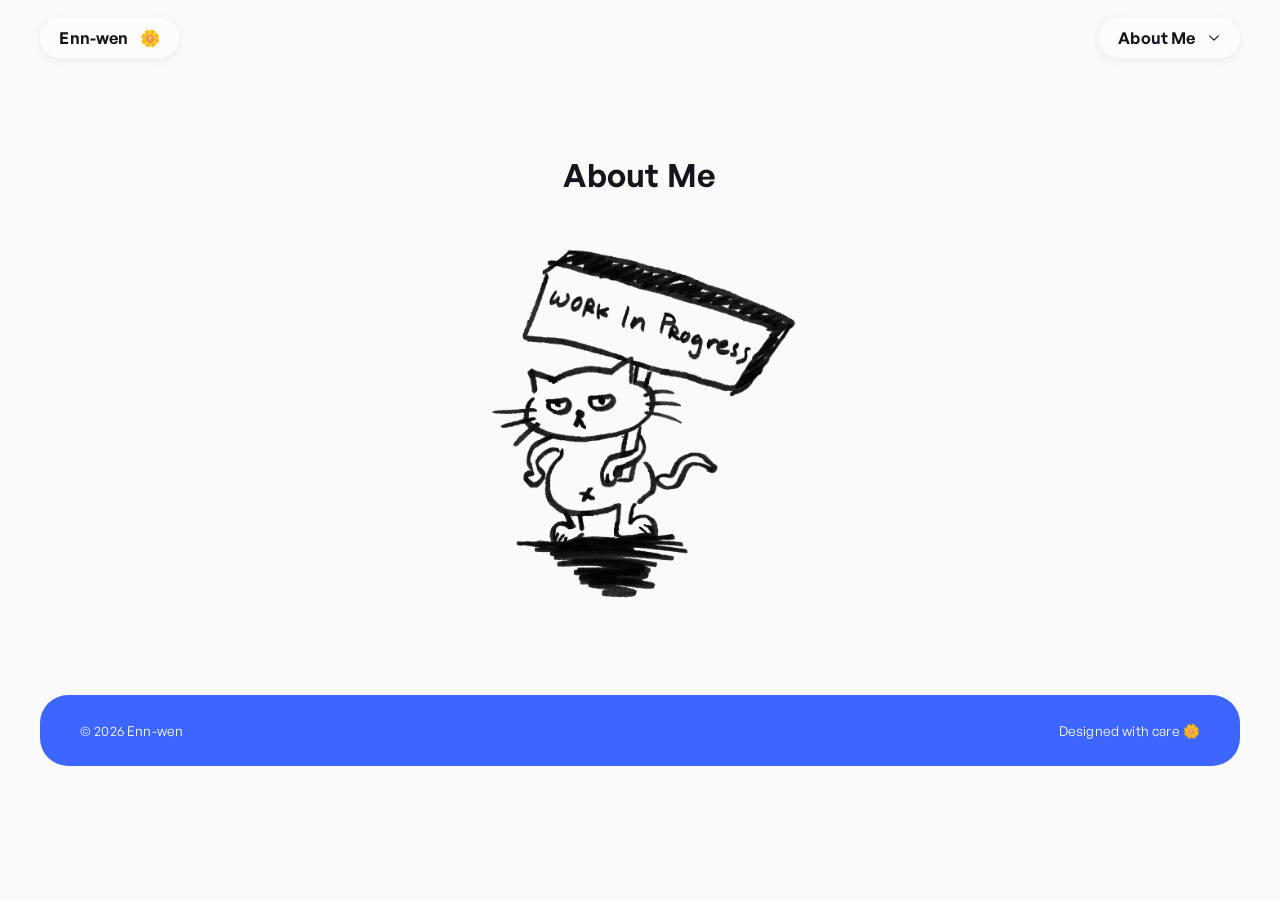
<file: about.html>
<!DOCTYPE html>
<html lang="en">
<head>
  <meta charset="UTF-8">
  <meta name="viewport" content="width=device-width, initial-scale=1.0">
  <title>About Me — Enn-wen</title>
  <meta name="description" content="About Enn-wen, a product designer — page coming soon.">
  <link rel="stylesheet" href="css/style.css">
  <script src="js/main.js" defer></script>
</head>
<body>

  <header class="site-header">
    <a class="wordmark pill" href="index.html">Enn-wen&nbsp;<span class="bloom">🌼</span></a>
    <nav class="site-nav" aria-label="Main">
      <details class="nav-dropdown">
        <summary class="pill nav-dropdown-toggle">About Me<svg class="dropdown-arrow" aria-hidden="true" viewBox="0 0 24 24" fill="none" stroke="currentColor" stroke-width="2" stroke-linecap="round" stroke-linejoin="round"><path d="m19.5 8.25-7.5 7.5-7.5-7.5"/></svg></summary>
        <div class="nav-dropdown-menu">
          <a href="index.html#work">Work</a>
          <a href="about.html" class="is-current" aria-current="page">About Me</a>
          <a href="photography.html">Photography</a>
          <a href="side-projects.html">Side Projects</a>
        </div>
      </details>
    </nav>
  </header>

  <main>
    <section class="section-stub">
      <h2>About Me</h2>
      <img src="img/wip-img.png" alt="Cartoon cat holding a Work In Progress sign" width="852" height="972" loading="lazy">
    </section>
  </main>

  <footer class="site-footer">
    <div class="inner">
      <span>© 2026 Enn-wen</span>
      <span>Designed with care 🌼</span>
    </div>
  </footer>

</body>
</html>
</file>
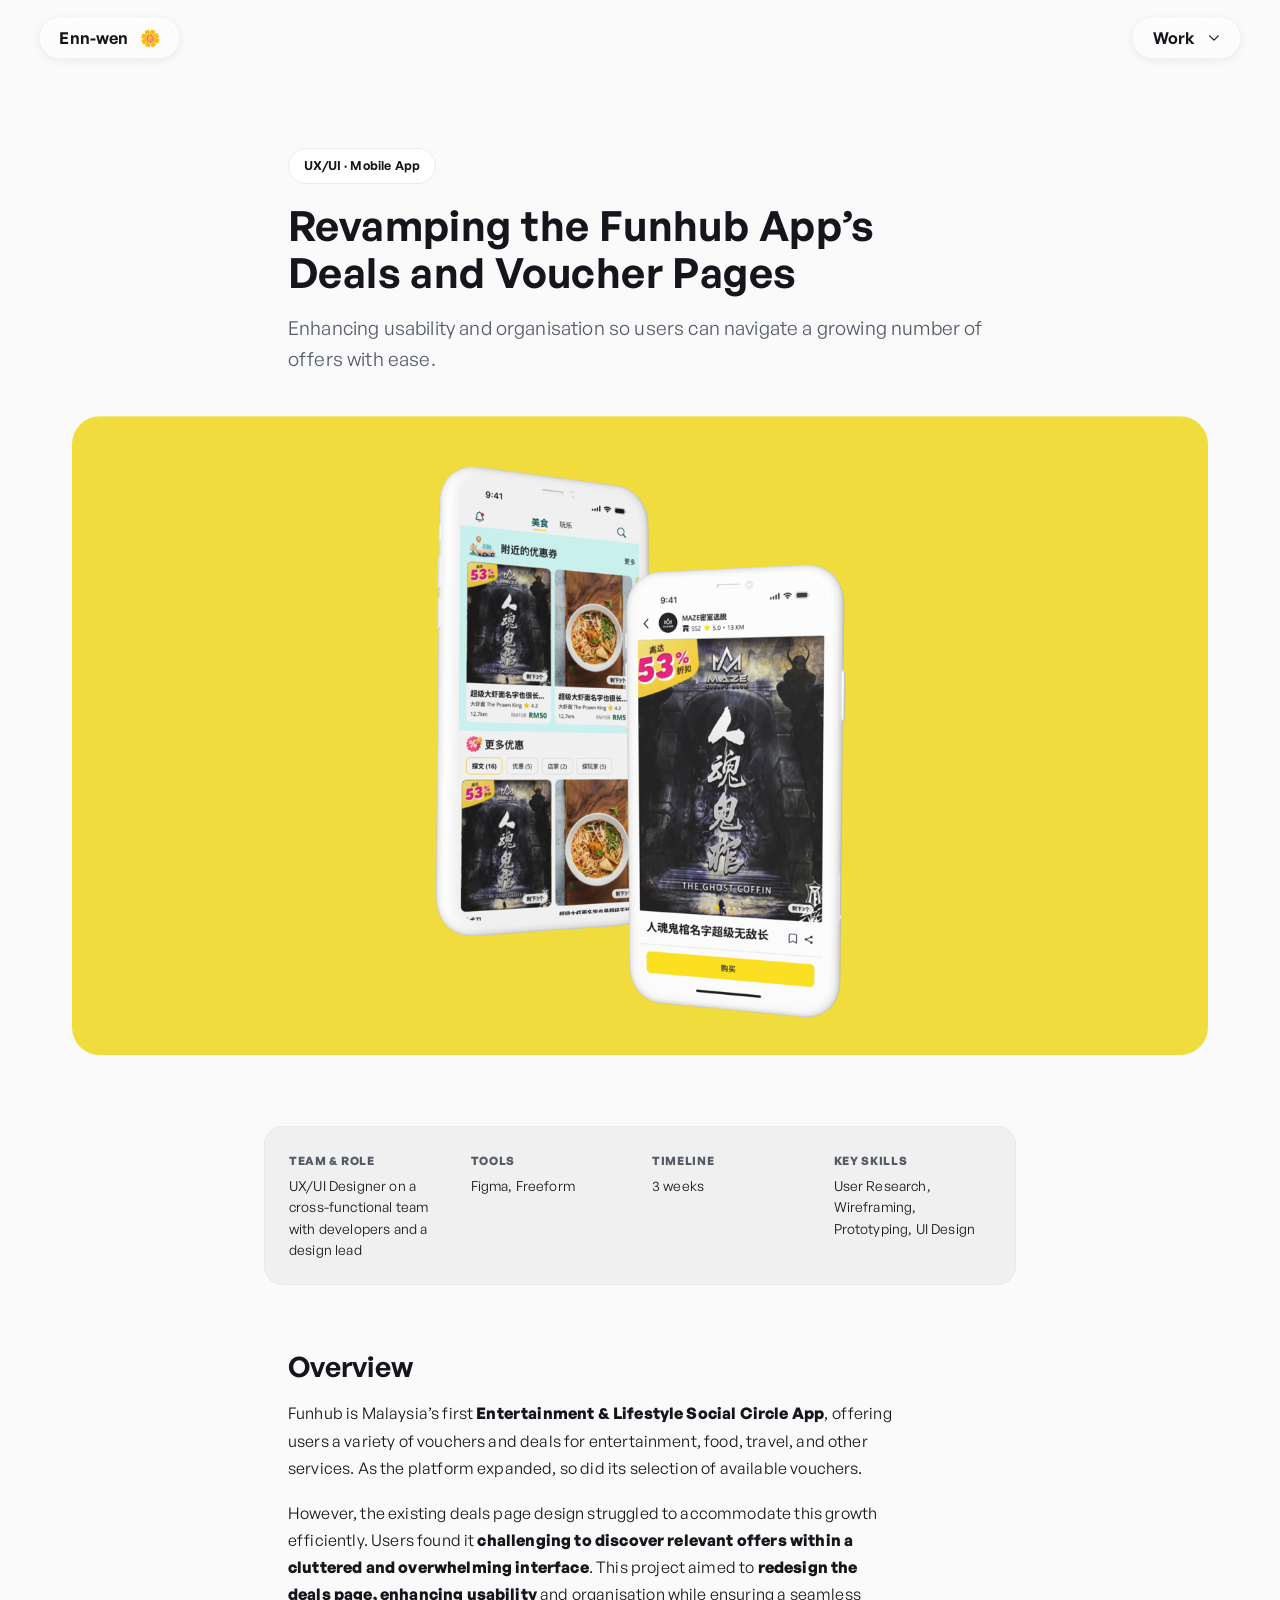
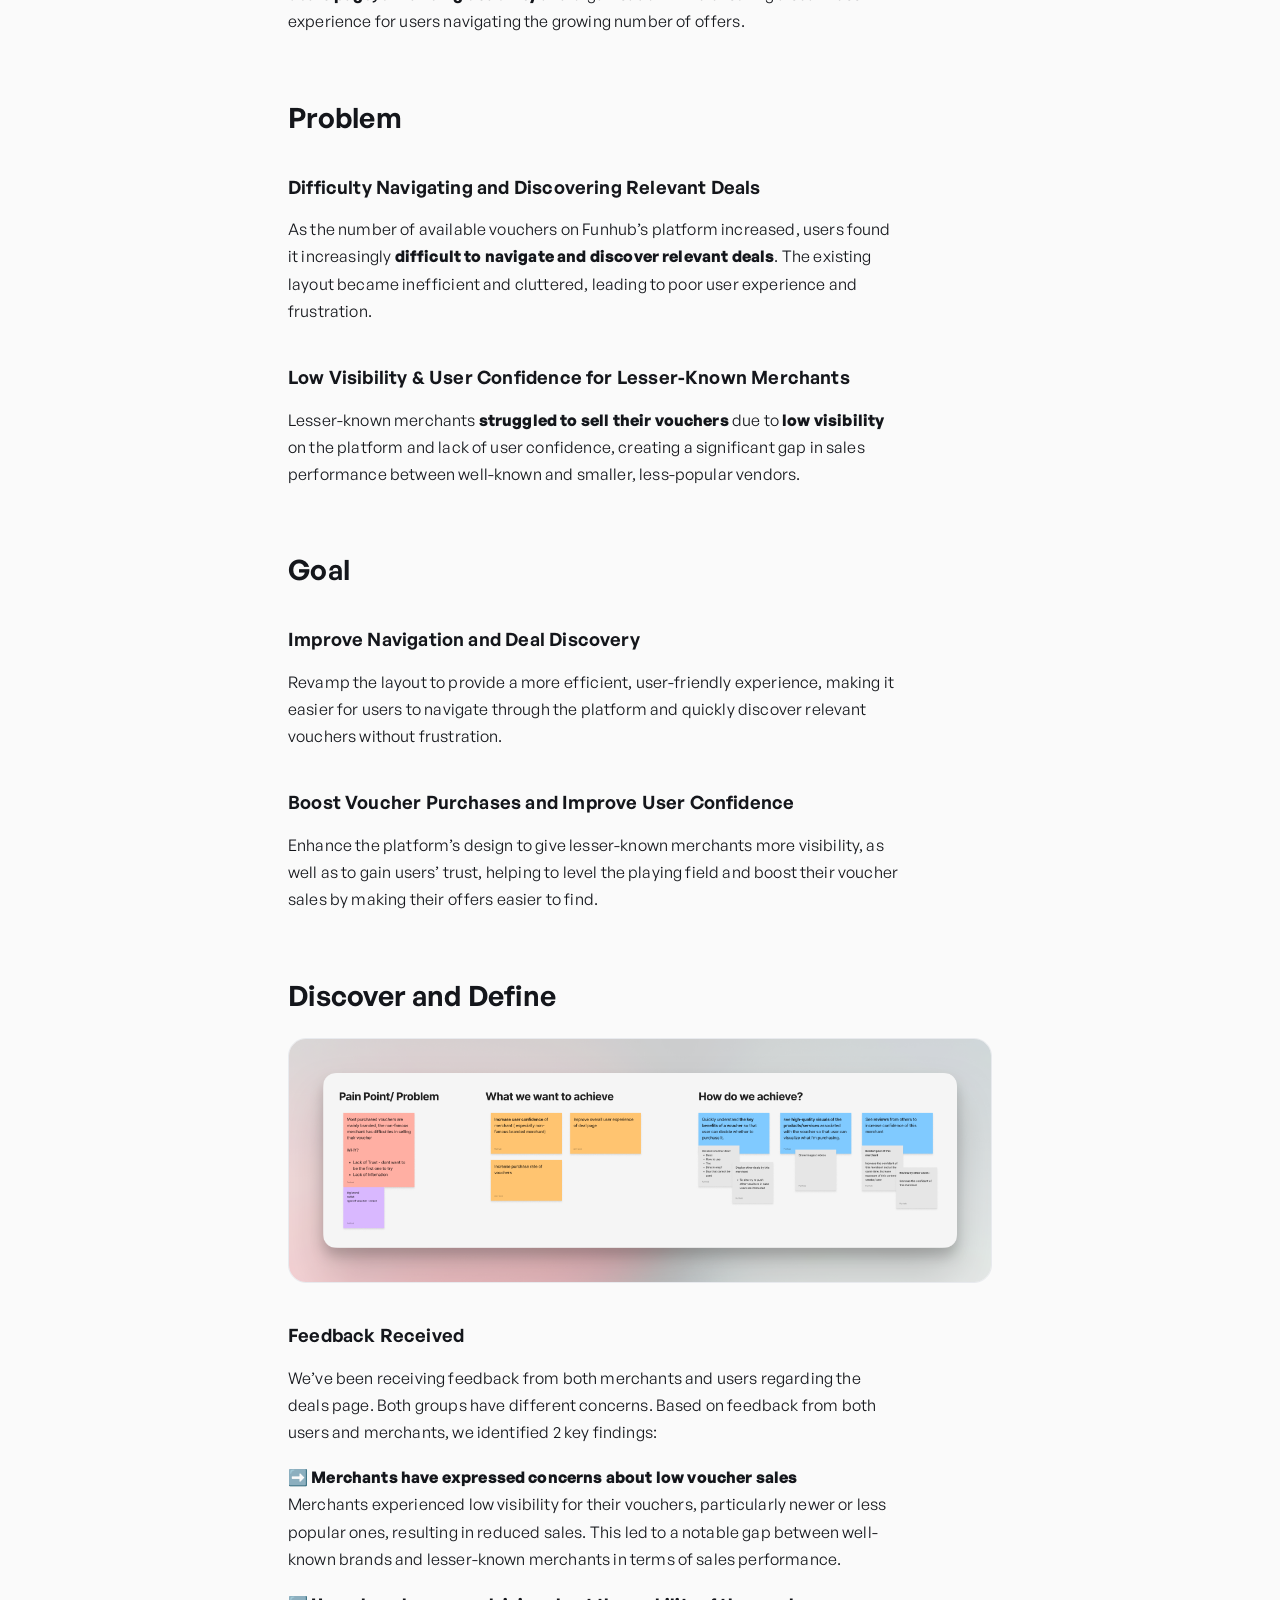
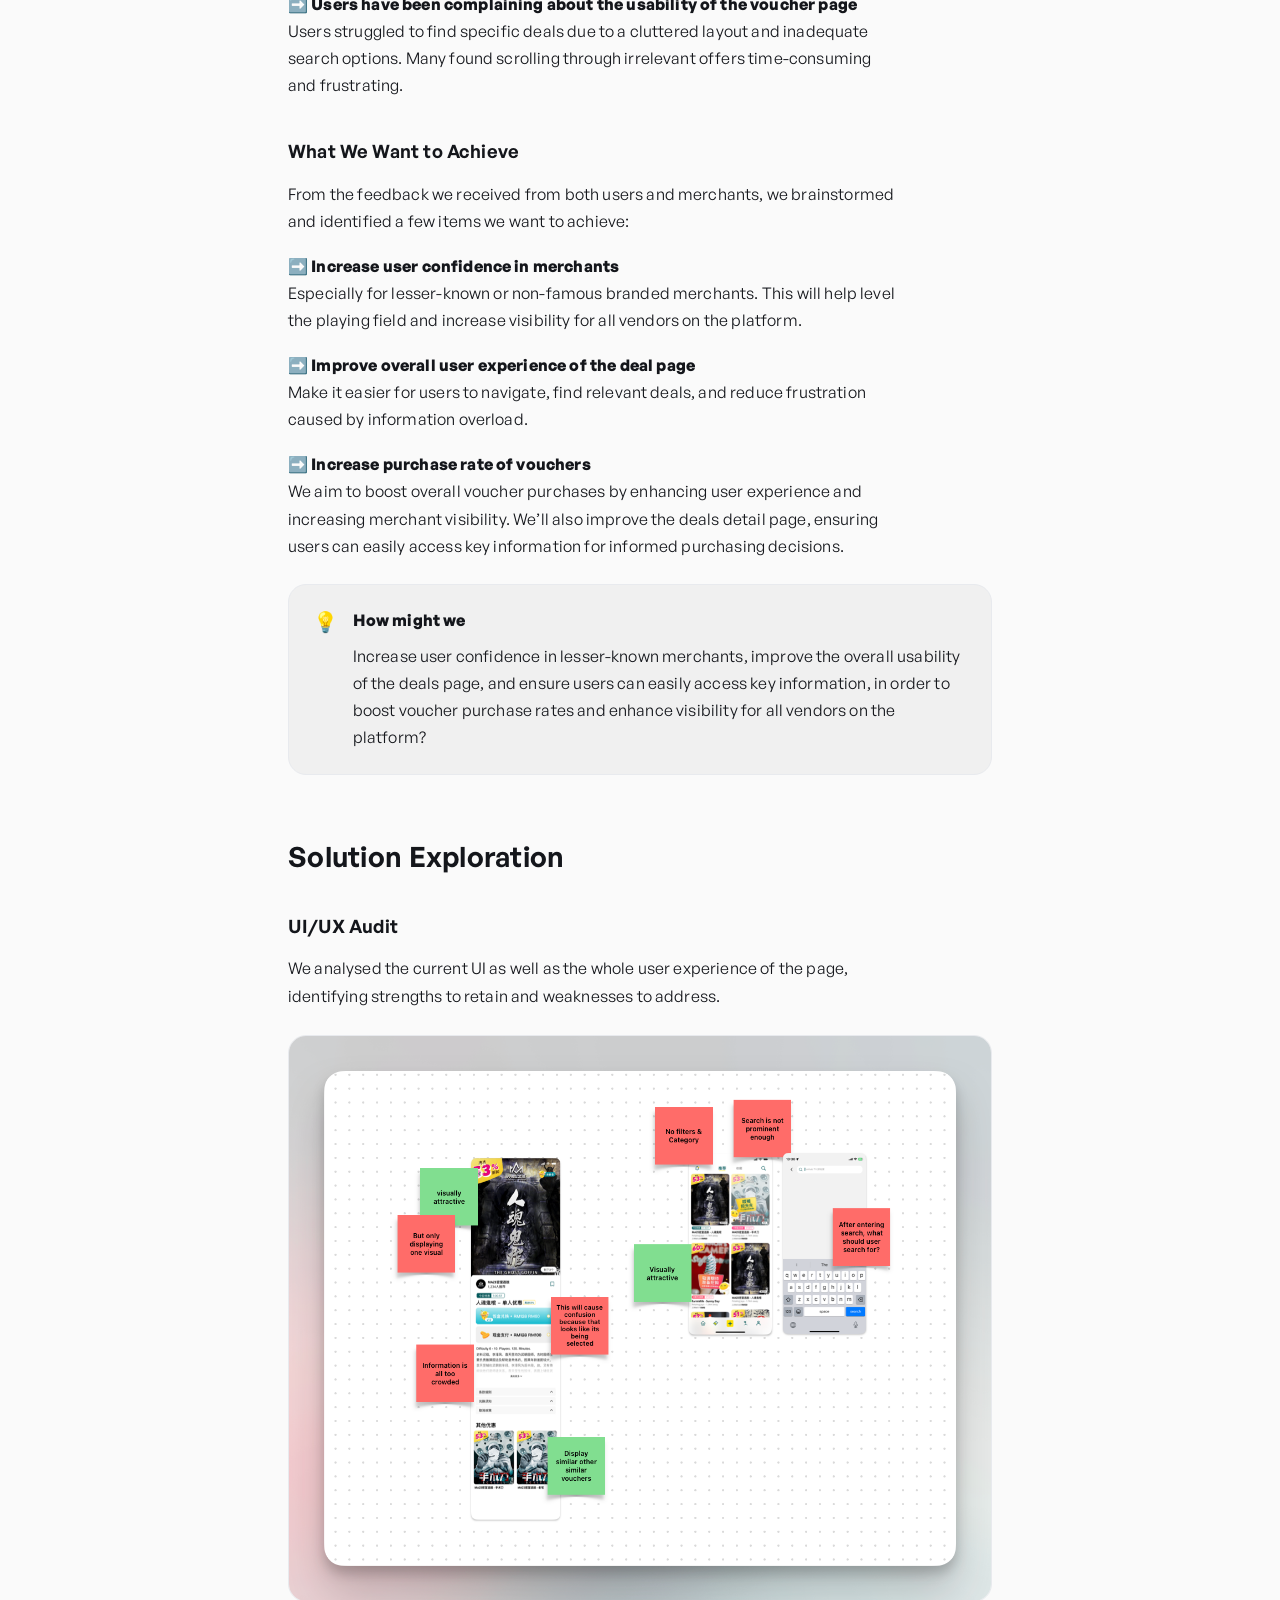
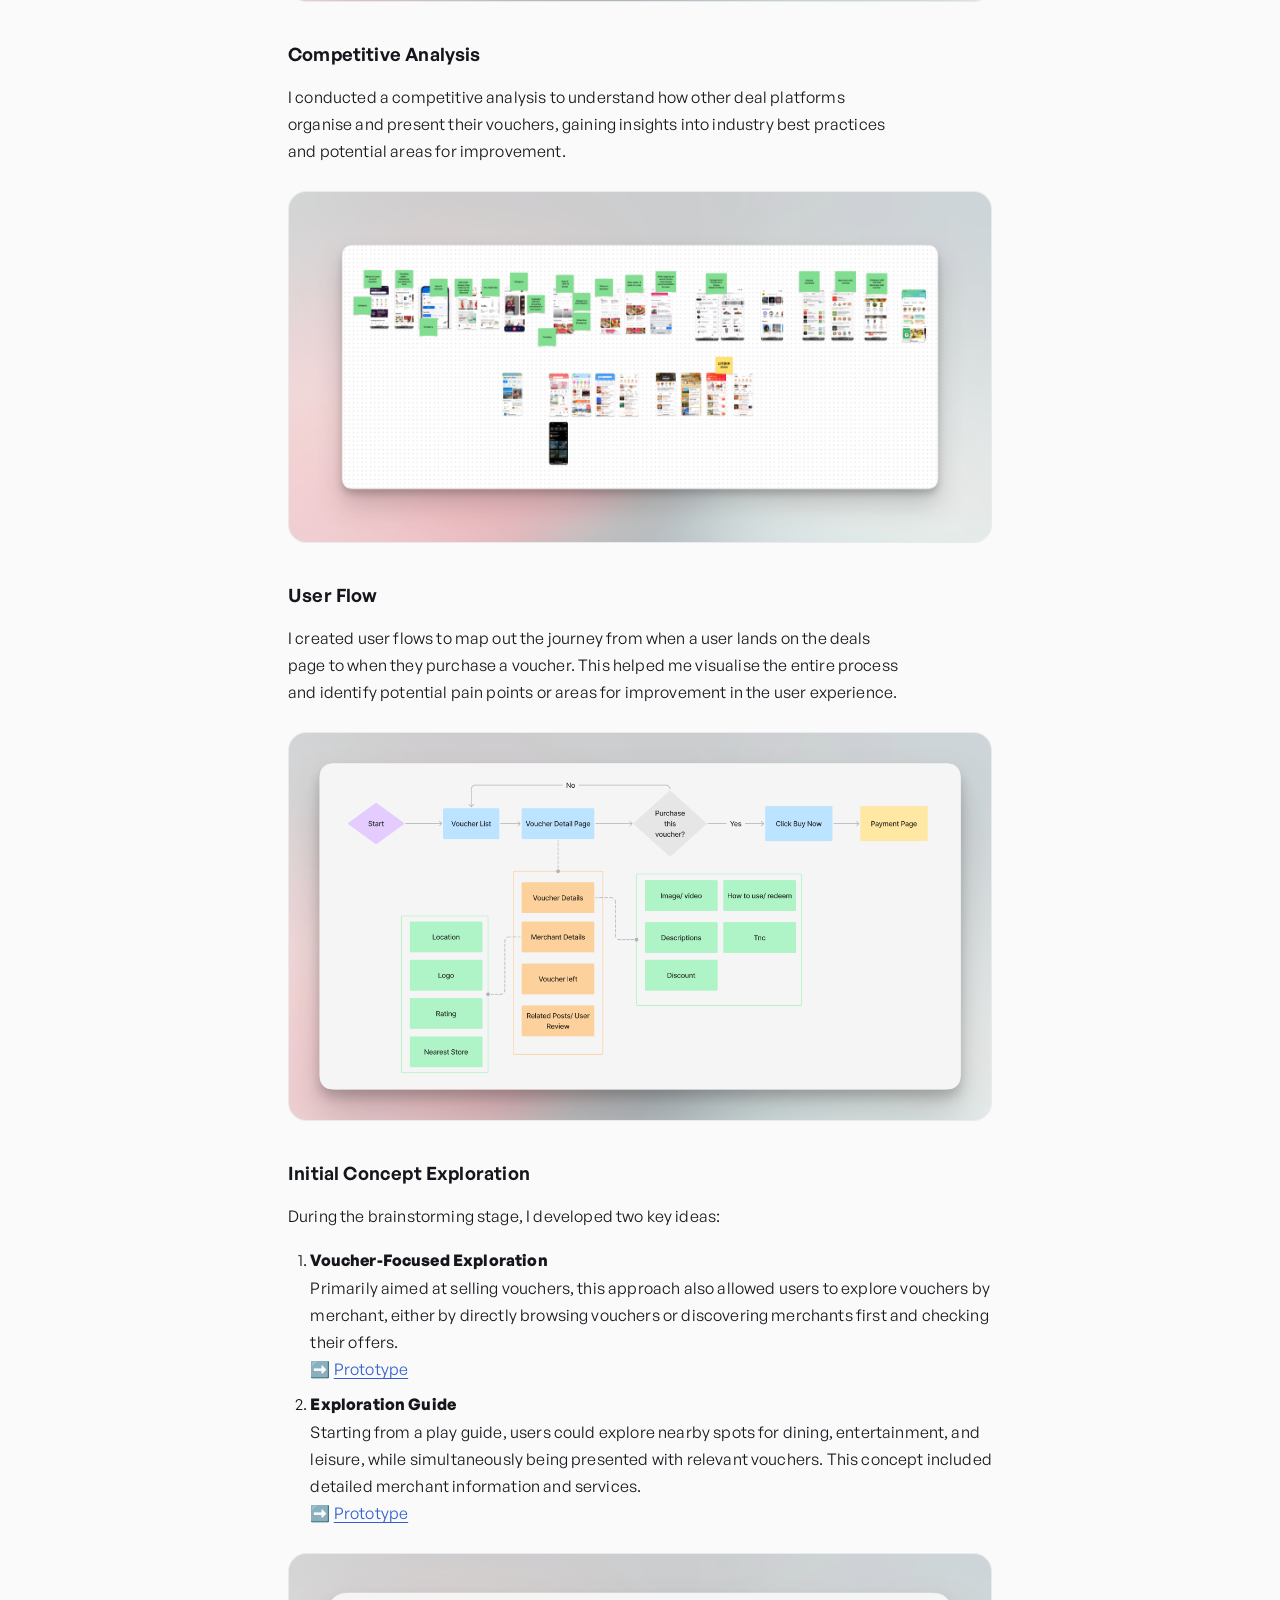
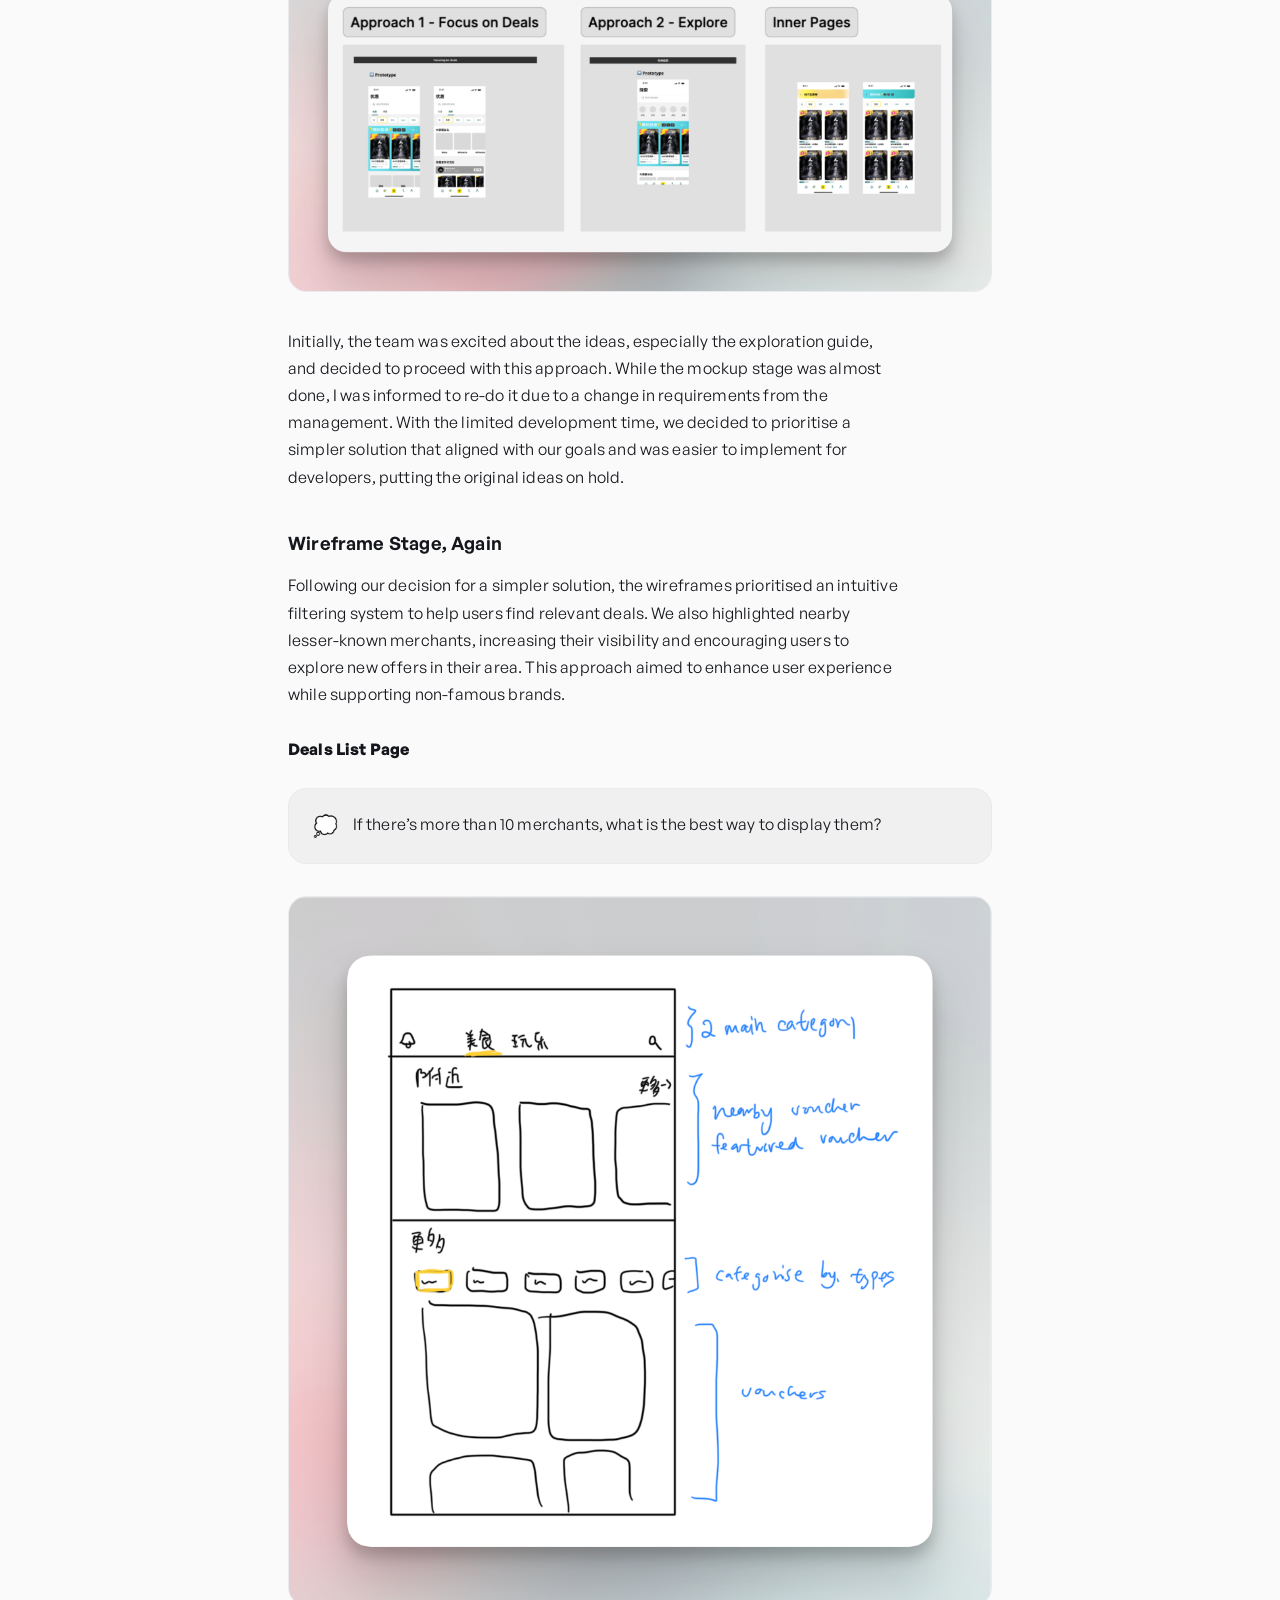
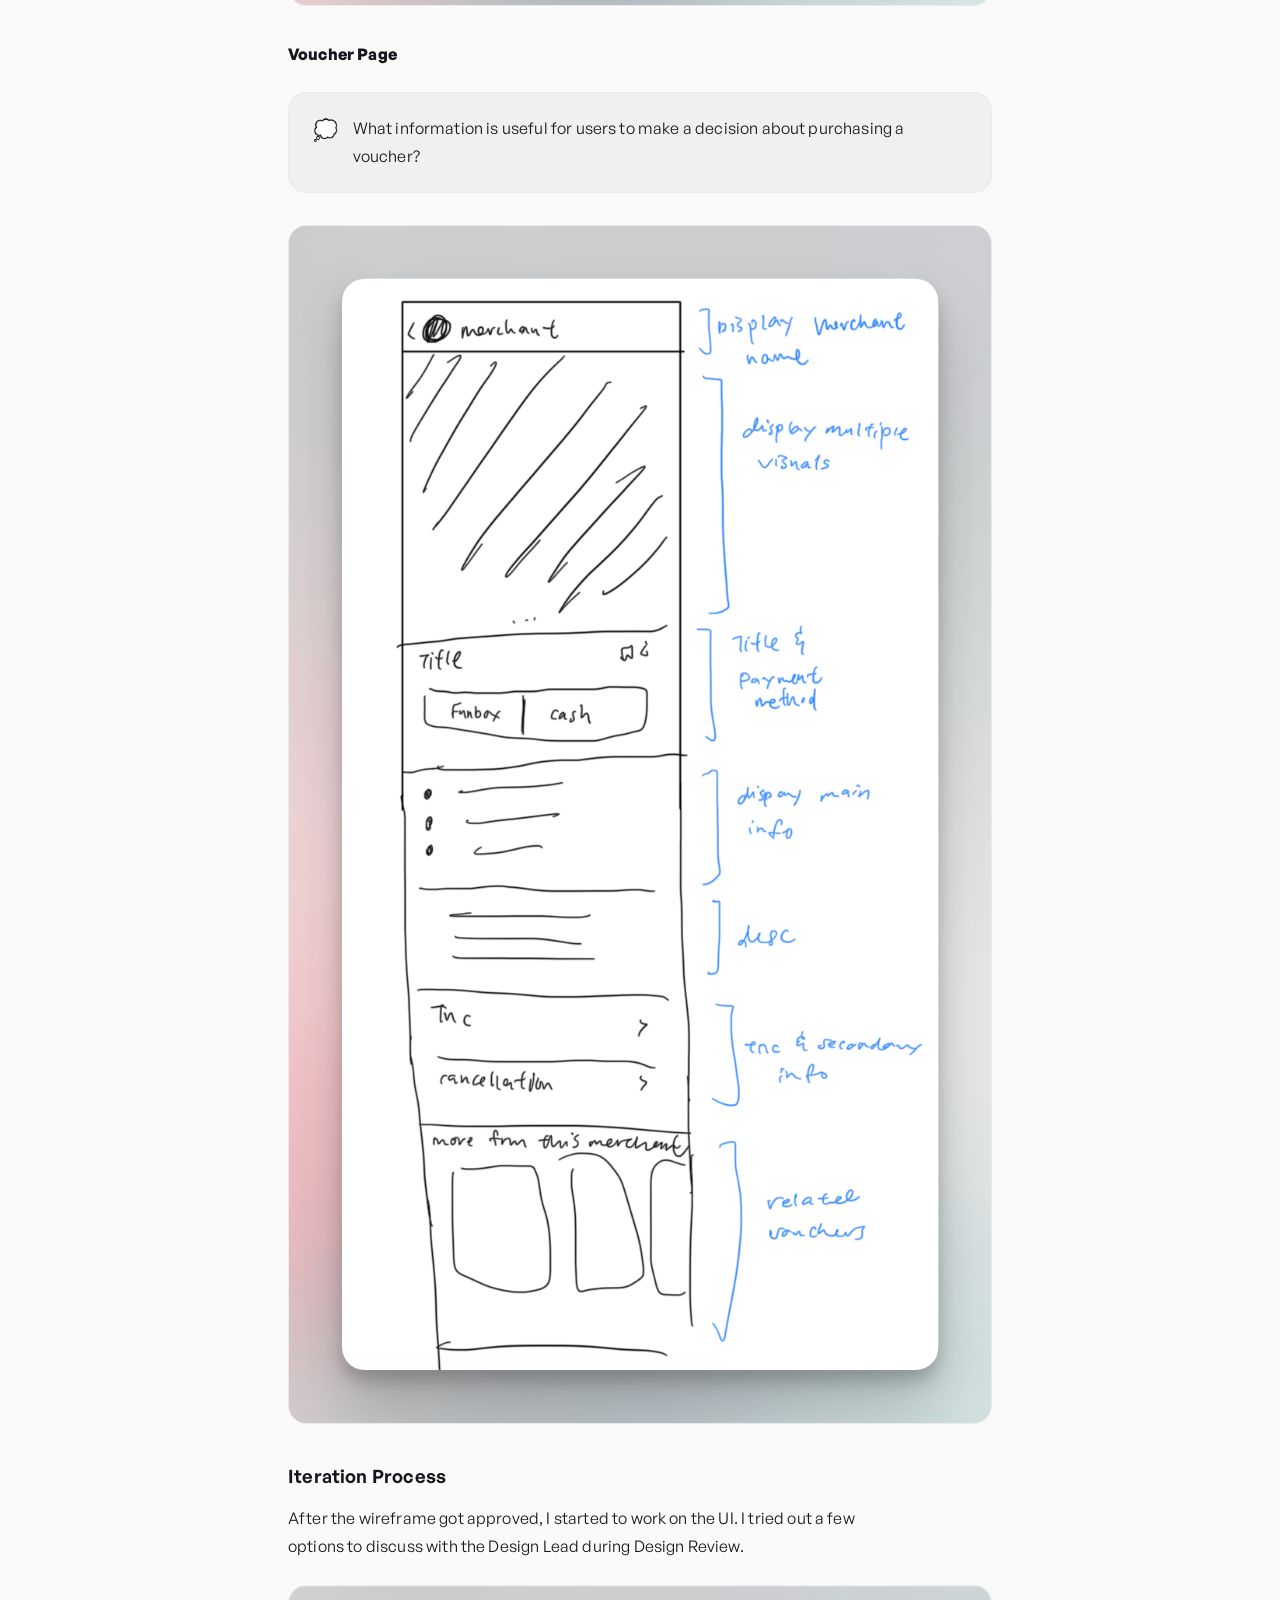
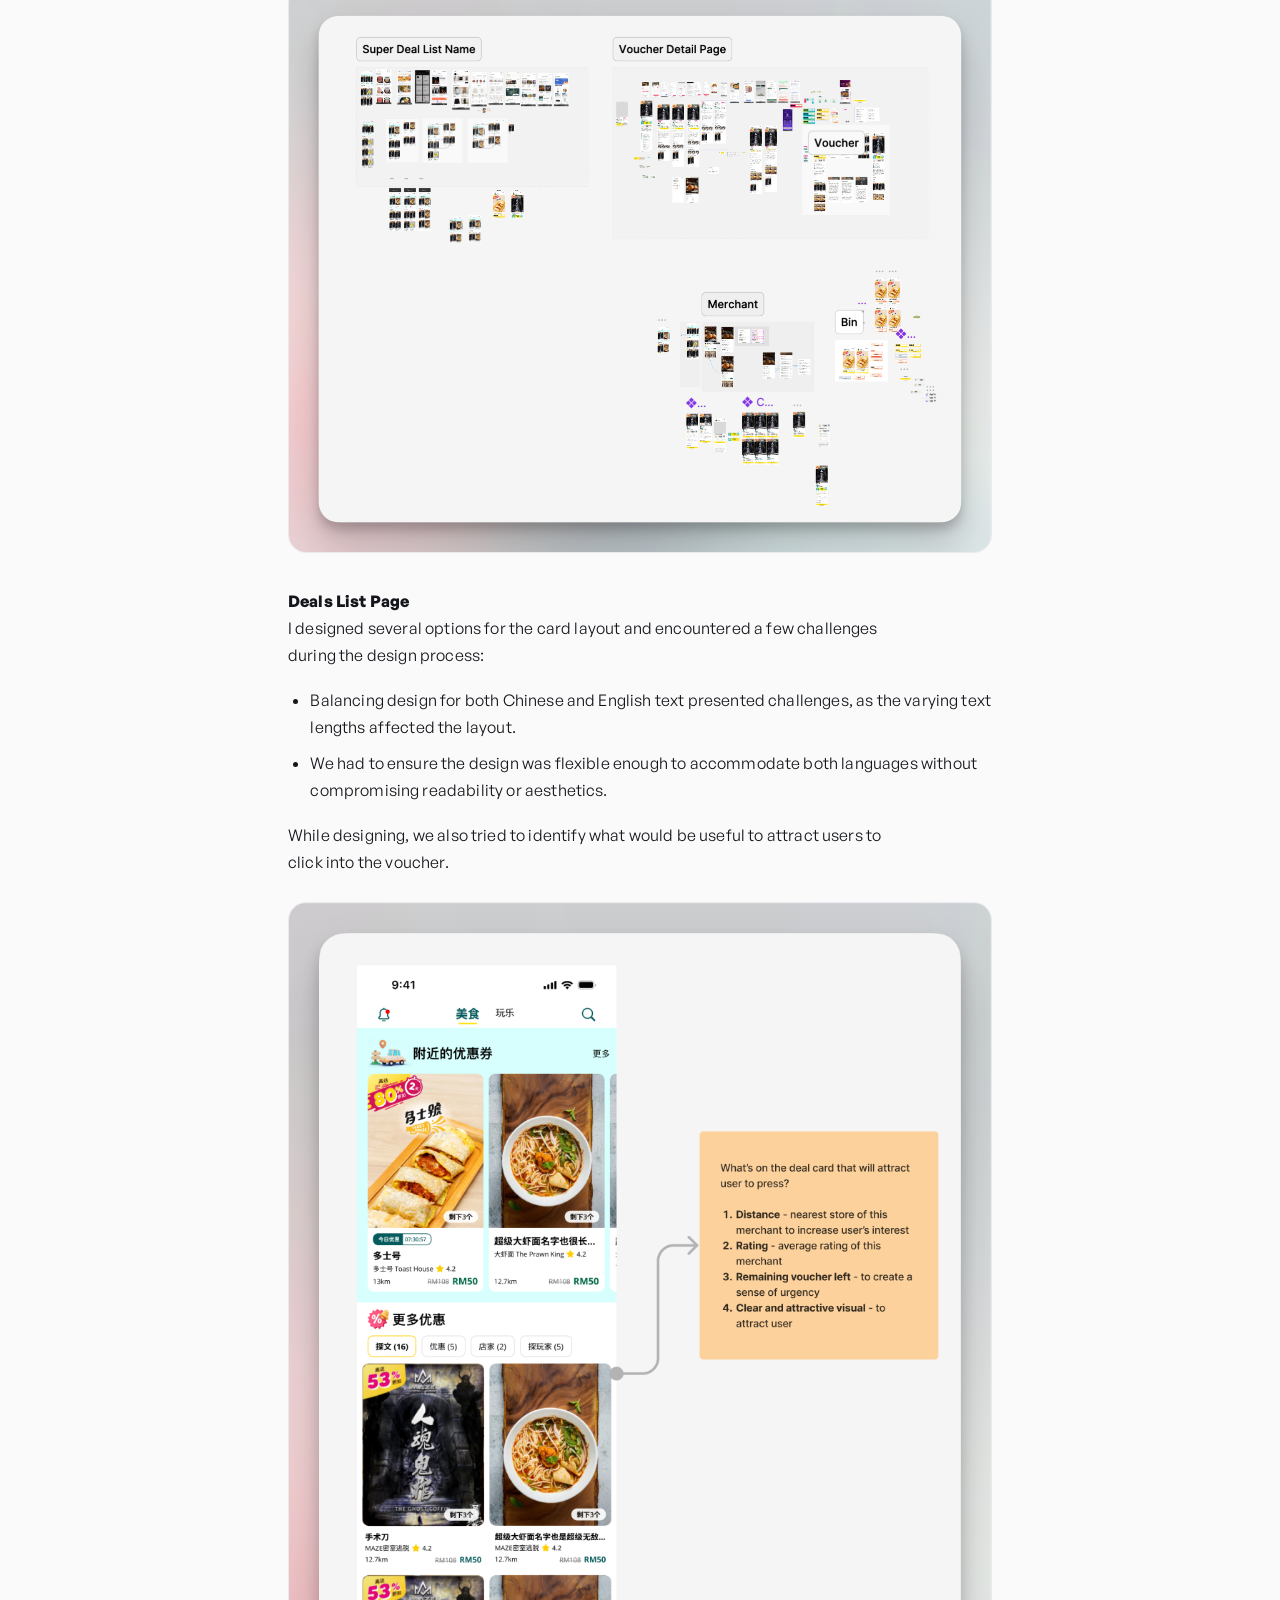
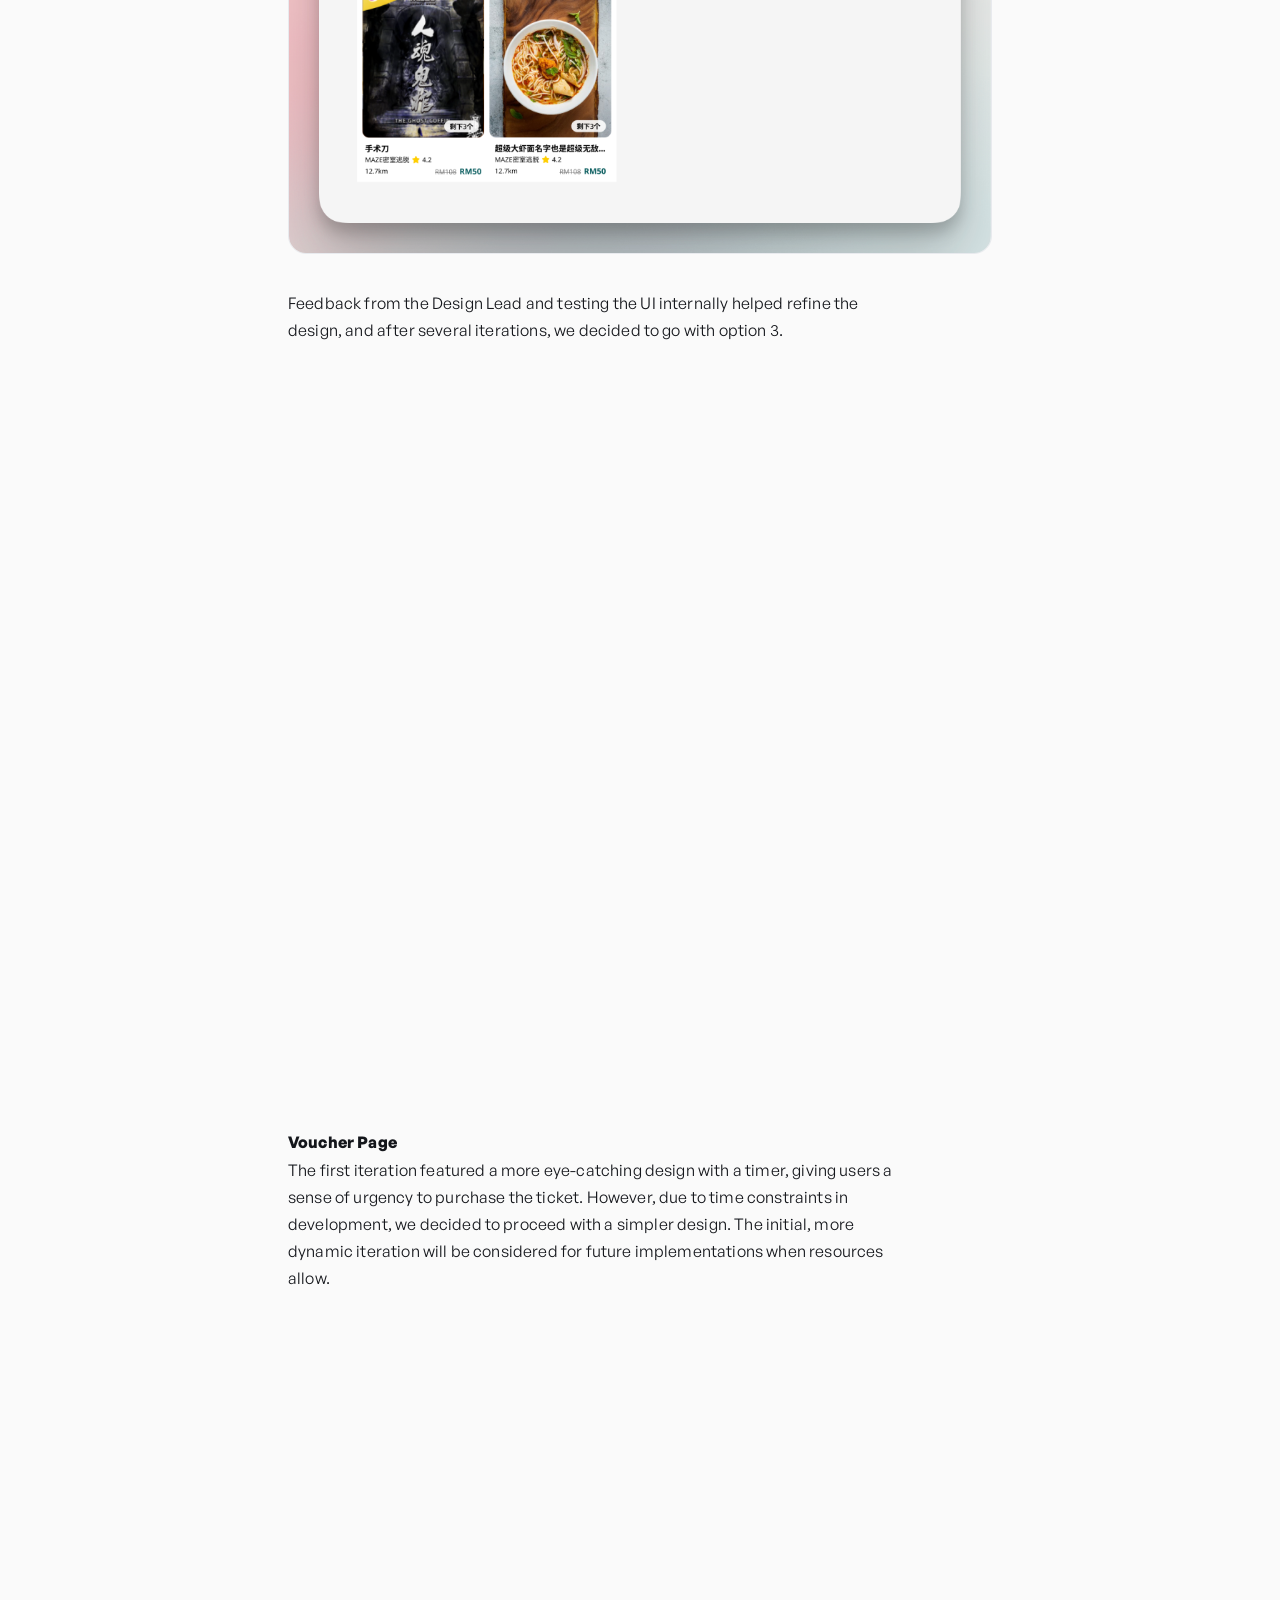
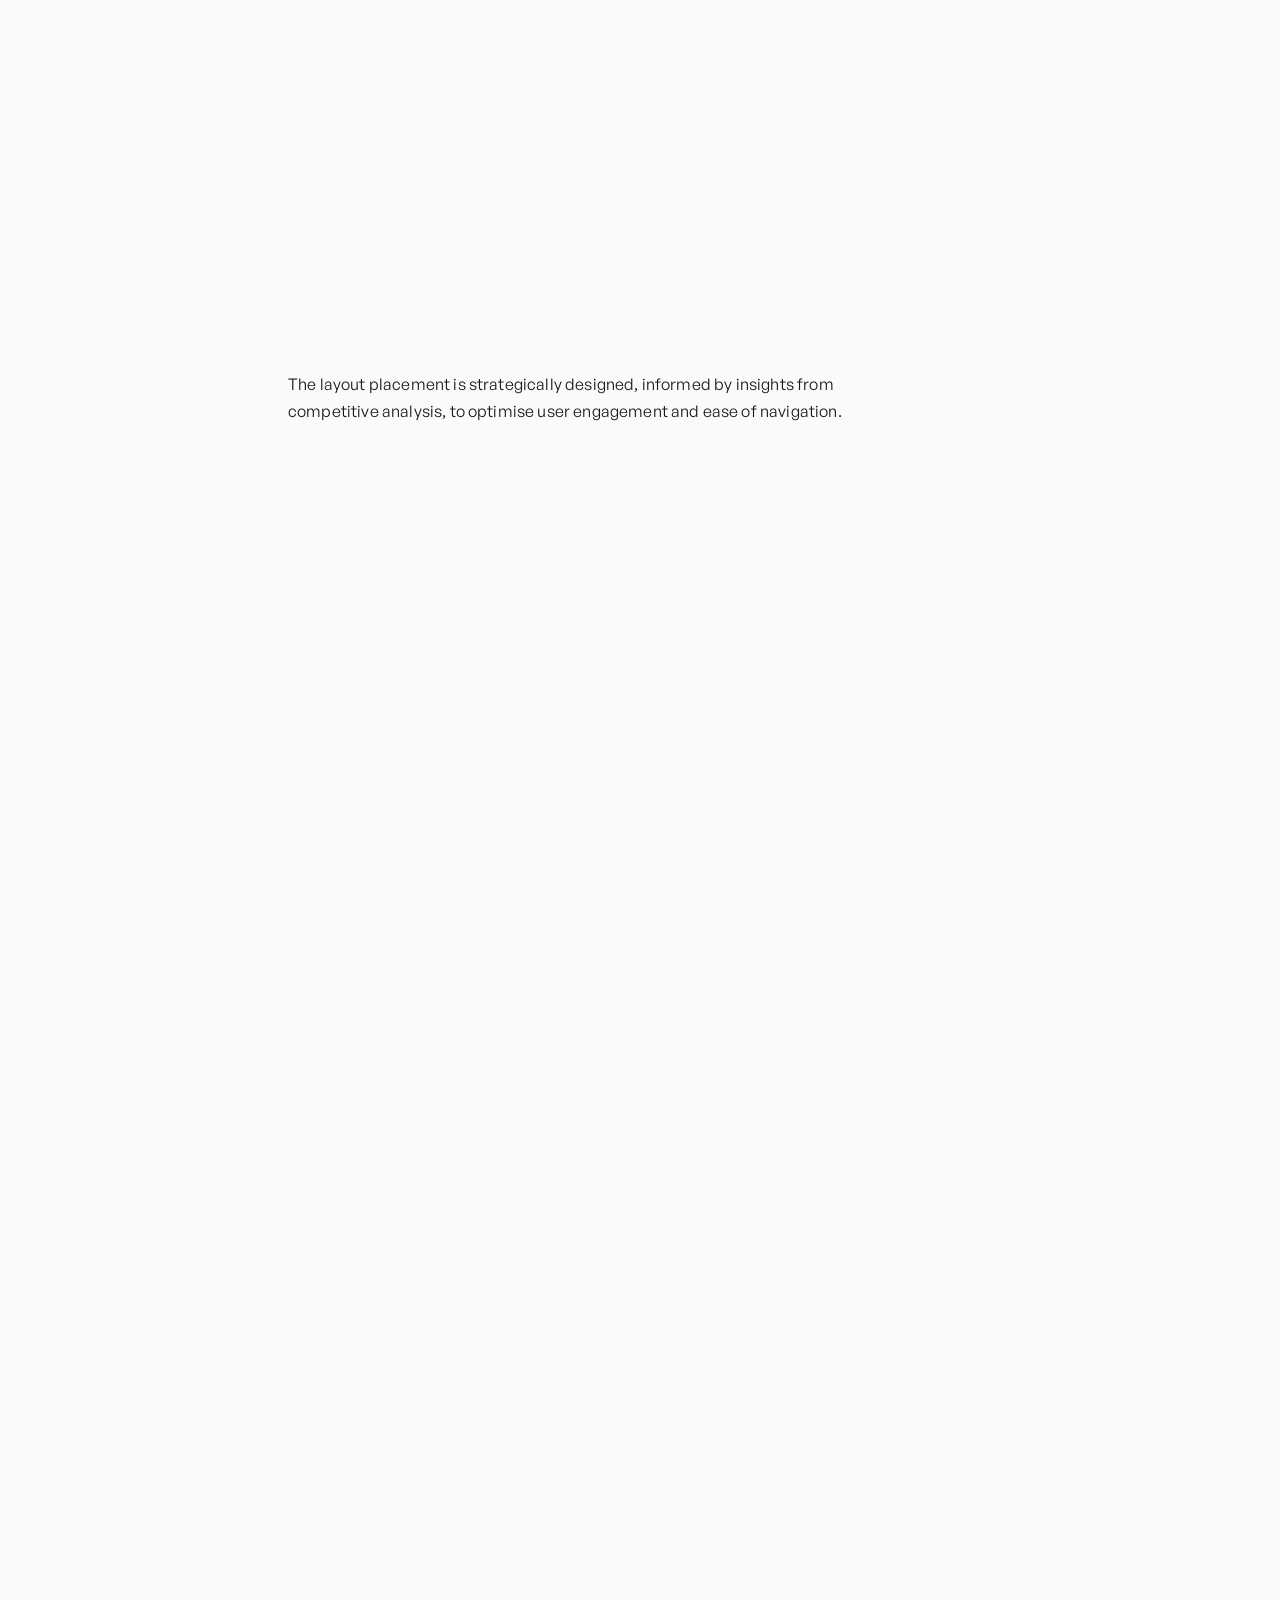
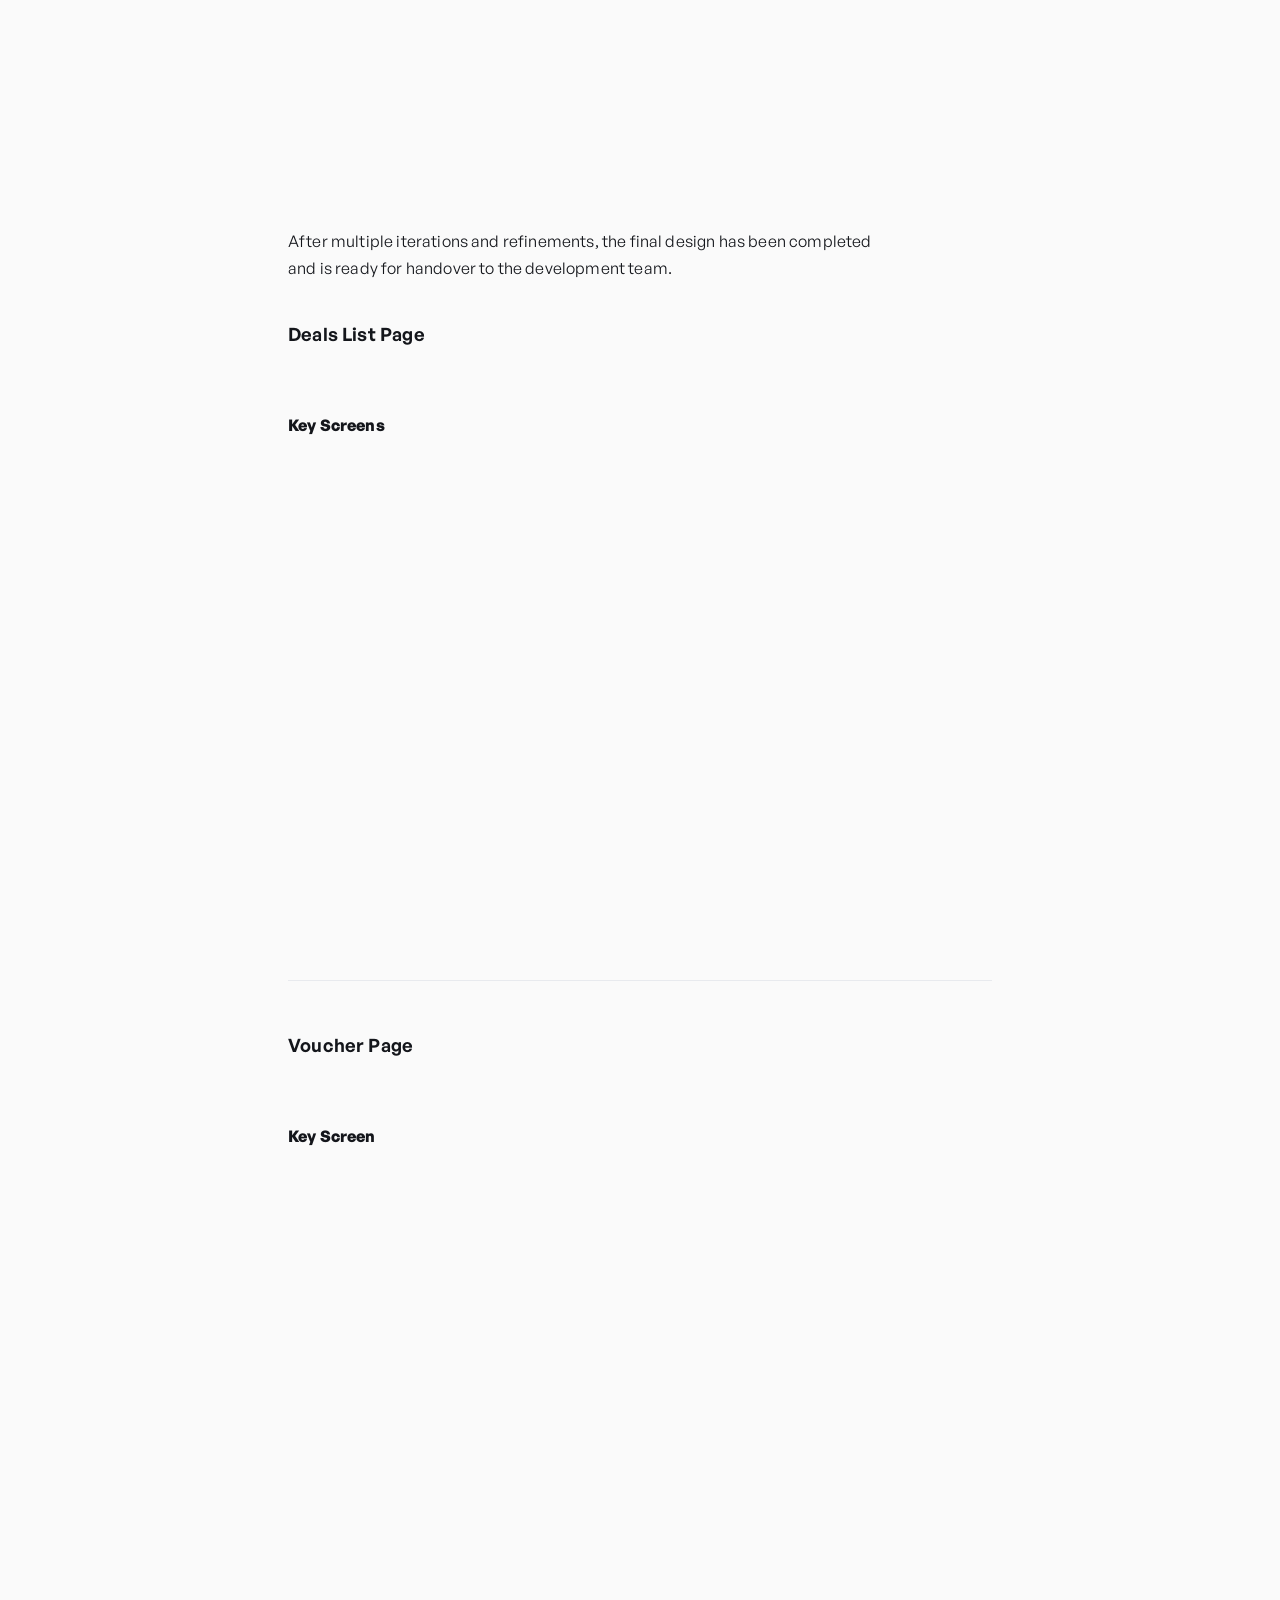
<file: funhub-deals.html>
<!DOCTYPE html>
<html lang="en">
<head>
  <meta charset="UTF-8">
  <meta name="viewport" content="width=device-width, initial-scale=1.0">
  <title>Revamping the Funhub App’s Deals and Voucher Pages — Enn-wen</title>
  <meta name="description" content="UX/UI case study: redesigning the Funhub app’s deals and voucher pages to improve deal discovery and boost visibility for lesser-known merchants.">
  <link rel="stylesheet" href="css/style.css">
  <script src="js/main.js" defer></script>
</head>
<body>

  <header class="site-header">
    <a class="wordmark pill" href="index.html">Enn-wen&nbsp;<span class="bloom">🌼</span></a>
    <nav class="site-nav" aria-label="Main">
      <details class="nav-dropdown">
        <summary class="pill nav-dropdown-toggle">Work<svg class="dropdown-arrow" aria-hidden="true" viewBox="0 0 24 24" fill="none" stroke="currentColor" stroke-width="2" stroke-linecap="round" stroke-linejoin="round"><path d="m19.5 8.25-7.5 7.5-7.5-7.5"/></svg></summary>
        <div class="nav-dropdown-menu">
          <a href="index.html#work" class="is-current" aria-current="page">Work</a>
          <a href="about.html">About Me</a>
          <a href="photography.html">Photography</a>
          <a href="side-projects.html">Side Projects</a>
        </div>
      </details>
    </nav>
  </header>

  <main>
    <section class="case-hero">
      <span class="category">UX/UI · Mobile App</span>
      <h1>Revamping the Funhub App’s Deals and Voucher Pages</h1>
      <p class="lede">Enhancing usability and organisation so users can navigate a growing number of offers with ease.</p>
    </section>

    <div class="case-cover">
      <img src="img/funhub-deals-c891b54adf.png" alt="Final designs of the Funhub deals and voucher pages shown across multiple mobile screens">
    </div>

    <dl class="meta">
      <div>
        <dt>Team &amp; Role</dt>
        <dd>UX/UI Designer on a cross-functional team with developers and a design lead</dd>
      </div>
      <div>
        <dt>Tools</dt>
        <dd>Figma, Freeform</dd>
      </div>
      <div>
        <dt>Timeline</dt>
        <dd>3 weeks</dd>
      </div>
      <div>
        <dt>Key Skills</dt>
        <dd>User Research, Wireframing, Prototyping, UI Design</dd>
      </div>
    </dl>

    <article class="case-body">
      <h2>Overview</h2>
      <p>Funhub is Malaysia’s first <strong>Entertainment &amp; Lifestyle Social Circle App</strong>, offering users a variety of vouchers and deals for entertainment, food, travel, and other services. As the platform expanded, so did its selection of available vouchers.</p>
      <p>However, the existing deals page design struggled to accommodate this growth efficiently. Users found it <strong>challenging to discover relevant offers within a cluttered and overwhelming interface</strong>. This project aimed to <strong>redesign the deals page, enhancing usability</strong> and organisation while ensuring a seamless experience for users navigating the growing number of offers.</p>

      <h2>Problem</h2>
      <h3>Difficulty Navigating and Discovering Relevant Deals</h3>
      <p>As the number of available vouchers on Funhub’s platform increased, users found it increasingly <strong>difficult to navigate and discover relevant deals</strong>. The existing layout became inefficient and cluttered, leading to poor user experience and frustration.</p>
      <h3>Low Visibility &amp; User Confidence for Lesser-Known Merchants</h3>
      <p>Lesser-known merchants <strong>struggled to sell their vouchers</strong> due to <strong>low visibility</strong> on the platform and lack of user confidence, creating a significant gap in sales performance between well-known and smaller, less-popular vendors.</p>

      <h2>Goal</h2>
      <h3>Improve Navigation and Deal Discovery</h3>
      <p>Revamp the layout to provide a more efficient, user-friendly experience, making it easier for users to navigate through the platform and quickly discover relevant vouchers without frustration.</p>
      <h3>Boost Voucher Purchases and Improve User Confidence</h3>
      <p>Enhance the platform’s design to give lesser-known merchants more visibility, as well as to gain users’ trust, helping to level the playing field and boost their voucher sales by making their offers easier to find.</p>

      <h2>Discover and Define</h2>
      <figure>
        <img src="img/funhub-deals-e6095678fc.png" alt="Summary of feedback received from merchants and users about the deals page" loading="lazy">
      </figure>

      <h3>Feedback Received</h3>
      <p>We’ve been receiving feedback from both merchants and users regarding the deals page. Both groups have different concerns. Based on feedback from both users and merchants, we identified 2 key findings:</p>
      <p><strong>➡️ Merchants have expressed concerns about low voucher sales</strong><br>
      Merchants experienced low visibility for their vouchers, particularly newer or less popular ones, resulting in reduced sales. This led to a notable gap between well-known brands and lesser-known merchants in terms of sales performance.</p>
      <p><strong>➡️ Users have been complaining about the usability of the voucher page</strong><br>
      Users struggled to find specific deals due to a cluttered layout and inadequate search options. Many found scrolling through irrelevant offers time-consuming and frustrating.</p>

      <h3>What We Want to Achieve</h3>
      <p>From the feedback we received from both users and merchants, we brainstormed and identified a few items we want to achieve:</p>
      <p><strong>➡️ Increase user confidence in merchants</strong><br>
      Especially for lesser-known or non-famous branded merchants. This will help level the playing field and increase visibility for all vendors on the platform.</p>
      <p><strong>➡️ Improve overall user experience of the deal page</strong><br>
      Make it easier for users to navigate, find relevant deals, and reduce frustration caused by information overload.</p>
      <p><strong>➡️ Increase purchase rate of vouchers</strong><br>
      We aim to boost overall voucher purchases by enhancing user experience and increasing merchant visibility. We’ll also improve the deals detail page, ensuring users can easily access key information for informed purchasing decisions.</p>

      <div class="callout">
        <span class="icon" aria-hidden="true">💡</span>
        <div>
          <p><strong>How might we</strong></p>
          <p>Increase user confidence in lesser-known merchants, improve the overall usability of the deals page, and ensure users can easily access key information, in order to boost voucher purchase rates and enhance visibility for all vendors on the platform?</p>
        </div>
      </div>

      <h2>Solution Exploration</h2>
      <h3>UI/UX Audit</h3>
      <p>We analysed the current UI as well as the whole user experience of the page, identifying strengths to retain and weaknesses to address.</p>
      <figure>
        <img src="img/funhub-deals-6936299602.png" alt="UI/UX audit of the existing Funhub deals page with annotated strengths and weaknesses" loading="lazy">
      </figure>

      <h3>Competitive Analysis</h3>
      <p>I conducted a competitive analysis to understand how other deal platforms organise and present their vouchers, gaining insights into industry best practices and potential areas for improvement.</p>
      <figure>
        <img src="img/funhub-deals-dac801f239.png" alt="Competitive analysis comparing deal platforms and how they organise vouchers" loading="lazy">
      </figure>

      <h3>User Flow</h3>
      <p>I created user flows to map out the journey from when a user lands on the deals page to when they purchase a voucher. This helped me visualise the entire process and identify potential pain points or areas for improvement in the user experience.</p>
      <figure>
        <img src="img/funhub-deals-bf456342a4.png" alt="User flow diagram from landing on the deals page to purchasing a voucher" loading="lazy">
      </figure>

      <h3>Initial Concept Exploration</h3>
      <p>During the brainstorming stage, I developed two key ideas:</p>
      <ol>
        <li>
          <strong>Voucher-Focused Exploration</strong><br>
          Primarily aimed at selling vouchers, this approach also allowed users to explore vouchers by merchant, either by directly browsing vouchers or discovering merchants first and checking their offers.<br>
          ➡️ <a href="https://www.figma.com/proto/Mv3bdHXmoCySuQpPZ3wwqm/Funhub-App-%7C-Deal-Page-Revamp?page-id=0%3A1&type=design&node-id=295-3369&viewport=-308%2C-300%2C0.57&t=3bArHv4hoMSbFwFX-1&scaling=scale-down&starting-point-node-id=295%3A3369&show-proto-sidebar=1" target="_blank" rel="noopener">Prototype</a>
        </li>
        <li>
          <strong>Exploration Guide</strong><br>
          Starting from a play guide, users could explore nearby spots for dining, entertainment, and leisure, while simultaneously being presented with relevant vouchers. This concept included detailed merchant information and services.<br>
          ➡️ <a href="https://www.figma.com/proto/Mv3bdHXmoCySuQpPZ3wwqm/Funhub-App-%7C-Deal-Page-Revamp?page-id=0%3A1&type=design&node-id=295-4395&viewport=-308%2C-300%2C0.57&t=3bArHv4hoMSbFwFX-1&scaling=scale-down&starting-point-node-id=295%3A4395&show-proto-sidebar=1" target="_blank" rel="noopener">Prototype</a>
        </li>
      </ol>
      <figure>
        <img src="img/funhub-deals-3c7e330de5.png" alt="Early concept mockups of the voucher-focused exploration and exploration guide ideas" loading="lazy">
      </figure>
      <p>Initially, the team was excited about the ideas, especially the exploration guide, and decided to proceed with this approach. While the mockup stage was almost done, I was informed to re-do it due to a change in requirements from the management. With the limited development time, we decided to prioritise a simpler solution that aligned with our goals and was easier to implement for developers, putting the original ideas on hold.</p>

      <h3>Wireframe Stage, Again</h3>
      <p>Following our decision for a simpler solution, the wireframes prioritised an intuitive filtering system to help users find relevant deals. We also highlighted nearby lesser-known merchants, increasing their visibility and encouraging users to explore new offers in their area. This approach aimed to enhance user experience while supporting non-famous brands.</p>

      <h4><strong>Deals List Page</strong></h4>
      <div class="callout">
        <span class="icon" aria-hidden="true">💭</span>
        <p>If there’s more than 10 merchants, what is the best way to display them?</p>
      </div>
      <figure>
        <img src="img/funhub-deals-82ae278493.png" alt="Wireframes of the deals list page exploring filtering and merchant display" loading="lazy">
      </figure>

      <h4><strong>Voucher Page</strong></h4>
      <div class="callout">
        <span class="icon" aria-hidden="true">💭</span>
        <p>What information is useful for users to make a decision about purchasing a voucher?</p>
      </div>
      <figure>
        <img src="img/funhub-deals-cc035308b5.png" alt="Wireframes of the voucher page exploring information hierarchy for purchase decisions" loading="lazy">
      </figure>

      <h3>Iteration Process</h3>
      <p>After the wireframe got approved, I started to work on the UI. I tried out a few options to discuss with the Design Lead during Design Review.</p>
      <figure>
        <img src="img/funhub-deals-cabb0b534b.png" alt="UI iterations of the deals page explored during design review" loading="lazy">
      </figure>

      <p><strong>Deals List Page</strong><br>
      I designed several options for the card layout and encountered a few challenges during the design process:</p>
      <ul>
        <li>Balancing design for both Chinese and English text presented challenges, as the varying text lengths affected the layout.</li>
        <li>We had to ensure the design was flexible enough to accommodate both languages without compromising readability or aesthetics.</li>
      </ul>
      <p>While designing, we also tried to identify what would be useful to attract users to click into the voucher.</p>
      <figure>
        <img src="img/funhub-deals-afcdd1e033.png" alt="Card layout options for the deals list page in English and Chinese" loading="lazy">
      </figure>
      <p>Feedback from the Design Lead and testing the UI internally helped refine the design, and after several iterations, we decided to go with option 3.</p>
      <figure>
        <img src="img/funhub-deals-0a8eb58700.png" alt="Comparison of card design options with option 3 selected" loading="lazy">
      </figure>

      <p><strong>Voucher Page</strong><br>
      The first iteration featured a more eye-catching design with a timer, giving users a sense of urgency to purchase the ticket. However, due to time constraints in development, we decided to proceed with a simpler design. The initial, more dynamic iteration will be considered for future implementations when resources allow.</p>
      <figure>
        <img src="img/funhub-deals-5382bc77f6.png" alt="Voucher page iterations, from a timer-driven design to a simpler layout" loading="lazy">
      </figure>
      <p>The layout placement is strategically designed, informed by insights from competitive analysis, to optimise user engagement and ease of navigation.</p>
      <figure>
        <img src="img/funhub-deals-9c212ebd44.png" alt="Annotated voucher page layout showing strategic placement of key information" loading="lazy">
      </figure>

      <h2>Final Design</h2>
      <p>After multiple iterations and refinements, the final design has been completed and is ready for handover to the development team.</p>

      <h3>Deals List Page</h3>
      <figure>
        <img src="img/funhub-deals-0ef3a6722f.png" alt="Final deals list page design" loading="lazy">
      </figure>

      <p><strong>Key Screens</strong></p>
      <div class="feature-row">
        <figure>
          <img src="img/funhub-deals-0c2bfdc8d3.png" alt="Final card design showing imagery, title, rating, distance, price, and remaining vouchers" loading="lazy">
        </figure>
        <div>
          <h4>New Card Design</h4>
          <ul>
            <li>Redesigned with a card-based layout that allowed users to see more deals at once.</li>
            <li>Each card featured clear imagery, titles, rating, distance, price, and remaining vouchers.</li>
          </ul>
        </div>
      </div>

      <div class="feature-row">
        <div>
          <h4>Nearby Deals Section</h4>
          <p>A new “Nearby Deals” section was introduced to improve visibility for local and lesser-known merchants.</p>
        </div>
        <figure>
          <img src="img/funhub-deals-1cb60cdf7c.png" alt="Nearby deals section highlighting local and lesser-known merchants" loading="lazy">
        </figure>
      </div>

      <div class="feature-row">
        <figure>
          <img src="img/funhub-deals-6315fede68.png" alt="Category tabs at the top of the deals page for filtering vouchers" loading="lazy">
        </figure>
        <div>
          <h4>Category System</h4>
          <p>Users can filter vouchers using category tabs at the top of the page, making it easier to find specific types of deals.</p>
        </div>
      </div>

      <hr>

      <h3>Voucher Page</h3>
      <figure>
        <img src="img/funhub-deals-54a9ce2605.png" alt="Final voucher page design" loading="lazy">
      </figure>

      <p><strong>Key Screen</strong></p>
      <div class="feature-row">
        <figure>
          <img src="img/funhub-deals-c24087c9e0.gif" alt="Animated prototype of the final voucher page interaction" loading="lazy">
        </figure>
        <div>
          <h4>Key Features</h4>
          <ul>
            <li>Position merchant information at the top to enhance visibility</li>
            <li>Add information summary section to provide key decision-making details</li>
            <li>Include clear pricing information, terms and conditions, and usage instructions</li>
            <li>Display user ratings and reviews prominently to build trust</li>
            <li>Highlight any time-sensitive information (e.g., expiration dates, limited availability)</li>
          </ul>
        </div>
      </div>

      <h2>Developer Handover</h2>
      <p>What I will usually provide during dev handover:</p>
      <ul>
        <li><strong>Annotations</strong>: Detailed explanations of design decisions and functionality.</li>
        <li><strong>Components</strong>: Provided all reusable components to ensure design consistency.</li>
        <li><strong>Visual flow</strong>: A comprehensive flowchart to guide developers through user interactions and navigation.</li>
      </ul>
      <p>In this case, I’ve also included English and Chinese versions since it’s a dual-language app.</p>
      <figure>
        <img src="img/funhub-deals-8d54244a1f.png" alt="Developer handover file with annotations, components, and visual flow in English and Chinese" loading="lazy">
      </figure>

      <h2>Next Step</h2>
      <p>We will continue to monitor user interactions with the new design and assess whether voucher sales have improved. This ongoing observation will help us further refine the user experience and measure the redesign’s impact on success metrics.</p>
      <p>To measure the effectiveness of the Funhub app’s deals and voucher page revamp, we identified several key <strong>success metrics</strong> to be measured:</p>
      <p><strong>💡 User Engagement</strong><br>
      By analysing the time spent on the deals page, interactions with filters, and the number of users browsing vouchers and merchants, we can evaluate whether the redesign encourages deeper engagement.</p>
      <p><strong>💡 Conversion Rate</strong><br>
      Measuring the percentage of users who purchase vouchers after viewing the deals page helps assess the effectiveness of the new layout and features in driving sales.</p>
      <p><strong>💡 Voucher Redemption Rate</strong><br>
      Tracking the percentage of vouchers purchased and redeemed post-revamp helps gauge user engagement. A higher redemption rate signifies increased interaction with the new deals page.</p>

      <h2>What I Learned</h2>
      <p><strong>➡️ Early User Involvement for Better Insights</strong><br>
      Effective user research and testing are key to identifying pain points early. In future projects, I’d involve users even earlier in the design phase.</p>
      <p><strong>➡️ Balancing Simplicity and Functionality in Design</strong><br>
      Simplifying design without compromising functionality was a challenge, but it taught me the importance of balancing user needs with business goals.</p>
    </article>

    <nav class="case-nav" aria-label="Project navigation">
      <a href="hiredly-resume.html" class="prev">
        <span class="label">← Previous</span>
        <span class="title">Hiredly’s Resume Builder</span>
      </a>
      <a href="funhub-signup.html" class="next">
        <span class="label">Next →</span>
        <span class="title">Improving the Sign Up Flow for Funhub App</span>
      </a>
    </nav>
  </main>

  <footer class="site-footer">
    <div class="inner">
      <span>© 2026 Enn-wen</span>
      <span>Designed with care 🌼</span>
    </div>
  </footer>

</body>
</html>
</file>
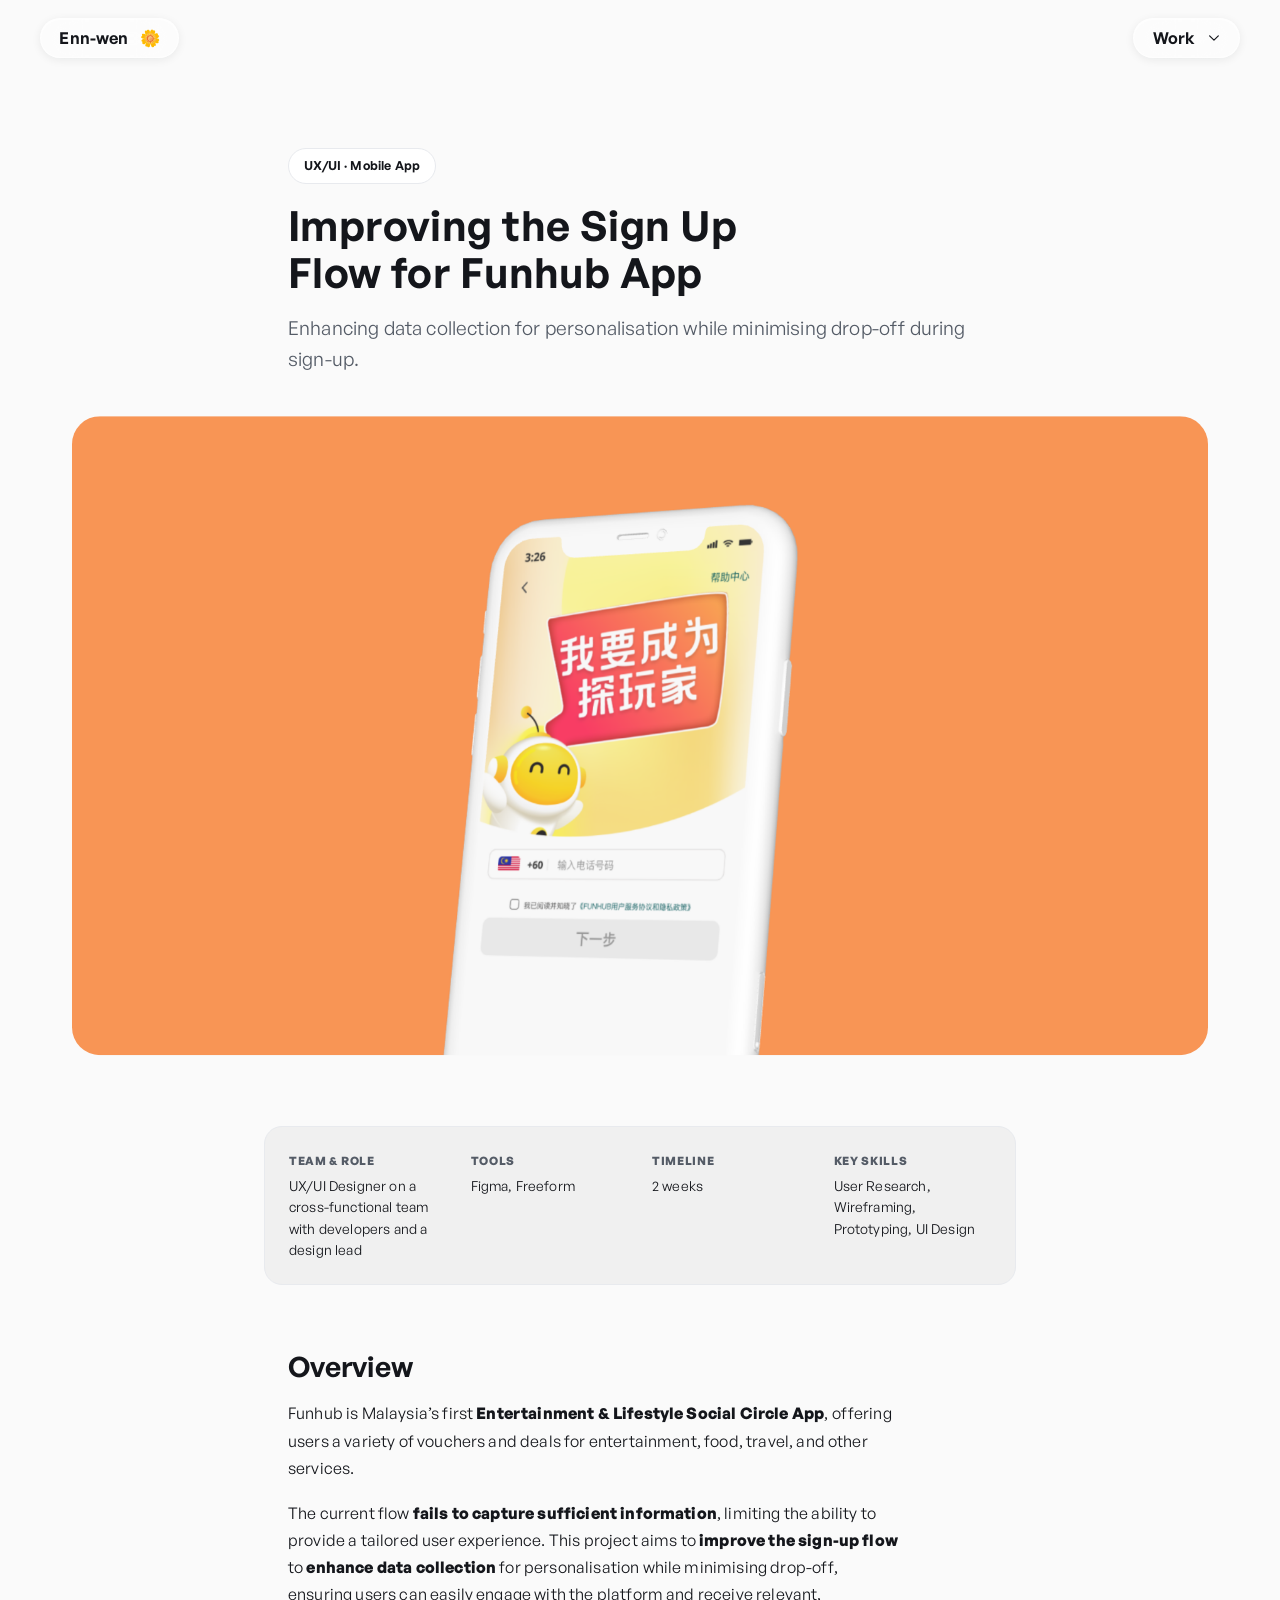
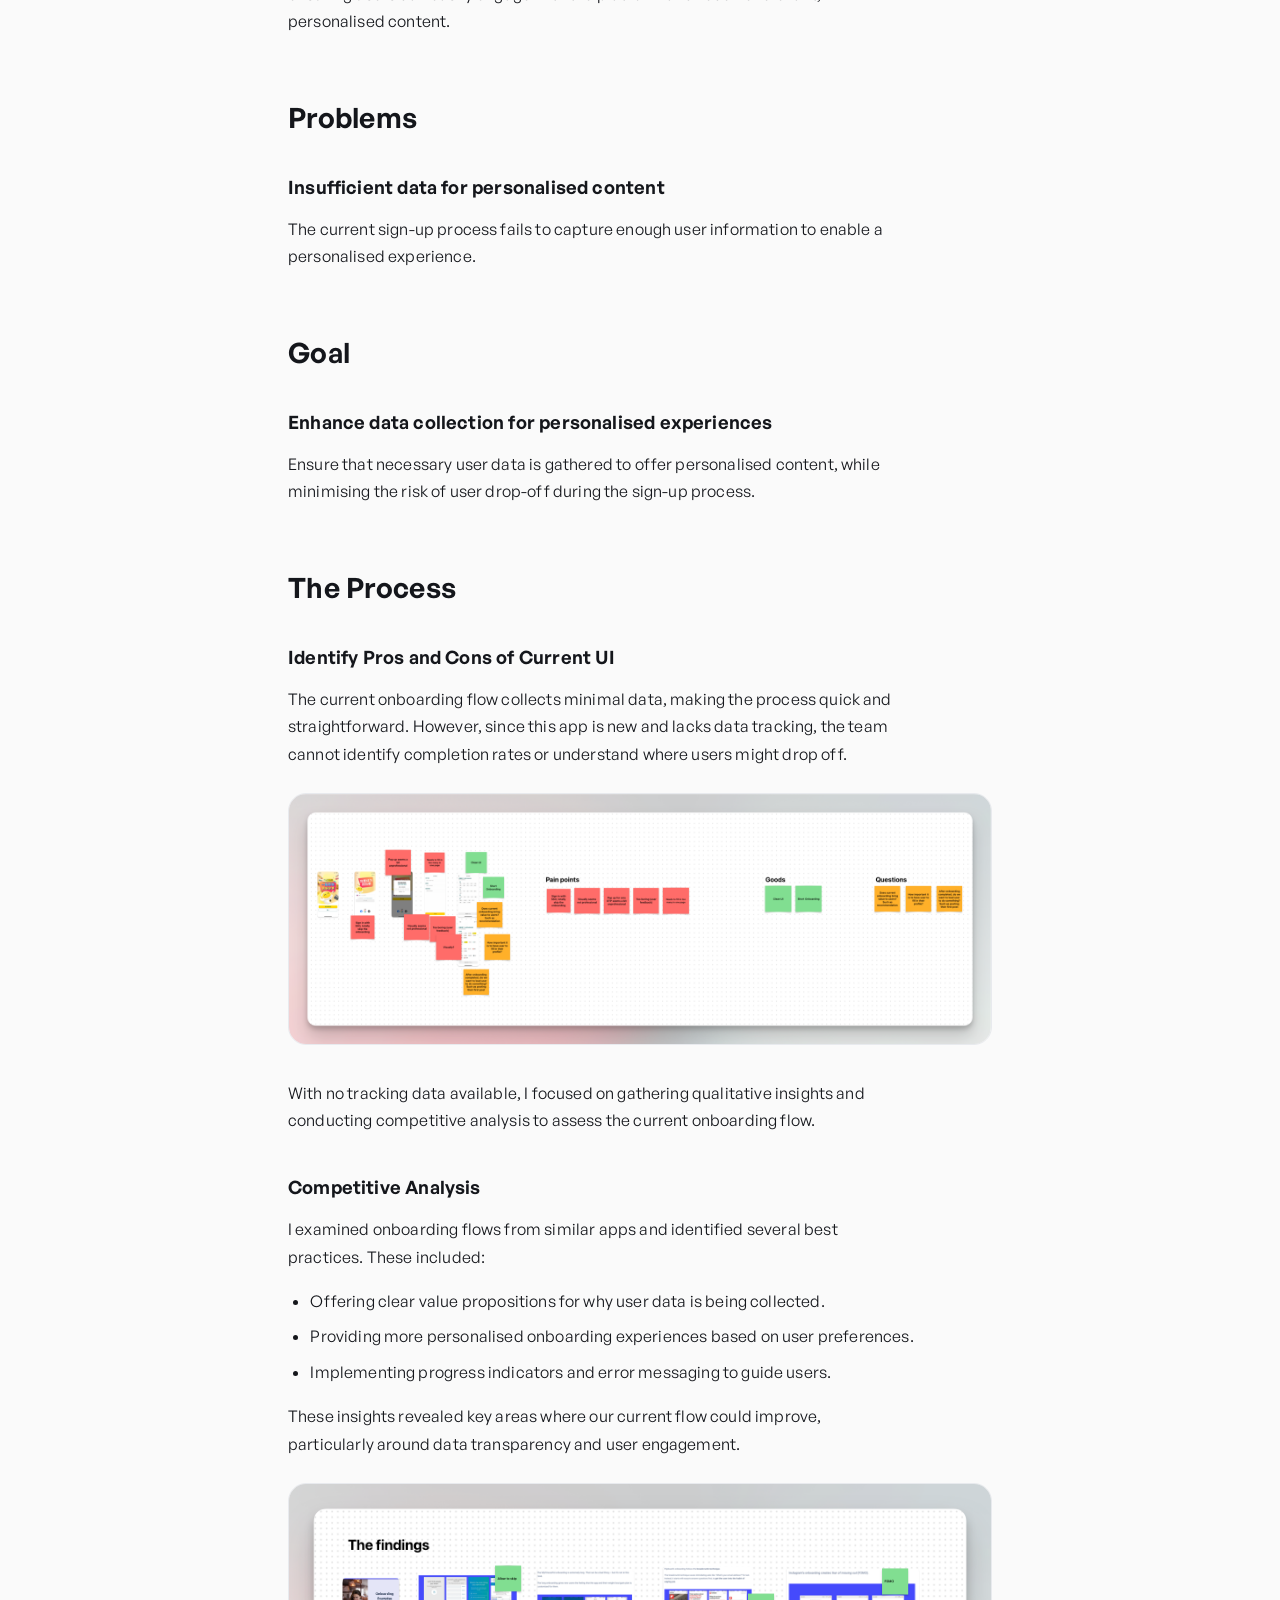
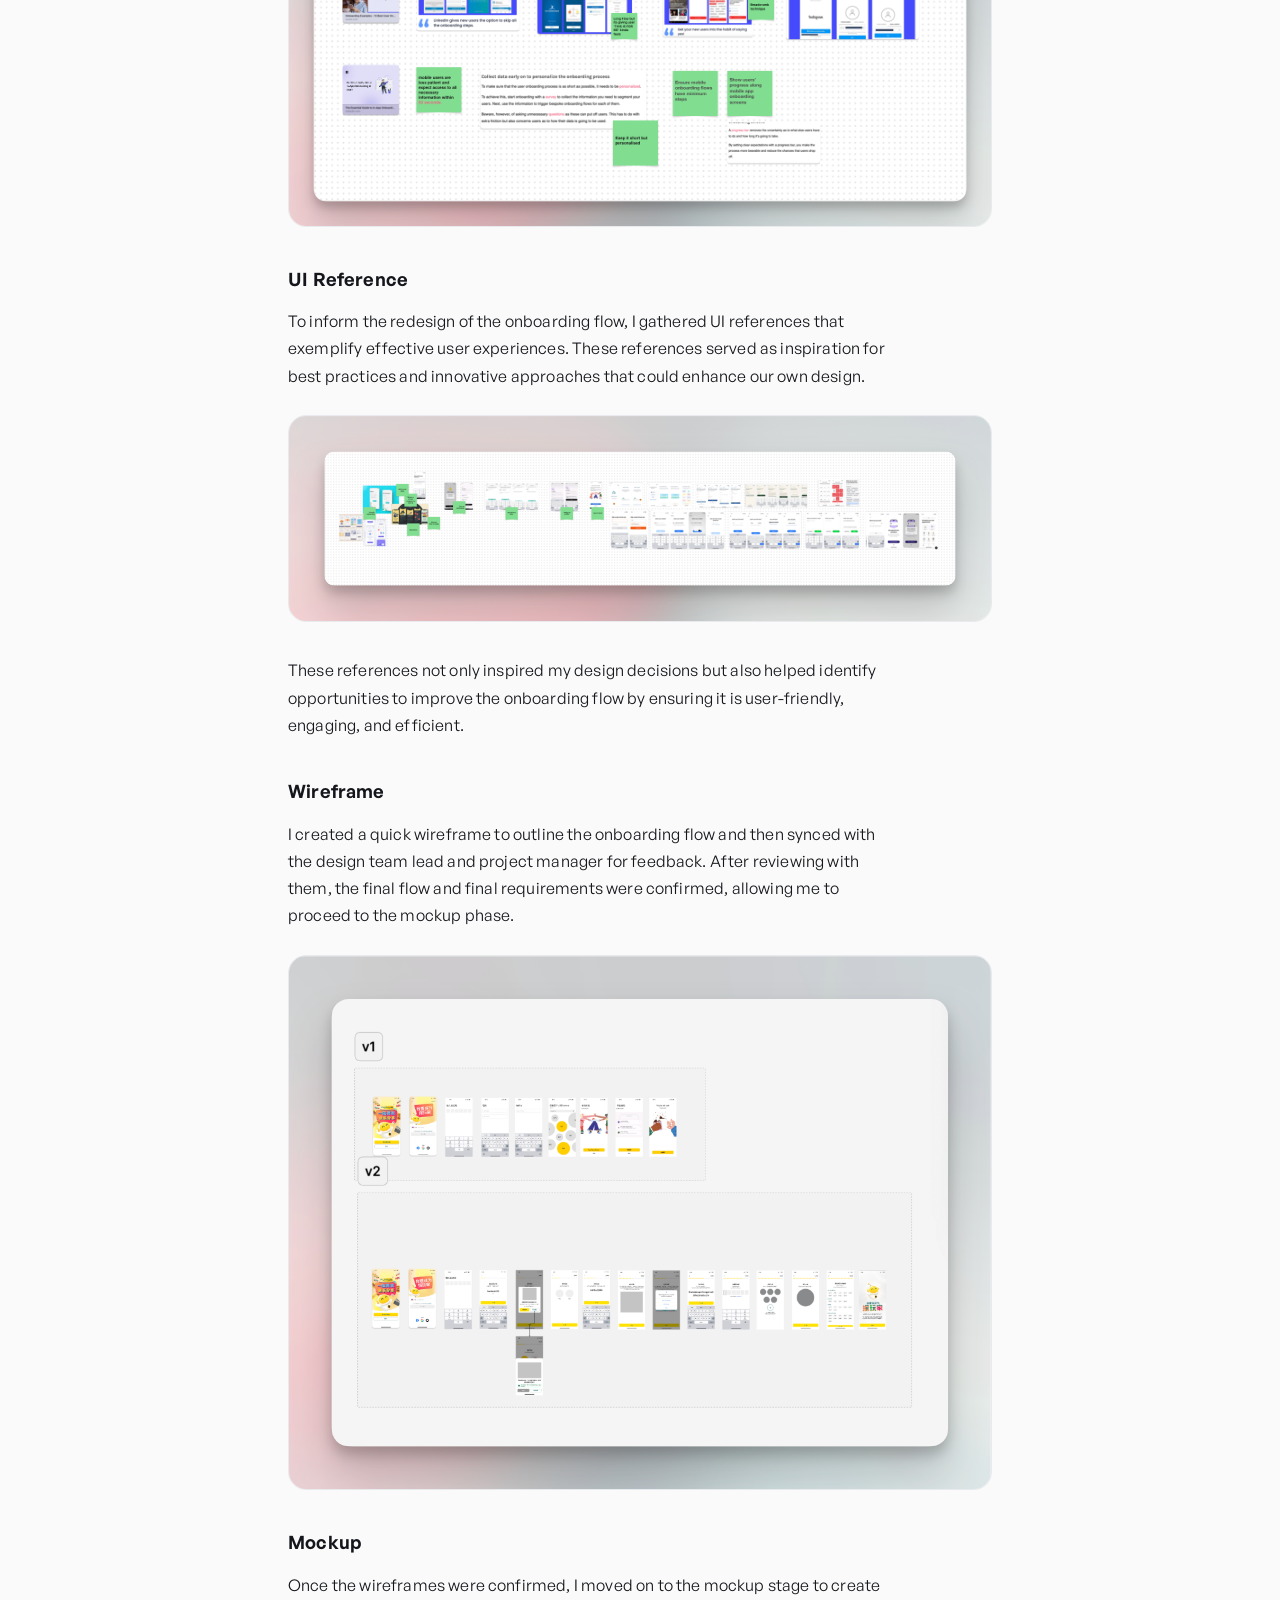
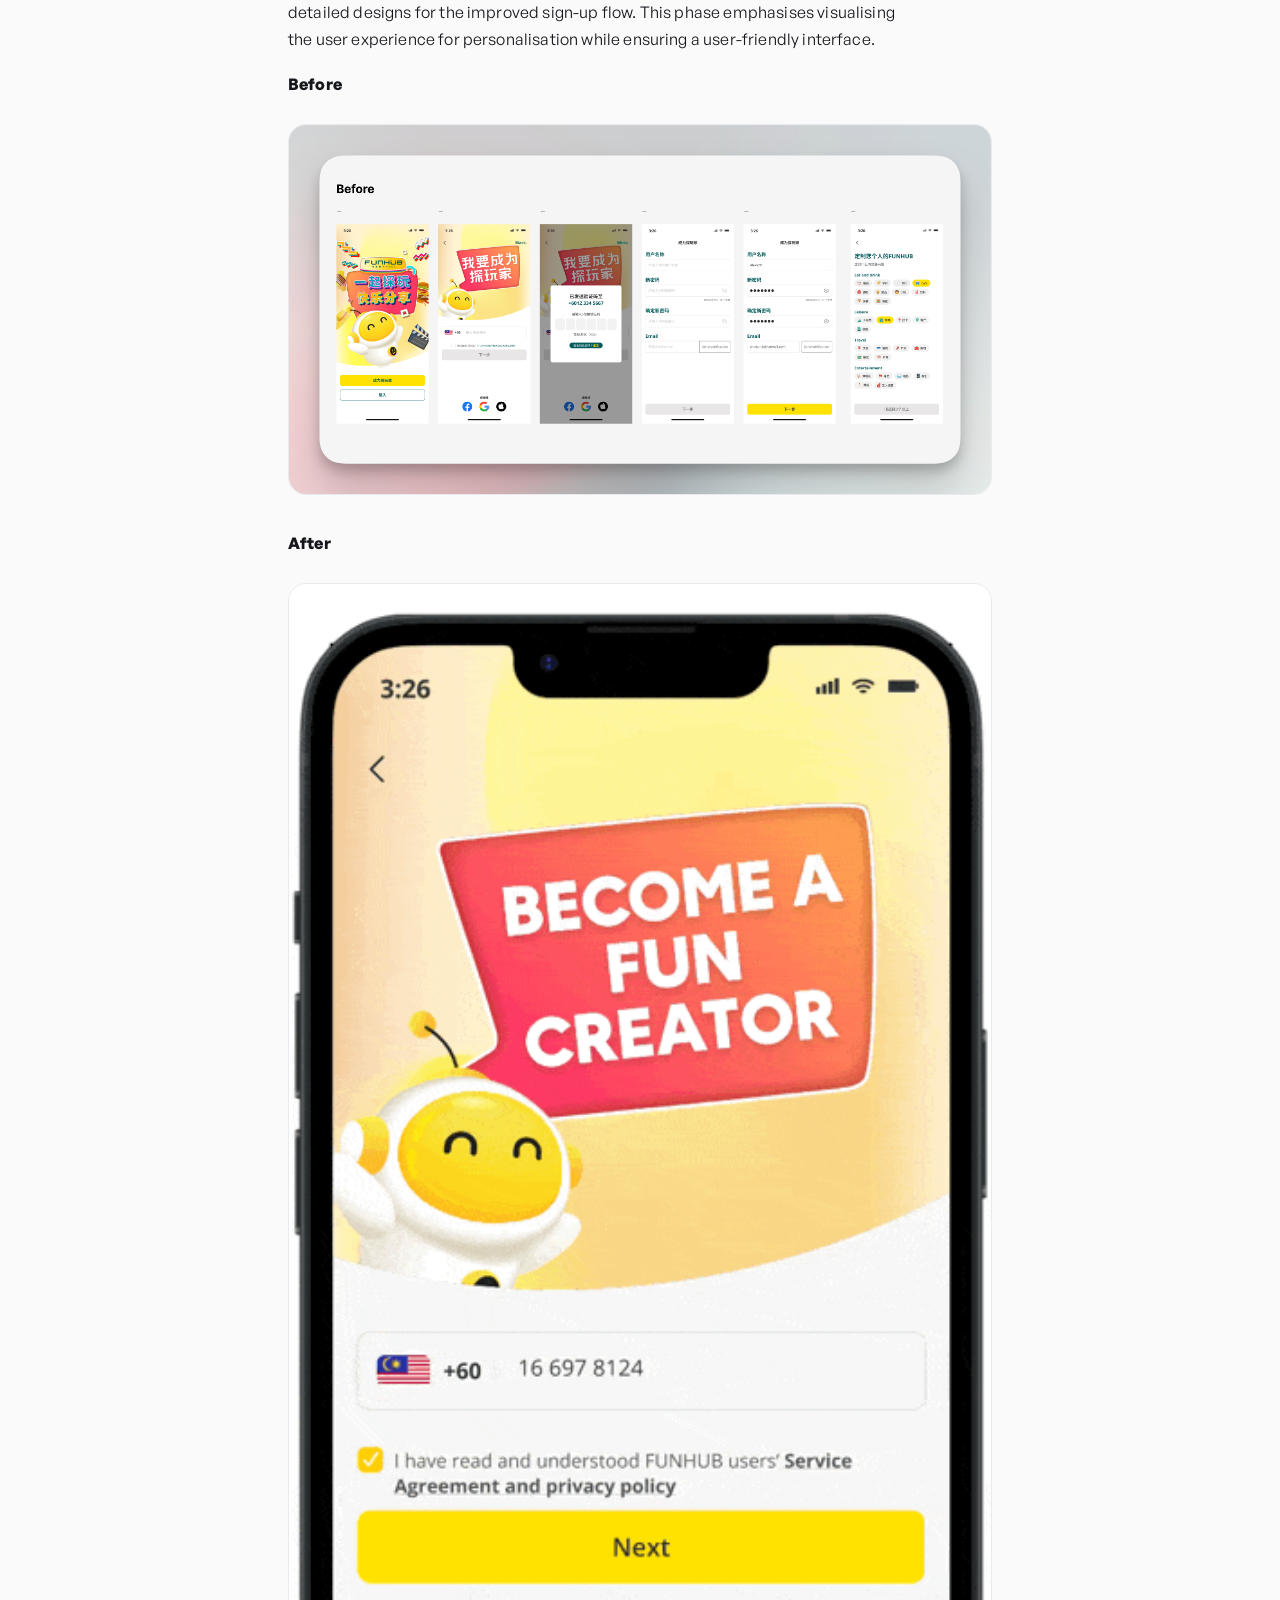
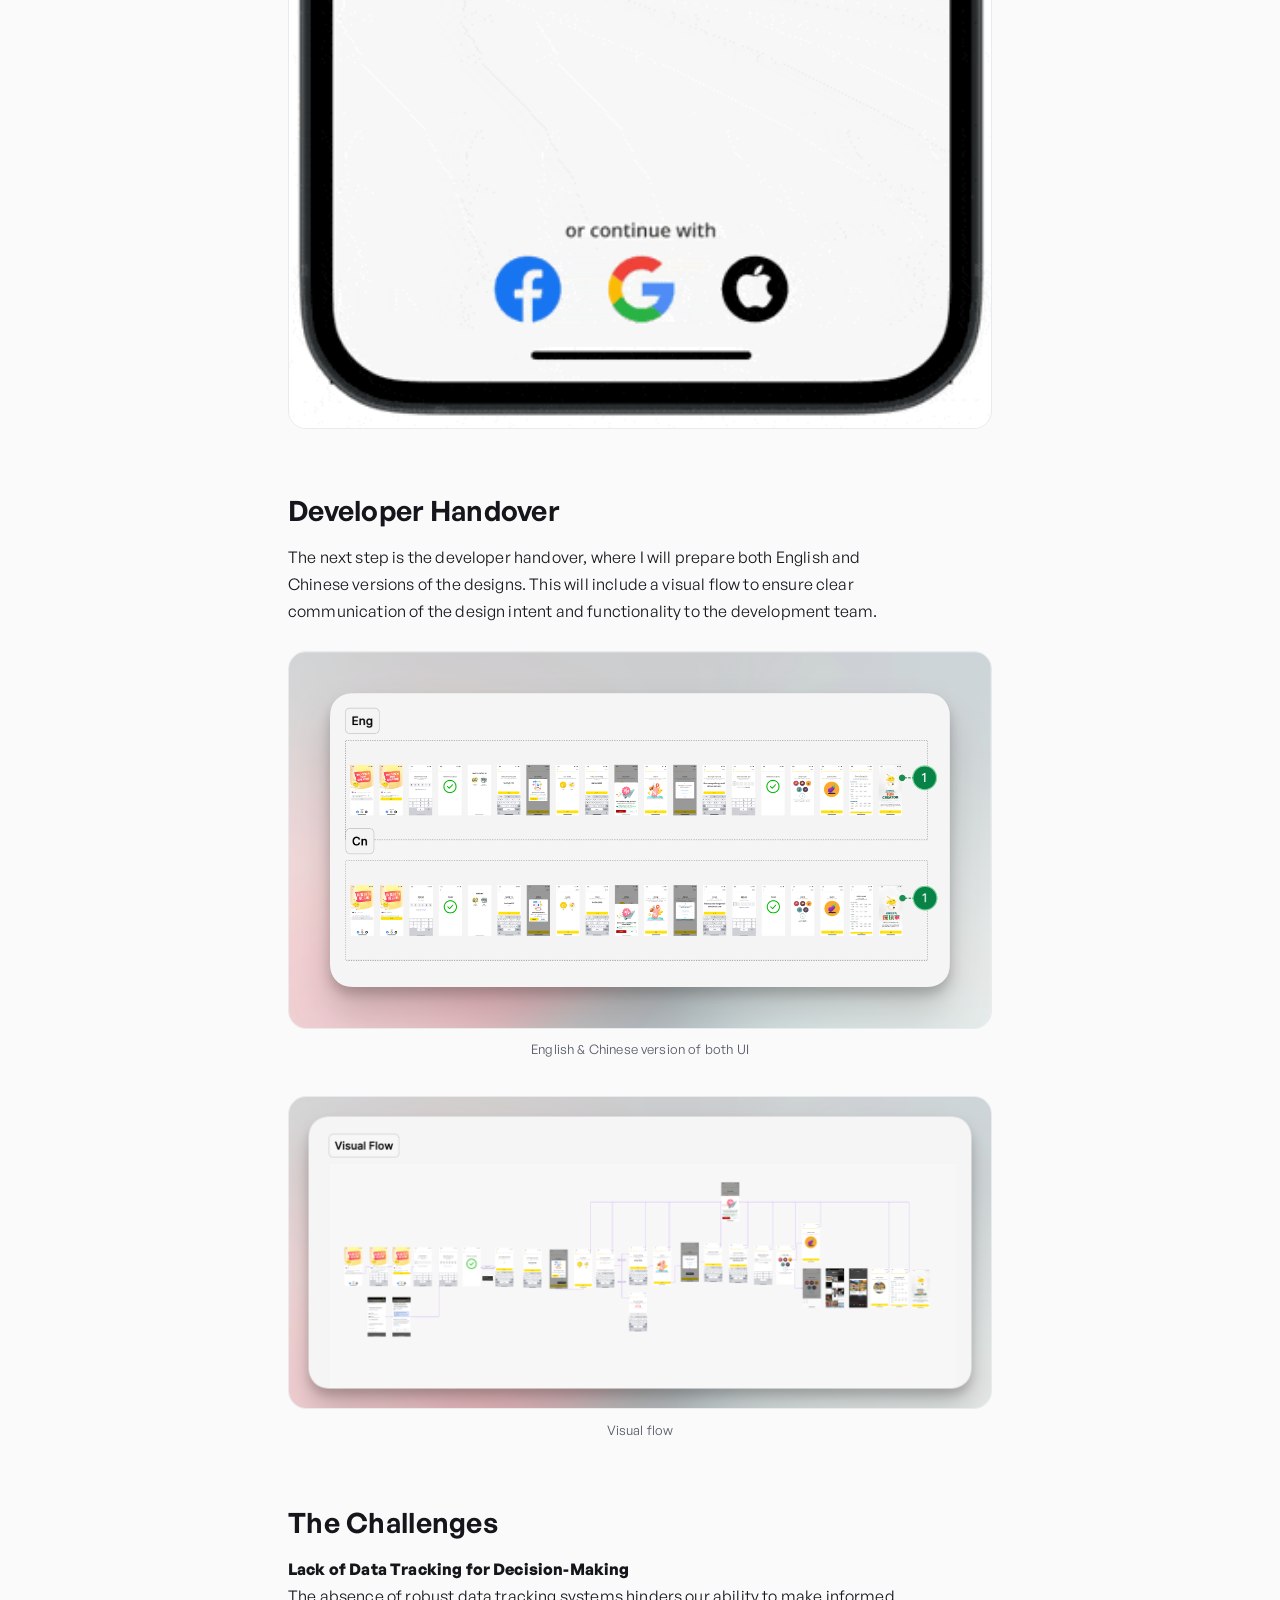
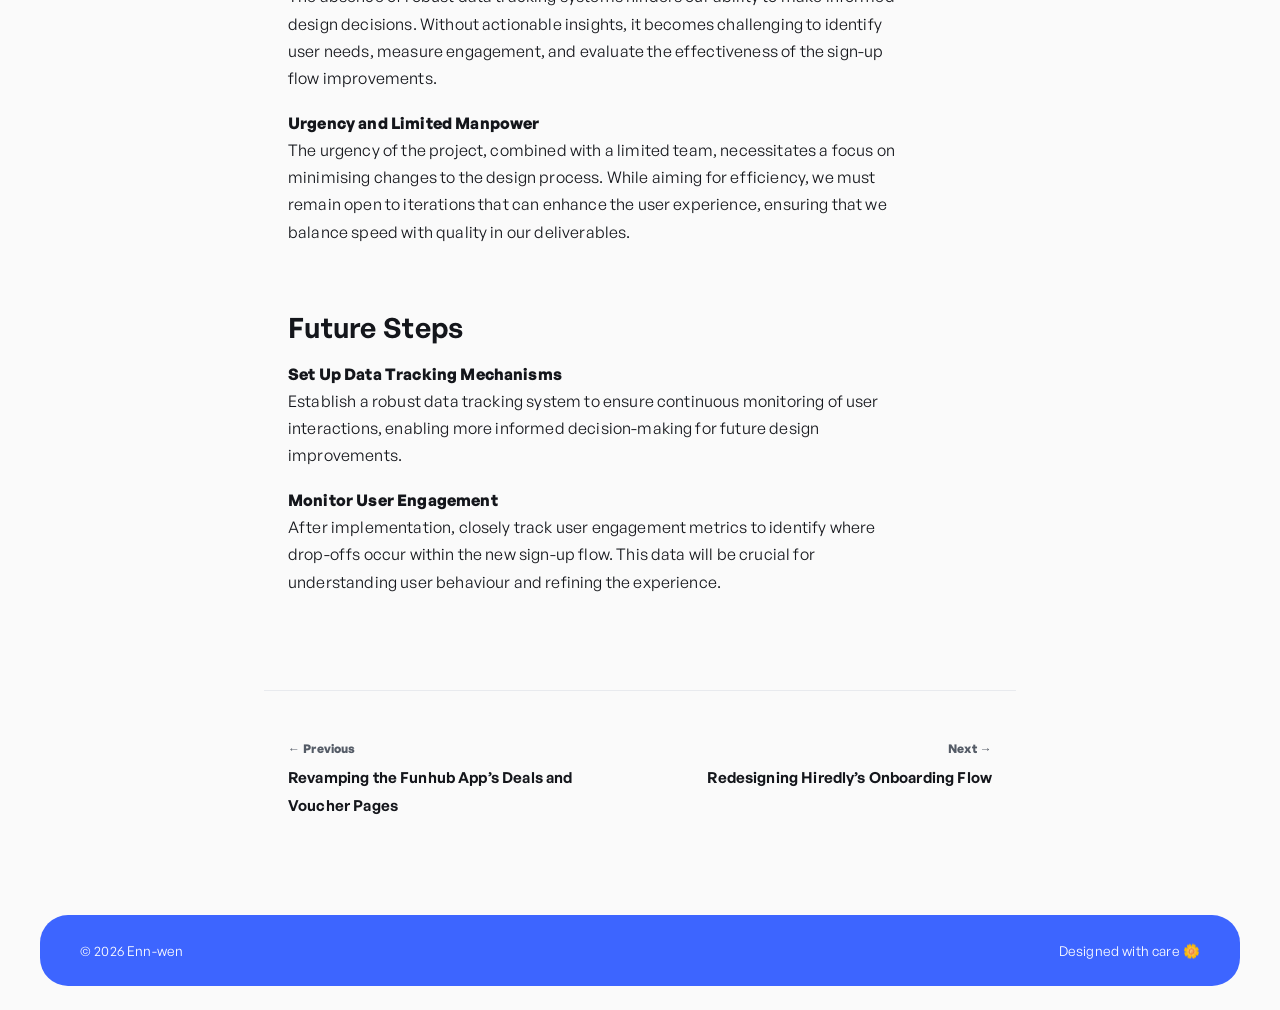
<file: funhub-signup.html>
<!DOCTYPE html>
<html lang="en">
<head>
  <meta charset="UTF-8">
  <meta name="viewport" content="width=device-width, initial-scale=1.0">
  <title>Improving the Sign Up Flow for Funhub App — Enn-wen</title>
  <meta name="description" content="UX/UI case study: improving the Funhub app’s sign-up flow to collect the data needed for personalisation while minimising user drop-off.">
  <link rel="stylesheet" href="css/style.css">
  <script src="js/main.js" defer></script>
</head>
<body>

  <header class="site-header">
    <a class="wordmark pill" href="index.html">Enn-wen&nbsp;<span class="bloom">🌼</span></a>
    <nav class="site-nav" aria-label="Main">
      <details class="nav-dropdown">
        <summary class="pill nav-dropdown-toggle">Work<svg class="dropdown-arrow" aria-hidden="true" viewBox="0 0 24 24" fill="none" stroke="currentColor" stroke-width="2" stroke-linecap="round" stroke-linejoin="round"><path d="m19.5 8.25-7.5 7.5-7.5-7.5"/></svg></summary>
        <div class="nav-dropdown-menu">
          <a href="index.html#work" class="is-current" aria-current="page">Work</a>
          <a href="about.html">About Me</a>
          <a href="photography.html">Photography</a>
          <a href="side-projects.html">Side Projects</a>
        </div>
      </details>
    </nav>
  </header>

  <main>
    <section class="case-hero">
      <span class="category">UX/UI · Mobile App</span>
      <h1>Improving the Sign Up Flow for Funhub App</h1>
      <p class="lede">Enhancing data collection for personalisation while minimising drop-off during sign-up.</p>
    </section>

    <div class="case-cover">
      <img src="img/funhub-signup-999812566b.png" alt="Final designs of the improved Funhub sign-up flow across multiple mobile screens">
    </div>

    <dl class="meta">
      <div>
        <dt>Team &amp; Role</dt>
        <dd>UX/UI Designer on a cross-functional team with developers and a design lead</dd>
      </div>
      <div>
        <dt>Tools</dt>
        <dd>Figma, Freeform</dd>
      </div>
      <div>
        <dt>Timeline</dt>
        <dd>2 weeks</dd>
      </div>
      <div>
        <dt>Key Skills</dt>
        <dd>User Research, Wireframing, Prototyping, UI Design</dd>
      </div>
    </dl>

    <article class="case-body">
      <h2>Overview</h2>
      <p>Funhub is Malaysia’s first <strong>Entertainment &amp; Lifestyle Social Circle App</strong>, offering users a variety of vouchers and deals for entertainment, food, travel, and other services.</p>
      <p>The current flow <strong>fails to capture sufficient information</strong>, limiting the ability to provide a tailored user experience. This project aims to <strong>improve the sign-up flow</strong> to <strong>enhance data collection</strong> for personalisation while minimising drop-off, ensuring users can easily engage with the platform and receive relevant, personalised content.</p>

      <h2>Problems</h2>
      <h3>Insufficient data for personalised content</h3>
      <p>The current sign-up process fails to capture enough user information to enable a personalised experience.</p>

      <h2>Goal</h2>
      <h3>Enhance data collection for personalised experiences</h3>
      <p>Ensure that necessary user data is gathered to offer personalised content, while minimising the risk of user drop-off during the sign-up process.</p>

      <h2>The Process</h2>
      <h3>Identify Pros and Cons of Current UI</h3>
      <p>The current onboarding flow collects minimal data, making the process quick and straightforward. However, since this app is new and lacks data tracking, the team cannot identify completion rates or understand where users might drop off.</p>
      <figure>
        <img src="img/funhub-signup-b7b73145fe.png" alt="Audit of the current Funhub sign-up flow with pros and cons annotated" loading="lazy">
      </figure>
      <p>With no tracking data available, I focused on gathering qualitative insights and conducting competitive analysis to assess the current onboarding flow.</p>

      <h3>Competitive Analysis</h3>
      <p>I examined onboarding flows from similar apps and identified several best practices. These included:</p>
      <ul>
        <li>Offering clear value propositions for why user data is being collected.</li>
        <li>Providing more personalised onboarding experiences based on user preferences.</li>
        <li>Implementing progress indicators and error messaging to guide users.</li>
      </ul>
      <p>These insights revealed key areas where our current flow could improve, particularly around data transparency and user engagement.</p>
      <figure>
        <img src="img/funhub-signup-de0ddf407b.png" alt="Competitive analysis of onboarding flows from similar apps" loading="lazy">
      </figure>

      <h3>UI Reference</h3>
      <p>To inform the redesign of the onboarding flow, I gathered UI references that exemplify effective user experiences. These references served as inspiration for best practices and innovative approaches that could enhance our own design.</p>
      <figure>
        <img src="img/funhub-signup-6097d3bd0d.png" alt="Collection of UI references for onboarding flows" loading="lazy">
      </figure>
      <p>These references not only inspired my design decisions but also helped identify opportunities to improve the onboarding flow by ensuring it is user-friendly, engaging, and efficient.</p>

      <h3>Wireframe</h3>
      <p>I created a quick wireframe to outline the onboarding flow and then synced with the design team lead and project manager for feedback. After reviewing with them, the final flow and final requirements were confirmed, allowing me to proceed to the mockup phase.</p>
      <figure>
        <img src="img/funhub-signup-58a9f8ff25.png" alt="Wireframe outlining the new sign-up and onboarding flow" loading="lazy">
      </figure>

      <h3>Mockup</h3>
      <p>Once the wireframes were confirmed, I moved on to the mockup stage to create detailed designs for the improved sign-up flow. This phase emphasises visualising the user experience for personalisation while ensuring a user-friendly interface.</p>
      <p><strong>Before</strong></p>
      <figure>
        <img src="img/funhub-signup-aeaeeace5d.png" alt="The original Funhub sign-up flow before the redesign" loading="lazy">
      </figure>
      <p><strong>After</strong></p>
      <figure>
        <img src="img/funhub-signup-2a34f2d57f.gif" alt="Animated prototype of the improved sign-up flow after the redesign" loading="lazy">
      </figure>

      <h2>Developer Handover</h2>
      <p>The next step is the developer handover, where I will prepare both English and Chinese versions of the designs. This will include a visual flow to ensure clear communication of the design intent and functionality to the development team.</p>
      <figure>
        <img src="img/funhub-signup-2bb9249ff3.png" alt="English and Chinese versions of the sign-up flow UI" loading="lazy">
        <figcaption>English &amp; Chinese version of both UI</figcaption>
      </figure>
      <figure>
        <img src="img/funhub-signup-a2886a6f32.png" alt="Visual flow diagram of the sign-up experience for developer handover" loading="lazy">
        <figcaption>Visual flow</figcaption>
      </figure>

      <h2>The Challenges</h2>
      <p><strong>Lack of Data Tracking for Decision-Making</strong><br>
      The absence of robust data tracking systems hinders our ability to make informed design decisions. Without actionable insights, it becomes challenging to identify user needs, measure engagement, and evaluate the effectiveness of the sign-up flow improvements.</p>
      <p><strong>Urgency and Limited Manpower</strong><br>
      The urgency of the project, combined with a limited team, necessitates a focus on minimising changes to the design process. While aiming for efficiency, we must remain open to iterations that can enhance the user experience, ensuring that we balance speed with quality in our deliverables.</p>

      <h2>Future Steps</h2>
      <p><strong>Set Up Data Tracking Mechanisms</strong><br>
      Establish a robust data tracking system to ensure continuous monitoring of user interactions, enabling more informed decision-making for future design improvements.</p>
      <p><strong>Monitor User Engagement</strong><br>
      After implementation, closely track user engagement metrics to identify where drop-offs occur within the new sign-up flow. This data will be crucial for understanding user behaviour and refining the experience.</p>
    </article>

    <nav class="case-nav" aria-label="Project navigation">
      <a href="funhub-deals.html" class="prev">
        <span class="label">← Previous</span>
        <span class="title">Revamping the Funhub App’s Deals and Voucher Pages</span>
      </a>
      <a href="hiredly-onboarding.html" class="next">
        <span class="label">Next →</span>
        <span class="title">Redesigning Hiredly’s Onboarding Flow</span>
      </a>
    </nav>
  </main>

  <footer class="site-footer">
    <div class="inner">
      <span>© 2026 Enn-wen</span>
      <span>Designed with care 🌼</span>
    </div>
  </footer>

</body>
</html>
</file>
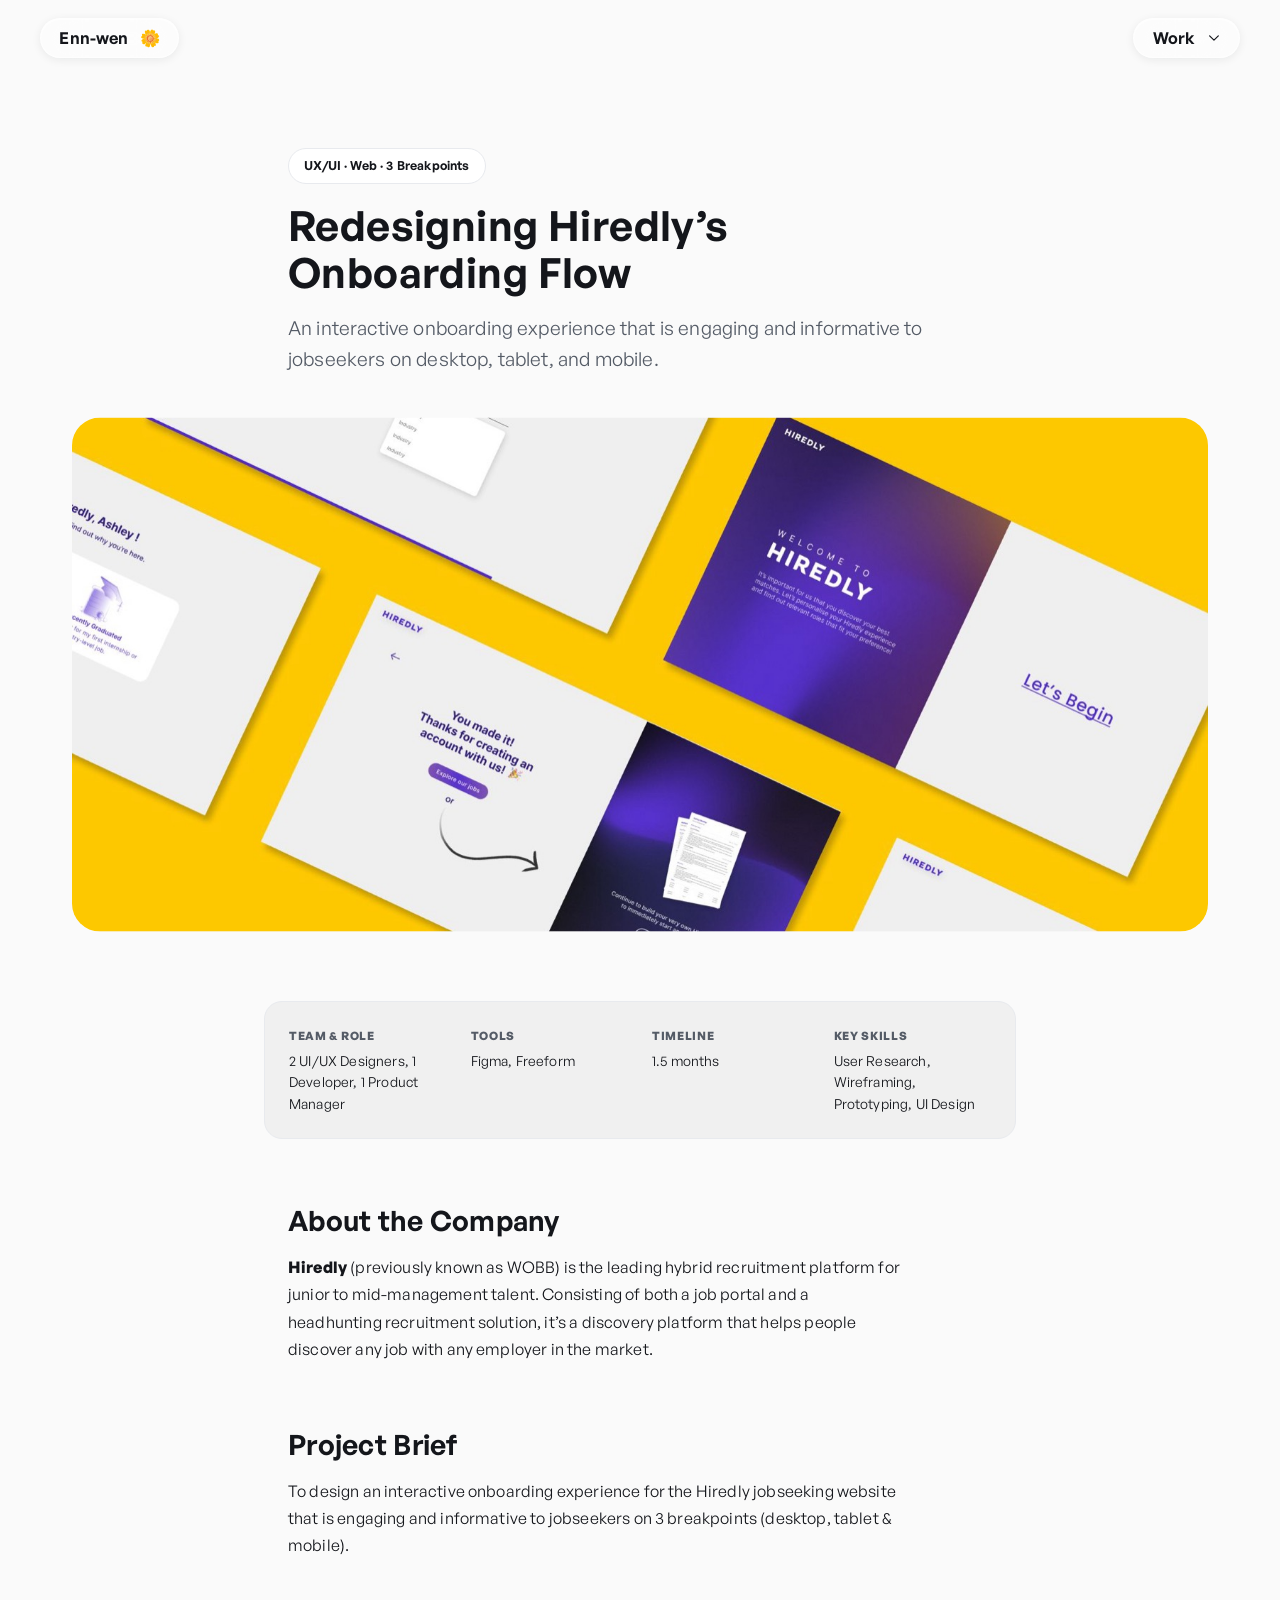
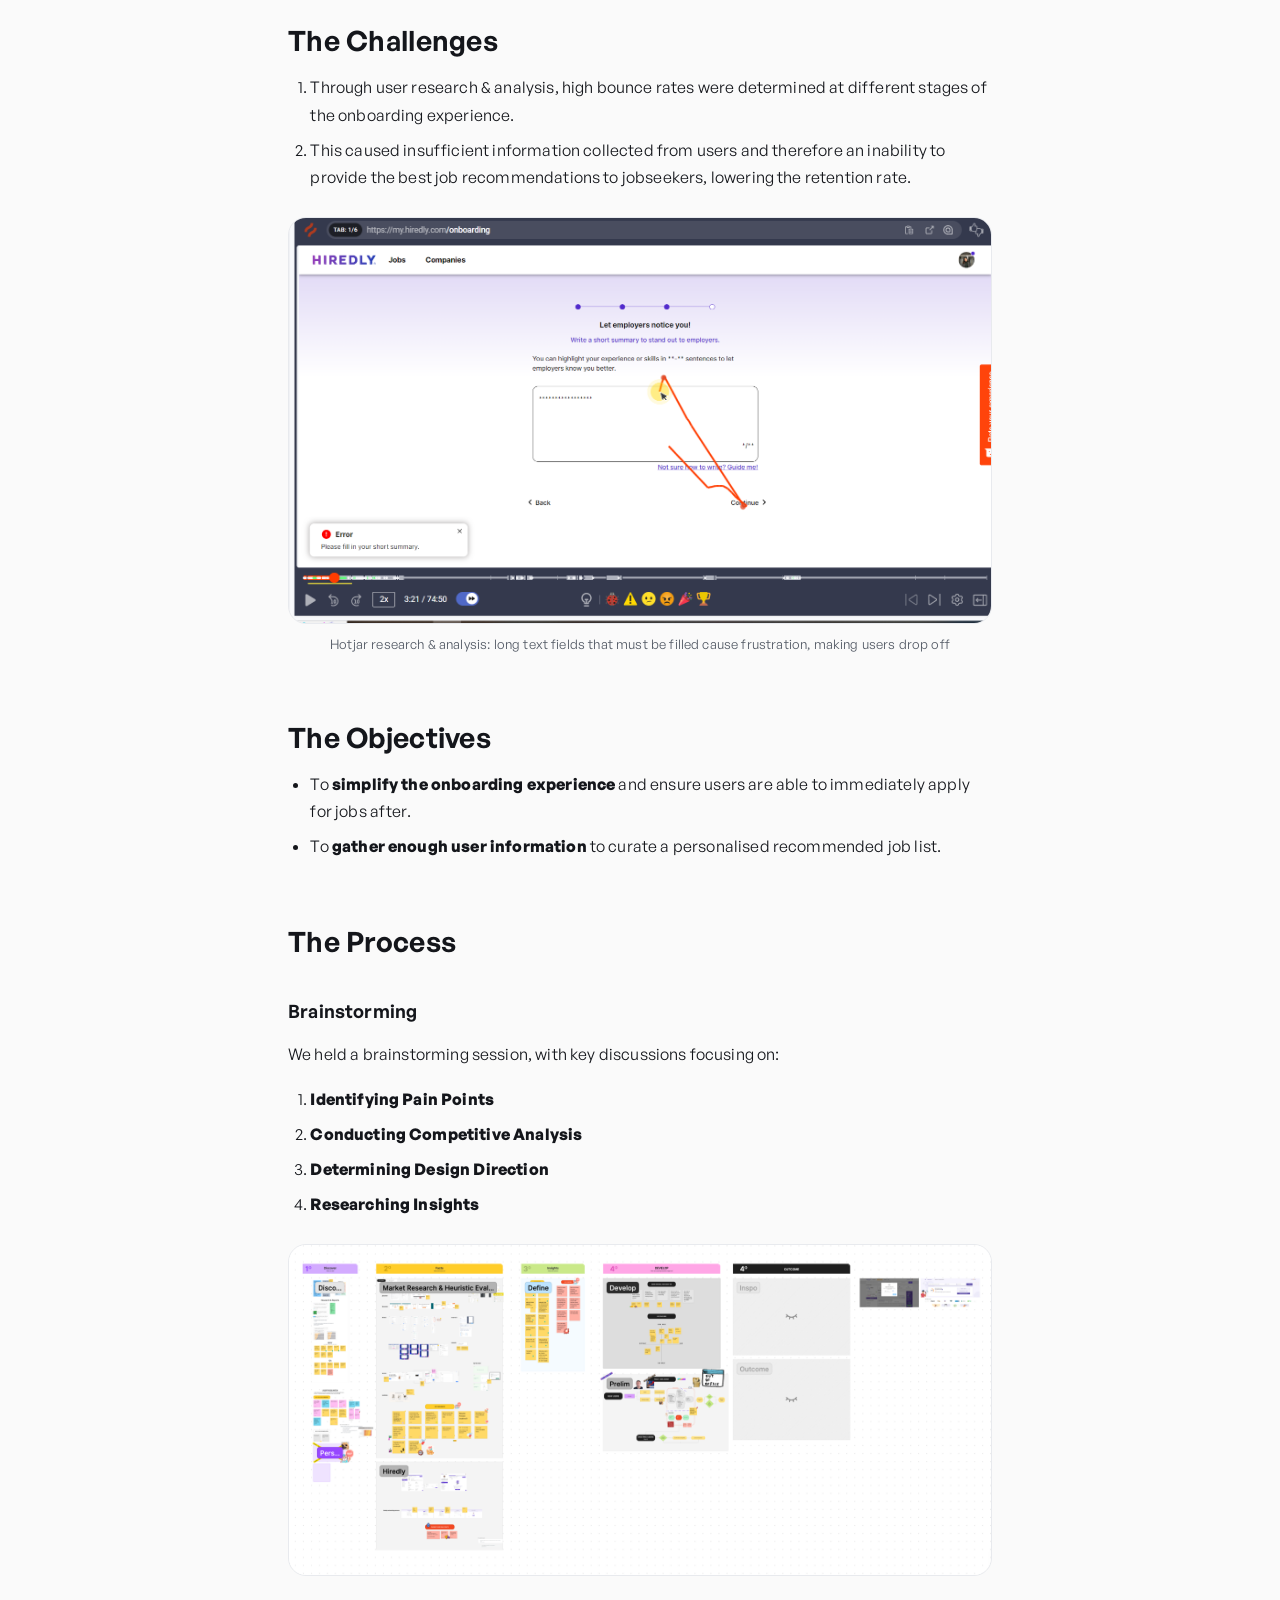
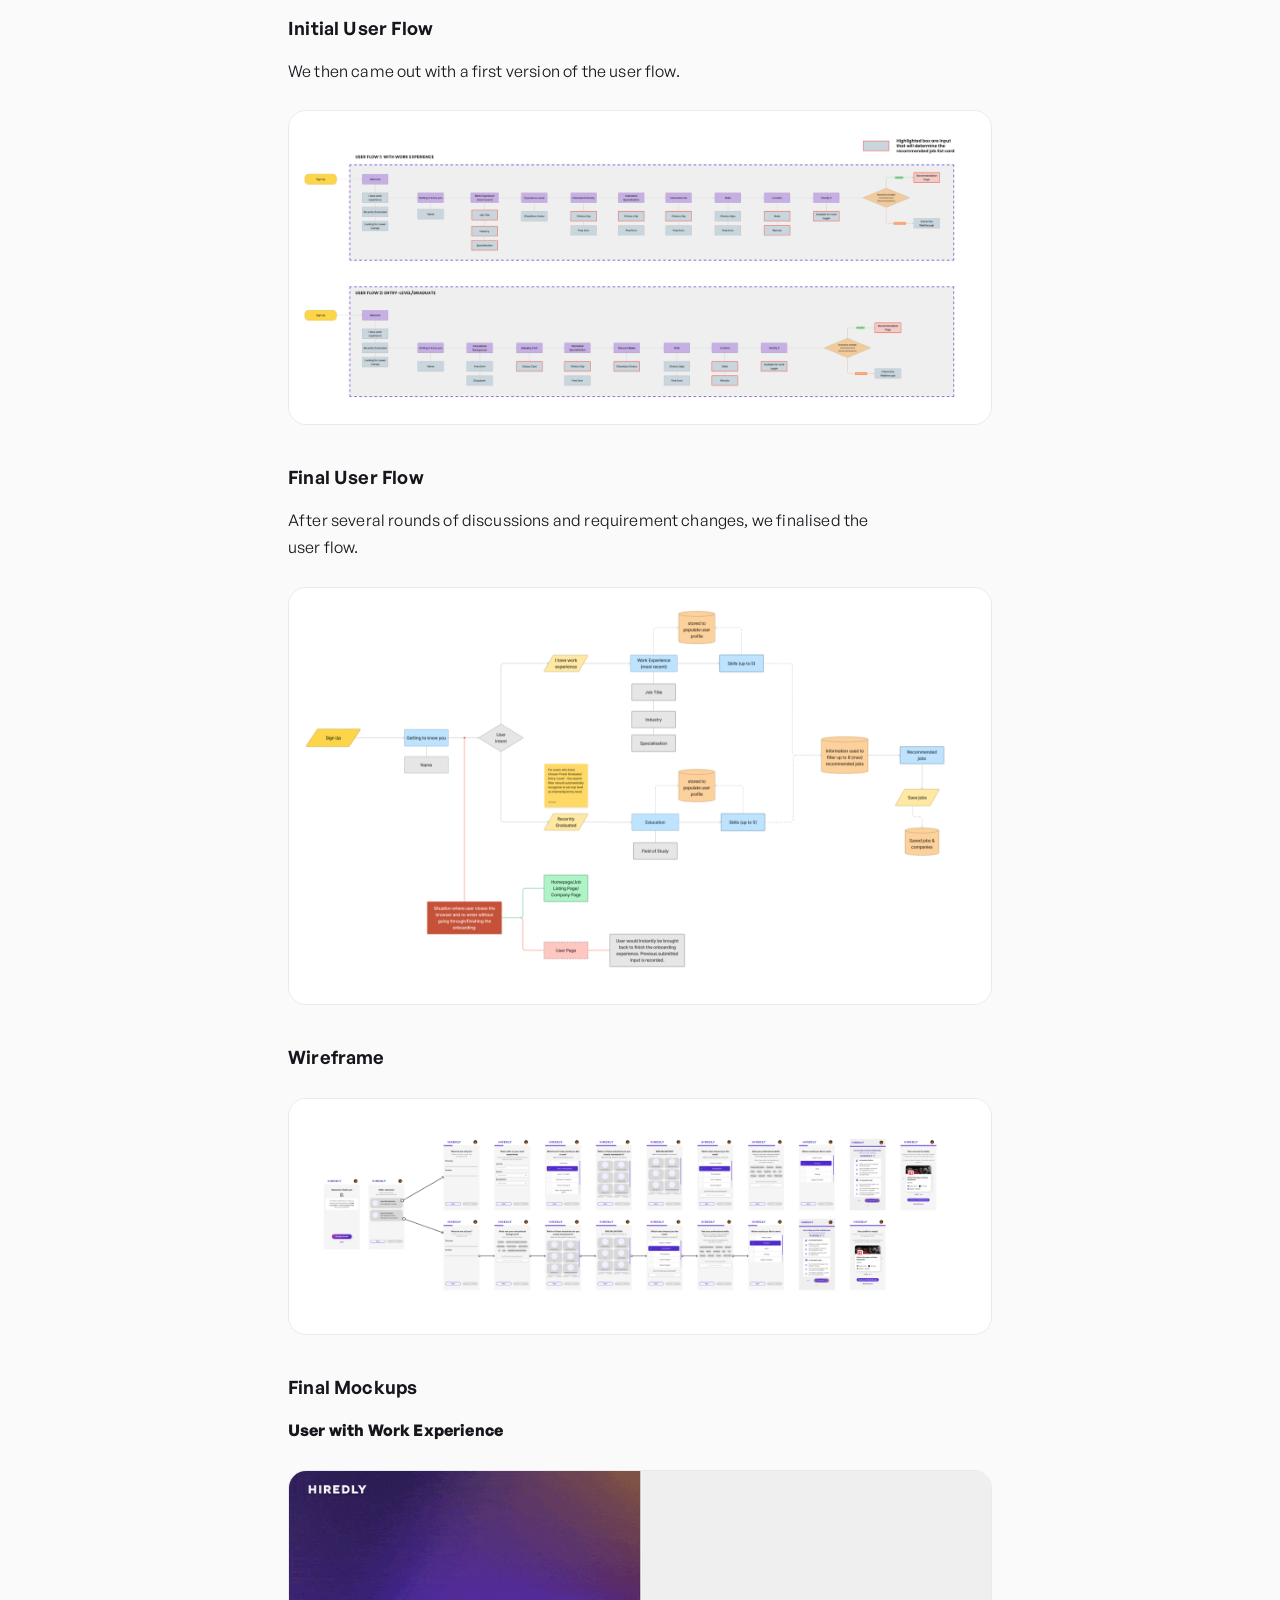
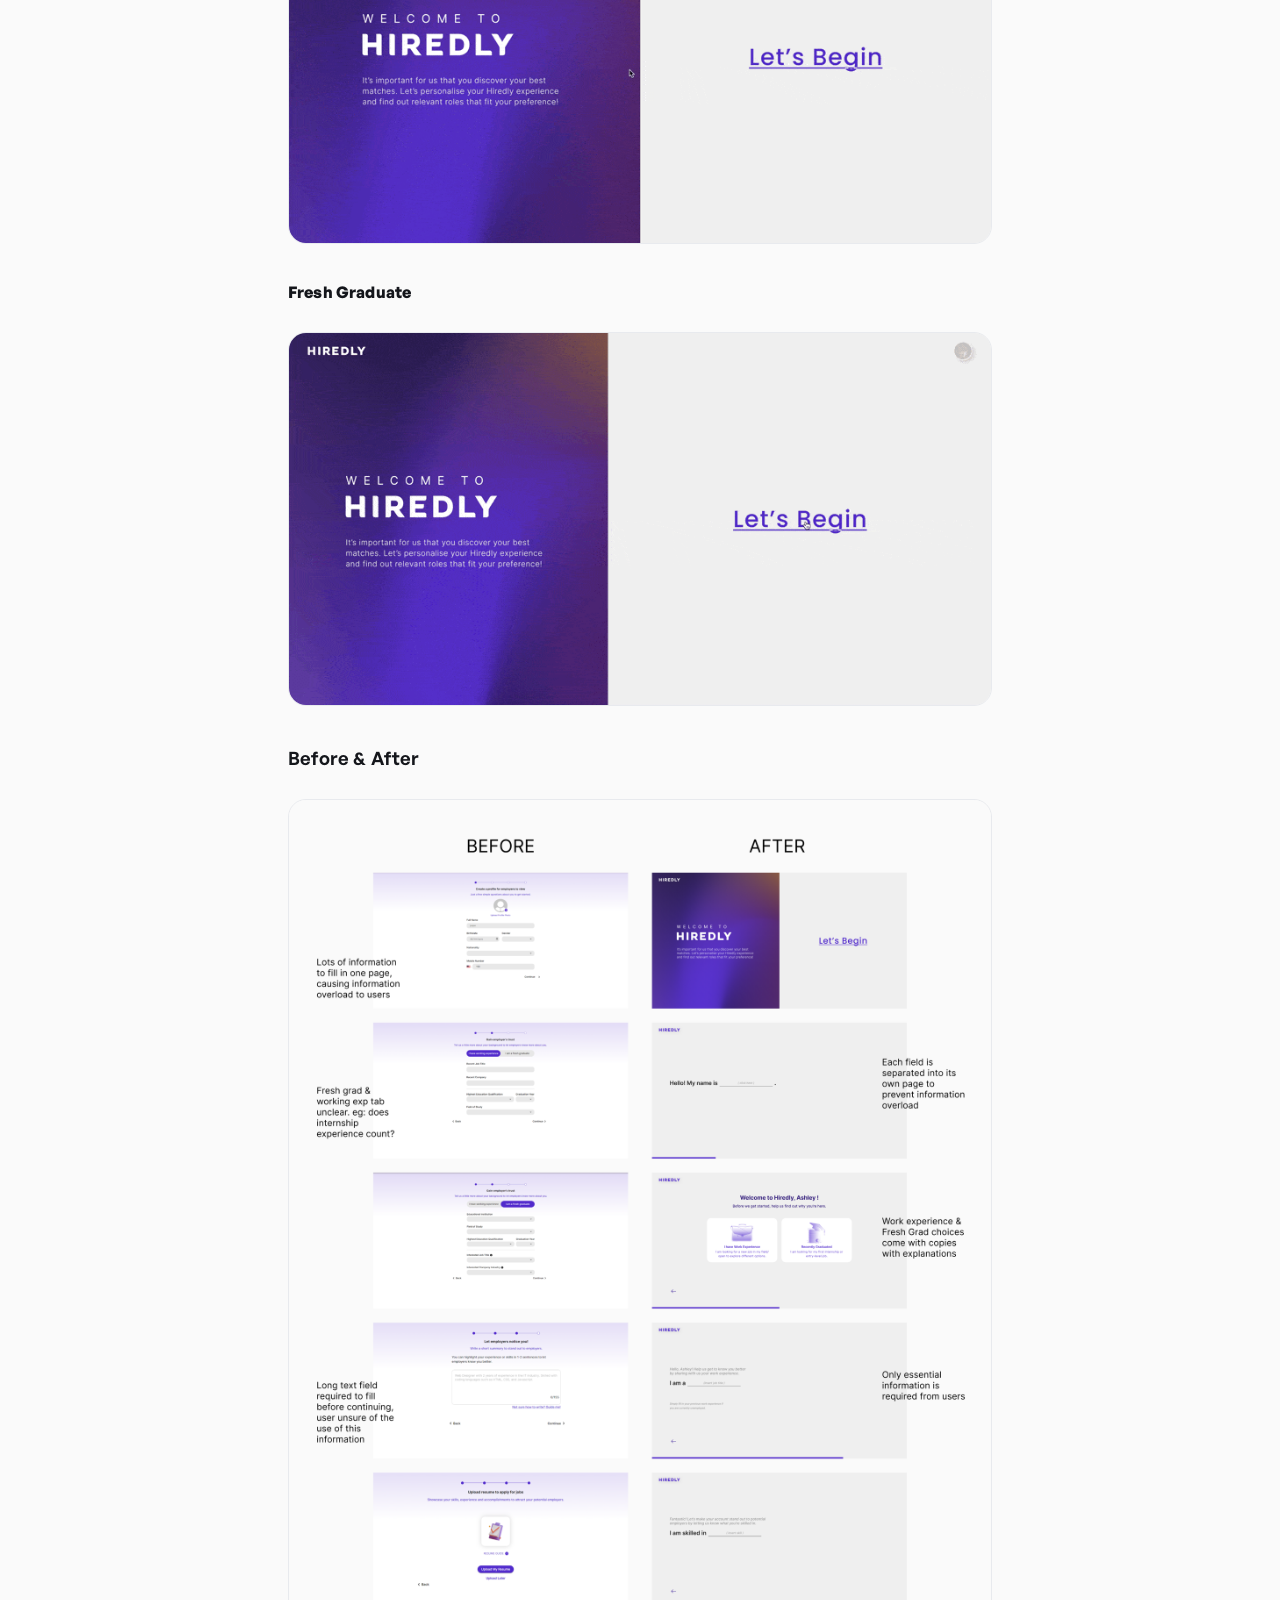
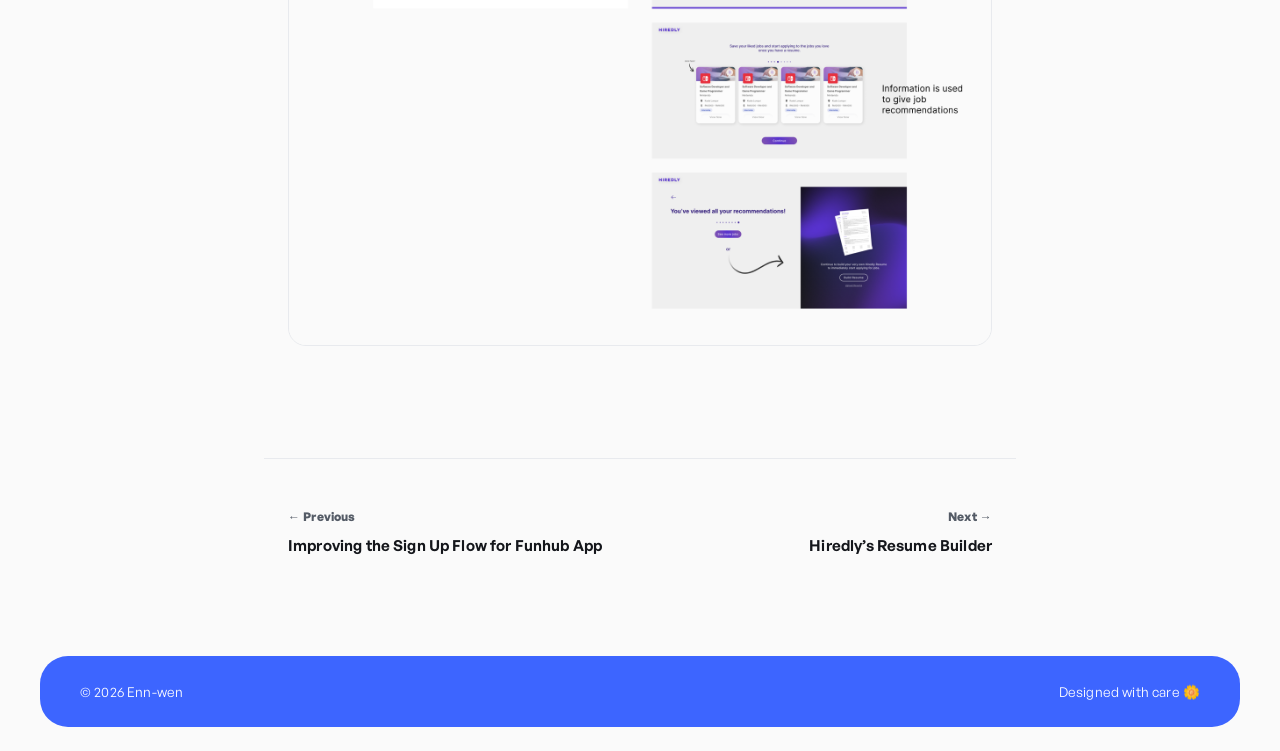
<file: hiredly-onboarding.html>
<!DOCTYPE html>
<html lang="en">
<head>
  <meta charset="UTF-8">
  <meta name="viewport" content="width=device-width, initial-scale=1.0">
  <title>Redesigning Hiredly’s Onboarding Flow — Enn-wen</title>
  <meta name="description" content="UX/UI case study: designing an interactive onboarding experience for the Hiredly jobseeking website across desktop, tablet, and mobile.">
  <link rel="stylesheet" href="css/style.css">
  <script src="js/main.js" defer></script>
</head>
<body>

  <header class="site-header">
    <a class="wordmark pill" href="index.html">Enn-wen&nbsp;<span class="bloom">🌼</span></a>
    <nav class="site-nav" aria-label="Main">
      <details class="nav-dropdown">
        <summary class="pill nav-dropdown-toggle">Work<svg class="dropdown-arrow" aria-hidden="true" viewBox="0 0 24 24" fill="none" stroke="currentColor" stroke-width="2" stroke-linecap="round" stroke-linejoin="round"><path d="m19.5 8.25-7.5 7.5-7.5-7.5"/></svg></summary>
        <div class="nav-dropdown-menu">
          <a href="index.html#work" class="is-current" aria-current="page">Work</a>
          <a href="about.html">About Me</a>
          <a href="photography.html">Photography</a>
          <a href="side-projects.html">Side Projects</a>
        </div>
      </details>
    </nav>
  </header>

  <main>
    <section class="case-hero">
      <span class="category">UX/UI · Web · 3 Breakpoints</span>
      <h1>Redesigning Hiredly’s Onboarding Flow</h1>
      <p class="lede">An interactive onboarding experience that is engaging and informative to jobseekers on desktop, tablet, and mobile.</p>
    </section>

    <div class="case-cover">
      <img src="img/hiredly-onboarding-338bb98c79.jpg" alt="Hero visual of the redesigned Hiredly onboarding flow">
    </div>

    <dl class="meta">
      <div>
        <dt>Team &amp; Role</dt>
        <dd>2 UI/UX Designers, 1 Developer, 1 Product Manager</dd>
      </div>
      <div>
        <dt>Tools</dt>
        <dd>Figma, Freeform</dd>
      </div>
      <div>
        <dt>Timeline</dt>
        <dd>1.5 months</dd>
      </div>
      <div>
        <dt>Key Skills</dt>
        <dd>User Research, Wireframing, Prototyping, UI Design</dd>
      </div>
    </dl>

    <article class="case-body">
      <h2>About the Company</h2>
      <p><strong>Hiredly</strong> (previously known as WOBB) is the leading hybrid recruitment platform for junior to mid-management talent. Consisting of both a job portal and a headhunting recruitment solution, it’s a discovery platform that helps people discover any job with any employer in the market.</p>

      <h2>Project Brief</h2>
      <p>To design an interactive onboarding experience for the Hiredly jobseeking website that is engaging and informative to jobseekers on 3 breakpoints (desktop, tablet &amp; mobile).</p>

      <h2>The Challenges</h2>
      <ol>
        <li>Through user research &amp; analysis, high bounce rates were determined at different stages of the onboarding experience.</li>
        <li>This caused insufficient information collected from users and therefore an inability to provide the best job recommendations to jobseekers, lowering the retention rate.</li>
      </ol>
      <figure>
        <img src="img/hiredly-onboarding-9c1ed545b8.png" alt="Hotjar research and analysis showing user drop-off on long text fields" loading="lazy">
        <figcaption>Hotjar research &amp; analysis: long text fields that must be filled cause frustration, making users drop off</figcaption>
      </figure>

      <h2>The Objectives</h2>
      <ul>
        <li>To <strong>simplify the onboarding experience</strong> and ensure users are able to immediately apply for jobs after.</li>
        <li>To <strong>gather enough user information</strong> to curate a personalised recommended job list.</li>
      </ul>

      <h2>The Process</h2>
      <h3>Brainstorming</h3>
      <p>We held a brainstorming session, with key discussions focusing on:</p>
      <ol>
        <li><strong>Identifying Pain Points</strong></li>
        <li><strong>Conducting Competitive Analysis</strong></li>
        <li><strong>Determining Design Direction</strong></li>
        <li><strong>Researching Insights</strong></li>
      </ol>
      <figure>
        <img src="img/hiredly-onboarding-72e9af99eb.png" alt="Brainstorming board covering pain points, competitive analysis, and design direction" loading="lazy">
      </figure>

      <h3>Initial User Flow</h3>
      <p>We then came out with a first version of the user flow.</p>
      <figure>
        <img src="img/hiredly-onboarding-3919cc2d2c.png" alt="First version of the onboarding user flow" loading="lazy">
      </figure>

      <h3>Final User Flow</h3>
      <p>After several rounds of discussions and requirement changes, we finalised the user flow.</p>
      <figure>
        <img src="img/hiredly-onboarding-96679c9001.png" alt="Finalised onboarding user flow after several rounds of discussion" loading="lazy">
      </figure>

      <h3>Wireframe</h3>
      <figure>
        <img src="img/hiredly-onboarding-b6c3026f8d.png" alt="Wireframes of the redesigned onboarding flow" loading="lazy">
      </figure>

      <h3>Final Mockups</h3>
      <p><strong>User with Work Experience</strong></p>
      <figure>
        <img src="img/hiredly-onboarding-f31d47dc8f.gif" alt="Animated walkthrough of the onboarding flow for a user with work experience" loading="lazy">
      </figure>
      <p><strong>Fresh Graduate</strong></p>
      <figure>
        <img src="img/hiredly-onboarding-d09ec02b01.gif" alt="Animated walkthrough of the onboarding flow for a fresh graduate" loading="lazy">
      </figure>

      <h3>Before &amp; After</h3>
      <figure>
        <img src="img/hiredly-onboarding-b5d644ba79.png" alt="Side-by-side comparison of the onboarding flow before and after the redesign" loading="lazy">
      </figure>
    </article>

    <nav class="case-nav" aria-label="Project navigation">
      <a href="funhub-signup.html" class="prev">
        <span class="label">← Previous</span>
        <span class="title">Improving the Sign Up Flow for Funhub App</span>
      </a>
      <a href="hiredly-resume.html" class="next">
        <span class="label">Next →</span>
        <span class="title">Hiredly’s Resume Builder</span>
      </a>
    </nav>
  </main>

  <footer class="site-footer">
    <div class="inner">
      <span>© 2026 Enn-wen</span>
      <span>Designed with care 🌼</span>
    </div>
  </footer>

</body>
</html>
</file>
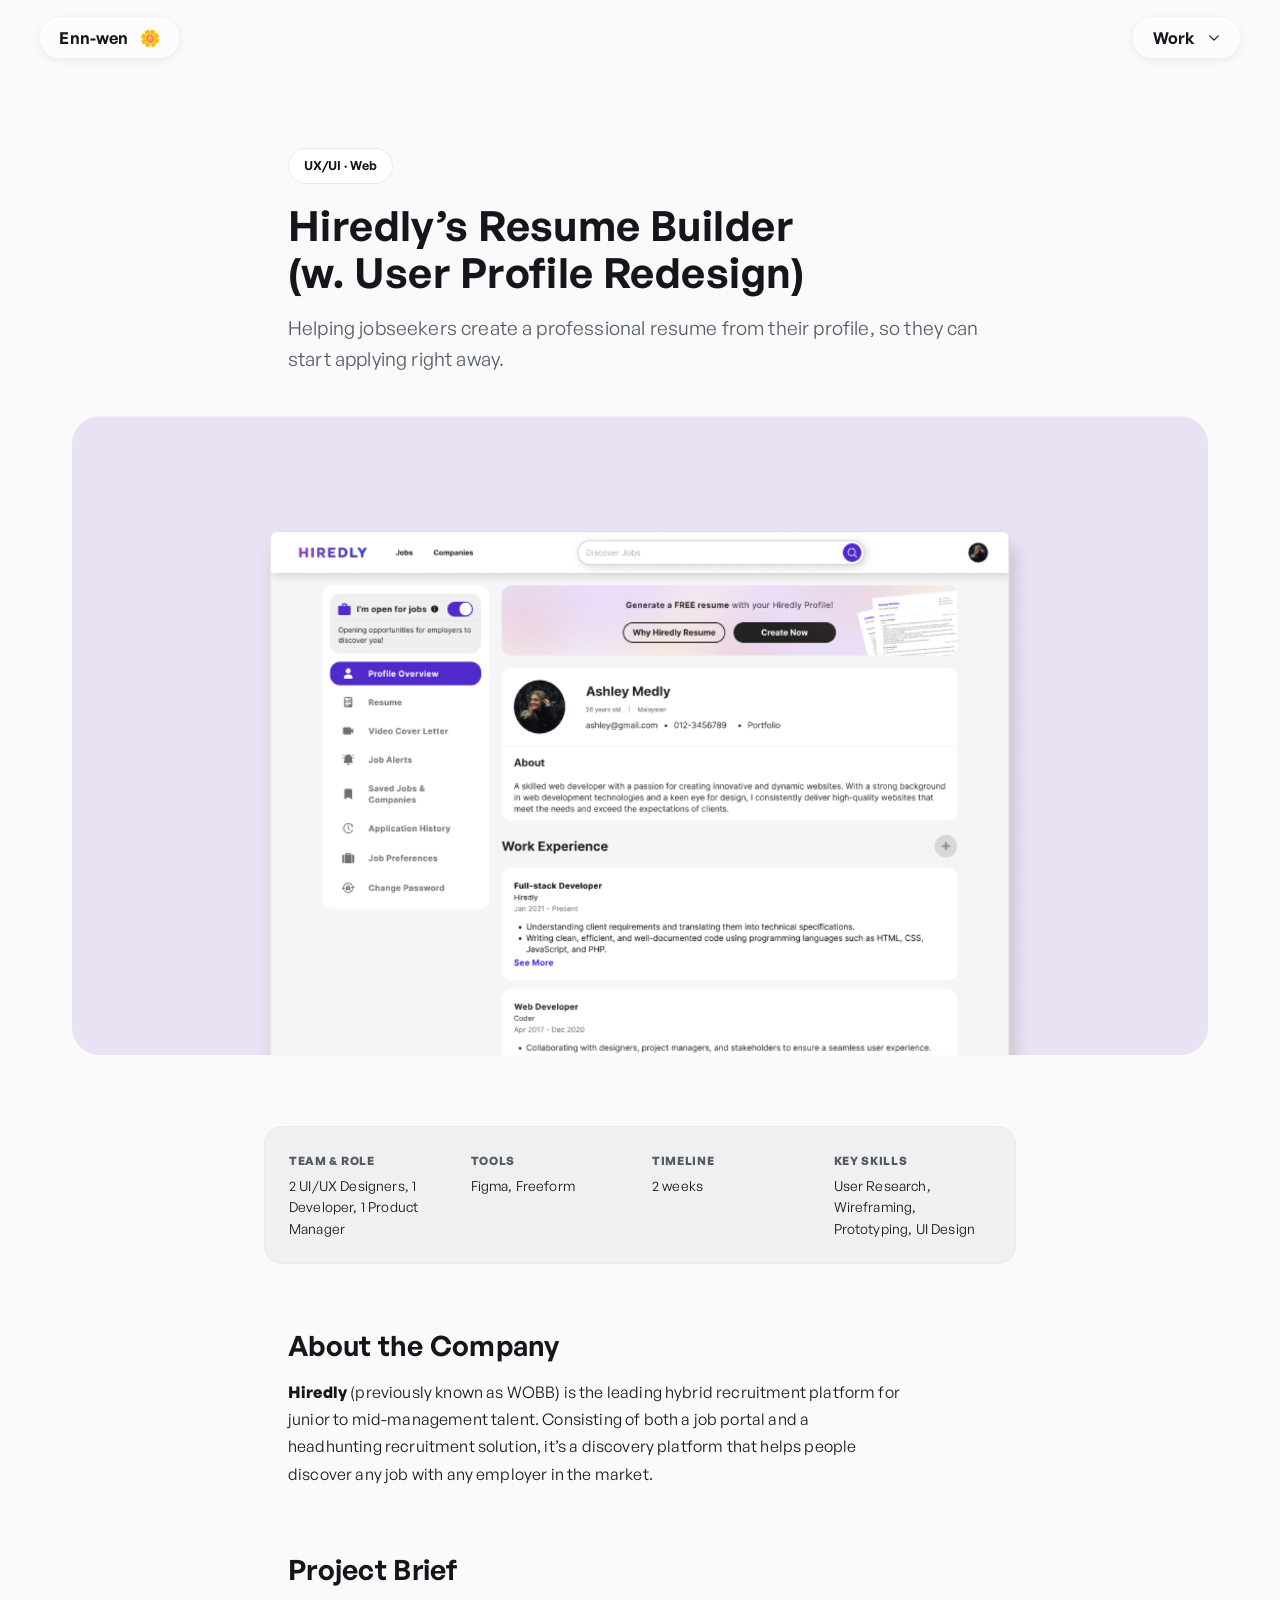
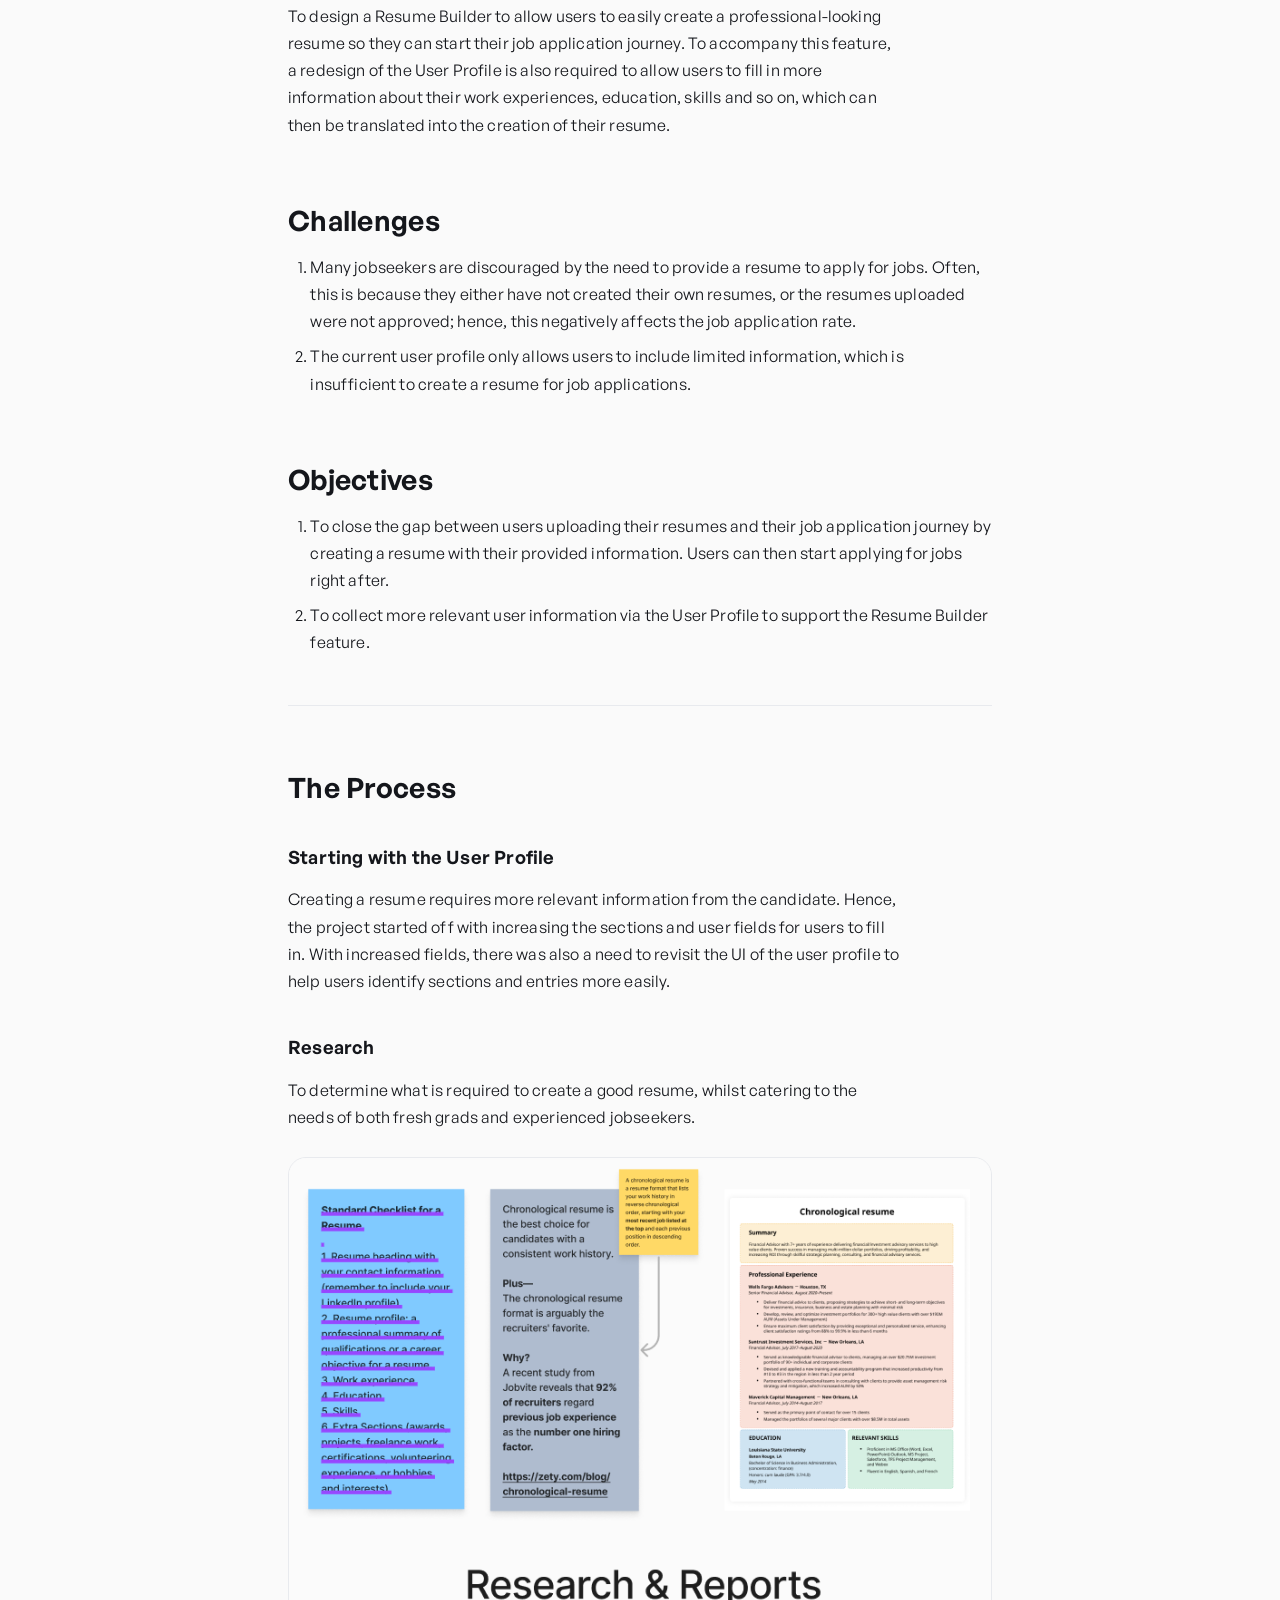
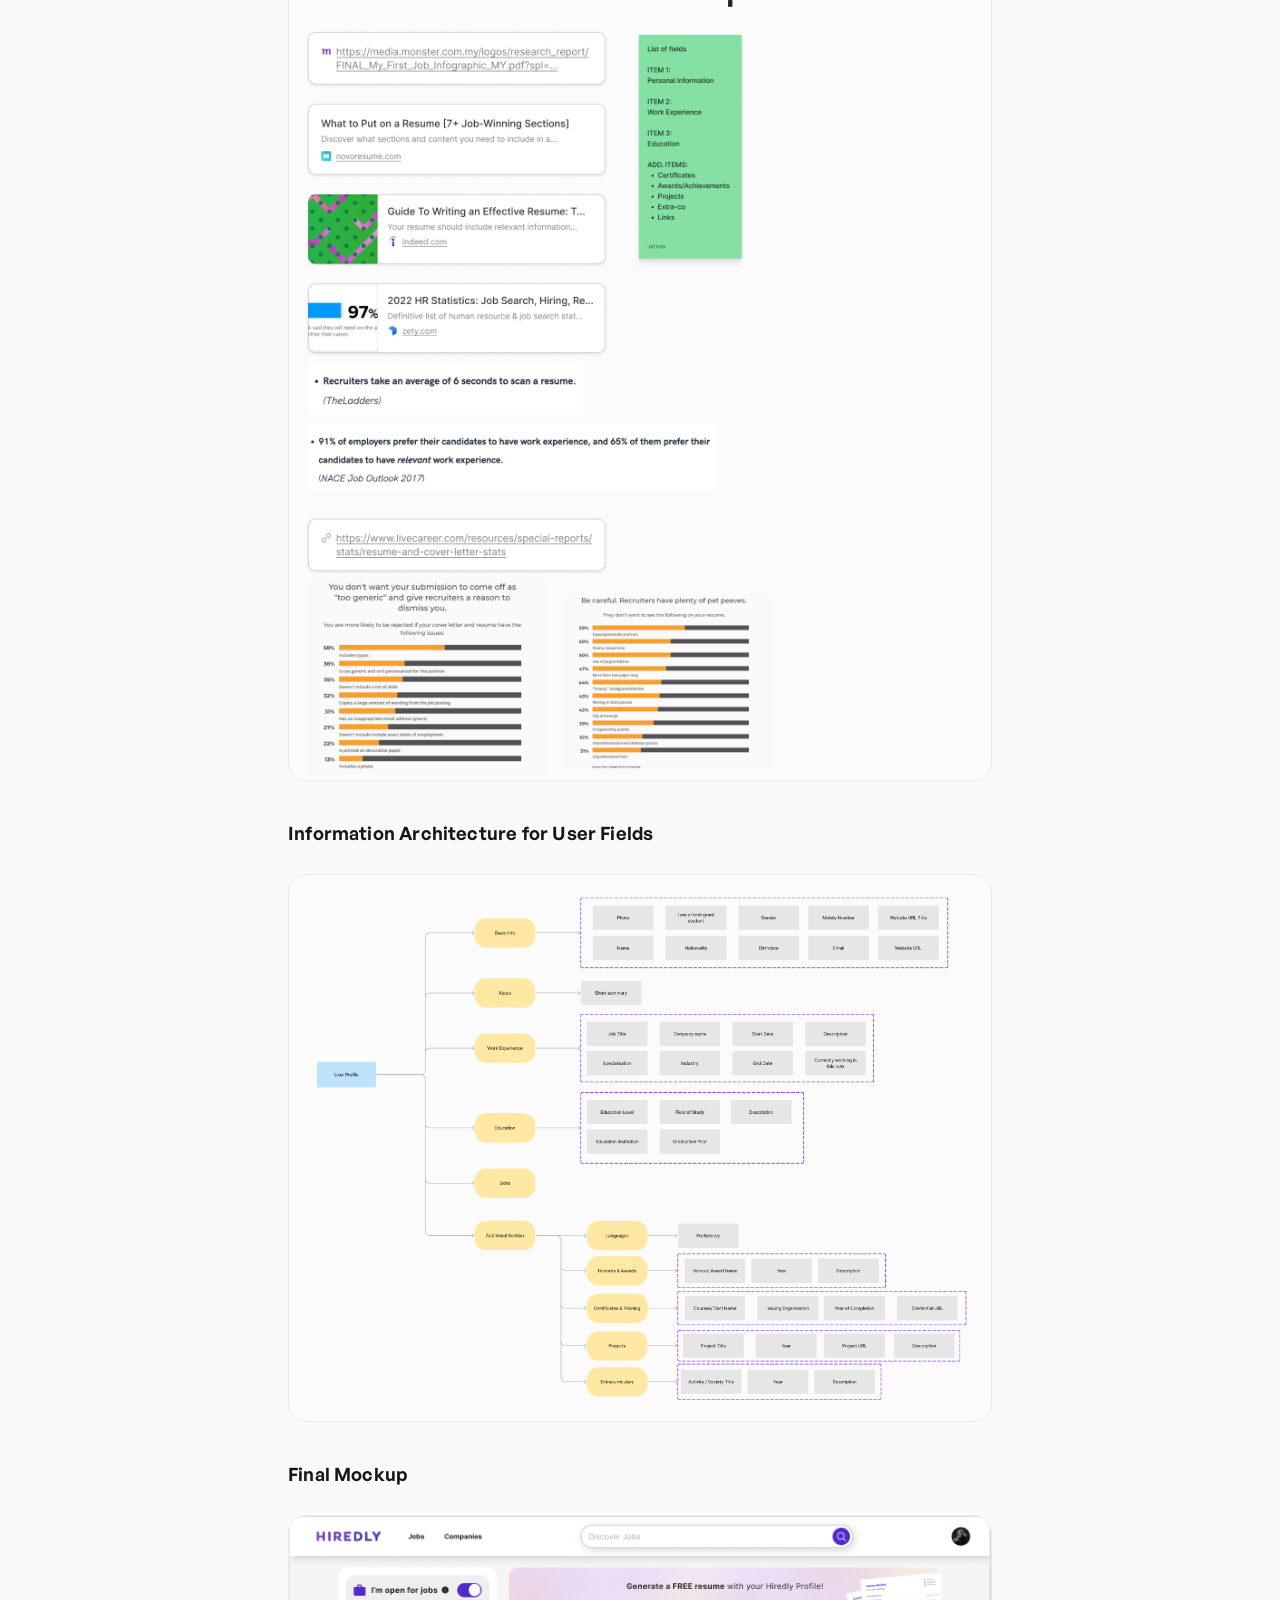
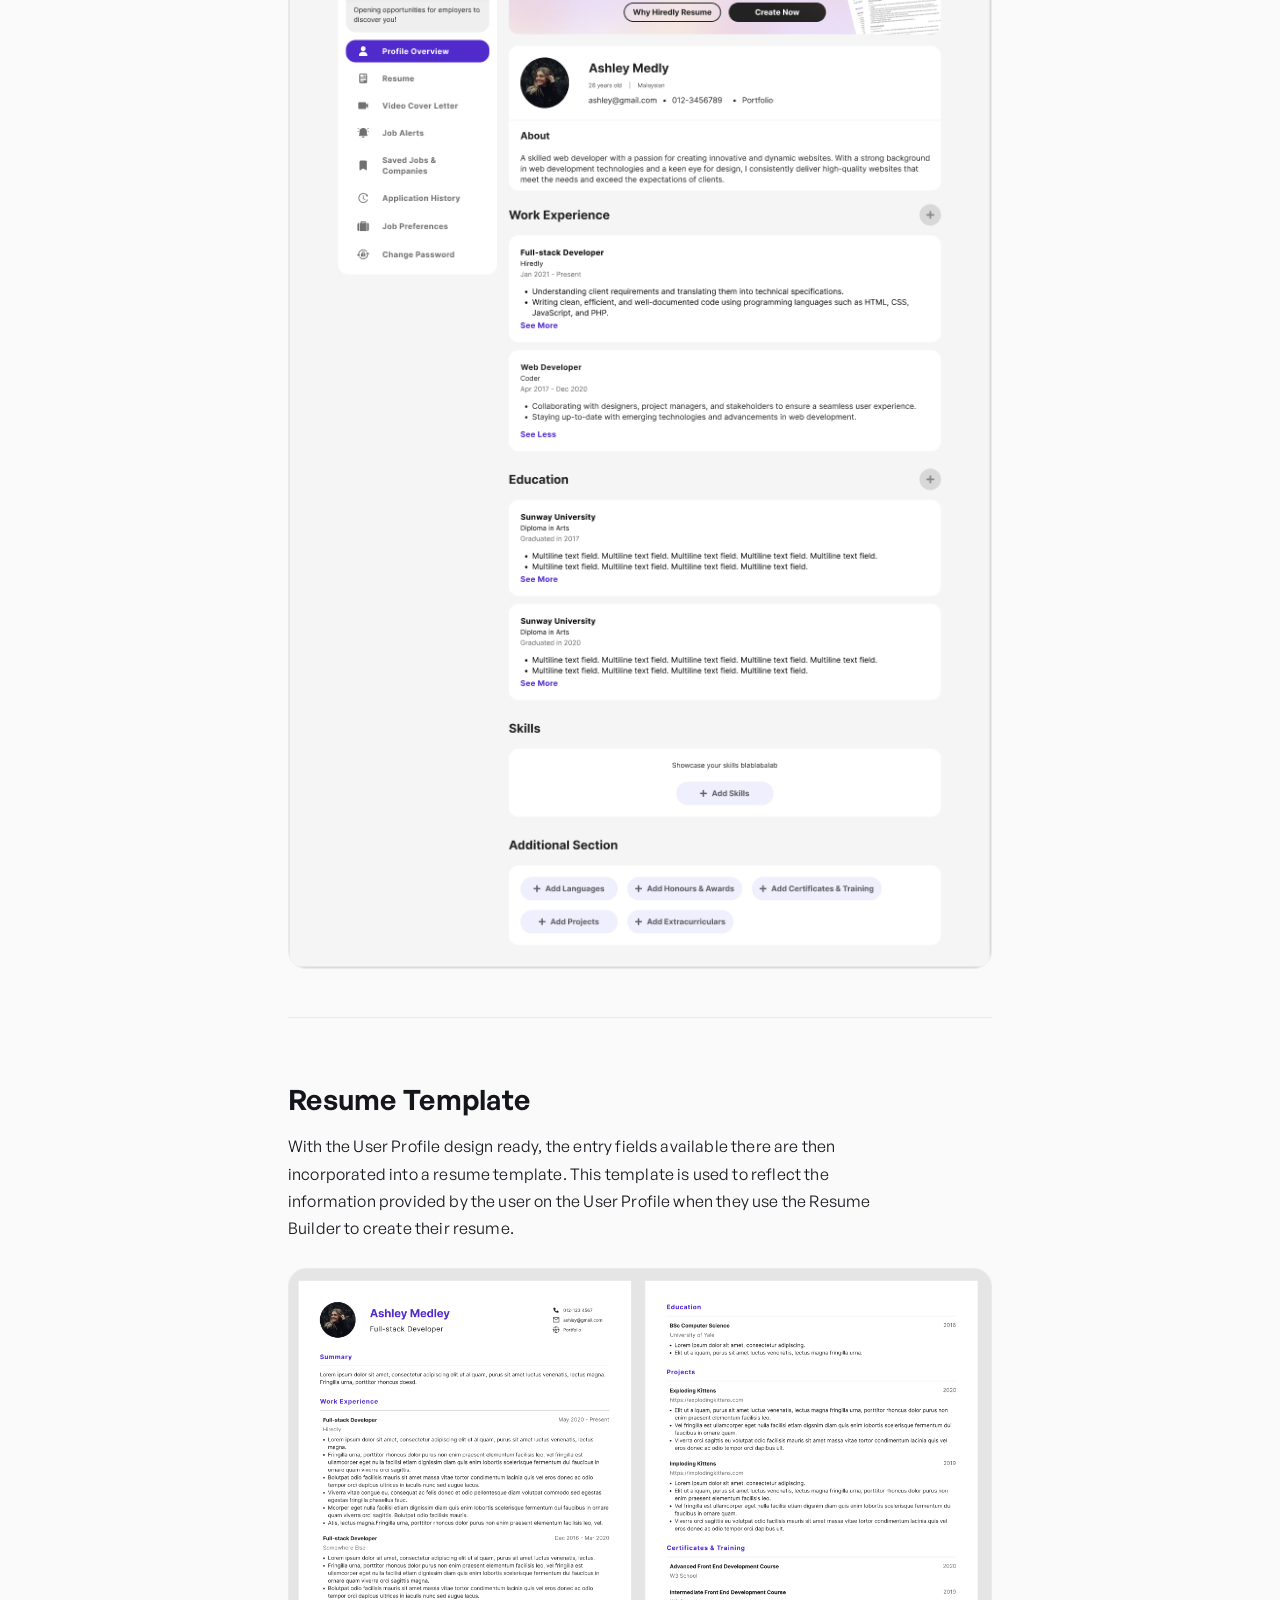
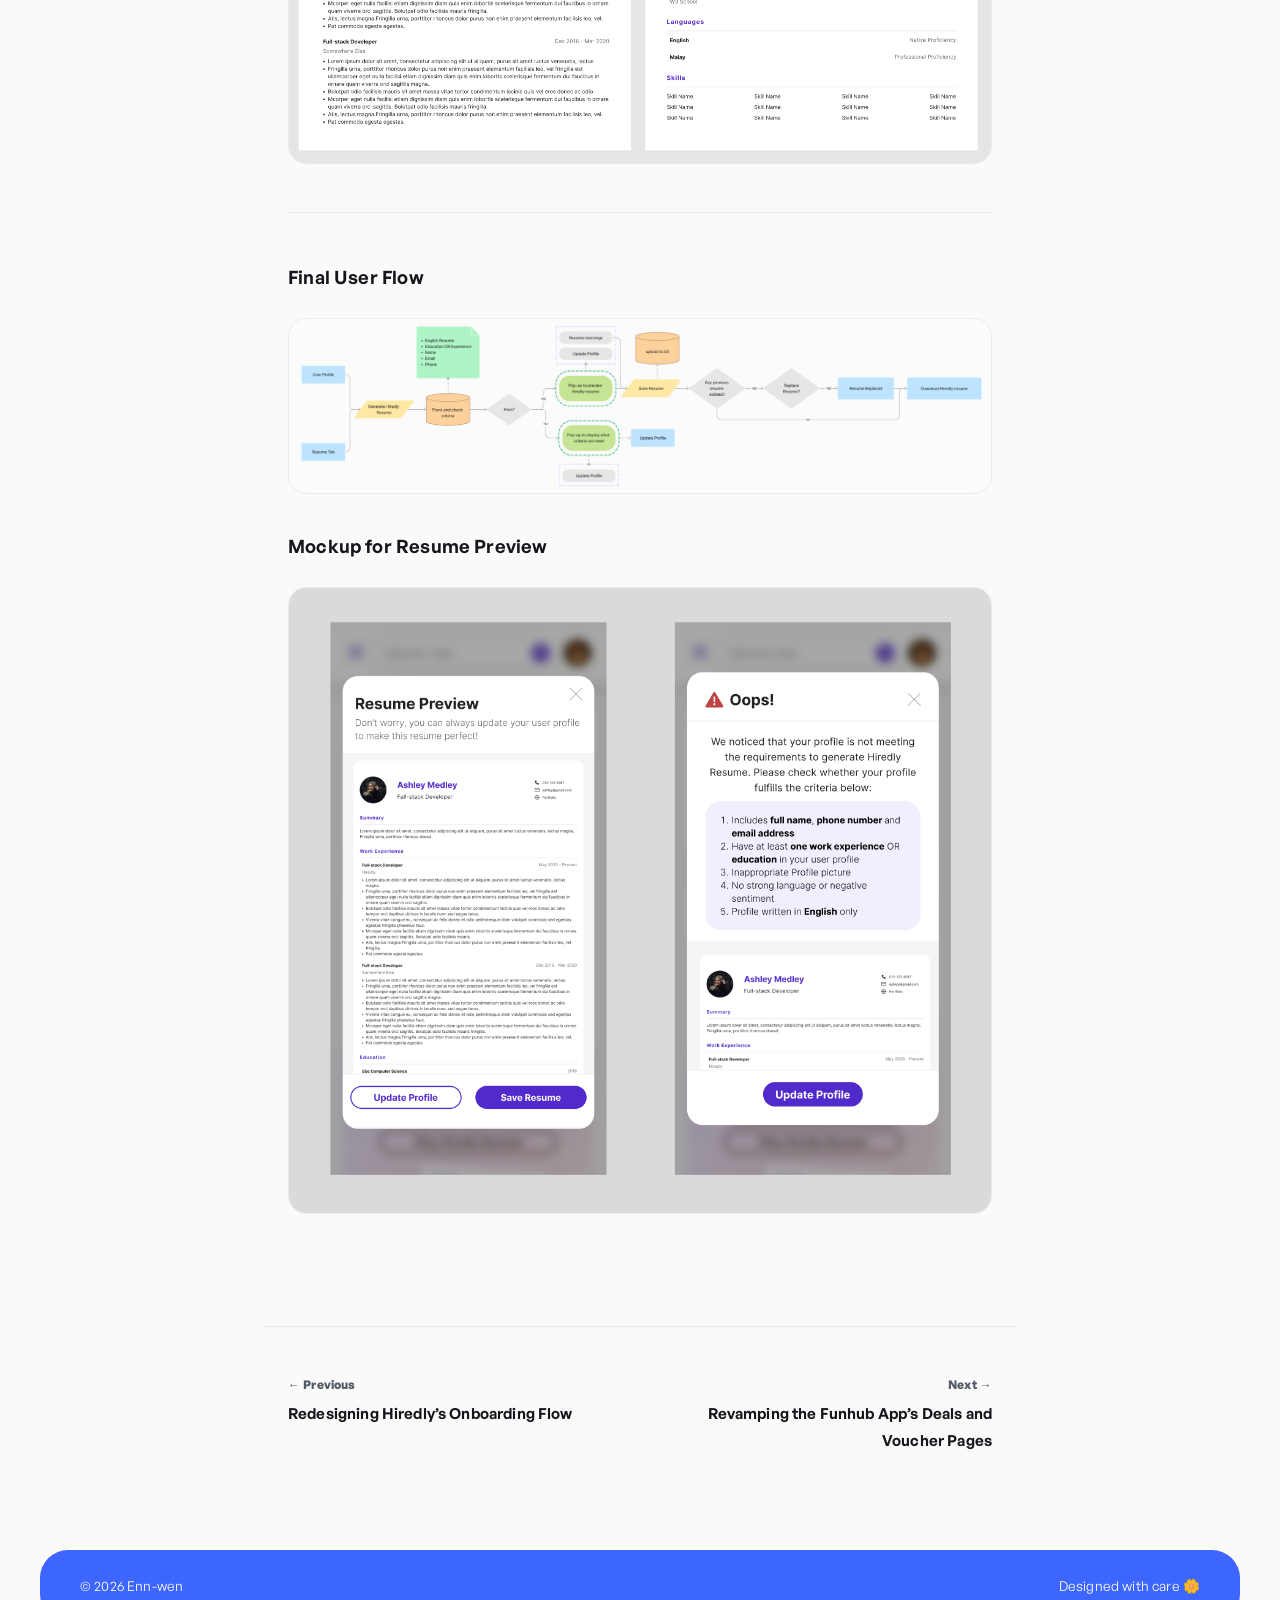
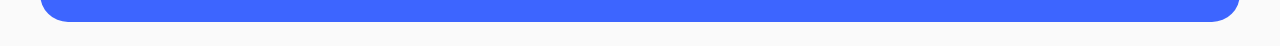
<file: hiredly-resume.html>
<!DOCTYPE html>
<html lang="en">
<head>
  <meta charset="UTF-8">
  <meta name="viewport" content="width=device-width, initial-scale=1.0">
  <title>Hiredly’s Resume Builder (w. User Profile Redesign) — Enn-wen</title>
  <meta name="description" content="UX/UI case study: designing a resume builder for Hiredly, supported by a redesigned user profile, so jobseekers can apply for jobs right away.">
  <link rel="stylesheet" href="css/style.css">
  <script src="js/main.js" defer></script>
</head>
<body>

  <header class="site-header">
    <a class="wordmark pill" href="index.html">Enn-wen&nbsp;<span class="bloom">🌼</span></a>
    <nav class="site-nav" aria-label="Main">
      <details class="nav-dropdown">
        <summary class="pill nav-dropdown-toggle">Work<svg class="dropdown-arrow" aria-hidden="true" viewBox="0 0 24 24" fill="none" stroke="currentColor" stroke-width="2" stroke-linecap="round" stroke-linejoin="round"><path d="m19.5 8.25-7.5 7.5-7.5-7.5"/></svg></summary>
        <div class="nav-dropdown-menu">
          <a href="index.html#work" class="is-current" aria-current="page">Work</a>
          <a href="about.html">About Me</a>
          <a href="photography.html">Photography</a>
          <a href="side-projects.html">Side Projects</a>
        </div>
      </details>
    </nav>
  </header>

  <main>
    <section class="case-hero">
      <span class="category">UX/UI · Web</span>
      <h1>Hiredly’s Resume Builder (w. User Profile Redesign)</h1>
      <p class="lede">Helping jobseekers create a professional resume from their profile, so they can start applying right away.</p>
    </section>

    <div class="case-cover">
      <img src="img/hiredly-resume-e9389132b0.png" alt="Screens of Hiredly’s resume builder and redesigned user profile">
    </div>

    <dl class="meta">
      <div>
        <dt>Team &amp; Role</dt>
        <dd>2 UI/UX Designers, 1 Developer, 1 Product Manager</dd>
      </div>
      <div>
        <dt>Tools</dt>
        <dd>Figma, Freeform</dd>
      </div>
      <div>
        <dt>Timeline</dt>
        <dd>2 weeks</dd>
      </div>
      <div>
        <dt>Key Skills</dt>
        <dd>User Research, Wireframing, Prototyping, UI Design</dd>
      </div>
    </dl>

    <article class="case-body">
      <h2>About the Company</h2>
      <p><strong>Hiredly</strong> (previously known as WOBB) is the leading hybrid recruitment platform for junior to mid-management talent. Consisting of both a job portal and a headhunting recruitment solution, it’s a discovery platform that helps people discover any job with any employer in the market.</p>

      <h2>Project Brief</h2>
      <p>To design a Resume Builder to allow users to easily create a professional-looking resume so they can start their job application journey. To accompany this feature, a redesign of the User Profile is also required to allow users to fill in more information about their work experiences, education, skills and so on, which can then be translated into the creation of their resume.</p>

      <h2>Challenges</h2>
      <ol>
        <li>Many jobseekers are discouraged by the need to provide a resume to apply for jobs. Often, this is because they either have not created their own resumes, or the resumes uploaded were not approved; hence, this negatively affects the job application rate.</li>
        <li>The current user profile only allows users to include limited information, which is insufficient to create a resume for job applications.</li>
      </ol>

      <h2>Objectives</h2>
      <ol>
        <li>To close the gap between users uploading their resumes and their job application journey by creating a resume with their provided information. Users can then start applying for jobs right after.</li>
        <li>To collect more relevant user information via the User Profile to support the Resume Builder feature.</li>
      </ol>

      <hr>

      <h2>The Process</h2>
      <h3>Starting with the User Profile</h3>
      <p>Creating a resume requires more relevant information from the candidate. Hence, the project started off with increasing the sections and user fields for users to fill in. With increased fields, there was also a need to revisit the UI of the user profile to help users identify sections and entries more easily.</p>

      <h3>Research</h3>
      <p>To determine what is required to create a good resume, whilst catering to the needs of both fresh grads and experienced jobseekers.</p>
      <figure>
        <img src="img/hiredly-resume-12135c0663.png" alt="Research into what makes a good resume for fresh graduates and experienced jobseekers" loading="lazy">
      </figure>

      <h3>Information Architecture for User Fields</h3>
      <figure>
        <img src="img/hiredly-resume-dcef05879f.png" alt="Information architecture diagram of the user profile fields" loading="lazy">
      </figure>

      <h3>Final Mockup</h3>
      <figure>
        <img src="img/hiredly-resume-67a94982ce.png" alt="Final mockup of the redesigned user profile" loading="lazy">
      </figure>

      <hr>

      <h2>Resume Template</h2>
      <p>With the User Profile design ready, the entry fields available there are then incorporated into a resume template. This template is used to reflect the information provided by the user on the User Profile when they use the Resume Builder to create their resume.</p>
      <figure>
        <img src="img/hiredly-resume-822ab7a998.png" alt="Resume template generated from user profile information" loading="lazy">
      </figure>

      <hr>

      <h3>Final User Flow</h3>
      <figure>
        <img src="img/hiredly-resume-5e2d224dc4.png" alt="Final user flow for the resume builder" loading="lazy">
      </figure>

      <h3>Mockup for Resume Preview</h3>
      <figure>
        <img src="img/hiredly-resume-5b02c9fcbb.png" alt="Mockup of the resume preview screen" loading="lazy">
      </figure>
    </article>

    <nav class="case-nav" aria-label="Project navigation">
      <a href="hiredly-onboarding.html" class="prev">
        <span class="label">← Previous</span>
        <span class="title">Redesigning Hiredly’s Onboarding Flow</span>
      </a>
      <a href="funhub-deals.html" class="next">
        <span class="label">Next →</span>
        <span class="title">Revamping the Funhub App’s Deals and Voucher Pages</span>
      </a>
    </nav>
  </main>

  <footer class="site-footer">
    <div class="inner">
      <span>© 2026 Enn-wen</span>
      <span>Designed with care 🌼</span>
    </div>
  </footer>

</body>
</html>
</file>
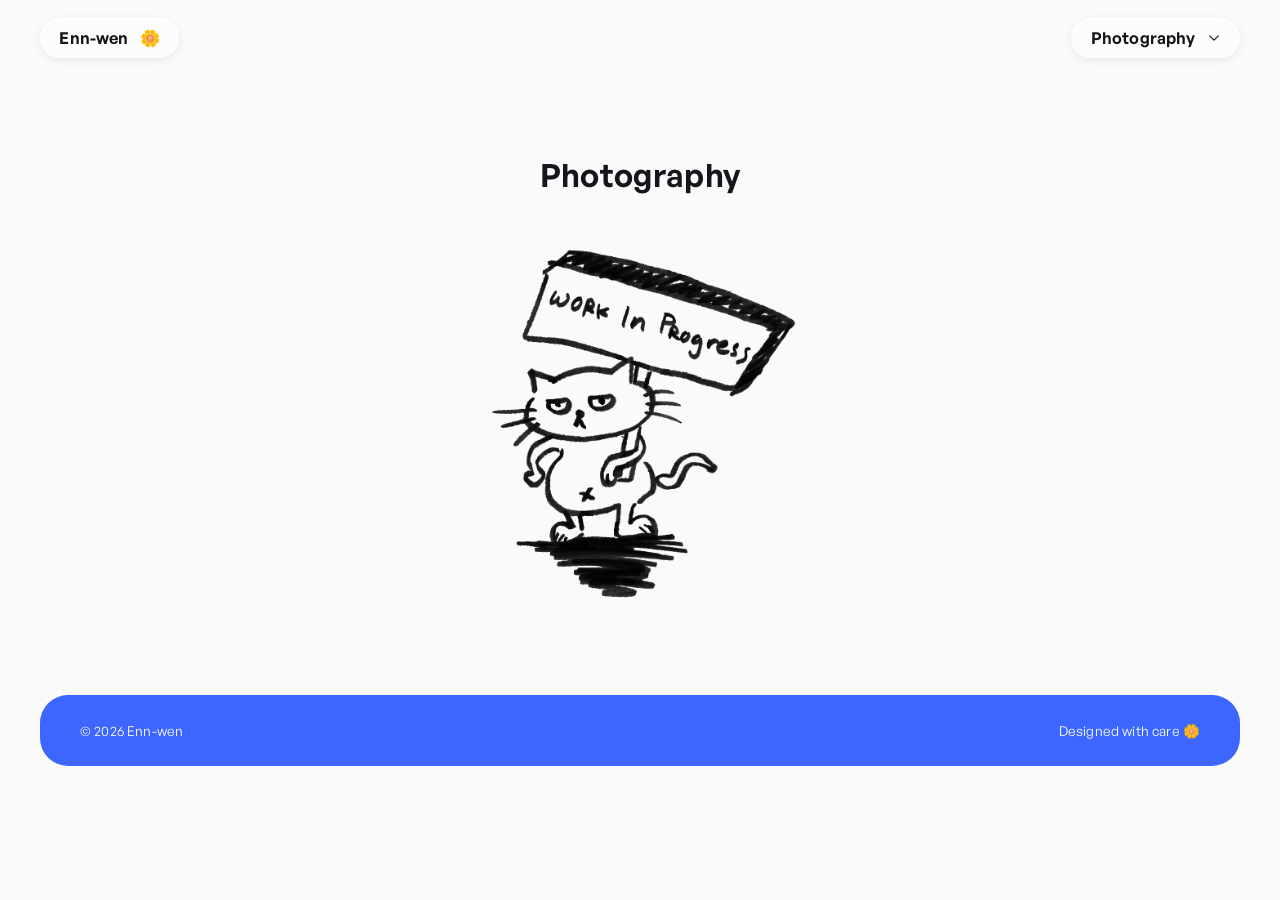
<file: photography.html>
<!DOCTYPE html>
<html lang="en">
<head>
  <meta charset="UTF-8">
  <meta name="viewport" content="width=device-width, initial-scale=1.0">
  <title>Photography — Enn-wen</title>
  <meta name="description" content="A personal photography series by Enn-wen — page coming soon.">
  <link rel="stylesheet" href="css/style.css">
  <script src="js/main.js" defer></script>
</head>
<body>

  <header class="site-header">
    <a class="wordmark pill" href="index.html">Enn-wen&nbsp;<span class="bloom">🌼</span></a>
    <nav class="site-nav" aria-label="Main">
      <details class="nav-dropdown">
        <summary class="pill nav-dropdown-toggle">Photography<svg class="dropdown-arrow" aria-hidden="true" viewBox="0 0 24 24" fill="none" stroke="currentColor" stroke-width="2" stroke-linecap="round" stroke-linejoin="round"><path d="m19.5 8.25-7.5 7.5-7.5-7.5"/></svg></summary>
        <div class="nav-dropdown-menu">
          <a href="index.html#work">Work</a>
          <a href="about.html">About Me</a>
          <a href="photography.html" class="is-current" aria-current="page">Photography</a>
          <a href="side-projects.html">Side Projects</a>
        </div>
      </details>
    </nav>
  </header>

  <main>
    <section class="section-stub">
      <h2>Photography</h2>
      <img src="img/wip-img.png" alt="Cartoon cat holding a Work In Progress sign" width="852" height="972" loading="lazy">
    </section>
  </main>

  <footer class="site-footer">
    <div class="inner">
      <span>© 2026 Enn-wen</span>
      <span>Designed with care 🌼</span>
    </div>
  </footer>

</body>
</html>
</file>
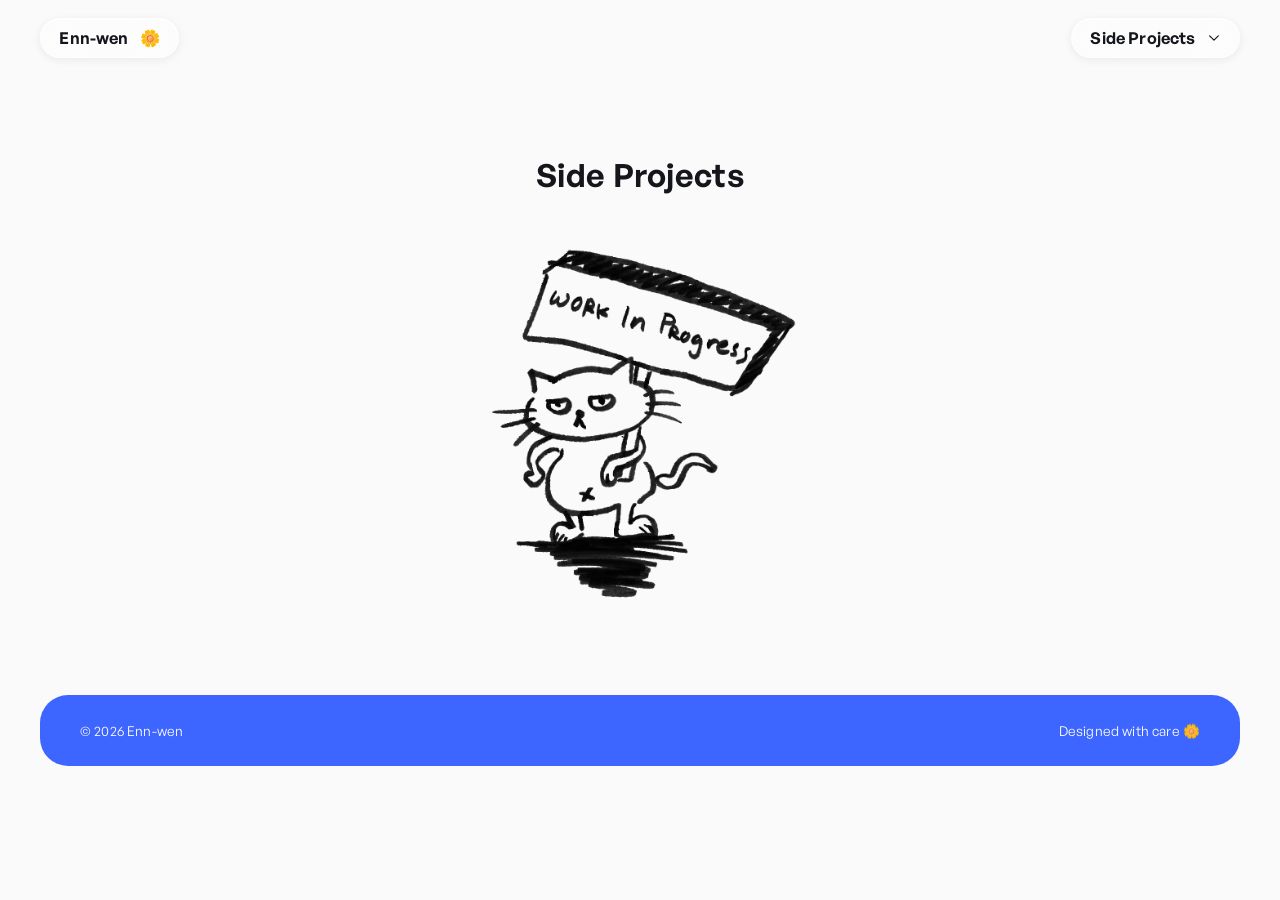
<file: side-projects.html>
<!DOCTYPE html>
<html lang="en">
<head>
  <meta charset="UTF-8">
  <meta name="viewport" content="width=device-width, initial-scale=1.0">
  <title>Side Projects — Enn-wen</title>
  <meta name="description" content="Side projects and experiments by Enn-wen — page coming soon.">
  <link rel="stylesheet" href="css/style.css">
  <script src="js/main.js" defer></script>
</head>
<body>

  <header class="site-header">
    <a class="wordmark pill" href="index.html">Enn-wen&nbsp;<span class="bloom">🌼</span></a>
    <nav class="site-nav" aria-label="Main">
      <details class="nav-dropdown">
        <summary class="pill nav-dropdown-toggle">Side Projects<svg class="dropdown-arrow" aria-hidden="true" viewBox="0 0 24 24" fill="none" stroke="currentColor" stroke-width="2" stroke-linecap="round" stroke-linejoin="round"><path d="m19.5 8.25-7.5 7.5-7.5-7.5"/></svg></summary>
        <div class="nav-dropdown-menu">
          <a href="index.html#work">Work</a>
          <a href="about.html">About Me</a>
          <a href="photography.html">Photography</a>
          <a href="side-projects.html" class="is-current" aria-current="page">Side Projects</a>
        </div>
      </details>
    </nav>
  </header>

  <main>
    <section class="section-stub">
      <h2>Side Projects</h2>
      <img src="img/wip-img.png" alt="Cartoon cat holding a Work In Progress sign" width="852" height="972" loading="lazy">
    </section>
  </main>

  <footer class="site-footer">
    <div class="inner">
      <span>© 2026 Enn-wen</span>
      <span>Designed with care 🌼</span>
    </div>
  </footer>

</body>
</html>
</file>
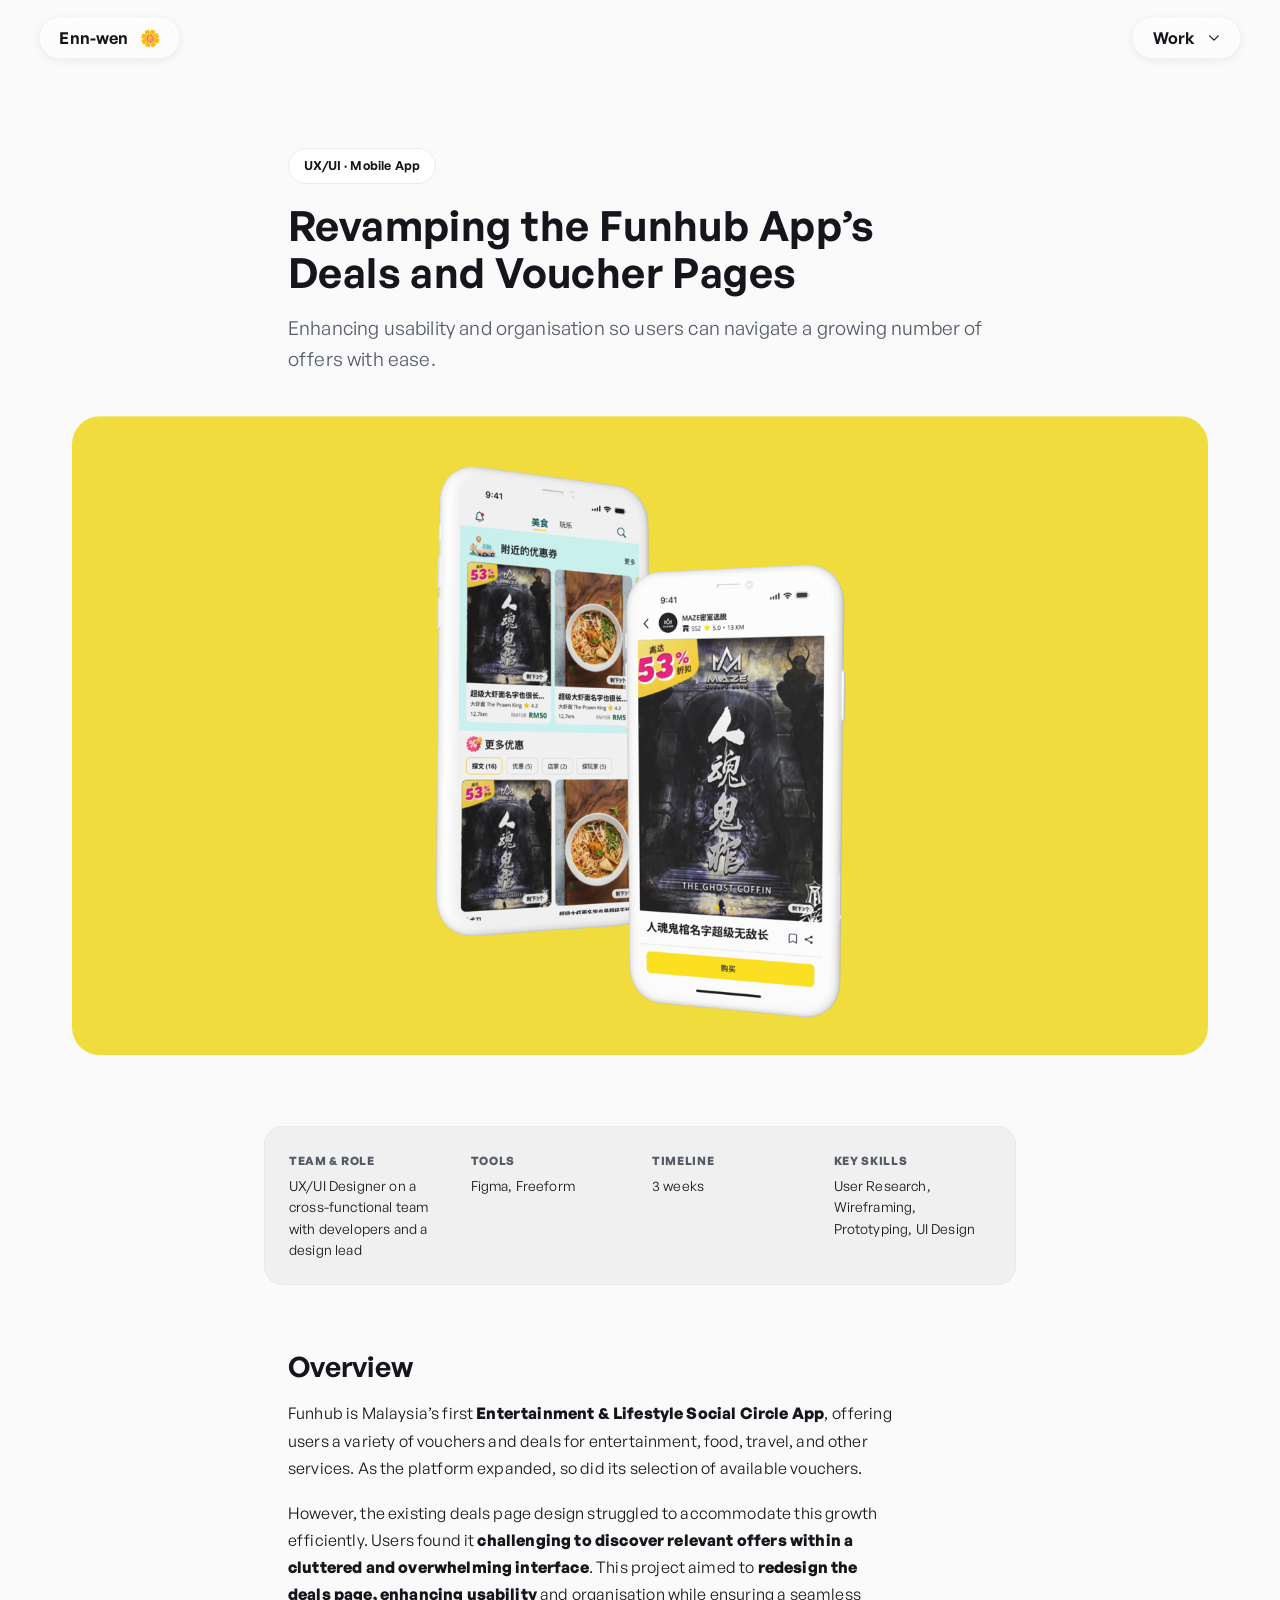
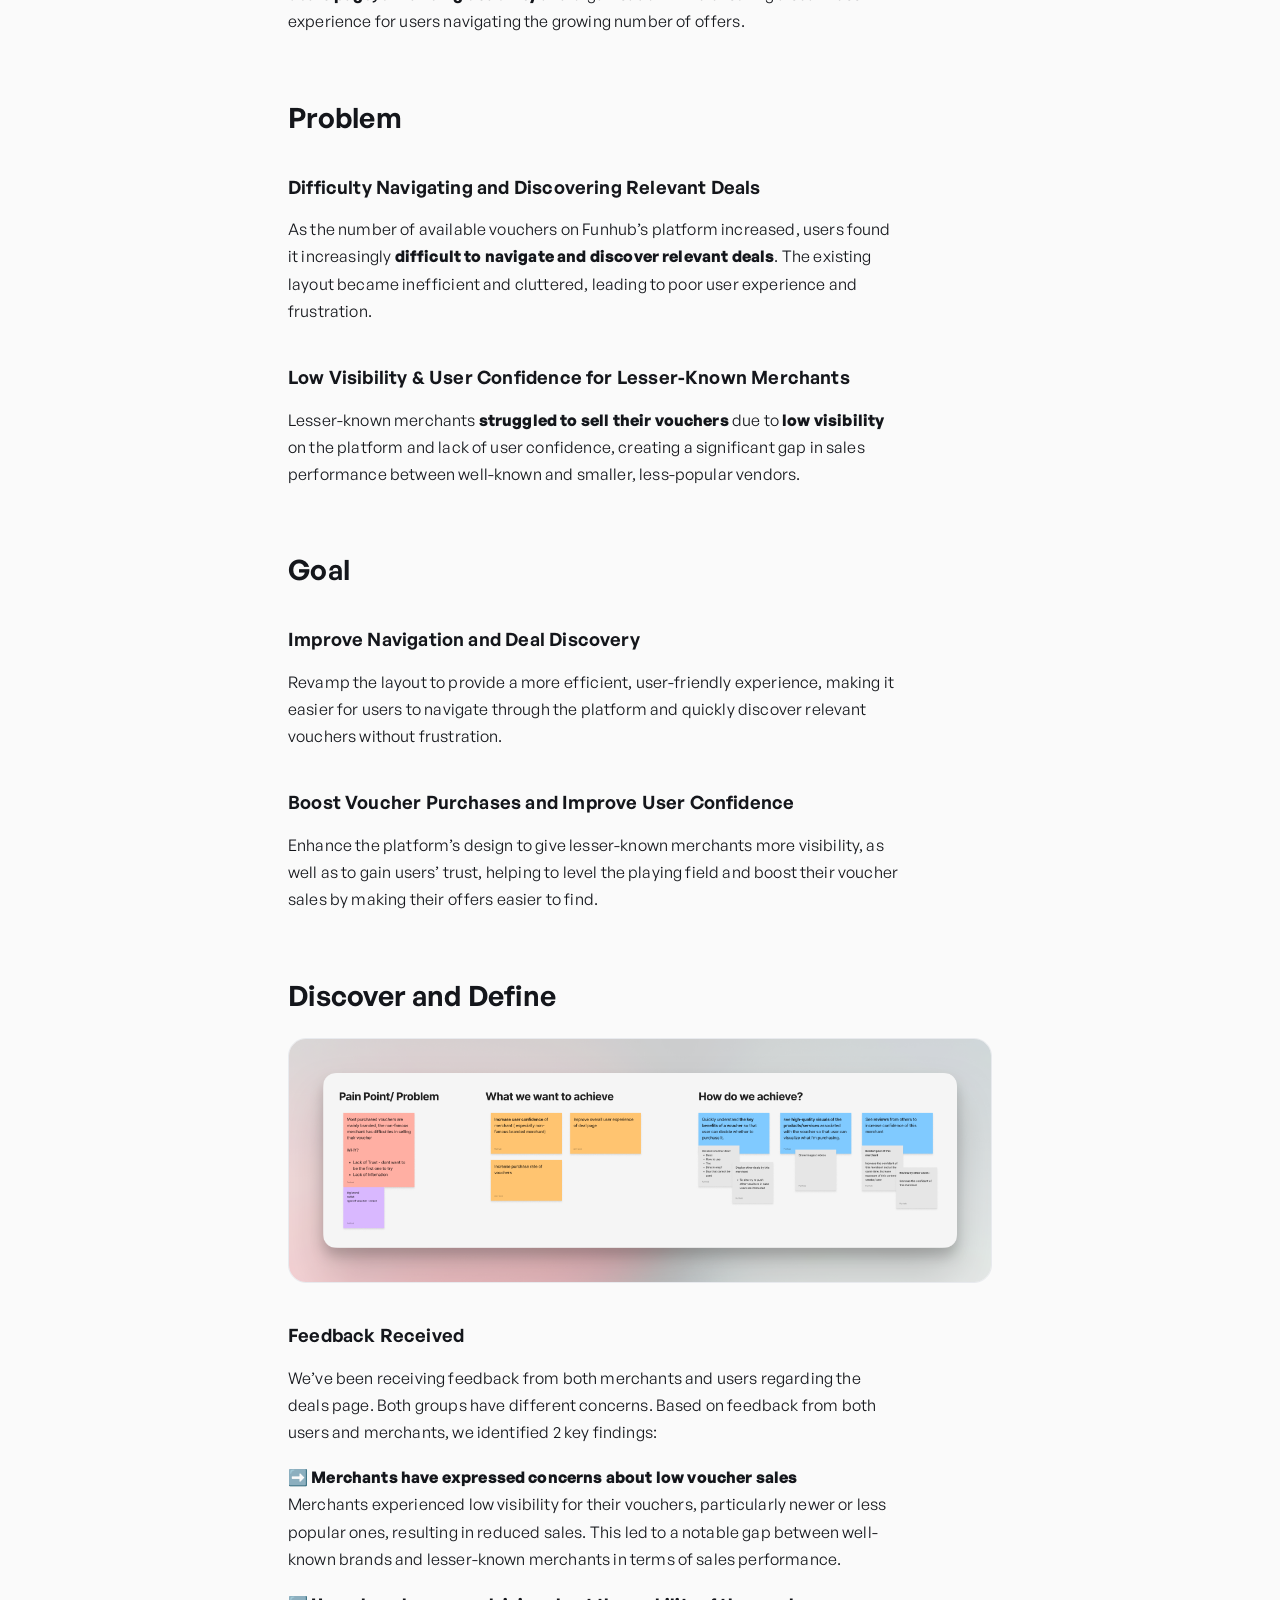
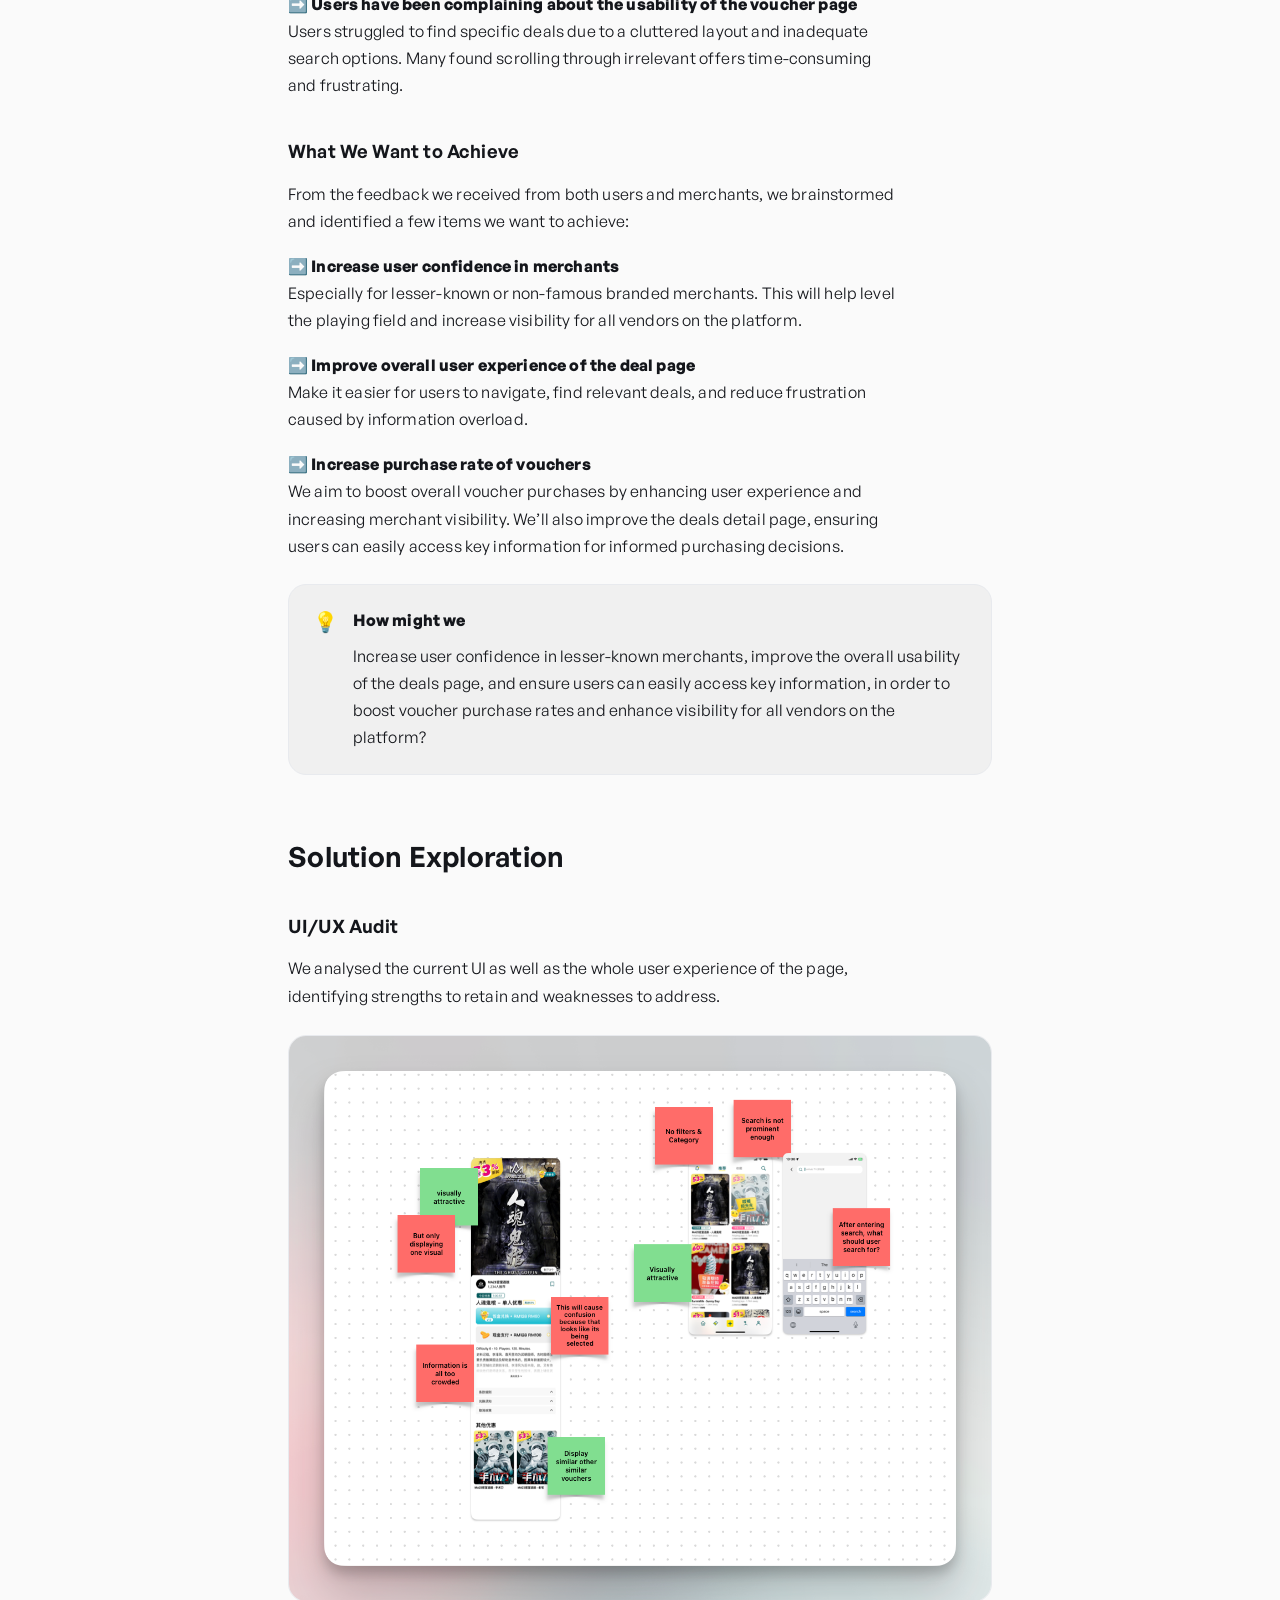
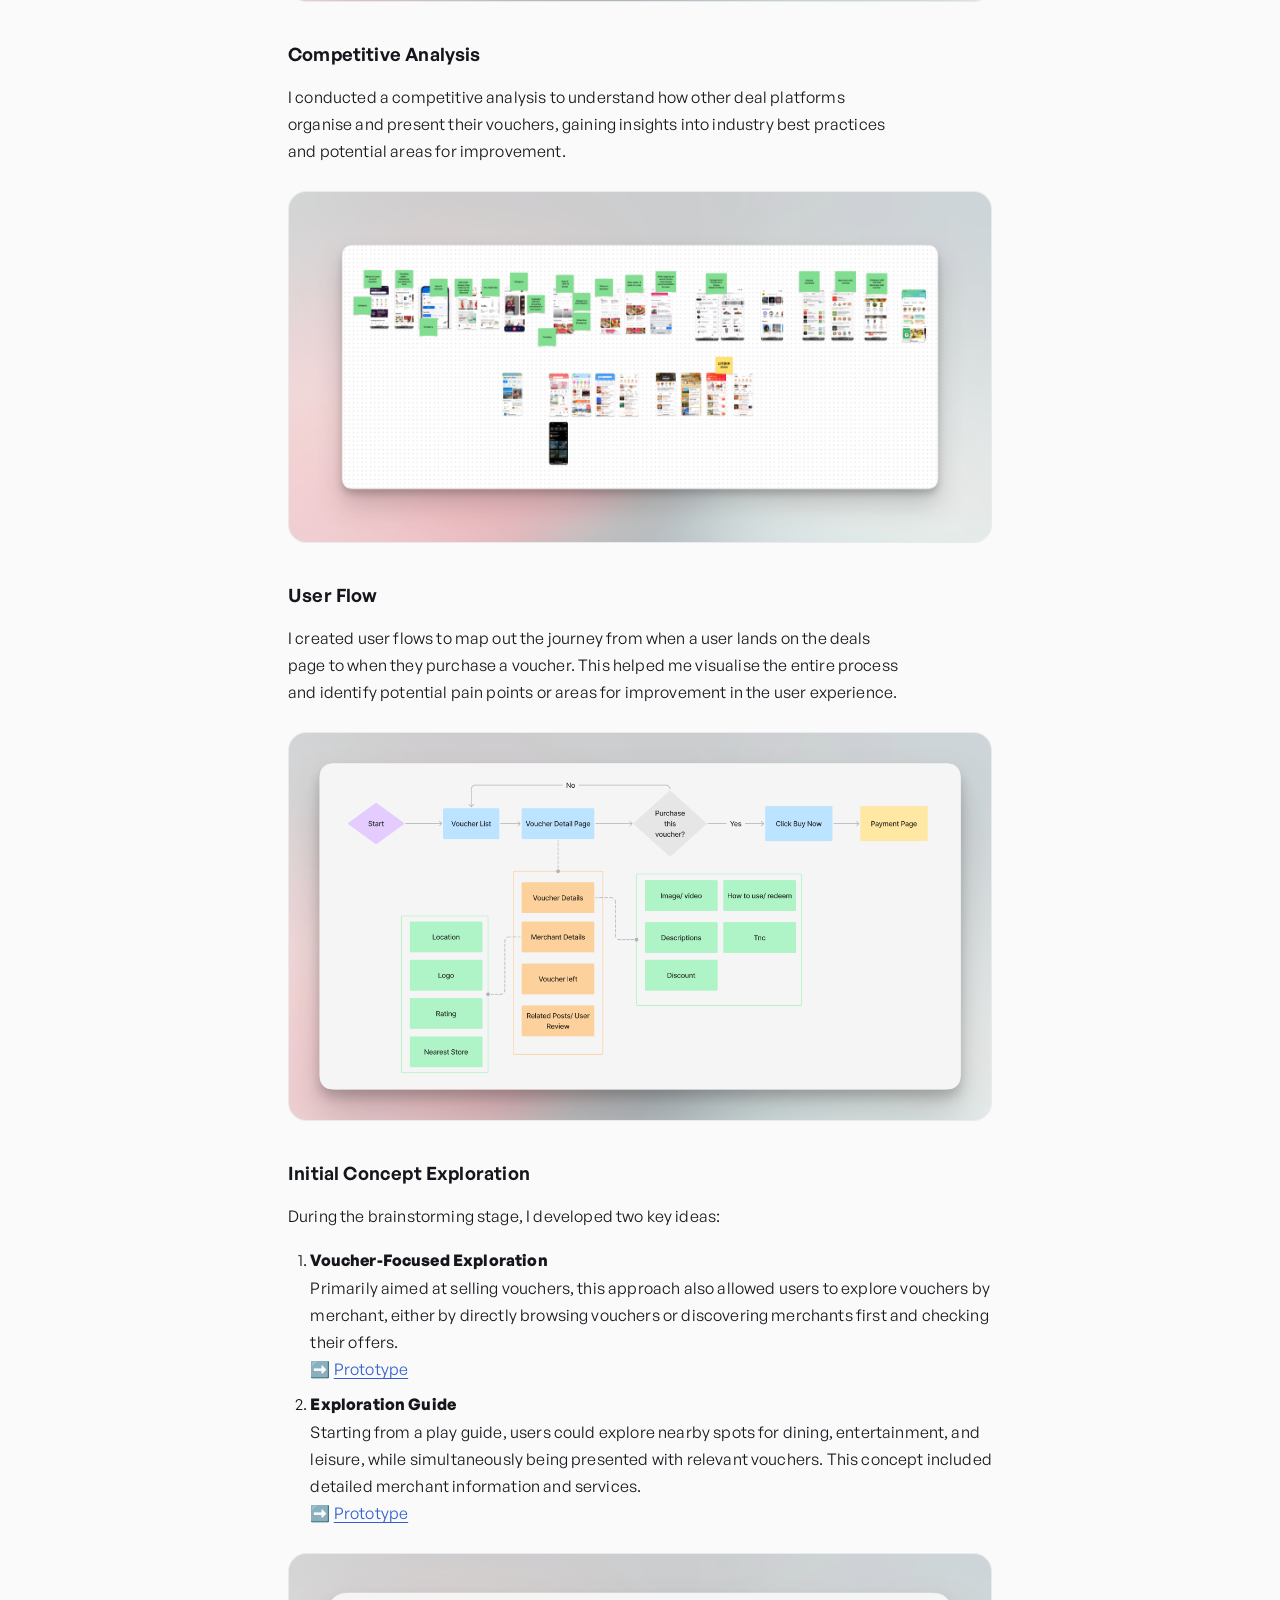
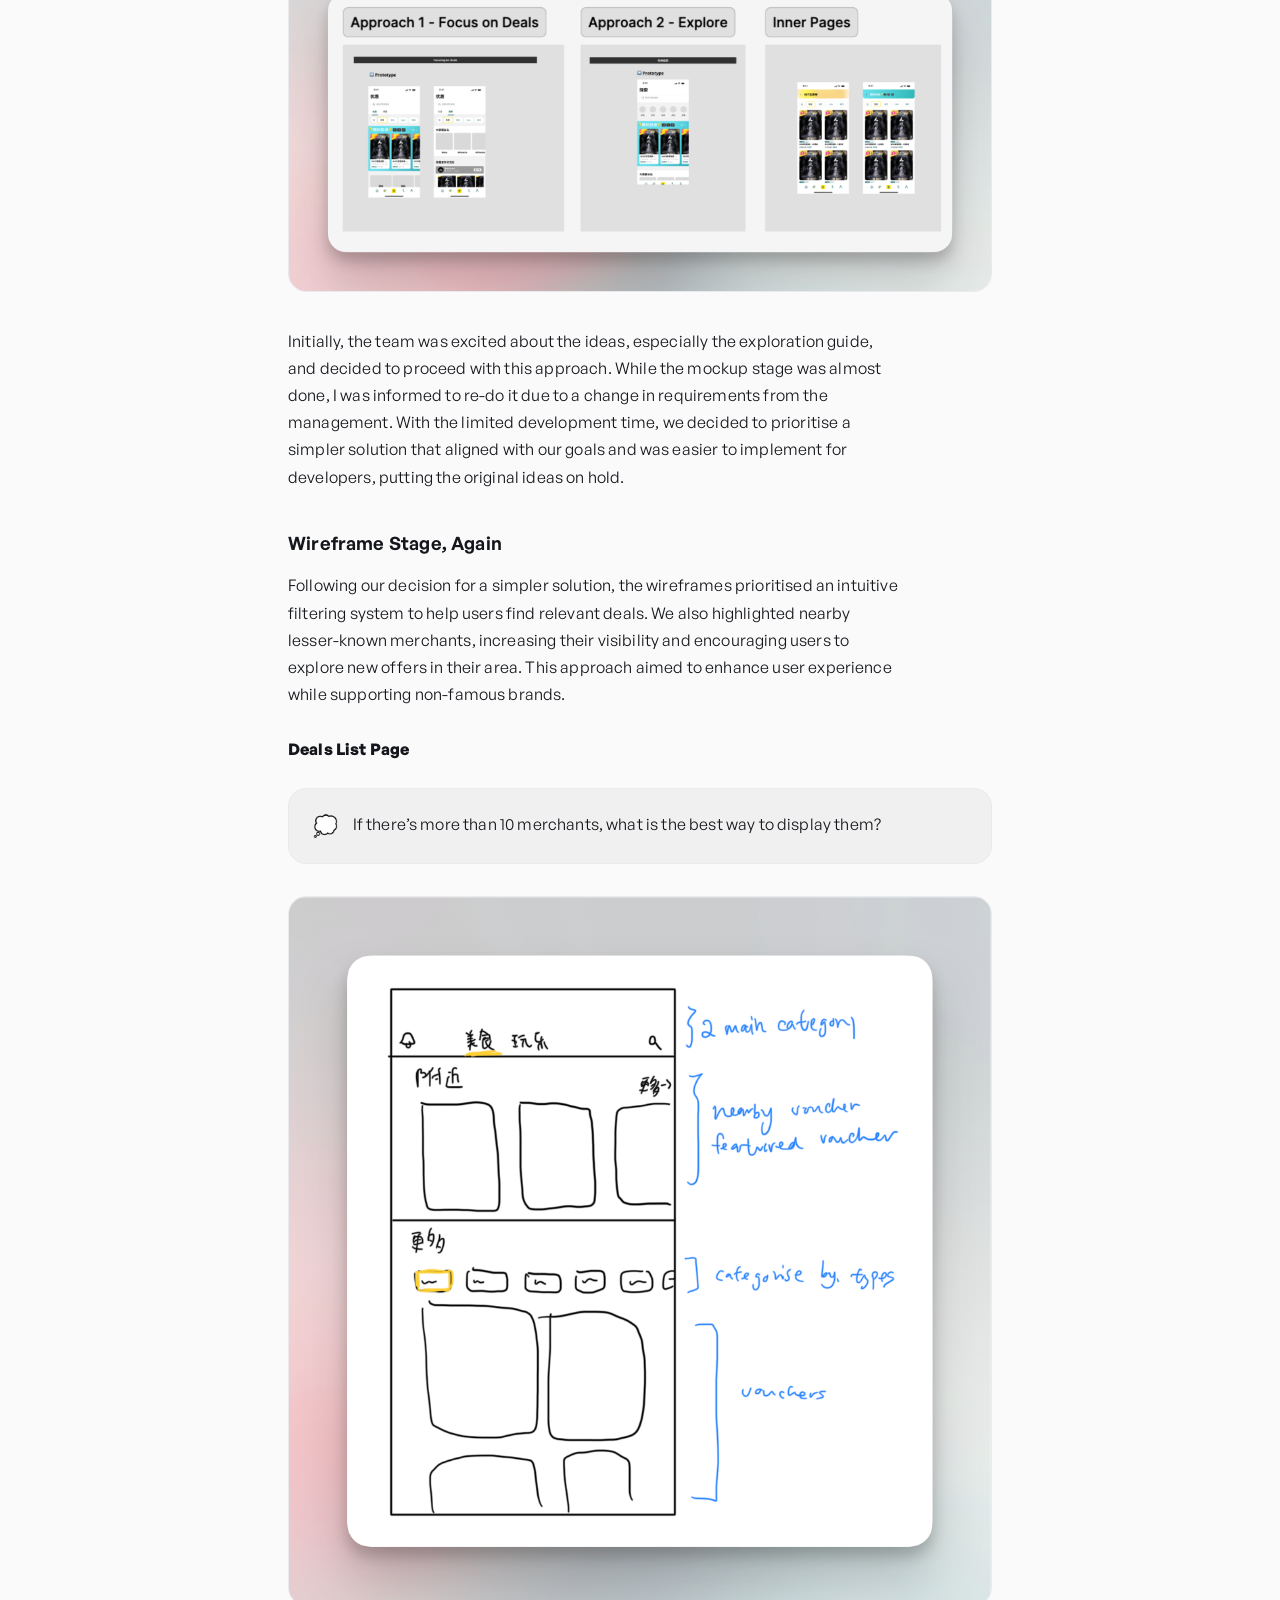
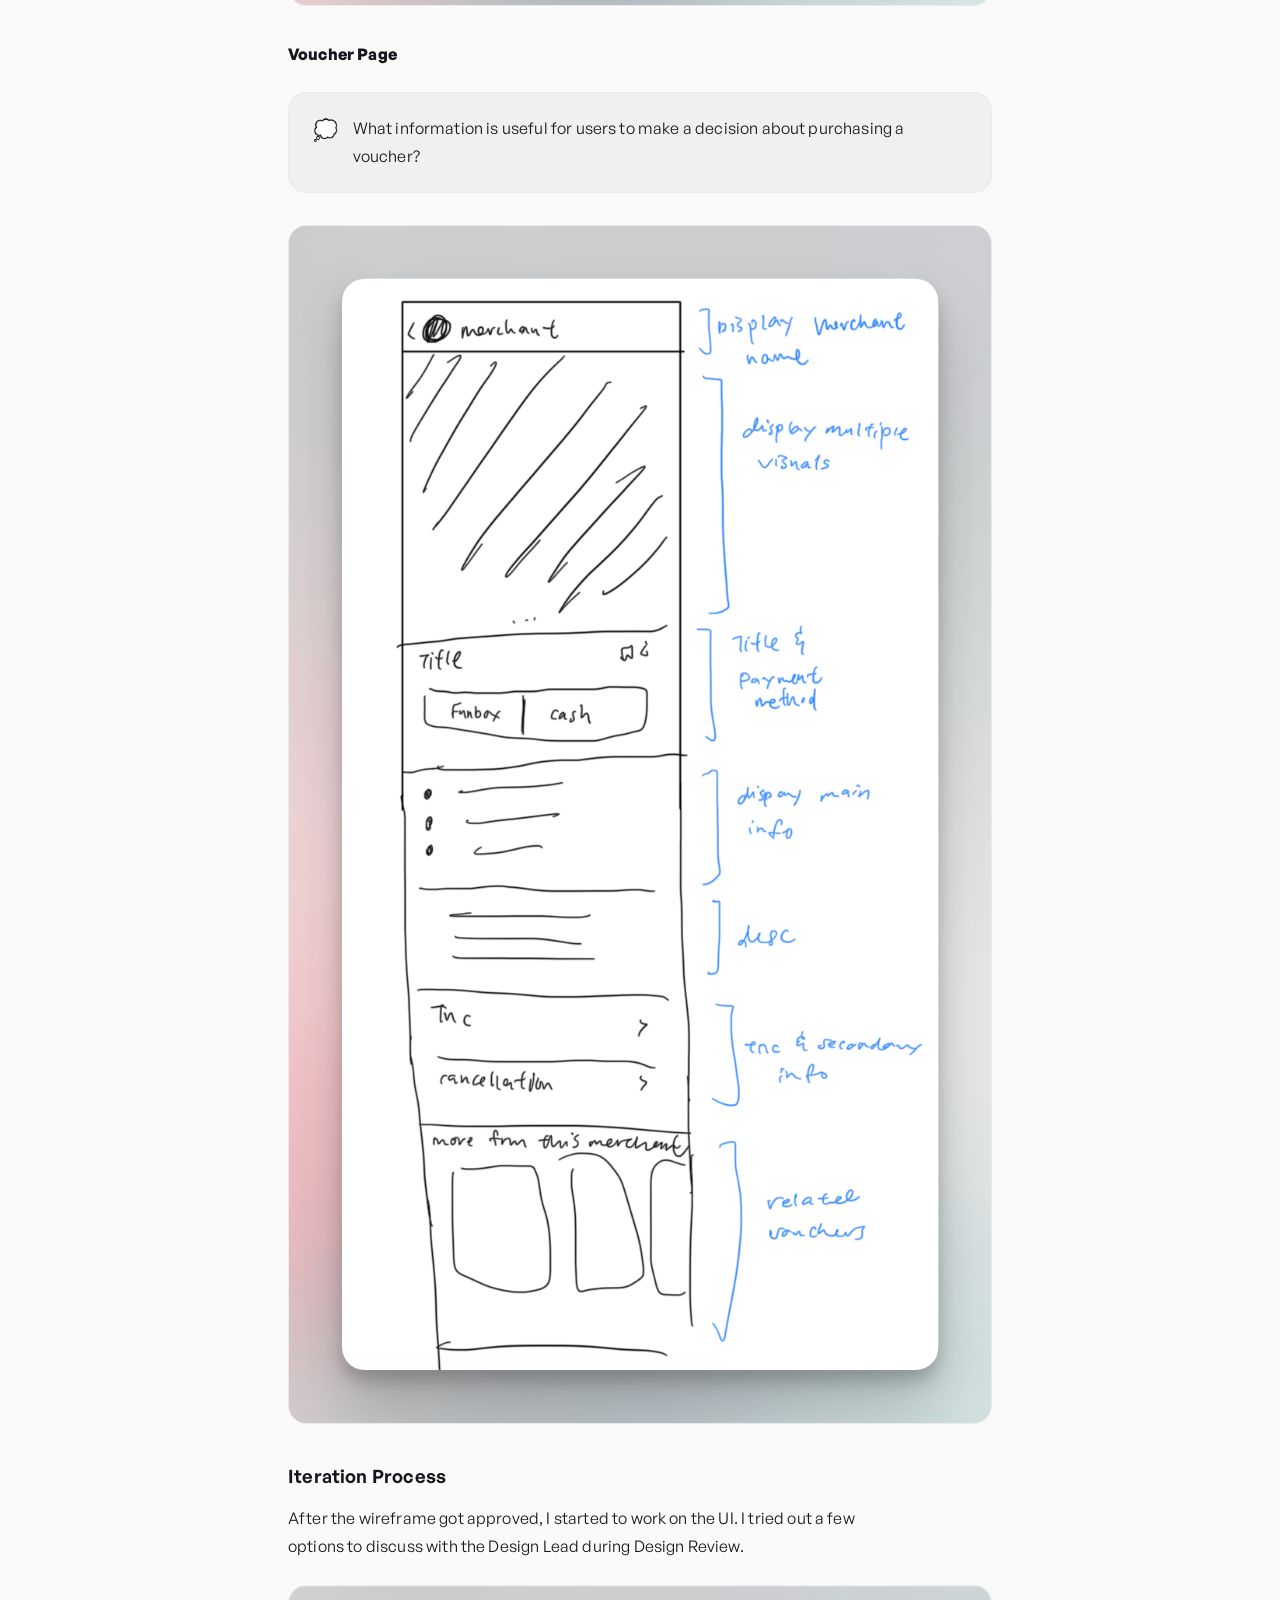
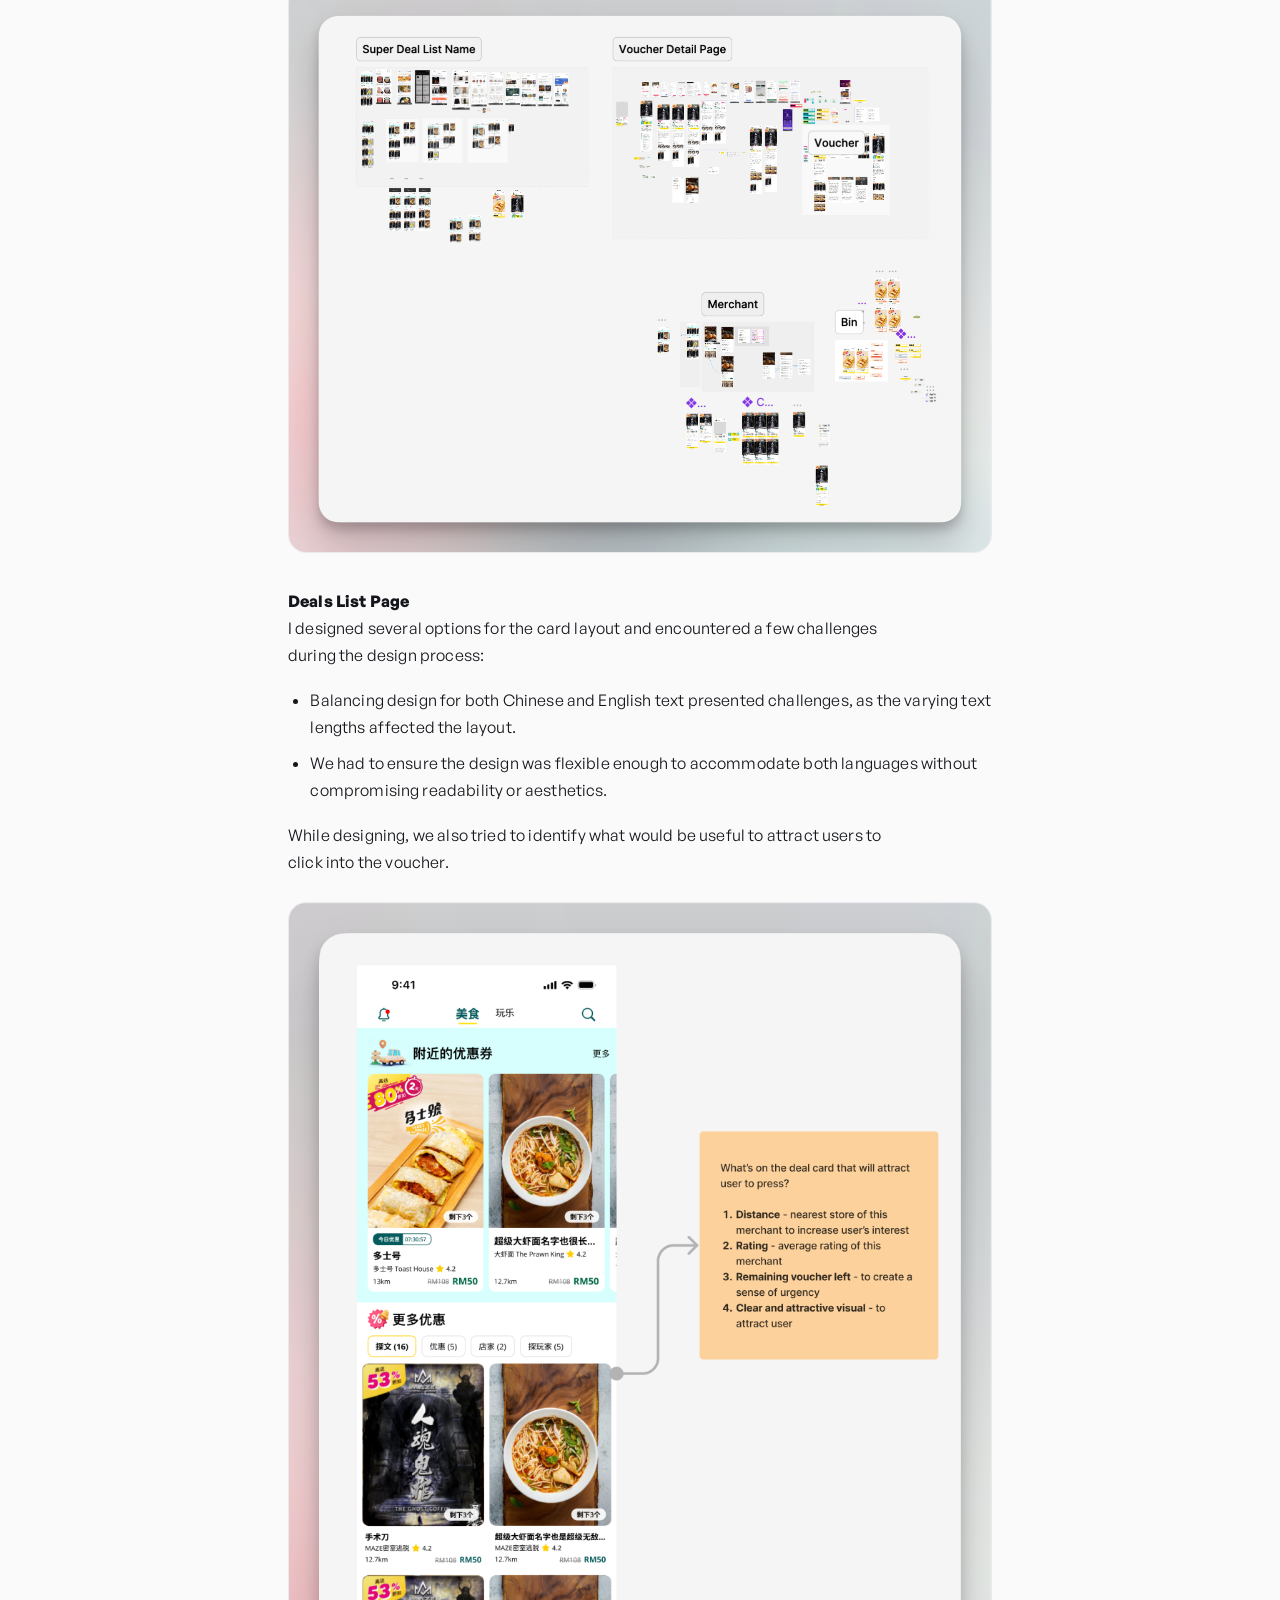
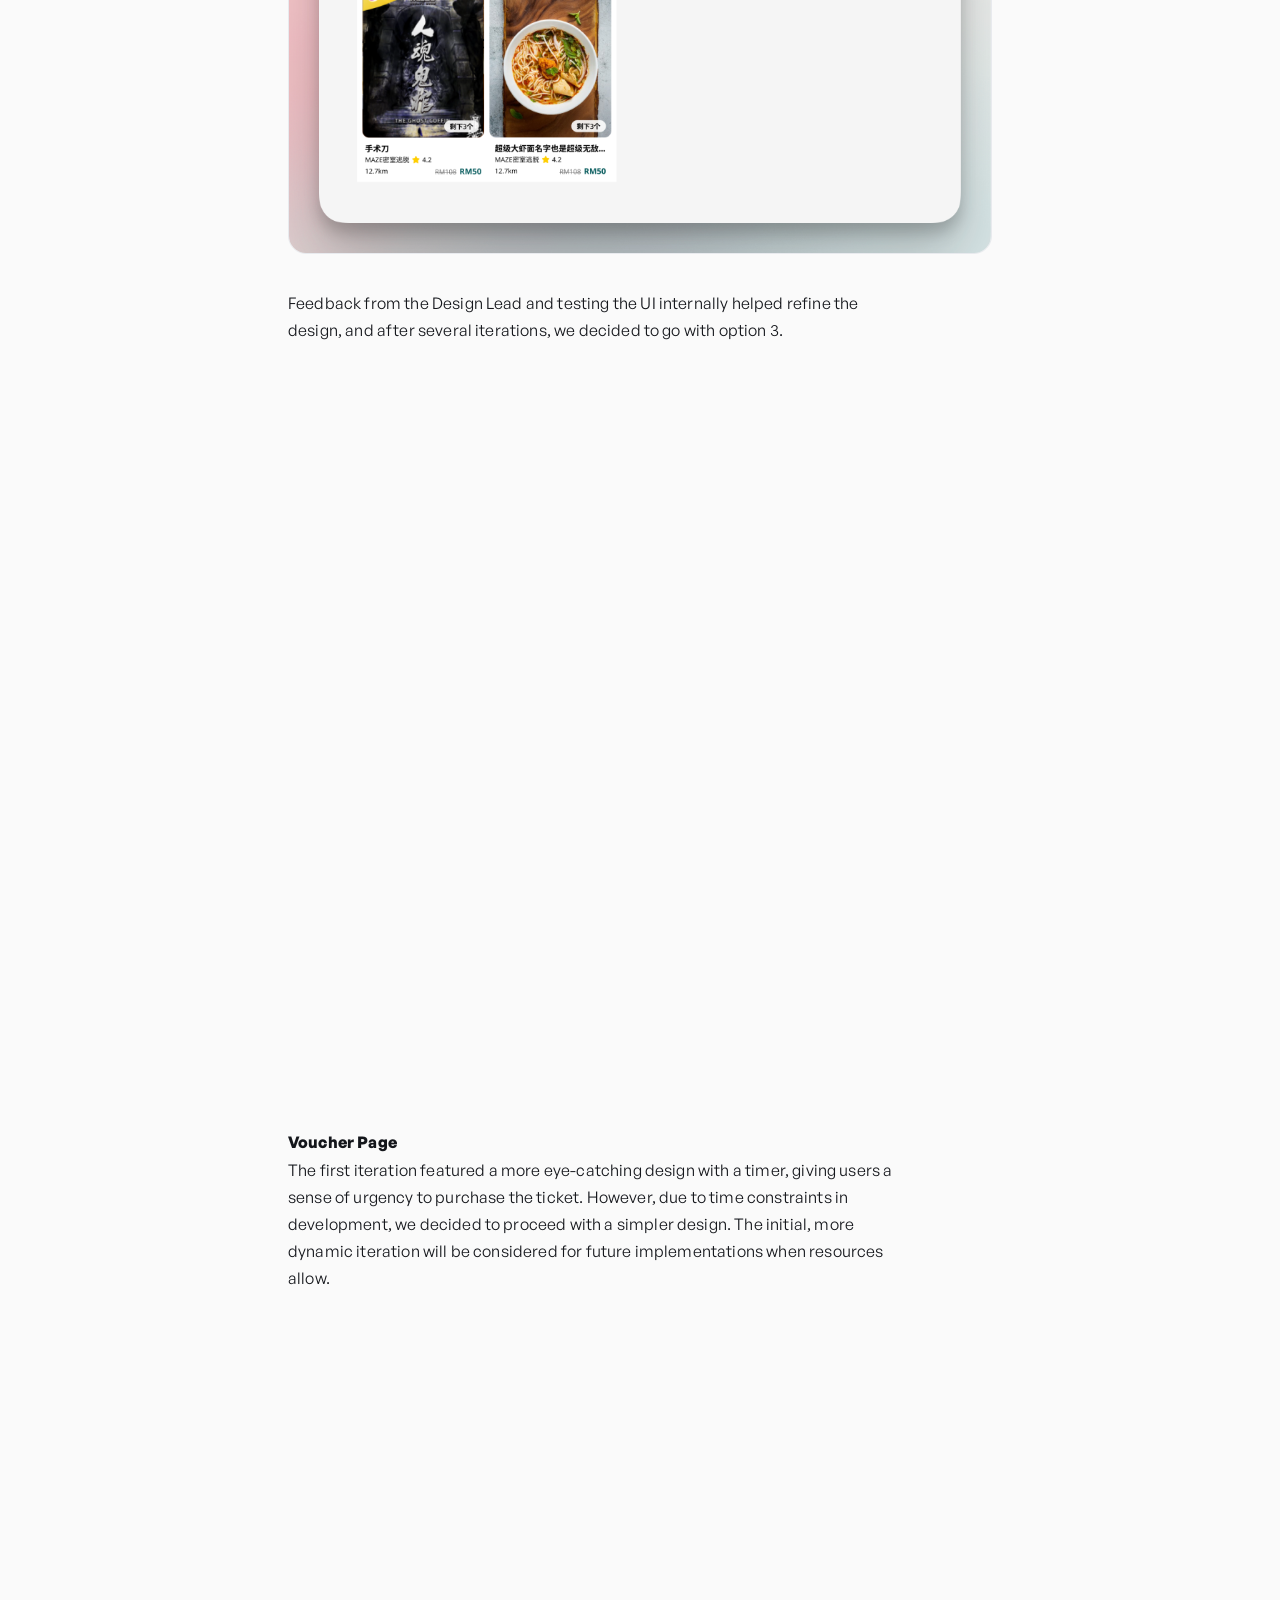
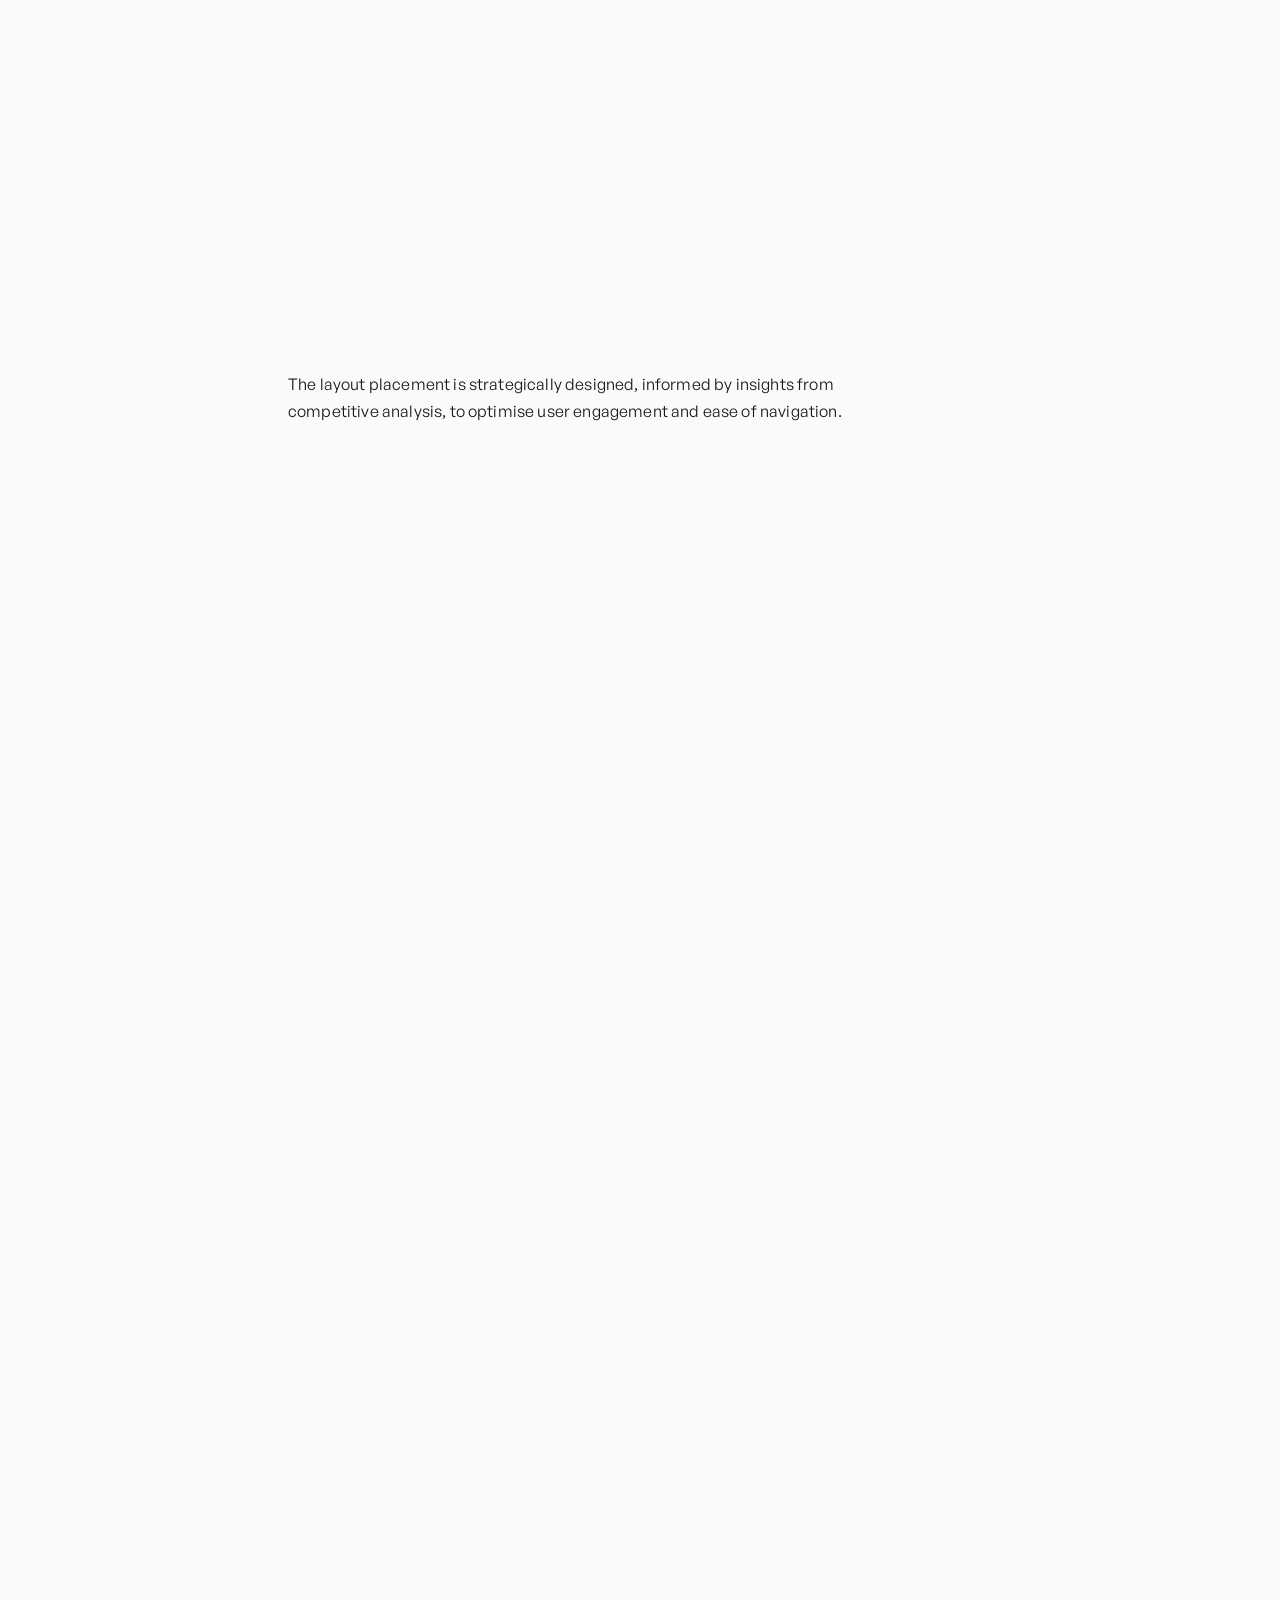
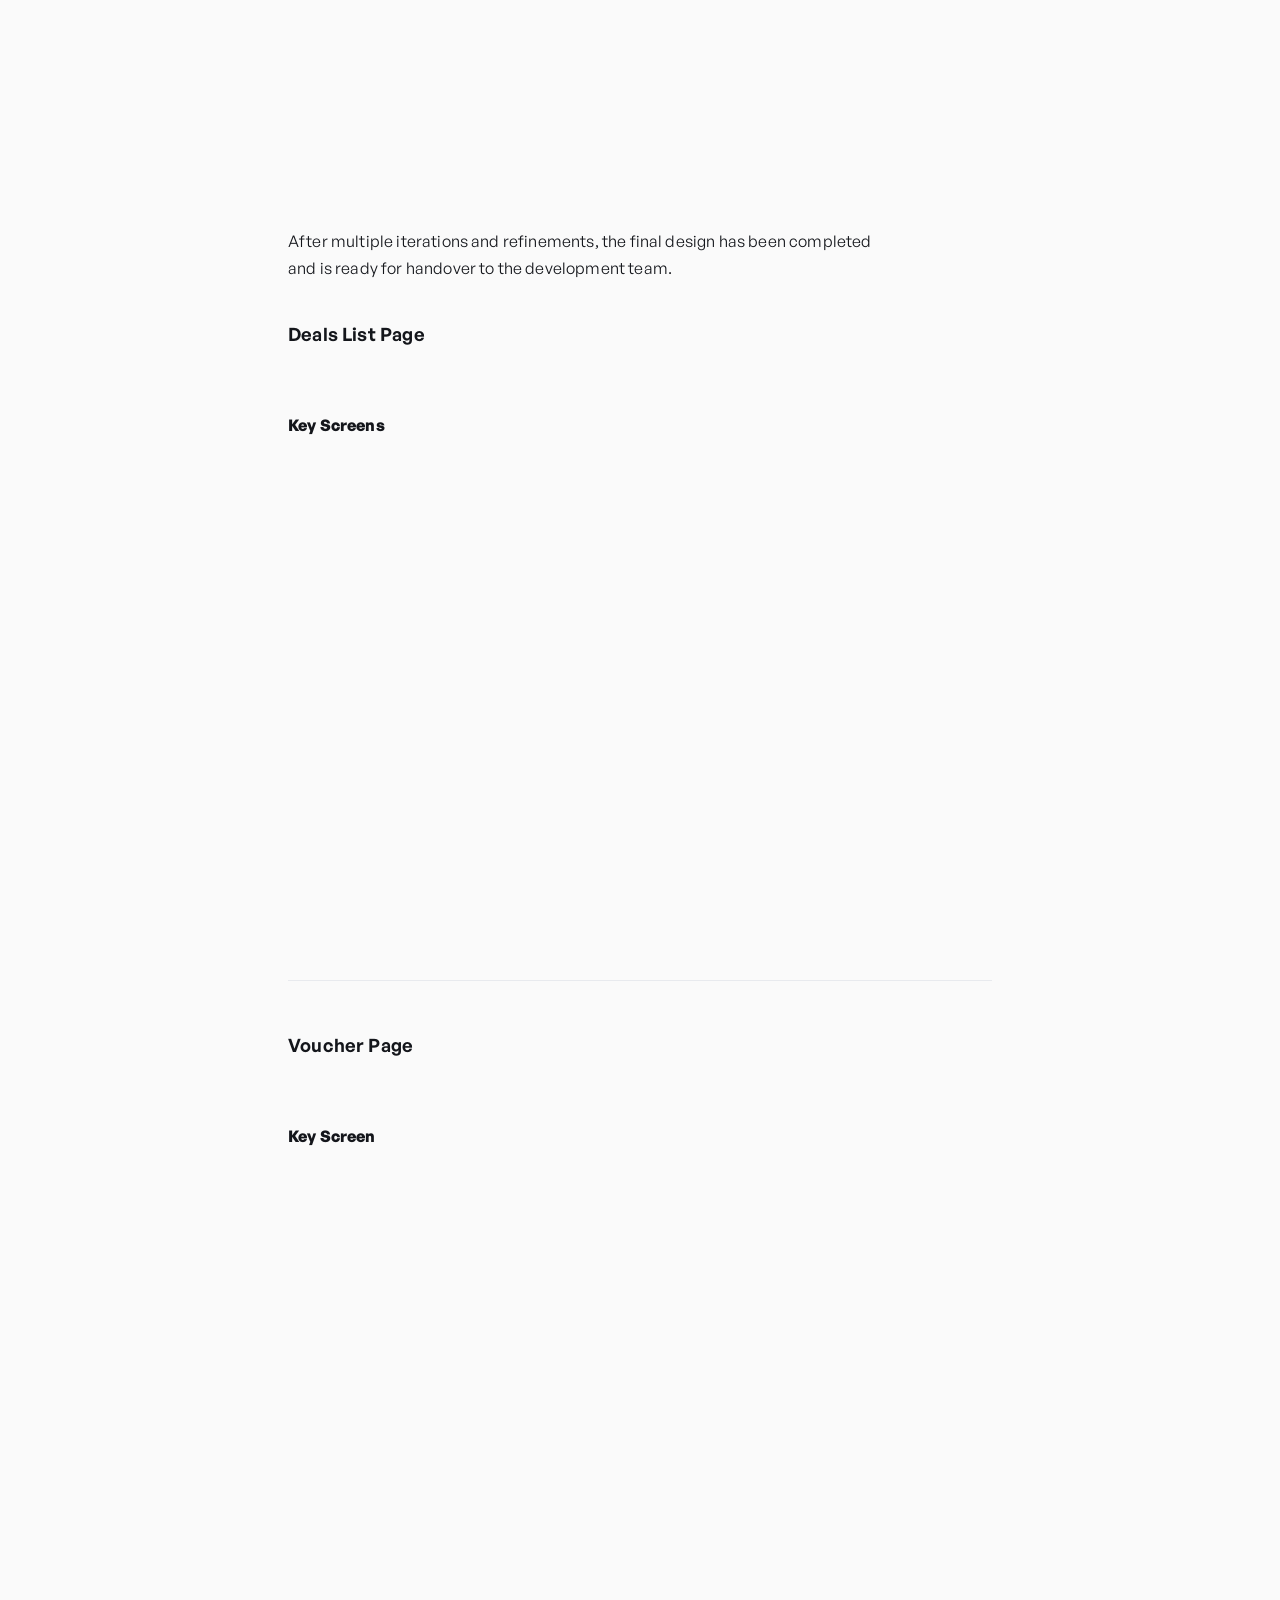
<file: work/funhub-deals.html>
<!DOCTYPE html>
<html lang="en">
<head>
  <meta charset="UTF-8">
  <meta name="viewport" content="width=device-width, initial-scale=1.0">
  <title>Revamping the Funhub App’s Deals and Voucher Pages — Enn-wen</title>
  <meta name="description" content="UX/UI case study: redesigning the Funhub app’s deals and voucher pages to improve deal discovery and boost visibility for lesser-known merchants.">
  <link rel="stylesheet" href="../css/style.css">
  <script src="../js/main.js" defer></script>
</head>
<body>

  <header class="site-header">
    <a class="wordmark pill" href="../index.html">Enn-wen&nbsp;<span class="bloom">🌼</span></a>
    <nav class="site-nav" aria-label="Main">
      <details class="nav-dropdown">
        <summary class="pill nav-dropdown-toggle">Work<svg class="dropdown-arrow" aria-hidden="true" viewBox="0 0 24 24" fill="none" stroke="currentColor" stroke-width="2" stroke-linecap="round" stroke-linejoin="round"><path d="m19.5 8.25-7.5 7.5-7.5-7.5"/></svg></summary>
        <div class="nav-dropdown-menu">
          <a href="../index.html#work" class="is-current" aria-current="page">Work</a>
          <a href="../about.html">About Me</a>
          <a href="../photography.html">Photography</a>
          <a href="../side-projects.html">Side Projects</a>
        </div>
      </details>
    </nav>
  </header>

  <main>
    <section class="case-hero">
      <span class="category">UX/UI · Mobile App</span>
      <h1>Revamping the Funhub App’s Deals and Voucher Pages</h1>
      <p class="lede">Enhancing usability and organisation so users can navigate a growing number of offers with ease.</p>
    </section>

    <div class="case-cover">
      <img src="img/funhub-deals-c891b54adf.png" alt="Final designs of the Funhub deals and voucher pages shown across multiple mobile screens">
    </div>

    <dl class="meta">
      <div>
        <dt>Team &amp; Role</dt>
        <dd>UX/UI Designer on a cross-functional team with developers and a design lead</dd>
      </div>
      <div>
        <dt>Tools</dt>
        <dd>Figma, Freeform</dd>
      </div>
      <div>
        <dt>Timeline</dt>
        <dd>3 weeks</dd>
      </div>
      <div>
        <dt>Key Skills</dt>
        <dd>User Research, Wireframing, Prototyping, UI Design</dd>
      </div>
    </dl>

    <article class="case-body">
      <h2>Overview</h2>
      <p>Funhub is Malaysia’s first <strong>Entertainment &amp; Lifestyle Social Circle App</strong>, offering users a variety of vouchers and deals for entertainment, food, travel, and other services. As the platform expanded, so did its selection of available vouchers.</p>
      <p>However, the existing deals page design struggled to accommodate this growth efficiently. Users found it <strong>challenging to discover relevant offers within a cluttered and overwhelming interface</strong>. This project aimed to <strong>redesign the deals page, enhancing usability</strong> and organisation while ensuring a seamless experience for users navigating the growing number of offers.</p>

      <h2>Problem</h2>
      <h3>Difficulty Navigating and Discovering Relevant Deals</h3>
      <p>As the number of available vouchers on Funhub’s platform increased, users found it increasingly <strong>difficult to navigate and discover relevant deals</strong>. The existing layout became inefficient and cluttered, leading to poor user experience and frustration.</p>
      <h3>Low Visibility &amp; User Confidence for Lesser-Known Merchants</h3>
      <p>Lesser-known merchants <strong>struggled to sell their vouchers</strong> due to <strong>low visibility</strong> on the platform and lack of user confidence, creating a significant gap in sales performance between well-known and smaller, less-popular vendors.</p>

      <h2>Goal</h2>
      <h3>Improve Navigation and Deal Discovery</h3>
      <p>Revamp the layout to provide a more efficient, user-friendly experience, making it easier for users to navigate through the platform and quickly discover relevant vouchers without frustration.</p>
      <h3>Boost Voucher Purchases and Improve User Confidence</h3>
      <p>Enhance the platform’s design to give lesser-known merchants more visibility, as well as to gain users’ trust, helping to level the playing field and boost their voucher sales by making their offers easier to find.</p>

      <h2>Discover and Define</h2>
      <figure>
        <img src="img/funhub-deals-e6095678fc.png" alt="Summary of feedback received from merchants and users about the deals page" loading="lazy">
      </figure>

      <h3>Feedback Received</h3>
      <p>We’ve been receiving feedback from both merchants and users regarding the deals page. Both groups have different concerns. Based on feedback from both users and merchants, we identified 2 key findings:</p>
      <p><strong>➡️ Merchants have expressed concerns about low voucher sales</strong><br>
      Merchants experienced low visibility for their vouchers, particularly newer or less popular ones, resulting in reduced sales. This led to a notable gap between well-known brands and lesser-known merchants in terms of sales performance.</p>
      <p><strong>➡️ Users have been complaining about the usability of the voucher page</strong><br>
      Users struggled to find specific deals due to a cluttered layout and inadequate search options. Many found scrolling through irrelevant offers time-consuming and frustrating.</p>

      <h3>What We Want to Achieve</h3>
      <p>From the feedback we received from both users and merchants, we brainstormed and identified a few items we want to achieve:</p>
      <p><strong>➡️ Increase user confidence in merchants</strong><br>
      Especially for lesser-known or non-famous branded merchants. This will help level the playing field and increase visibility for all vendors on the platform.</p>
      <p><strong>➡️ Improve overall user experience of the deal page</strong><br>
      Make it easier for users to navigate, find relevant deals, and reduce frustration caused by information overload.</p>
      <p><strong>➡️ Increase purchase rate of vouchers</strong><br>
      We aim to boost overall voucher purchases by enhancing user experience and increasing merchant visibility. We’ll also improve the deals detail page, ensuring users can easily access key information for informed purchasing decisions.</p>

      <div class="callout">
        <span class="icon" aria-hidden="true">💡</span>
        <div>
          <p><strong>How might we</strong></p>
          <p>Increase user confidence in lesser-known merchants, improve the overall usability of the deals page, and ensure users can easily access key information, in order to boost voucher purchase rates and enhance visibility for all vendors on the platform?</p>
        </div>
      </div>

      <h2>Solution Exploration</h2>
      <h3>UI/UX Audit</h3>
      <p>We analysed the current UI as well as the whole user experience of the page, identifying strengths to retain and weaknesses to address.</p>
      <figure>
        <img src="img/funhub-deals-6936299602.png" alt="UI/UX audit of the existing Funhub deals page with annotated strengths and weaknesses" loading="lazy">
      </figure>

      <h3>Competitive Analysis</h3>
      <p>I conducted a competitive analysis to understand how other deal platforms organise and present their vouchers, gaining insights into industry best practices and potential areas for improvement.</p>
      <figure>
        <img src="img/funhub-deals-dac801f239.png" alt="Competitive analysis comparing deal platforms and how they organise vouchers" loading="lazy">
      </figure>

      <h3>User Flow</h3>
      <p>I created user flows to map out the journey from when a user lands on the deals page to when they purchase a voucher. This helped me visualise the entire process and identify potential pain points or areas for improvement in the user experience.</p>
      <figure>
        <img src="img/funhub-deals-bf456342a4.png" alt="User flow diagram from landing on the deals page to purchasing a voucher" loading="lazy">
      </figure>

      <h3>Initial Concept Exploration</h3>
      <p>During the brainstorming stage, I developed two key ideas:</p>
      <ol>
        <li>
          <strong>Voucher-Focused Exploration</strong><br>
          Primarily aimed at selling vouchers, this approach also allowed users to explore vouchers by merchant, either by directly browsing vouchers or discovering merchants first and checking their offers.<br>
          ➡️ <a href="https://www.figma.com/proto/Mv3bdHXmoCySuQpPZ3wwqm/Funhub-App-%7C-Deal-Page-Revamp?page-id=0%3A1&type=design&node-id=295-3369&viewport=-308%2C-300%2C0.57&t=3bArHv4hoMSbFwFX-1&scaling=scale-down&starting-point-node-id=295%3A3369&show-proto-sidebar=1" target="_blank" rel="noopener">Prototype</a>
        </li>
        <li>
          <strong>Exploration Guide</strong><br>
          Starting from a play guide, users could explore nearby spots for dining, entertainment, and leisure, while simultaneously being presented with relevant vouchers. This concept included detailed merchant information and services.<br>
          ➡️ <a href="https://www.figma.com/proto/Mv3bdHXmoCySuQpPZ3wwqm/Funhub-App-%7C-Deal-Page-Revamp?page-id=0%3A1&type=design&node-id=295-4395&viewport=-308%2C-300%2C0.57&t=3bArHv4hoMSbFwFX-1&scaling=scale-down&starting-point-node-id=295%3A4395&show-proto-sidebar=1" target="_blank" rel="noopener">Prototype</a>
        </li>
      </ol>
      <figure>
        <img src="img/funhub-deals-3c7e330de5.png" alt="Early concept mockups of the voucher-focused exploration and exploration guide ideas" loading="lazy">
      </figure>
      <p>Initially, the team was excited about the ideas, especially the exploration guide, and decided to proceed with this approach. While the mockup stage was almost done, I was informed to re-do it due to a change in requirements from the management. With the limited development time, we decided to prioritise a simpler solution that aligned with our goals and was easier to implement for developers, putting the original ideas on hold.</p>

      <h3>Wireframe Stage, Again</h3>
      <p>Following our decision for a simpler solution, the wireframes prioritised an intuitive filtering system to help users find relevant deals. We also highlighted nearby lesser-known merchants, increasing their visibility and encouraging users to explore new offers in their area. This approach aimed to enhance user experience while supporting non-famous brands.</p>

      <h4><strong>Deals List Page</strong></h4>
      <div class="callout">
        <span class="icon" aria-hidden="true">💭</span>
        <p>If there’s more than 10 merchants, what is the best way to display them?</p>
      </div>
      <figure>
        <img src="img/funhub-deals-82ae278493.png" alt="Wireframes of the deals list page exploring filtering and merchant display" loading="lazy">
      </figure>

      <h4><strong>Voucher Page</strong></h4>
      <div class="callout">
        <span class="icon" aria-hidden="true">💭</span>
        <p>What information is useful for users to make a decision about purchasing a voucher?</p>
      </div>
      <figure>
        <img src="img/funhub-deals-cc035308b5.png" alt="Wireframes of the voucher page exploring information hierarchy for purchase decisions" loading="lazy">
      </figure>

      <h3>Iteration Process</h3>
      <p>After the wireframe got approved, I started to work on the UI. I tried out a few options to discuss with the Design Lead during Design Review.</p>
      <figure>
        <img src="img/funhub-deals-cabb0b534b.png" alt="UI iterations of the deals page explored during design review" loading="lazy">
      </figure>

      <p><strong>Deals List Page</strong><br>
      I designed several options for the card layout and encountered a few challenges during the design process:</p>
      <ul>
        <li>Balancing design for both Chinese and English text presented challenges, as the varying text lengths affected the layout.</li>
        <li>We had to ensure the design was flexible enough to accommodate both languages without compromising readability or aesthetics.</li>
      </ul>
      <p>While designing, we also tried to identify what would be useful to attract users to click into the voucher.</p>
      <figure>
        <img src="img/funhub-deals-afcdd1e033.png" alt="Card layout options for the deals list page in English and Chinese" loading="lazy">
      </figure>
      <p>Feedback from the Design Lead and testing the UI internally helped refine the design, and after several iterations, we decided to go with option 3.</p>
      <figure>
        <img src="img/funhub-deals-0a8eb58700.png" alt="Comparison of card design options with option 3 selected" loading="lazy">
      </figure>

      <p><strong>Voucher Page</strong><br>
      The first iteration featured a more eye-catching design with a timer, giving users a sense of urgency to purchase the ticket. However, due to time constraints in development, we decided to proceed with a simpler design. The initial, more dynamic iteration will be considered for future implementations when resources allow.</p>
      <figure>
        <img src="img/funhub-deals-5382bc77f6.png" alt="Voucher page iterations, from a timer-driven design to a simpler layout" loading="lazy">
      </figure>
      <p>The layout placement is strategically designed, informed by insights from competitive analysis, to optimise user engagement and ease of navigation.</p>
      <figure>
        <img src="img/funhub-deals-9c212ebd44.png" alt="Annotated voucher page layout showing strategic placement of key information" loading="lazy">
      </figure>

      <h2>Final Design</h2>
      <p>After multiple iterations and refinements, the final design has been completed and is ready for handover to the development team.</p>

      <h3>Deals List Page</h3>
      <figure>
        <img src="img/funhub-deals-0ef3a6722f.png" alt="Final deals list page design" loading="lazy">
      </figure>

      <p><strong>Key Screens</strong></p>
      <div class="feature-row">
        <figure>
          <img src="img/funhub-deals-0c2bfdc8d3.png" alt="Final card design showing imagery, title, rating, distance, price, and remaining vouchers" loading="lazy">
        </figure>
        <div>
          <h4>New Card Design</h4>
          <ul>
            <li>Redesigned with a card-based layout that allowed users to see more deals at once.</li>
            <li>Each card featured clear imagery, titles, rating, distance, price, and remaining vouchers.</li>
          </ul>
        </div>
      </div>

      <div class="feature-row">
        <div>
          <h4>Nearby Deals Section</h4>
          <p>A new “Nearby Deals” section was introduced to improve visibility for local and lesser-known merchants.</p>
        </div>
        <figure>
          <img src="img/funhub-deals-1cb60cdf7c.png" alt="Nearby deals section highlighting local and lesser-known merchants" loading="lazy">
        </figure>
      </div>

      <div class="feature-row">
        <figure>
          <img src="img/funhub-deals-6315fede68.png" alt="Category tabs at the top of the deals page for filtering vouchers" loading="lazy">
        </figure>
        <div>
          <h4>Category System</h4>
          <p>Users can filter vouchers using category tabs at the top of the page, making it easier to find specific types of deals.</p>
        </div>
      </div>

      <hr>

      <h3>Voucher Page</h3>
      <figure>
        <img src="img/funhub-deals-54a9ce2605.png" alt="Final voucher page design" loading="lazy">
      </figure>

      <p><strong>Key Screen</strong></p>
      <div class="feature-row">
        <figure>
          <img src="img/funhub-deals-c24087c9e0.gif" alt="Animated prototype of the final voucher page interaction" loading="lazy">
        </figure>
        <div>
          <h4>Key Features</h4>
          <ul>
            <li>Position merchant information at the top to enhance visibility</li>
            <li>Add information summary section to provide key decision-making details</li>
            <li>Include clear pricing information, terms and conditions, and usage instructions</li>
            <li>Display user ratings and reviews prominently to build trust</li>
            <li>Highlight any time-sensitive information (e.g., expiration dates, limited availability)</li>
          </ul>
        </div>
      </div>

      <h2>Developer Handover</h2>
      <p>What I will usually provide during dev handover:</p>
      <ul>
        <li><strong>Annotations</strong>: Detailed explanations of design decisions and functionality.</li>
        <li><strong>Components</strong>: Provided all reusable components to ensure design consistency.</li>
        <li><strong>Visual flow</strong>: A comprehensive flowchart to guide developers through user interactions and navigation.</li>
      </ul>
      <p>In this case, I’ve also included English and Chinese versions since it’s a dual-language app.</p>
      <figure>
        <img src="img/funhub-deals-8d54244a1f.png" alt="Developer handover file with annotations, components, and visual flow in English and Chinese" loading="lazy">
      </figure>

      <h2>Next Step</h2>
      <p>We will continue to monitor user interactions with the new design and assess whether voucher sales have improved. This ongoing observation will help us further refine the user experience and measure the redesign’s impact on success metrics.</p>
      <p>To measure the effectiveness of the Funhub app’s deals and voucher page revamp, we identified several key <strong>success metrics</strong> to be measured:</p>
      <p><strong>💡 User Engagement</strong><br>
      By analysing the time spent on the deals page, interactions with filters, and the number of users browsing vouchers and merchants, we can evaluate whether the redesign encourages deeper engagement.</p>
      <p><strong>💡 Conversion Rate</strong><br>
      Measuring the percentage of users who purchase vouchers after viewing the deals page helps assess the effectiveness of the new layout and features in driving sales.</p>
      <p><strong>💡 Voucher Redemption Rate</strong><br>
      Tracking the percentage of vouchers purchased and redeemed post-revamp helps gauge user engagement. A higher redemption rate signifies increased interaction with the new deals page.</p>

      <h2>What I Learned</h2>
      <p><strong>➡️ Early User Involvement for Better Insights</strong><br>
      Effective user research and testing are key to identifying pain points early. In future projects, I’d involve users even earlier in the design phase.</p>
      <p><strong>➡️ Balancing Simplicity and Functionality in Design</strong><br>
      Simplifying design without compromising functionality was a challenge, but it taught me the importance of balancing user needs with business goals.</p>
    </article>

    <nav class="case-nav" aria-label="Project navigation">
      <a href="hiredly-resume.html" class="prev">
        <span class="label">← Previous</span>
        <span class="title">Hiredly’s Resume Builder</span>
      </a>
      <a href="funhub-signup.html" class="next">
        <span class="label">Next →</span>
        <span class="title">Improving the Sign Up Flow for Funhub App</span>
      </a>
    </nav>
  </main>

  <footer class="site-footer">
    <div class="inner">
      <span>© 2026 Enn-wen</span>
      <span>Designed with care 🌼</span>
    </div>
  </footer>

</body>
</html>
</file>
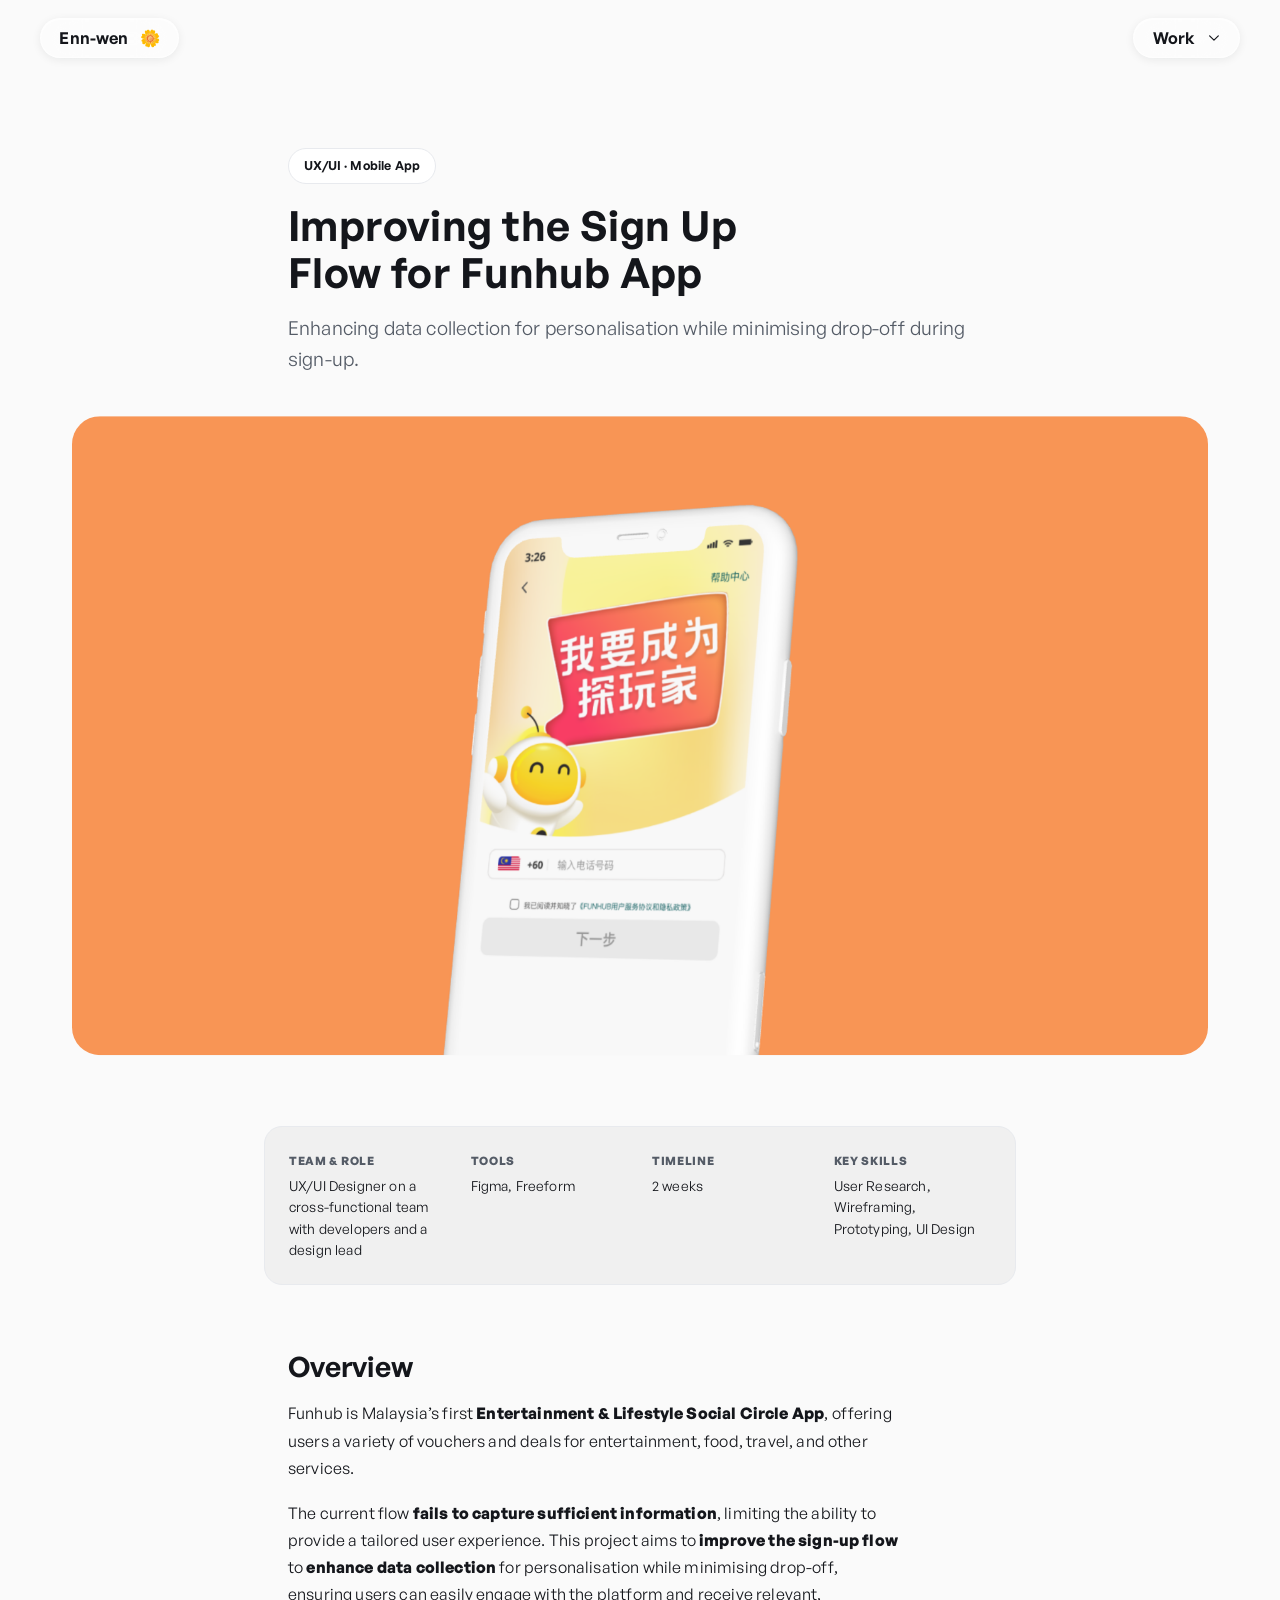
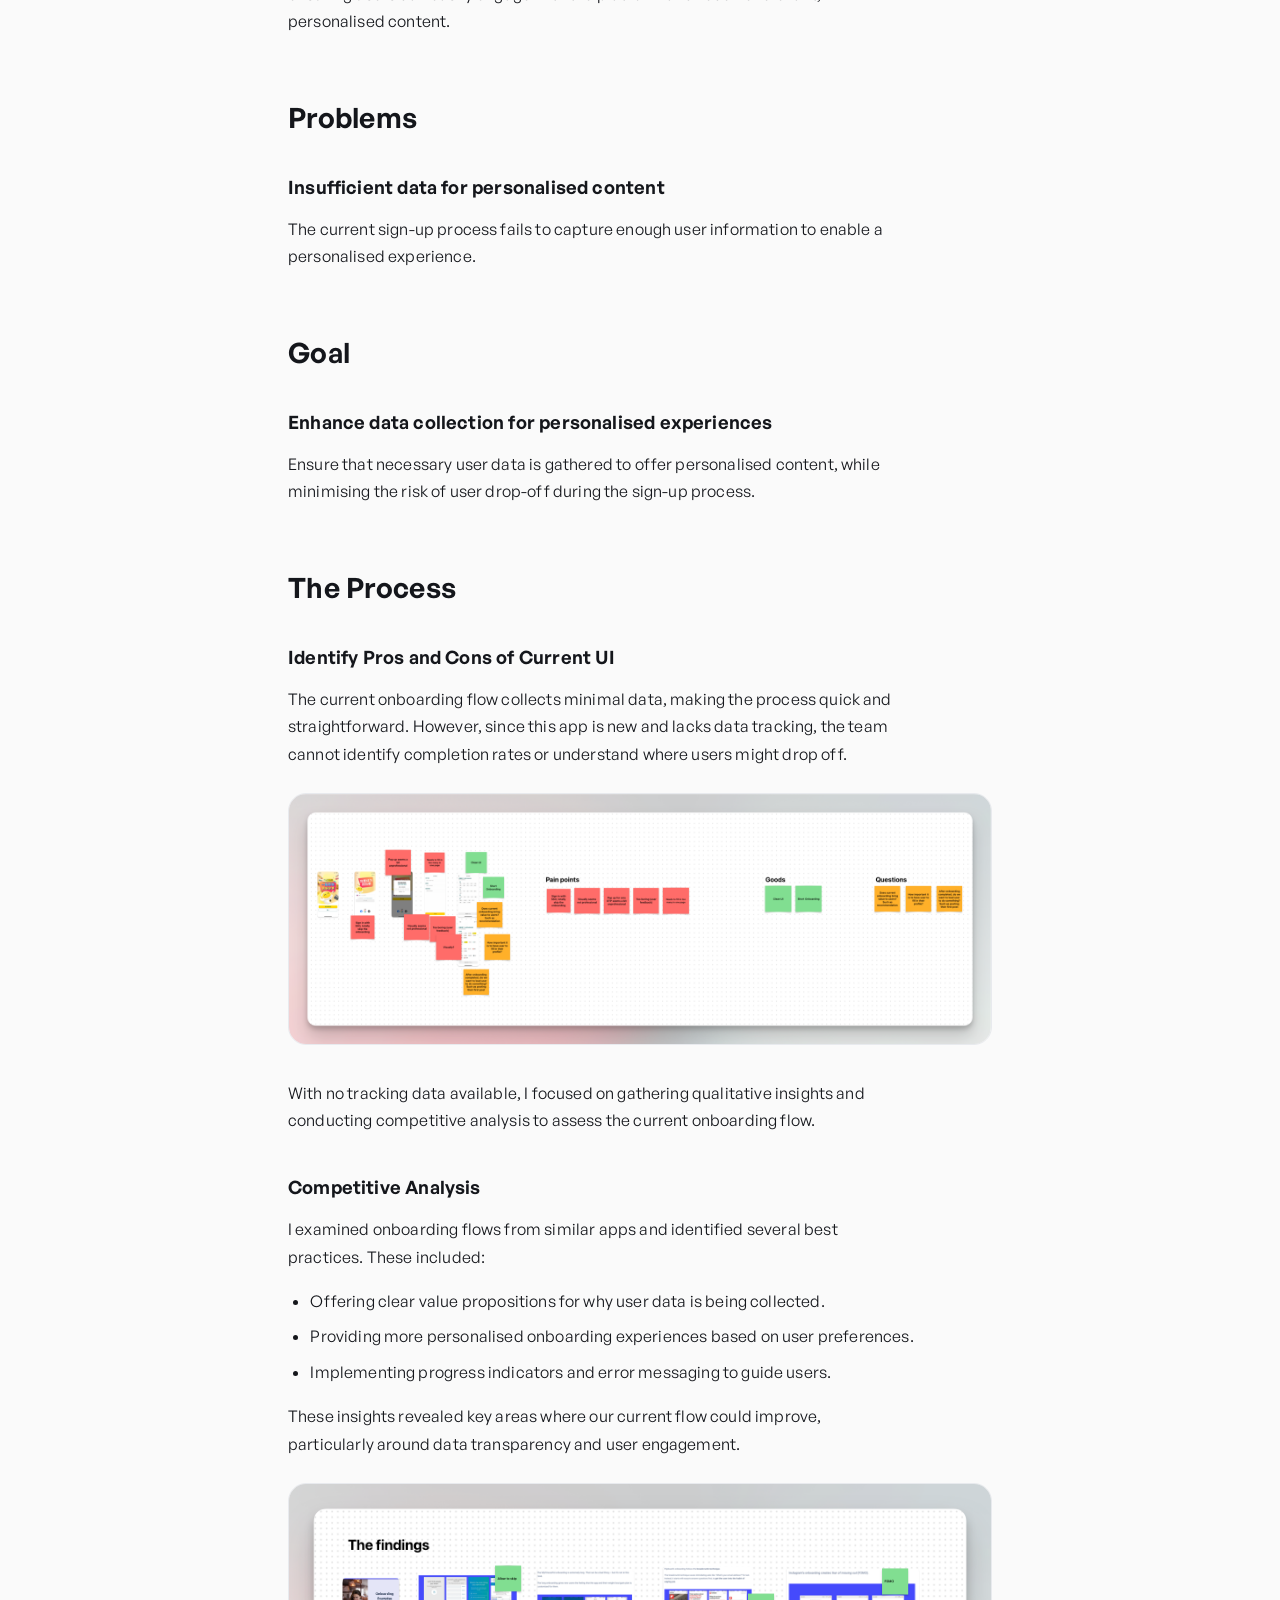
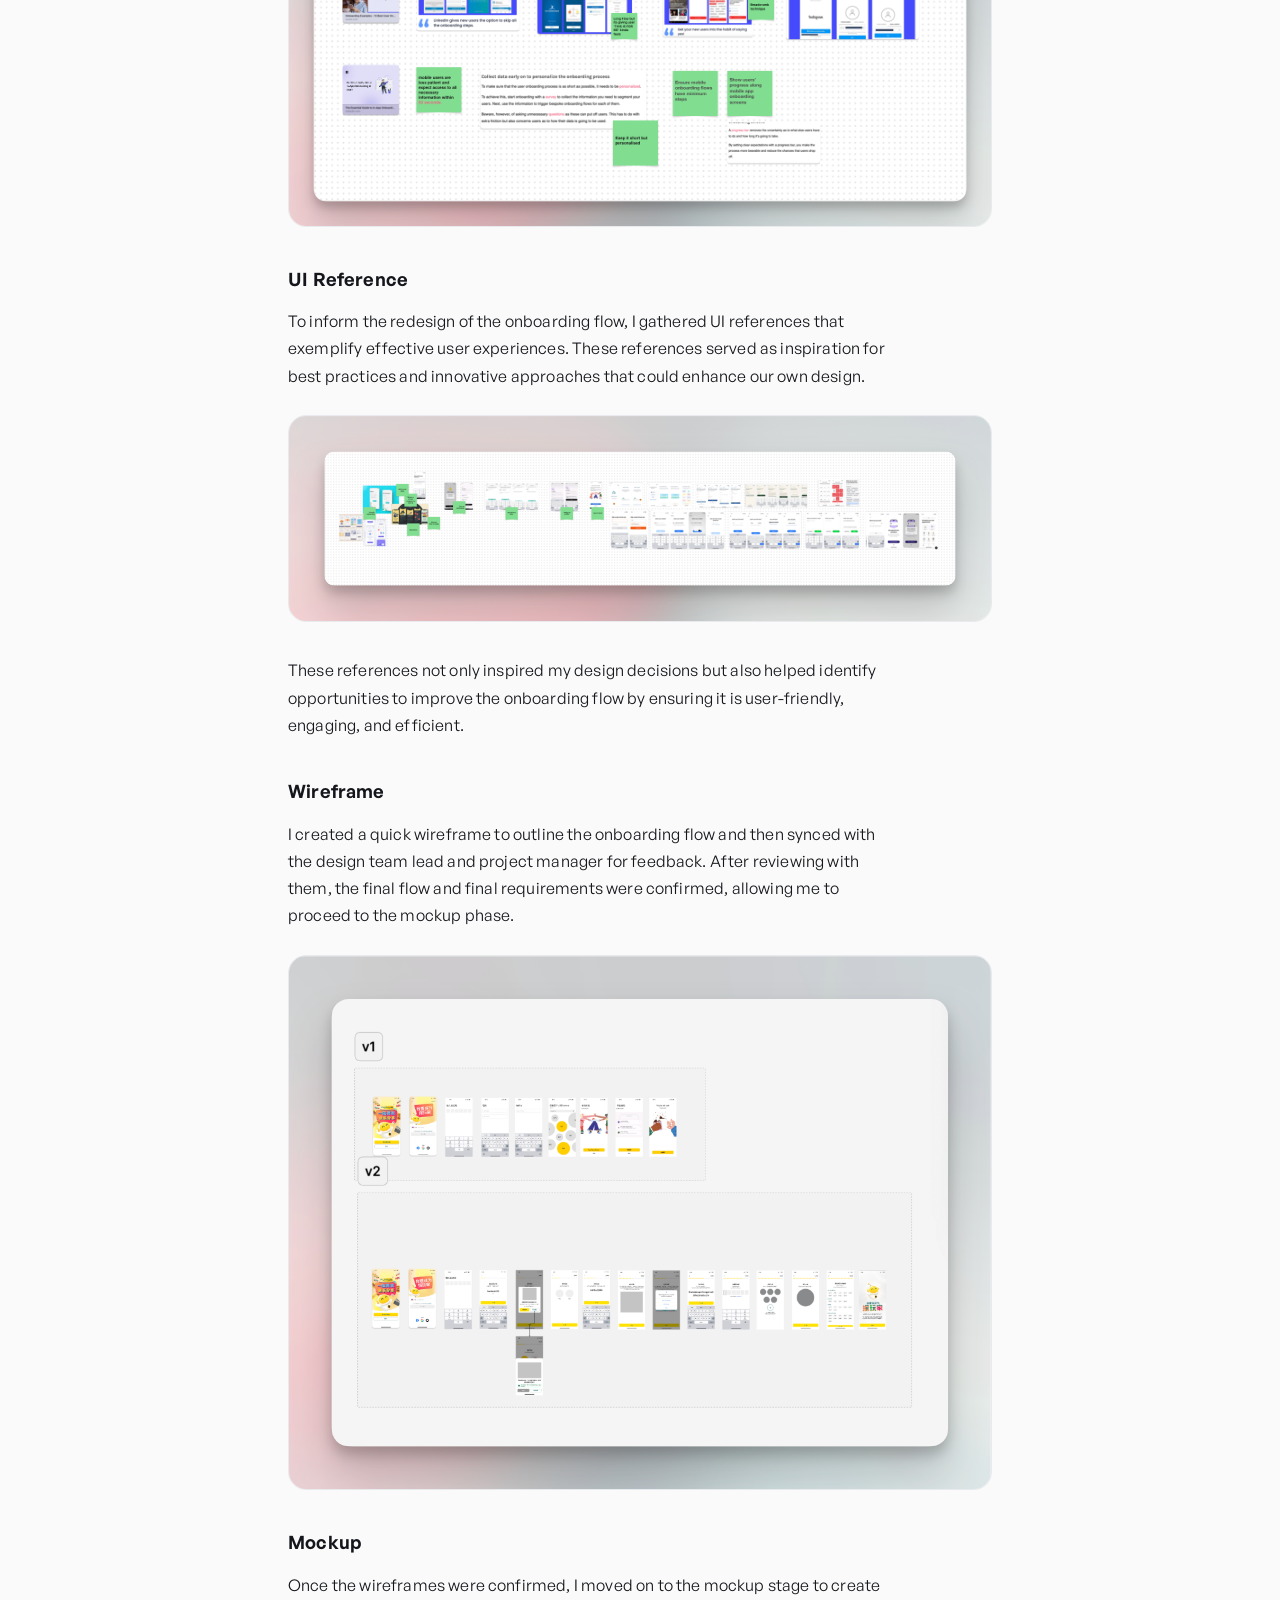
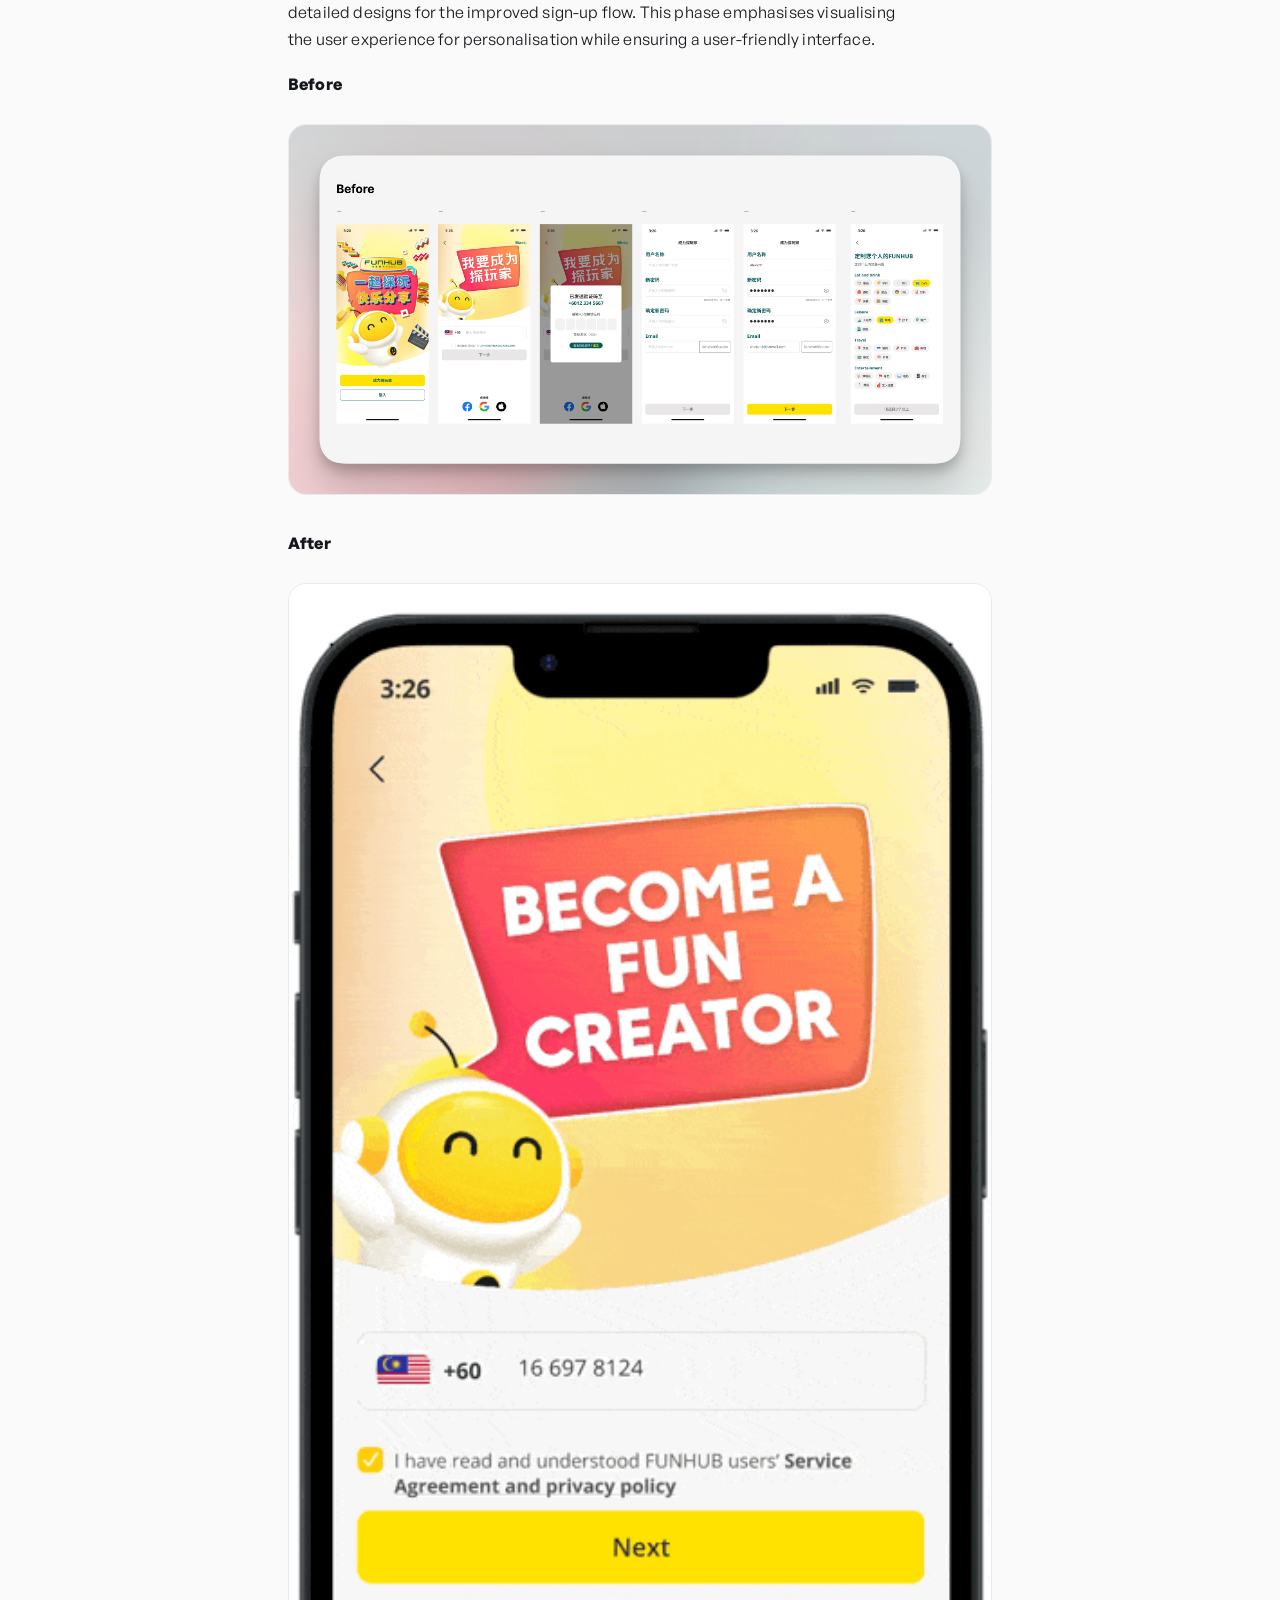
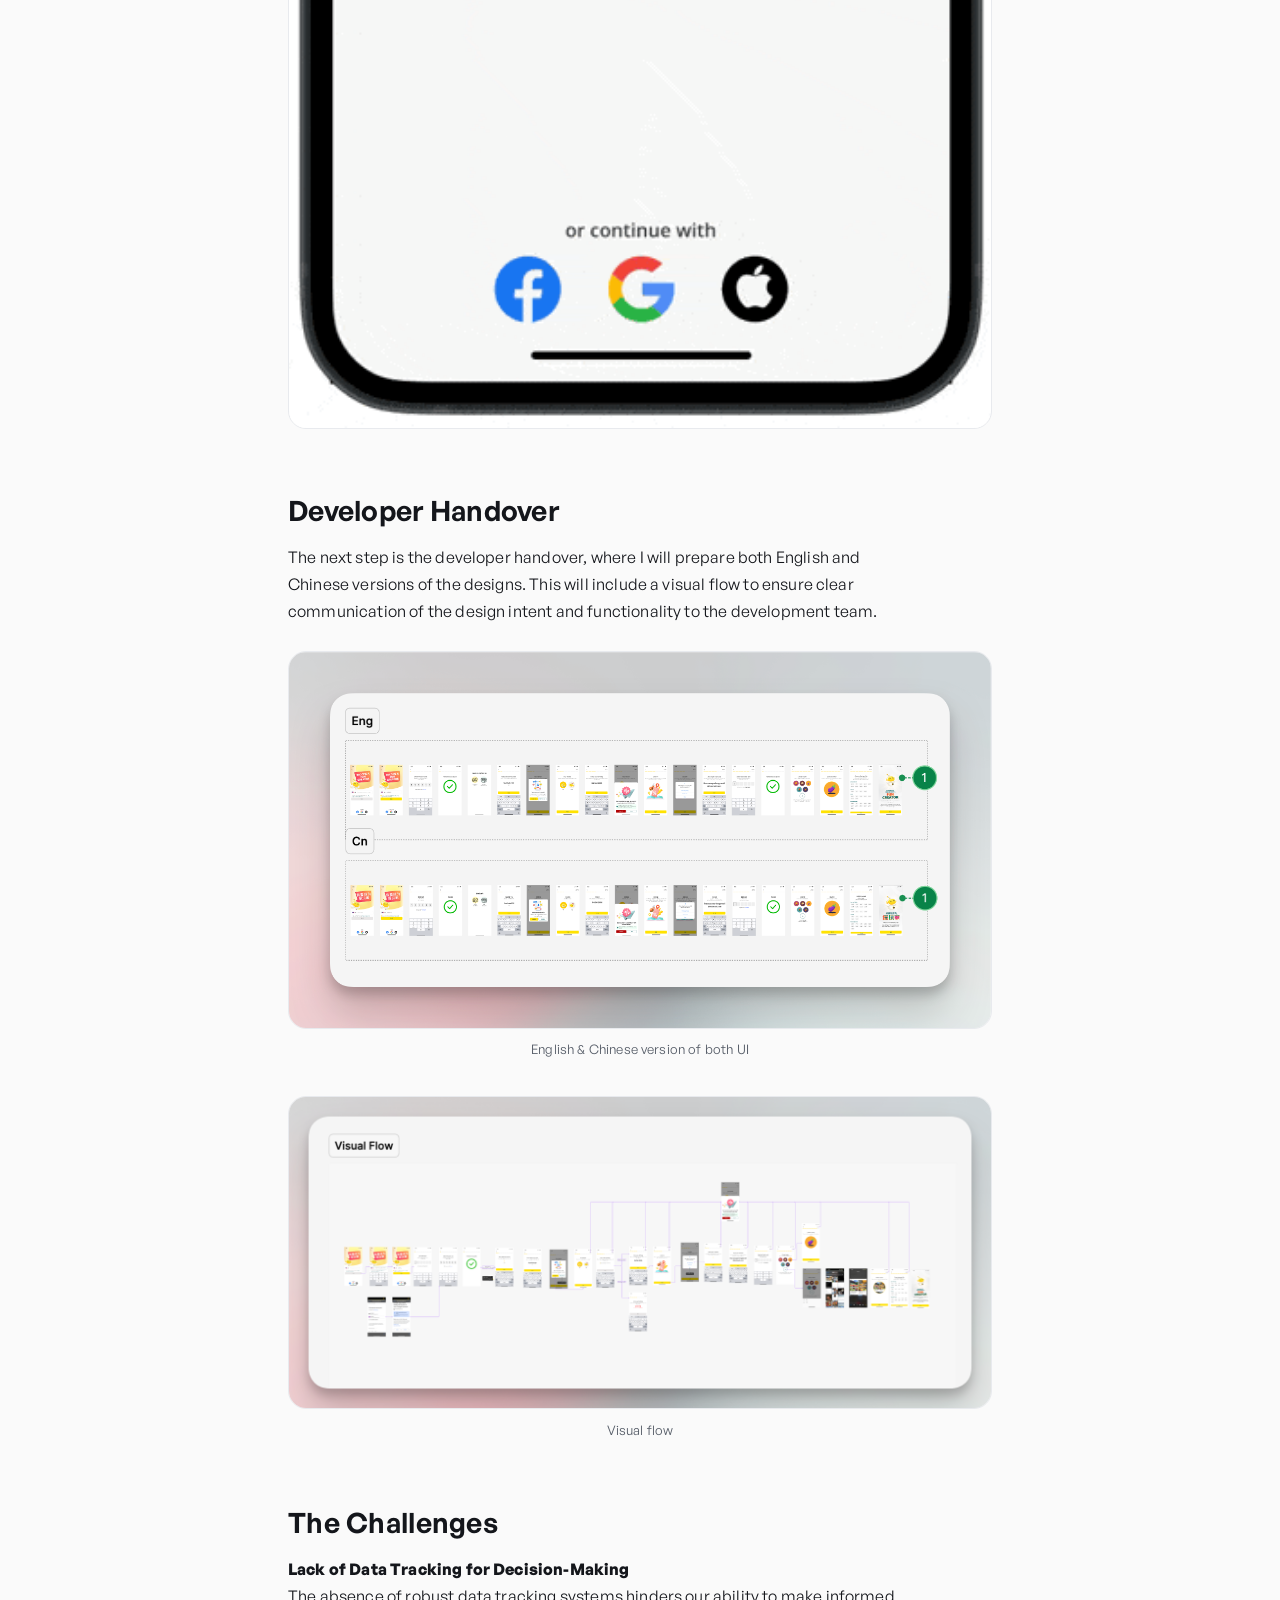
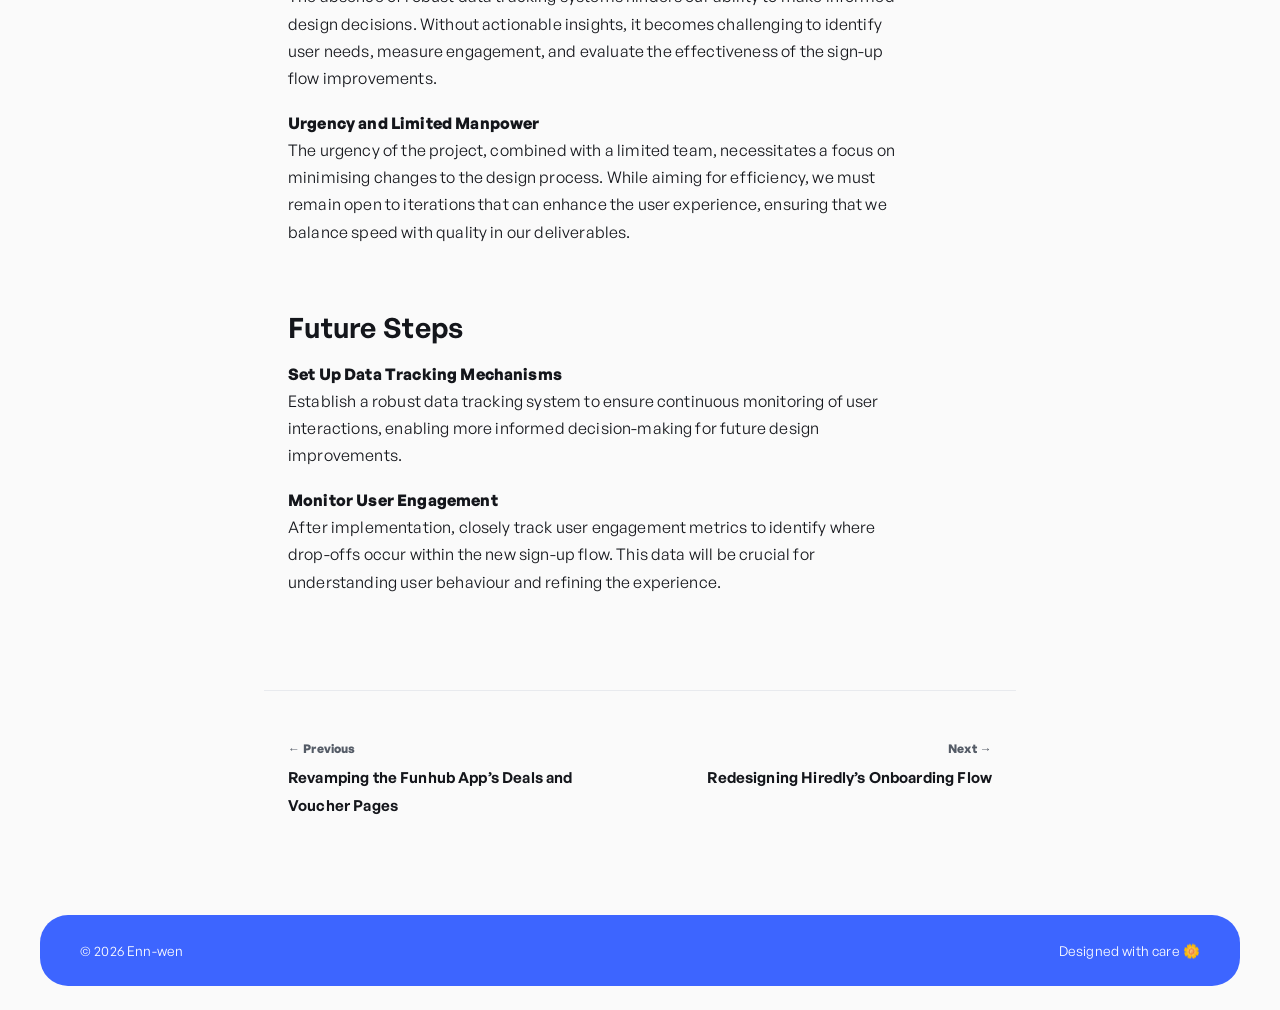
<file: work/funhub-signup.html>
<!DOCTYPE html>
<html lang="en">
<head>
  <meta charset="UTF-8">
  <meta name="viewport" content="width=device-width, initial-scale=1.0">
  <title>Improving the Sign Up Flow for Funhub App — Enn-wen</title>
  <meta name="description" content="UX/UI case study: improving the Funhub app’s sign-up flow to collect the data needed for personalisation while minimising user drop-off.">
  <link rel="stylesheet" href="../css/style.css">
  <script src="../js/main.js" defer></script>
</head>
<body>

  <header class="site-header">
    <a class="wordmark pill" href="../index.html">Enn-wen&nbsp;<span class="bloom">🌼</span></a>
    <nav class="site-nav" aria-label="Main">
      <details class="nav-dropdown">
        <summary class="pill nav-dropdown-toggle">Work<svg class="dropdown-arrow" aria-hidden="true" viewBox="0 0 24 24" fill="none" stroke="currentColor" stroke-width="2" stroke-linecap="round" stroke-linejoin="round"><path d="m19.5 8.25-7.5 7.5-7.5-7.5"/></svg></summary>
        <div class="nav-dropdown-menu">
          <a href="../index.html#work" class="is-current" aria-current="page">Work</a>
          <a href="../about.html">About Me</a>
          <a href="../photography.html">Photography</a>
          <a href="../side-projects.html">Side Projects</a>
        </div>
      </details>
    </nav>
  </header>

  <main>
    <section class="case-hero">
      <span class="category">UX/UI · Mobile App</span>
      <h1>Improving the Sign Up Flow for Funhub App</h1>
      <p class="lede">Enhancing data collection for personalisation while minimising drop-off during sign-up.</p>
    </section>

    <div class="case-cover">
      <img src="img/funhub-signup-999812566b.png" alt="Final designs of the improved Funhub sign-up flow across multiple mobile screens">
    </div>

    <dl class="meta">
      <div>
        <dt>Team &amp; Role</dt>
        <dd>UX/UI Designer on a cross-functional team with developers and a design lead</dd>
      </div>
      <div>
        <dt>Tools</dt>
        <dd>Figma, Freeform</dd>
      </div>
      <div>
        <dt>Timeline</dt>
        <dd>2 weeks</dd>
      </div>
      <div>
        <dt>Key Skills</dt>
        <dd>User Research, Wireframing, Prototyping, UI Design</dd>
      </div>
    </dl>

    <article class="case-body">
      <h2>Overview</h2>
      <p>Funhub is Malaysia’s first <strong>Entertainment &amp; Lifestyle Social Circle App</strong>, offering users a variety of vouchers and deals for entertainment, food, travel, and other services.</p>
      <p>The current flow <strong>fails to capture sufficient information</strong>, limiting the ability to provide a tailored user experience. This project aims to <strong>improve the sign-up flow</strong> to <strong>enhance data collection</strong> for personalisation while minimising drop-off, ensuring users can easily engage with the platform and receive relevant, personalised content.</p>

      <h2>Problems</h2>
      <h3>Insufficient data for personalised content</h3>
      <p>The current sign-up process fails to capture enough user information to enable a personalised experience.</p>

      <h2>Goal</h2>
      <h3>Enhance data collection for personalised experiences</h3>
      <p>Ensure that necessary user data is gathered to offer personalised content, while minimising the risk of user drop-off during the sign-up process.</p>

      <h2>The Process</h2>
      <h3>Identify Pros and Cons of Current UI</h3>
      <p>The current onboarding flow collects minimal data, making the process quick and straightforward. However, since this app is new and lacks data tracking, the team cannot identify completion rates or understand where users might drop off.</p>
      <figure>
        <img src="img/funhub-signup-b7b73145fe.png" alt="Audit of the current Funhub sign-up flow with pros and cons annotated" loading="lazy">
      </figure>
      <p>With no tracking data available, I focused on gathering qualitative insights and conducting competitive analysis to assess the current onboarding flow.</p>

      <h3>Competitive Analysis</h3>
      <p>I examined onboarding flows from similar apps and identified several best practices. These included:</p>
      <ul>
        <li>Offering clear value propositions for why user data is being collected.</li>
        <li>Providing more personalised onboarding experiences based on user preferences.</li>
        <li>Implementing progress indicators and error messaging to guide users.</li>
      </ul>
      <p>These insights revealed key areas where our current flow could improve, particularly around data transparency and user engagement.</p>
      <figure>
        <img src="img/funhub-signup-de0ddf407b.png" alt="Competitive analysis of onboarding flows from similar apps" loading="lazy">
      </figure>

      <h3>UI Reference</h3>
      <p>To inform the redesign of the onboarding flow, I gathered UI references that exemplify effective user experiences. These references served as inspiration for best practices and innovative approaches that could enhance our own design.</p>
      <figure>
        <img src="img/funhub-signup-6097d3bd0d.png" alt="Collection of UI references for onboarding flows" loading="lazy">
      </figure>
      <p>These references not only inspired my design decisions but also helped identify opportunities to improve the onboarding flow by ensuring it is user-friendly, engaging, and efficient.</p>

      <h3>Wireframe</h3>
      <p>I created a quick wireframe to outline the onboarding flow and then synced with the design team lead and project manager for feedback. After reviewing with them, the final flow and final requirements were confirmed, allowing me to proceed to the mockup phase.</p>
      <figure>
        <img src="img/funhub-signup-58a9f8ff25.png" alt="Wireframe outlining the new sign-up and onboarding flow" loading="lazy">
      </figure>

      <h3>Mockup</h3>
      <p>Once the wireframes were confirmed, I moved on to the mockup stage to create detailed designs for the improved sign-up flow. This phase emphasises visualising the user experience for personalisation while ensuring a user-friendly interface.</p>
      <p><strong>Before</strong></p>
      <figure>
        <img src="img/funhub-signup-aeaeeace5d.png" alt="The original Funhub sign-up flow before the redesign" loading="lazy">
      </figure>
      <p><strong>After</strong></p>
      <figure>
        <img src="img/funhub-signup-2a34f2d57f.gif" alt="Animated prototype of the improved sign-up flow after the redesign" loading="lazy">
      </figure>

      <h2>Developer Handover</h2>
      <p>The next step is the developer handover, where I will prepare both English and Chinese versions of the designs. This will include a visual flow to ensure clear communication of the design intent and functionality to the development team.</p>
      <figure>
        <img src="img/funhub-signup-2bb9249ff3.png" alt="English and Chinese versions of the sign-up flow UI" loading="lazy">
        <figcaption>English &amp; Chinese version of both UI</figcaption>
      </figure>
      <figure>
        <img src="img/funhub-signup-a2886a6f32.png" alt="Visual flow diagram of the sign-up experience for developer handover" loading="lazy">
        <figcaption>Visual flow</figcaption>
      </figure>

      <h2>The Challenges</h2>
      <p><strong>Lack of Data Tracking for Decision-Making</strong><br>
      The absence of robust data tracking systems hinders our ability to make informed design decisions. Without actionable insights, it becomes challenging to identify user needs, measure engagement, and evaluate the effectiveness of the sign-up flow improvements.</p>
      <p><strong>Urgency and Limited Manpower</strong><br>
      The urgency of the project, combined with a limited team, necessitates a focus on minimising changes to the design process. While aiming for efficiency, we must remain open to iterations that can enhance the user experience, ensuring that we balance speed with quality in our deliverables.</p>

      <h2>Future Steps</h2>
      <p><strong>Set Up Data Tracking Mechanisms</strong><br>
      Establish a robust data tracking system to ensure continuous monitoring of user interactions, enabling more informed decision-making for future design improvements.</p>
      <p><strong>Monitor User Engagement</strong><br>
      After implementation, closely track user engagement metrics to identify where drop-offs occur within the new sign-up flow. This data will be crucial for understanding user behaviour and refining the experience.</p>
    </article>

    <nav class="case-nav" aria-label="Project navigation">
      <a href="funhub-deals.html" class="prev">
        <span class="label">← Previous</span>
        <span class="title">Revamping the Funhub App’s Deals and Voucher Pages</span>
      </a>
      <a href="hiredly-onboarding.html" class="next">
        <span class="label">Next →</span>
        <span class="title">Redesigning Hiredly’s Onboarding Flow</span>
      </a>
    </nav>
  </main>

  <footer class="site-footer">
    <div class="inner">
      <span>© 2026 Enn-wen</span>
      <span>Designed with care 🌼</span>
    </div>
  </footer>

</body>
</html>
</file>
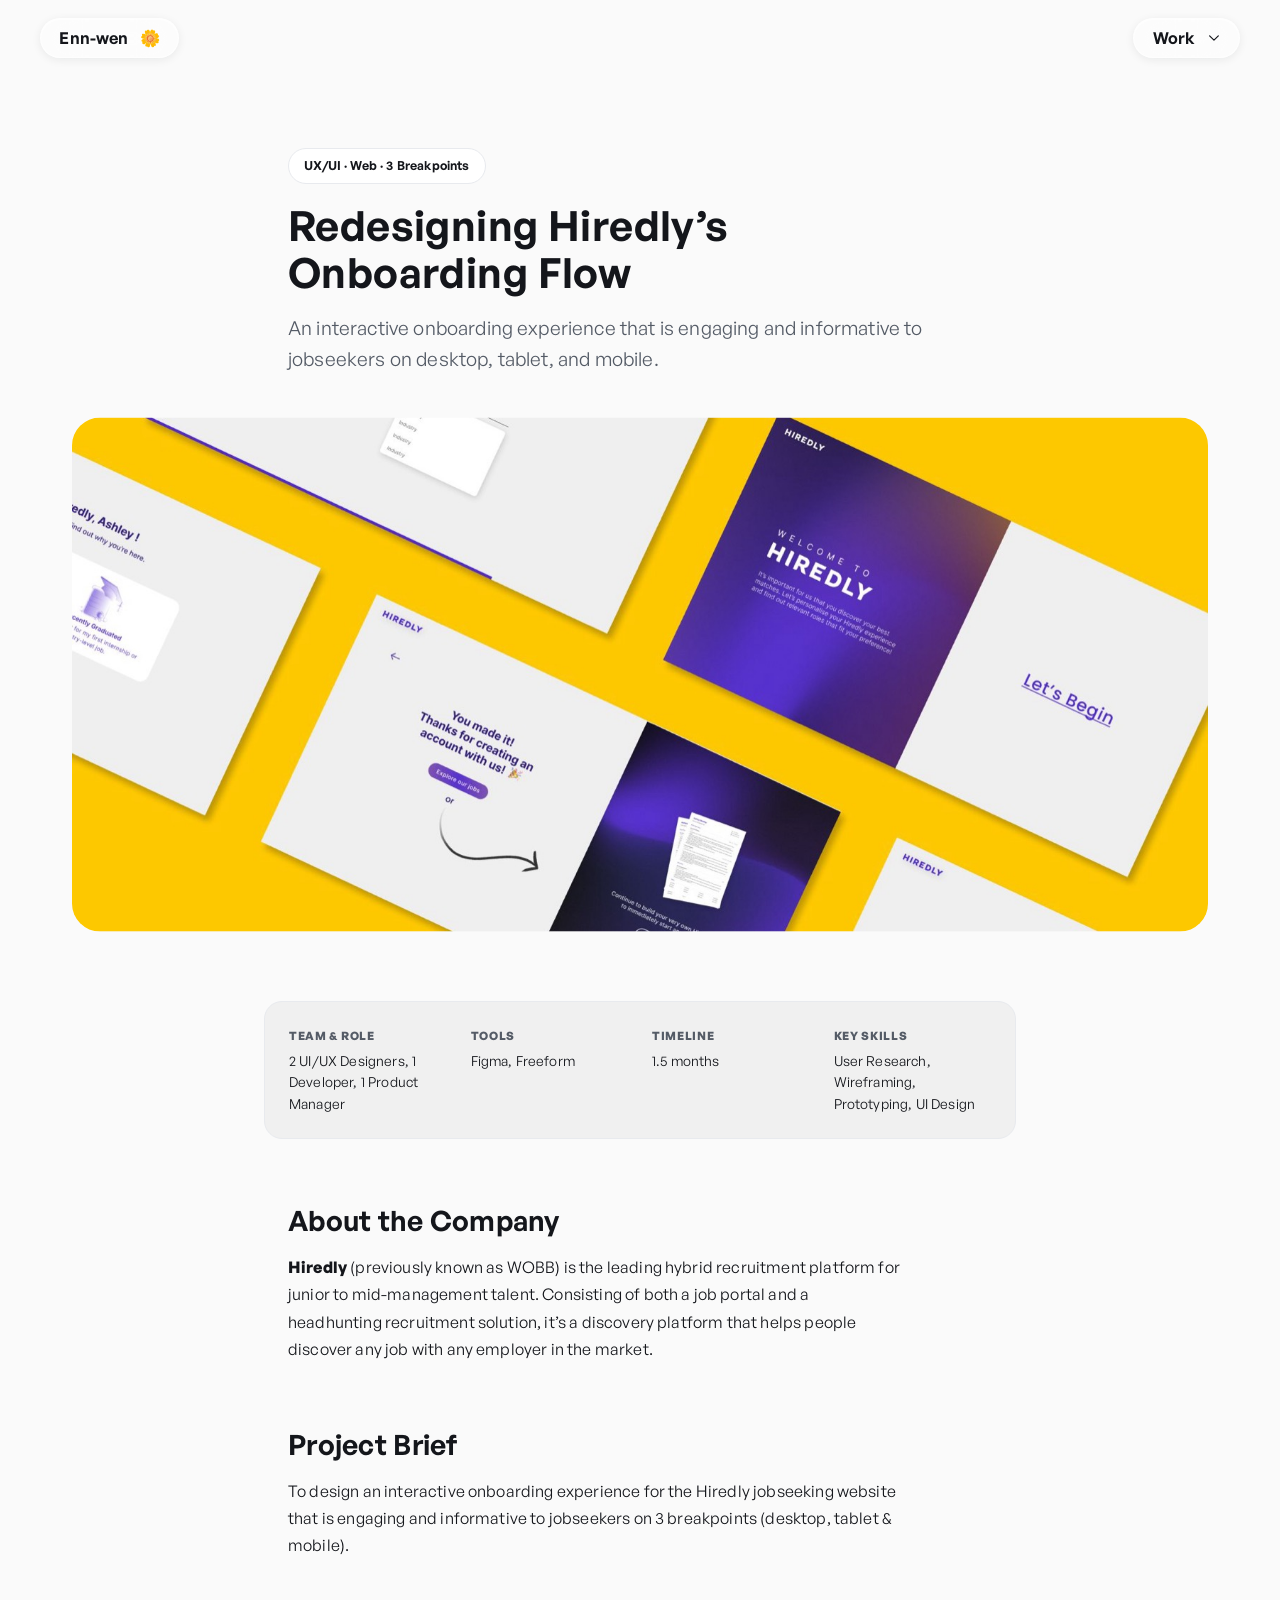
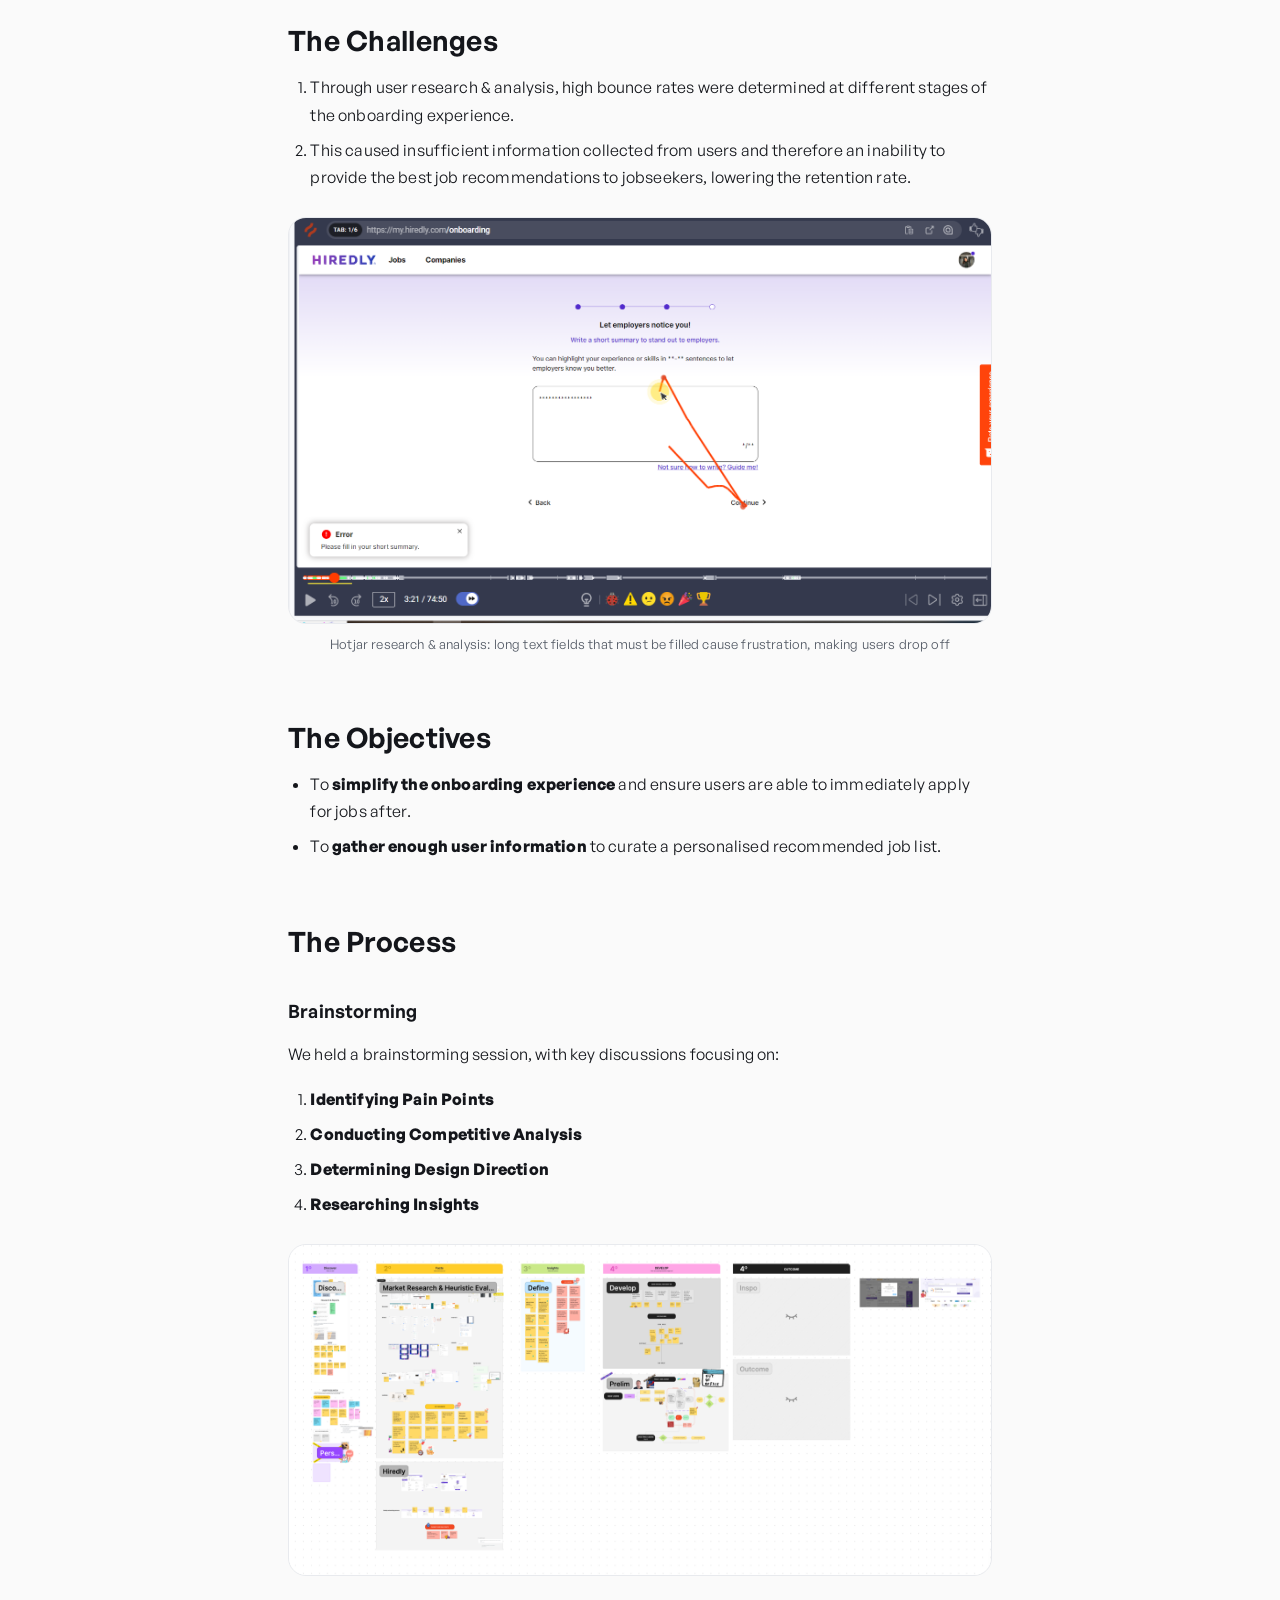
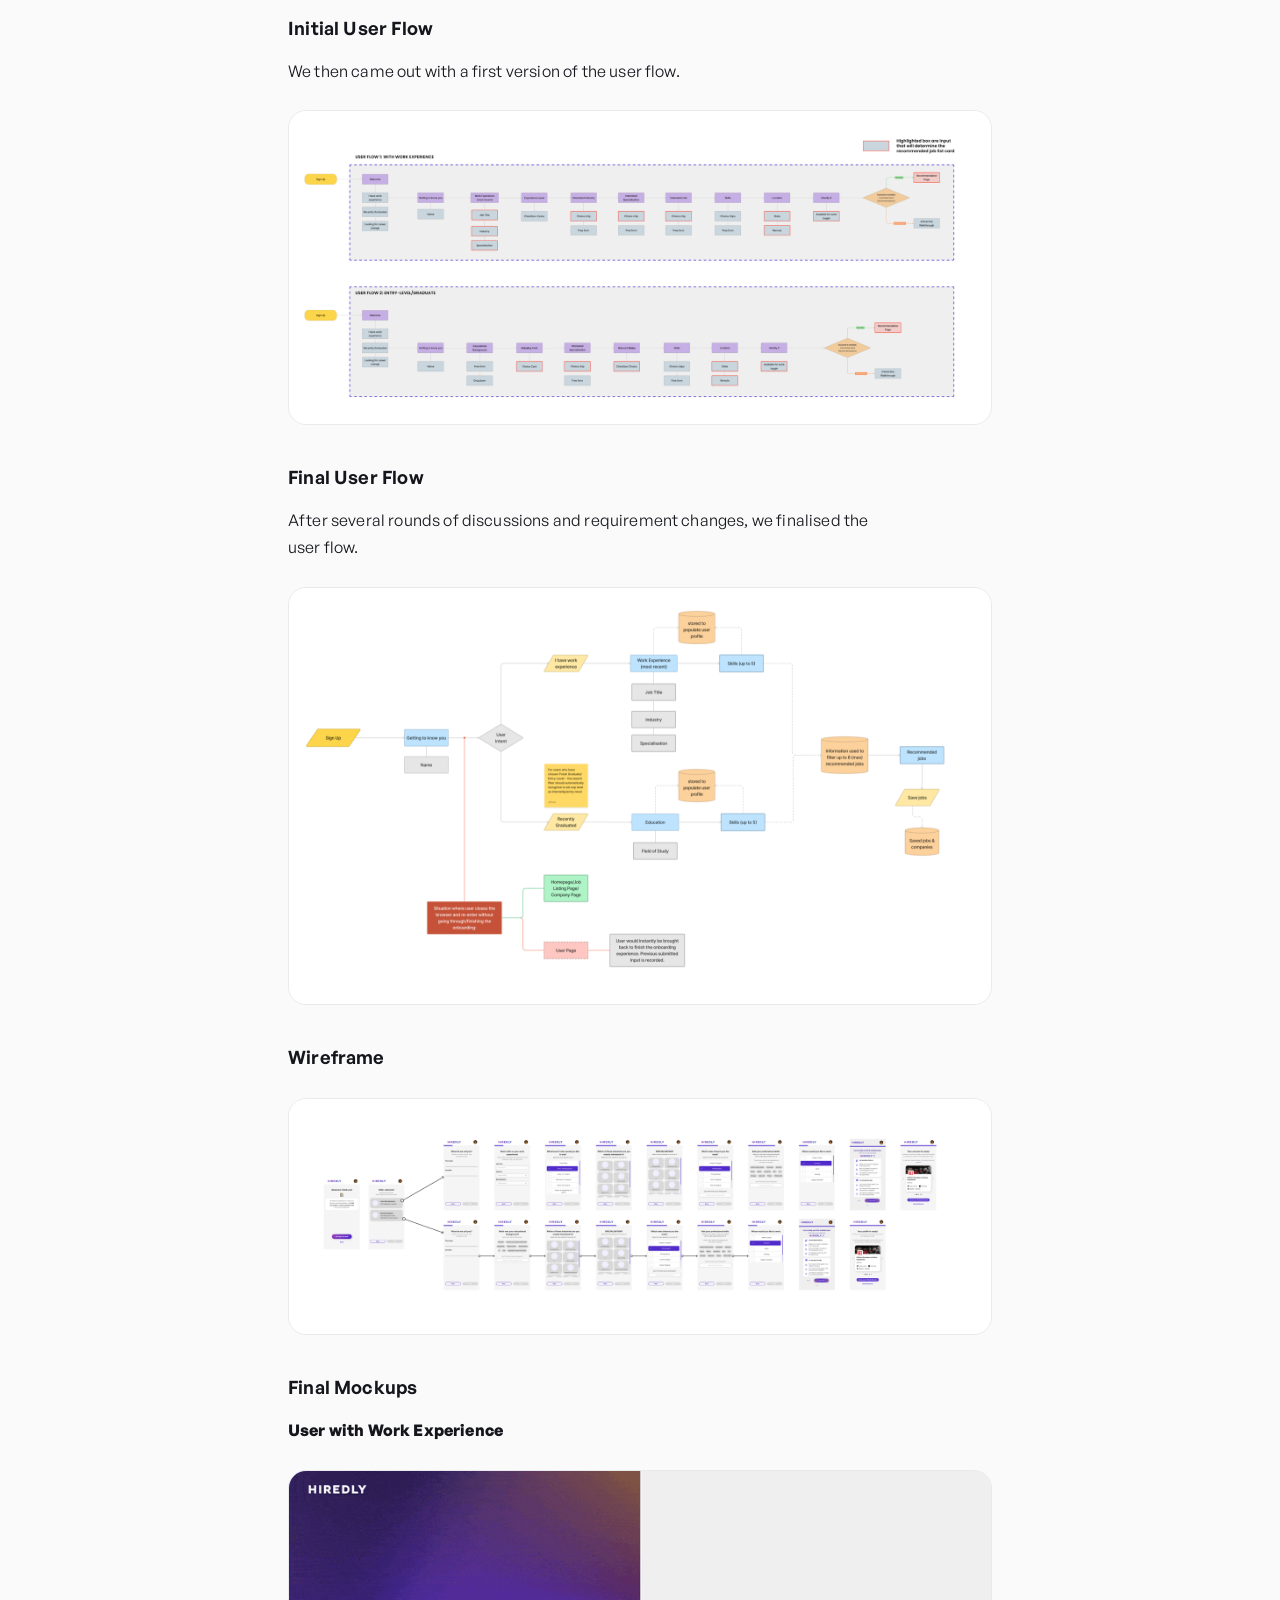
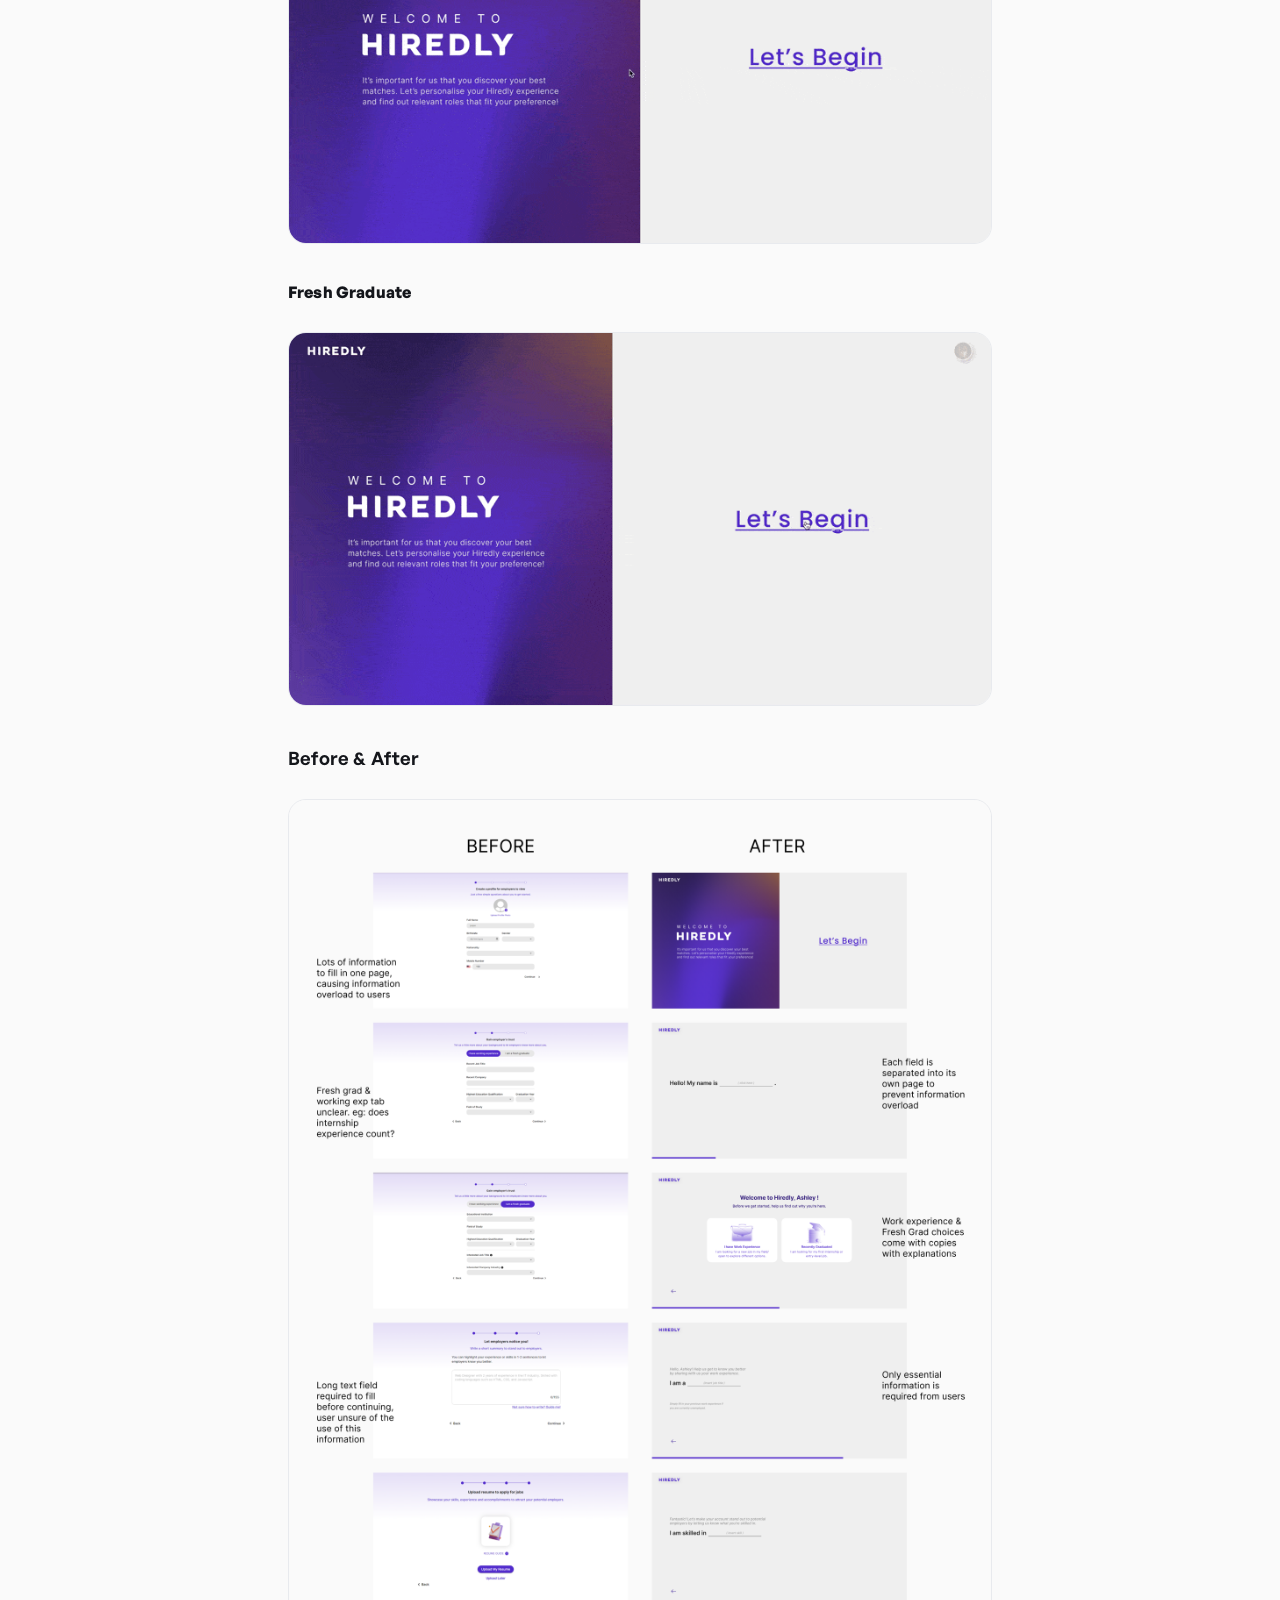
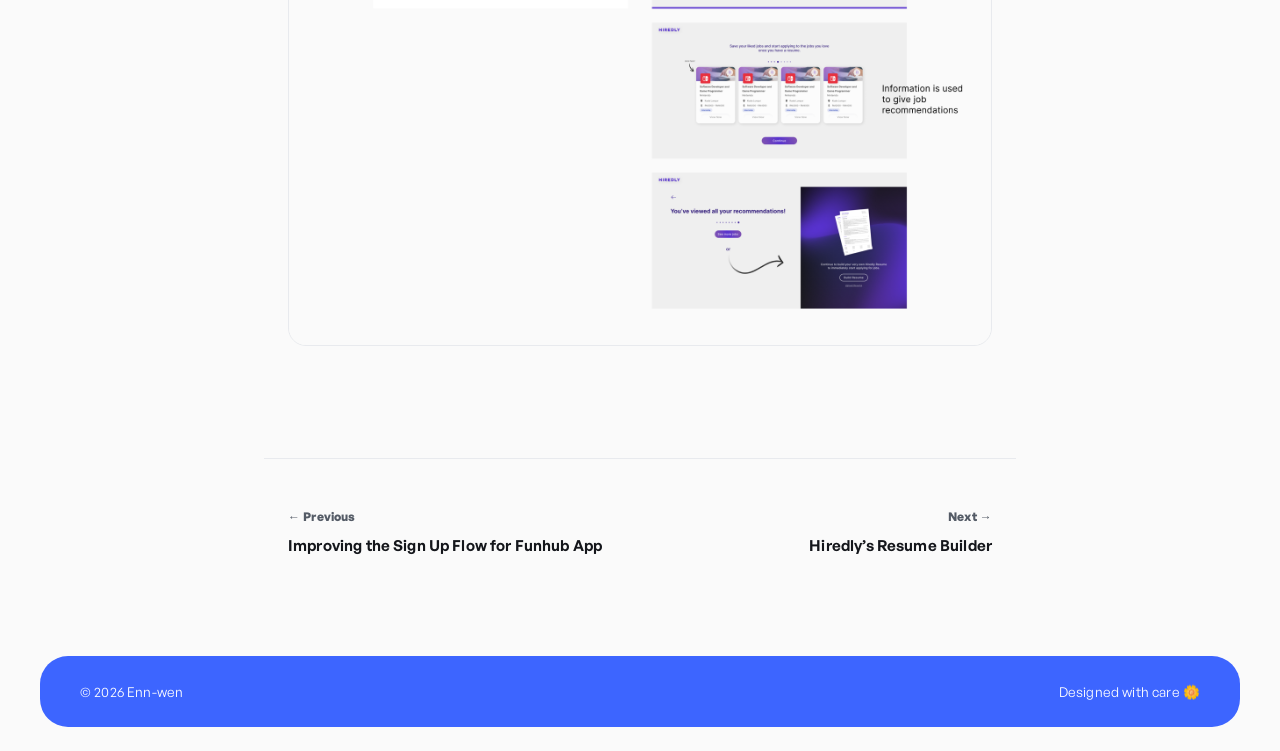
<file: work/hiredly-onboarding.html>
<!DOCTYPE html>
<html lang="en">
<head>
  <meta charset="UTF-8">
  <meta name="viewport" content="width=device-width, initial-scale=1.0">
  <title>Redesigning Hiredly’s Onboarding Flow — Enn-wen</title>
  <meta name="description" content="UX/UI case study: designing an interactive onboarding experience for the Hiredly jobseeking website across desktop, tablet, and mobile.">
  <link rel="stylesheet" href="../css/style.css">
  <script src="../js/main.js" defer></script>
</head>
<body>

  <header class="site-header">
    <a class="wordmark pill" href="../index.html">Enn-wen&nbsp;<span class="bloom">🌼</span></a>
    <nav class="site-nav" aria-label="Main">
      <details class="nav-dropdown">
        <summary class="pill nav-dropdown-toggle">Work<svg class="dropdown-arrow" aria-hidden="true" viewBox="0 0 24 24" fill="none" stroke="currentColor" stroke-width="2" stroke-linecap="round" stroke-linejoin="round"><path d="m19.5 8.25-7.5 7.5-7.5-7.5"/></svg></summary>
        <div class="nav-dropdown-menu">
          <a href="../index.html#work" class="is-current" aria-current="page">Work</a>
          <a href="../about.html">About Me</a>
          <a href="../photography.html">Photography</a>
          <a href="../side-projects.html">Side Projects</a>
        </div>
      </details>
    </nav>
  </header>

  <main>
    <section class="case-hero">
      <span class="category">UX/UI · Web · 3 Breakpoints</span>
      <h1>Redesigning Hiredly’s Onboarding Flow</h1>
      <p class="lede">An interactive onboarding experience that is engaging and informative to jobseekers on desktop, tablet, and mobile.</p>
    </section>

    <div class="case-cover">
      <img src="img/hiredly-onboarding-338bb98c79.jpg" alt="Hero visual of the redesigned Hiredly onboarding flow">
    </div>

    <dl class="meta">
      <div>
        <dt>Team &amp; Role</dt>
        <dd>2 UI/UX Designers, 1 Developer, 1 Product Manager</dd>
      </div>
      <div>
        <dt>Tools</dt>
        <dd>Figma, Freeform</dd>
      </div>
      <div>
        <dt>Timeline</dt>
        <dd>1.5 months</dd>
      </div>
      <div>
        <dt>Key Skills</dt>
        <dd>User Research, Wireframing, Prototyping, UI Design</dd>
      </div>
    </dl>

    <article class="case-body">
      <h2>About the Company</h2>
      <p><strong>Hiredly</strong> (previously known as WOBB) is the leading hybrid recruitment platform for junior to mid-management talent. Consisting of both a job portal and a headhunting recruitment solution, it’s a discovery platform that helps people discover any job with any employer in the market.</p>

      <h2>Project Brief</h2>
      <p>To design an interactive onboarding experience for the Hiredly jobseeking website that is engaging and informative to jobseekers on 3 breakpoints (desktop, tablet &amp; mobile).</p>

      <h2>The Challenges</h2>
      <ol>
        <li>Through user research &amp; analysis, high bounce rates were determined at different stages of the onboarding experience.</li>
        <li>This caused insufficient information collected from users and therefore an inability to provide the best job recommendations to jobseekers, lowering the retention rate.</li>
      </ol>
      <figure>
        <img src="img/hiredly-onboarding-9c1ed545b8.png" alt="Hotjar research and analysis showing user drop-off on long text fields" loading="lazy">
        <figcaption>Hotjar research &amp; analysis: long text fields that must be filled cause frustration, making users drop off</figcaption>
      </figure>

      <h2>The Objectives</h2>
      <ul>
        <li>To <strong>simplify the onboarding experience</strong> and ensure users are able to immediately apply for jobs after.</li>
        <li>To <strong>gather enough user information</strong> to curate a personalised recommended job list.</li>
      </ul>

      <h2>The Process</h2>
      <h3>Brainstorming</h3>
      <p>We held a brainstorming session, with key discussions focusing on:</p>
      <ol>
        <li><strong>Identifying Pain Points</strong></li>
        <li><strong>Conducting Competitive Analysis</strong></li>
        <li><strong>Determining Design Direction</strong></li>
        <li><strong>Researching Insights</strong></li>
      </ol>
      <figure>
        <img src="img/hiredly-onboarding-72e9af99eb.png" alt="Brainstorming board covering pain points, competitive analysis, and design direction" loading="lazy">
      </figure>

      <h3>Initial User Flow</h3>
      <p>We then came out with a first version of the user flow.</p>
      <figure>
        <img src="img/hiredly-onboarding-3919cc2d2c.png" alt="First version of the onboarding user flow" loading="lazy">
      </figure>

      <h3>Final User Flow</h3>
      <p>After several rounds of discussions and requirement changes, we finalised the user flow.</p>
      <figure>
        <img src="img/hiredly-onboarding-96679c9001.png" alt="Finalised onboarding user flow after several rounds of discussion" loading="lazy">
      </figure>

      <h3>Wireframe</h3>
      <figure>
        <img src="img/hiredly-onboarding-b6c3026f8d.png" alt="Wireframes of the redesigned onboarding flow" loading="lazy">
      </figure>

      <h3>Final Mockups</h3>
      <p><strong>User with Work Experience</strong></p>
      <figure>
        <img src="img/hiredly-onboarding-f31d47dc8f.gif" alt="Animated walkthrough of the onboarding flow for a user with work experience" loading="lazy">
      </figure>
      <p><strong>Fresh Graduate</strong></p>
      <figure>
        <img src="img/hiredly-onboarding-d09ec02b01.gif" alt="Animated walkthrough of the onboarding flow for a fresh graduate" loading="lazy">
      </figure>

      <h3>Before &amp; After</h3>
      <figure>
        <img src="img/hiredly-onboarding-b5d644ba79.png" alt="Side-by-side comparison of the onboarding flow before and after the redesign" loading="lazy">
      </figure>
    </article>

    <nav class="case-nav" aria-label="Project navigation">
      <a href="funhub-signup.html" class="prev">
        <span class="label">← Previous</span>
        <span class="title">Improving the Sign Up Flow for Funhub App</span>
      </a>
      <a href="hiredly-resume.html" class="next">
        <span class="label">Next →</span>
        <span class="title">Hiredly’s Resume Builder</span>
      </a>
    </nav>
  </main>

  <footer class="site-footer">
    <div class="inner">
      <span>© 2026 Enn-wen</span>
      <span>Designed with care 🌼</span>
    </div>
  </footer>

</body>
</html>
</file>
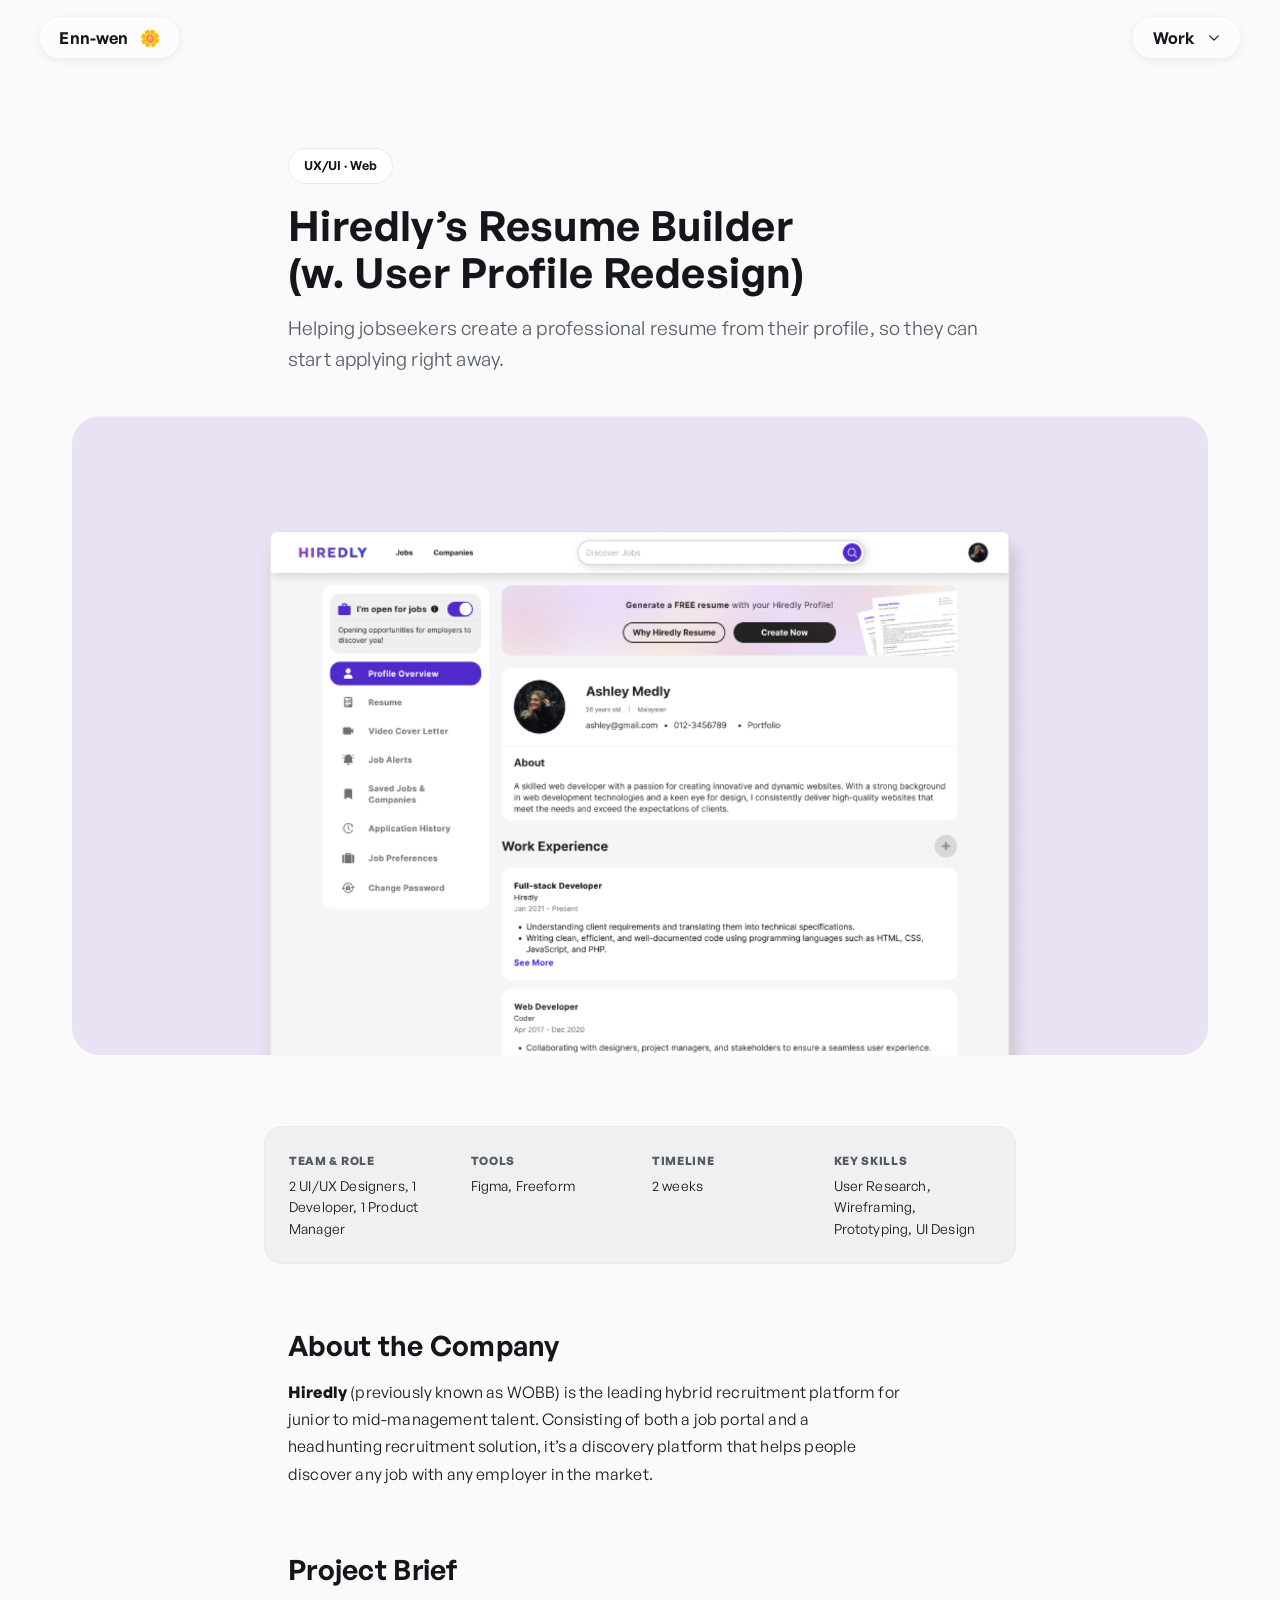
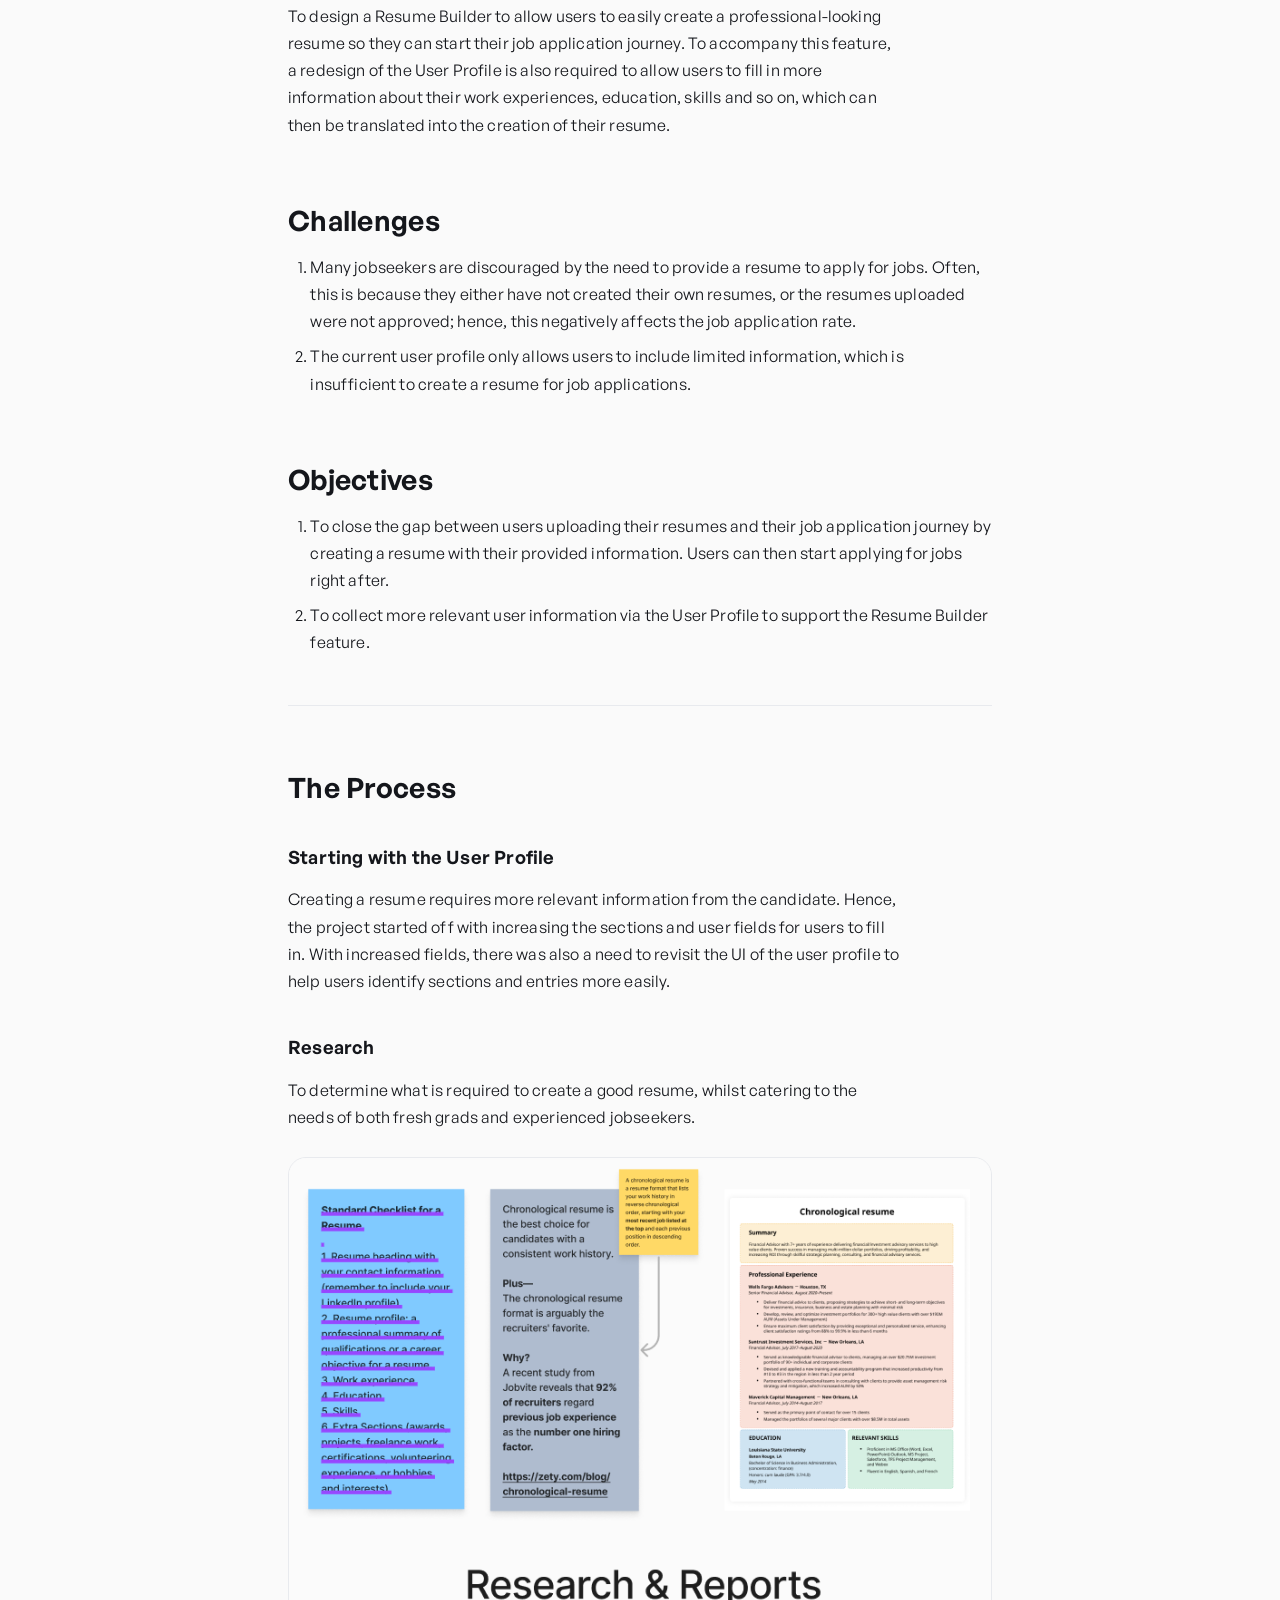
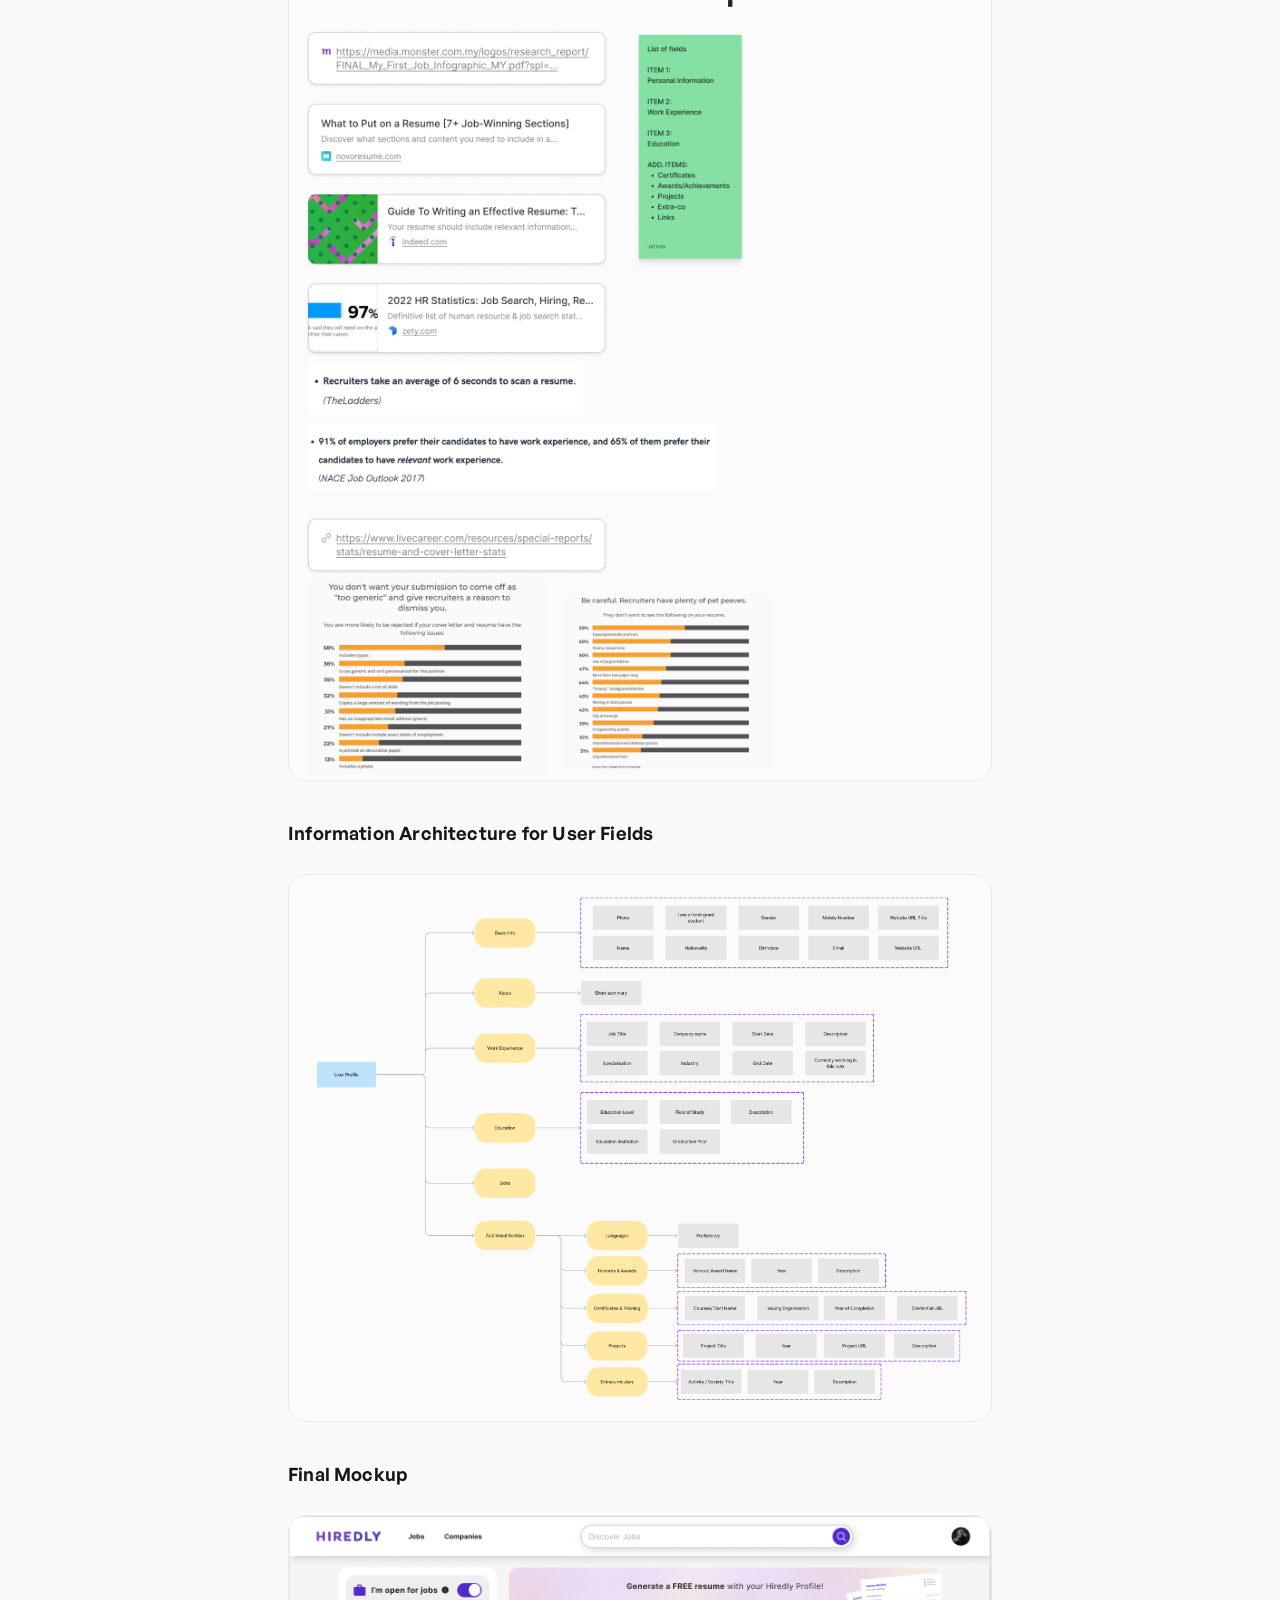
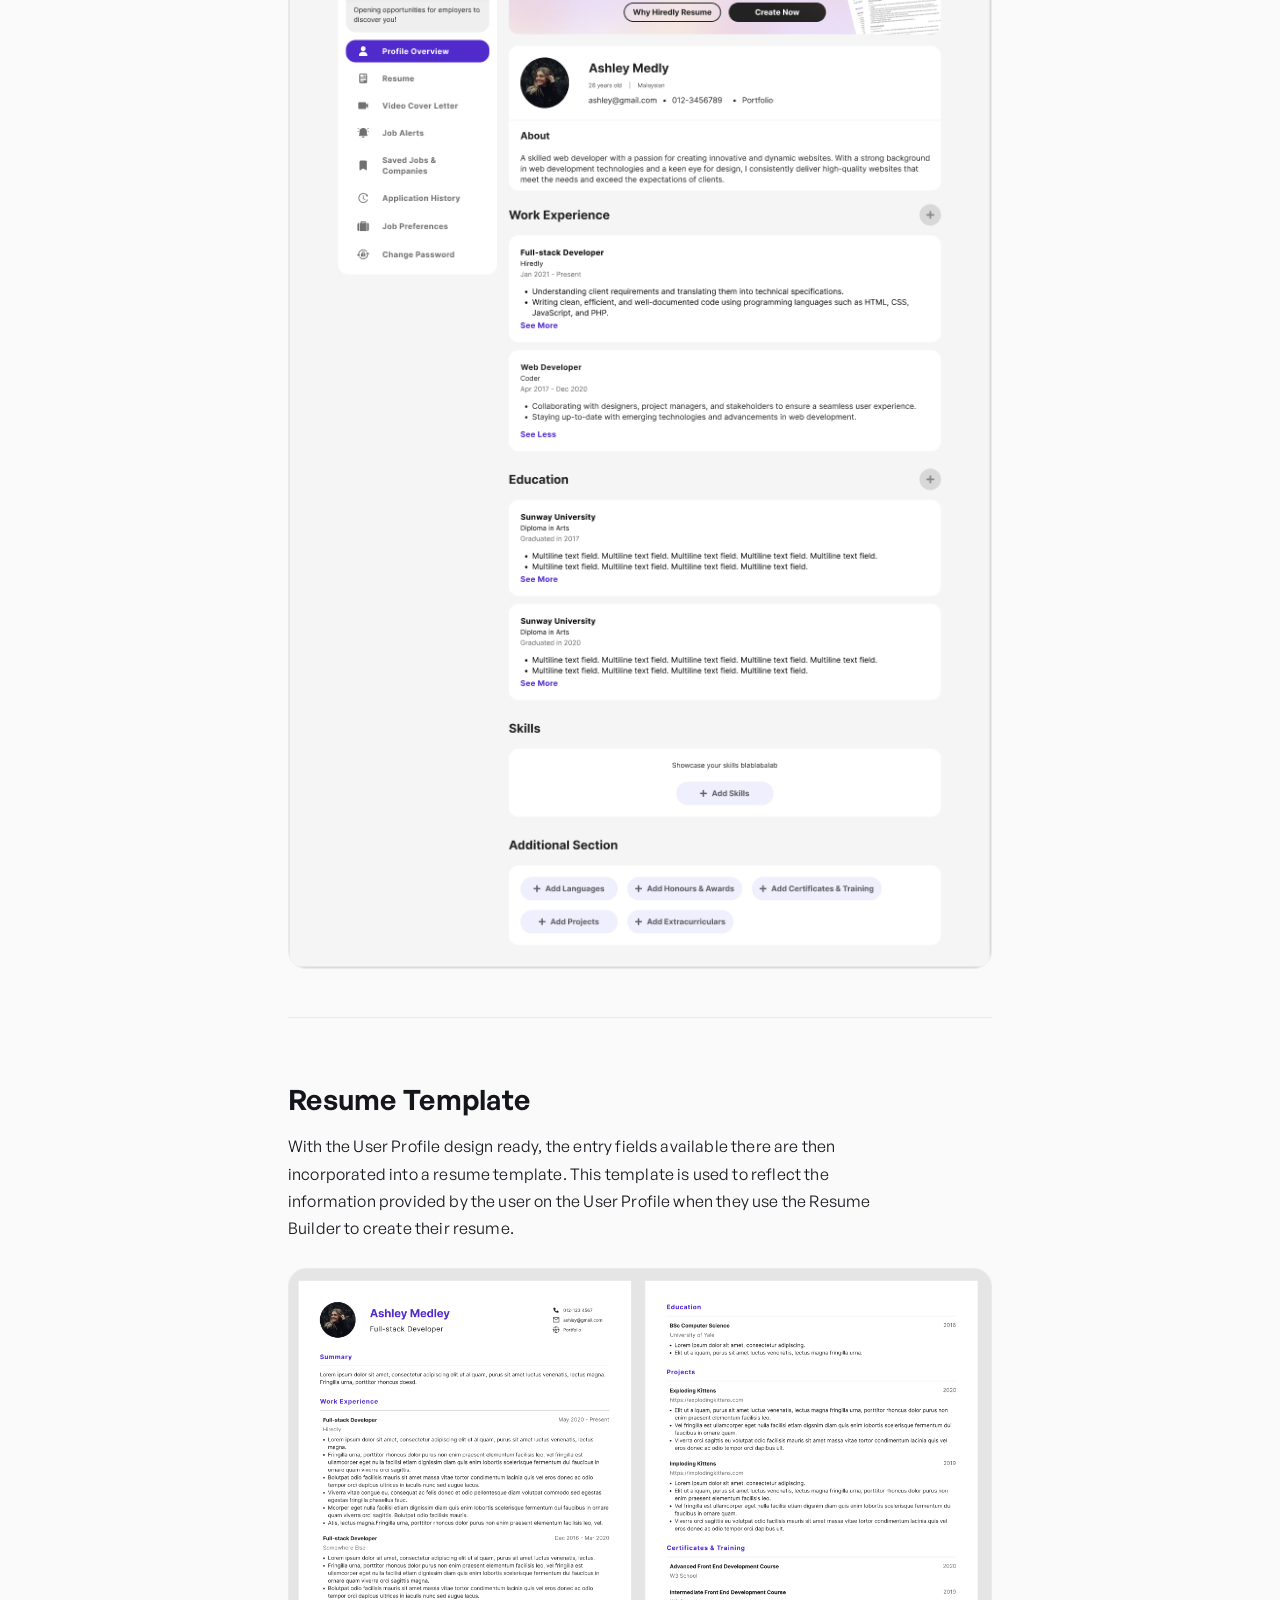
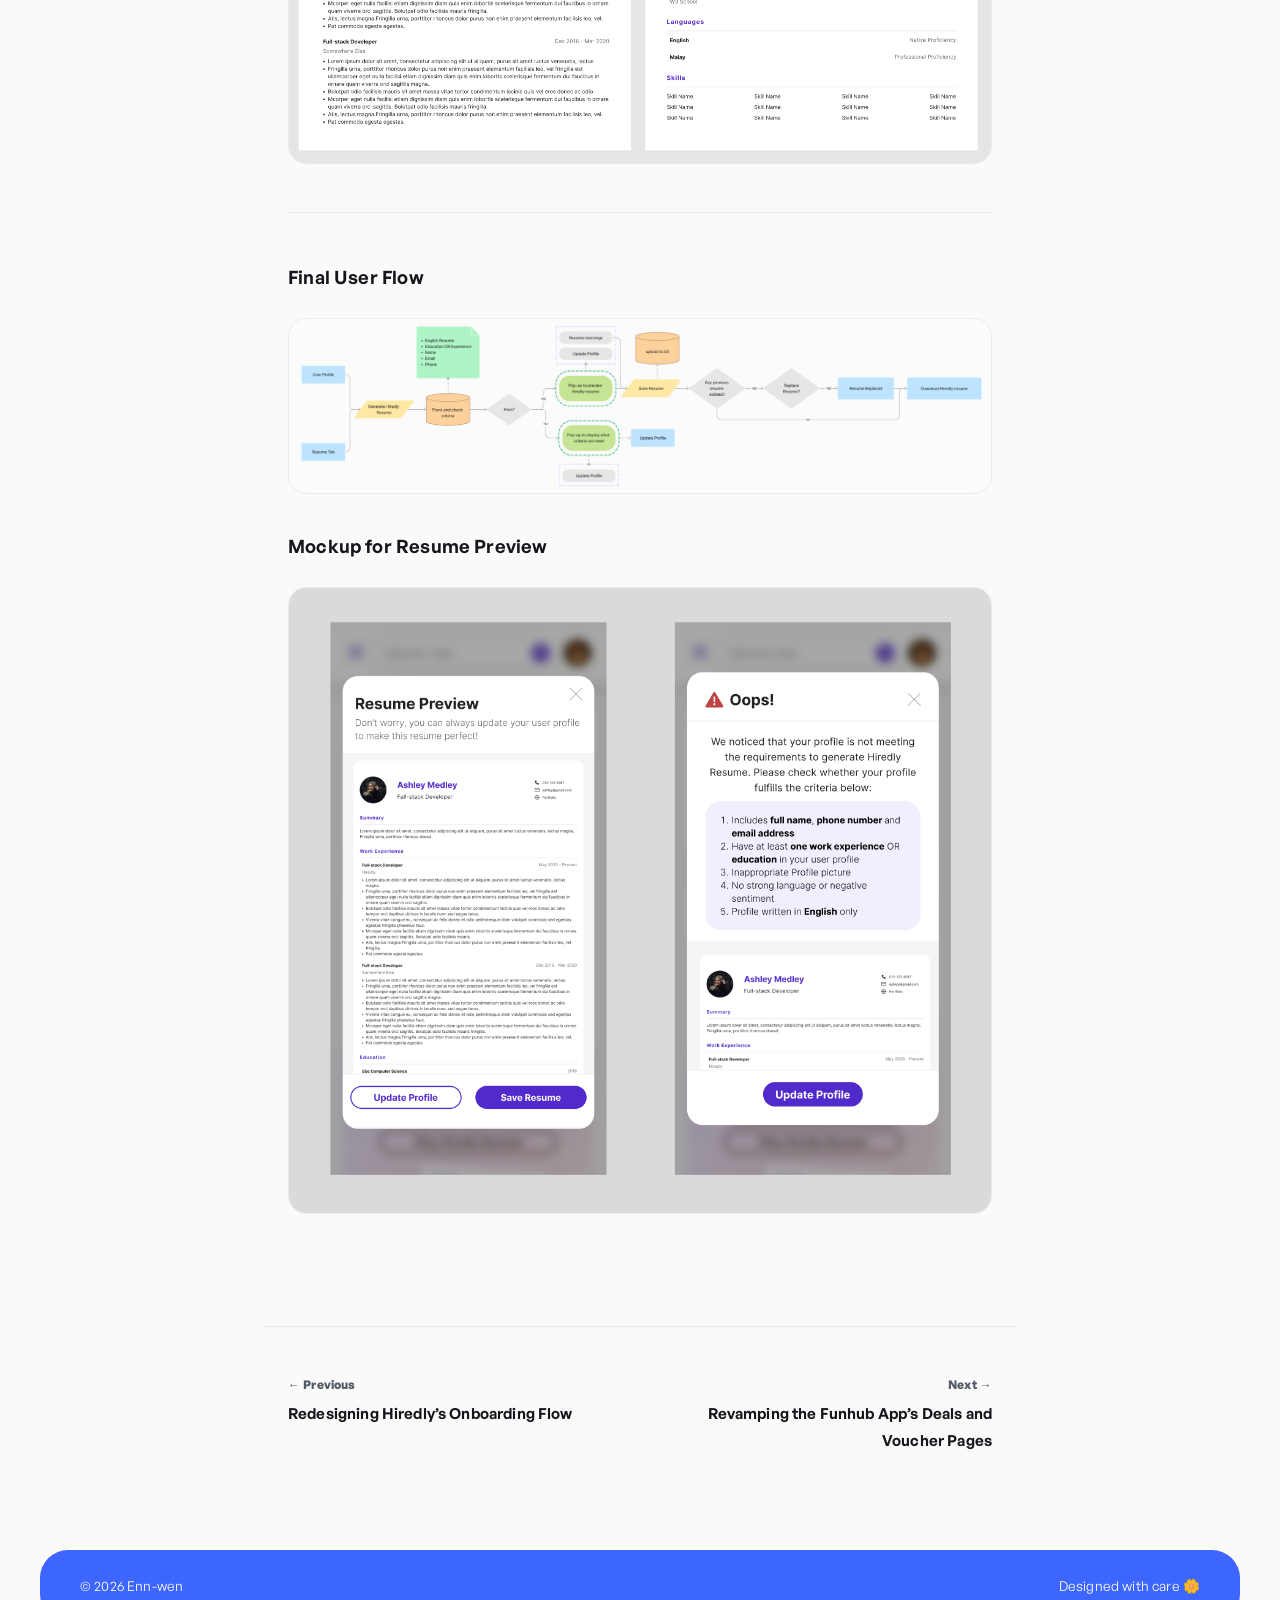
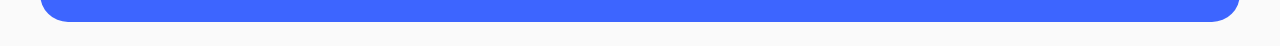
<file: work/hiredly-resume.html>
<!DOCTYPE html>
<html lang="en">
<head>
  <meta charset="UTF-8">
  <meta name="viewport" content="width=device-width, initial-scale=1.0">
  <title>Hiredly’s Resume Builder (w. User Profile Redesign) — Enn-wen</title>
  <meta name="description" content="UX/UI case study: designing a resume builder for Hiredly, supported by a redesigned user profile, so jobseekers can apply for jobs right away.">
  <link rel="stylesheet" href="../css/style.css">
  <script src="../js/main.js" defer></script>
</head>
<body>

  <header class="site-header">
    <a class="wordmark pill" href="../index.html">Enn-wen&nbsp;<span class="bloom">🌼</span></a>
    <nav class="site-nav" aria-label="Main">
      <details class="nav-dropdown">
        <summary class="pill nav-dropdown-toggle">Work<svg class="dropdown-arrow" aria-hidden="true" viewBox="0 0 24 24" fill="none" stroke="currentColor" stroke-width="2" stroke-linecap="round" stroke-linejoin="round"><path d="m19.5 8.25-7.5 7.5-7.5-7.5"/></svg></summary>
        <div class="nav-dropdown-menu">
          <a href="../index.html#work" class="is-current" aria-current="page">Work</a>
          <a href="../about.html">About Me</a>
          <a href="../photography.html">Photography</a>
          <a href="../side-projects.html">Side Projects</a>
        </div>
      </details>
    </nav>
  </header>

  <main>
    <section class="case-hero">
      <span class="category">UX/UI · Web</span>
      <h1>Hiredly’s Resume Builder (w. User Profile Redesign)</h1>
      <p class="lede">Helping jobseekers create a professional resume from their profile, so they can start applying right away.</p>
    </section>

    <div class="case-cover">
      <img src="img/hiredly-resume-e9389132b0.png" alt="Screens of Hiredly’s resume builder and redesigned user profile">
    </div>

    <dl class="meta">
      <div>
        <dt>Team &amp; Role</dt>
        <dd>2 UI/UX Designers, 1 Developer, 1 Product Manager</dd>
      </div>
      <div>
        <dt>Tools</dt>
        <dd>Figma, Freeform</dd>
      </div>
      <div>
        <dt>Timeline</dt>
        <dd>2 weeks</dd>
      </div>
      <div>
        <dt>Key Skills</dt>
        <dd>User Research, Wireframing, Prototyping, UI Design</dd>
      </div>
    </dl>

    <article class="case-body">
      <h2>About the Company</h2>
      <p><strong>Hiredly</strong> (previously known as WOBB) is the leading hybrid recruitment platform for junior to mid-management talent. Consisting of both a job portal and a headhunting recruitment solution, it’s a discovery platform that helps people discover any job with any employer in the market.</p>

      <h2>Project Brief</h2>
      <p>To design a Resume Builder to allow users to easily create a professional-looking resume so they can start their job application journey. To accompany this feature, a redesign of the User Profile is also required to allow users to fill in more information about their work experiences, education, skills and so on, which can then be translated into the creation of their resume.</p>

      <h2>Challenges</h2>
      <ol>
        <li>Many jobseekers are discouraged by the need to provide a resume to apply for jobs. Often, this is because they either have not created their own resumes, or the resumes uploaded were not approved; hence, this negatively affects the job application rate.</li>
        <li>The current user profile only allows users to include limited information, which is insufficient to create a resume for job applications.</li>
      </ol>

      <h2>Objectives</h2>
      <ol>
        <li>To close the gap between users uploading their resumes and their job application journey by creating a resume with their provided information. Users can then start applying for jobs right after.</li>
        <li>To collect more relevant user information via the User Profile to support the Resume Builder feature.</li>
      </ol>

      <hr>

      <h2>The Process</h2>
      <h3>Starting with the User Profile</h3>
      <p>Creating a resume requires more relevant information from the candidate. Hence, the project started off with increasing the sections and user fields for users to fill in. With increased fields, there was also a need to revisit the UI of the user profile to help users identify sections and entries more easily.</p>

      <h3>Research</h3>
      <p>To determine what is required to create a good resume, whilst catering to the needs of both fresh grads and experienced jobseekers.</p>
      <figure>
        <img src="img/hiredly-resume-12135c0663.png" alt="Research into what makes a good resume for fresh graduates and experienced jobseekers" loading="lazy">
      </figure>

      <h3>Information Architecture for User Fields</h3>
      <figure>
        <img src="img/hiredly-resume-dcef05879f.png" alt="Information architecture diagram of the user profile fields" loading="lazy">
      </figure>

      <h3>Final Mockup</h3>
      <figure>
        <img src="img/hiredly-resume-67a94982ce.png" alt="Final mockup of the redesigned user profile" loading="lazy">
      </figure>

      <hr>

      <h2>Resume Template</h2>
      <p>With the User Profile design ready, the entry fields available there are then incorporated into a resume template. This template is used to reflect the information provided by the user on the User Profile when they use the Resume Builder to create their resume.</p>
      <figure>
        <img src="img/hiredly-resume-822ab7a998.png" alt="Resume template generated from user profile information" loading="lazy">
      </figure>

      <hr>

      <h3>Final User Flow</h3>
      <figure>
        <img src="img/hiredly-resume-5e2d224dc4.png" alt="Final user flow for the resume builder" loading="lazy">
      </figure>

      <h3>Mockup for Resume Preview</h3>
      <figure>
        <img src="img/hiredly-resume-5b02c9fcbb.png" alt="Mockup of the resume preview screen" loading="lazy">
      </figure>
    </article>

    <nav class="case-nav" aria-label="Project navigation">
      <a href="hiredly-onboarding.html" class="prev">
        <span class="label">← Previous</span>
        <span class="title">Redesigning Hiredly’s Onboarding Flow</span>
      </a>
      <a href="funhub-deals.html" class="next">
        <span class="label">Next →</span>
        <span class="title">Revamping the Funhub App’s Deals and Voucher Pages</span>
      </a>
    </nav>
  </main>

  <footer class="site-footer">
    <div class="inner">
      <span>© 2026 Enn-wen</span>
      <span>Designed with care 🌼</span>
    </div>
  </footer>

</body>
</html>
</file>
<file: css/style.css>
/* ------------------------------------------------------------------
   Enn-wen — Portfolio
   White canvas · light yellow/blue gradients · General Sans
   ------------------------------------------------------------------ */

@font-face {
  font-family: "General Sans";
  src: url("../font/GeneralSans-Regular.woff2") format("woff2"),
       url("../font/GeneralSans-Regular.woff") format("woff");
  font-weight: 400;
  font-style: normal;
  font-display: swap;
}

@font-face {
  font-family: "General Sans";
  src: url("../font/GeneralSans-Semibold.woff2") format("woff2"),
       url("../font/GeneralSans-Semibold.woff") format("woff");
  font-weight: 600;
  font-style: normal;
  font-display: swap;
}

@font-face {
  font-family: "General Sans";
  src: url("../font/GeneralSans-Bold.woff2") format("woff2"),
       url("../font/GeneralSans-Bold.woff") format("woff");
  font-weight: 700;
  font-style: normal;
  font-display: swap;
}

:root {
  --white: #ffffff;
  --ink: #14161b;
  --muted: #545b66;
  --line: #e8eaee;

  --yellow-soft: #fff3c2;
  --yellow: #ffe9a4;
  --blue-soft: #e3eeff;
  --blue: #bed9ff;
  --link: #2f5fd0;

  --grain: url("data:image/svg+xml,%3Csvg xmlns='http://www.w3.org/2000/svg' width='160' height='160'%3E%3Cfilter id='n'%3E%3CfeTurbulence type='fractalNoise' baseFrequency='0.9' numOctaves='2'/%3E%3C/filter%3E%3Crect width='160' height='160' filter='url(%23n)' opacity='0.5'/%3E%3C/svg%3E");

  --font: "General Sans", -apple-system, BlinkMacSystemFont, "Segoe UI", sans-serif;

  --radius-lg: 28px;
  --radius-md: 18px;
  --radius-pill: 999px;

  --shadow-tile: 0 18px 40px -18px rgba(20, 22, 27, 0.28);
  --shadow-pill: 0 2px 10px rgba(20, 22, 27, 0.07);

  --z-sticky: 50;

  --triangle-x: 30%;
  --triangle-y: -180px;

  --ease-out: cubic-bezier(0.22, 1, 0.36, 1);
}

* { box-sizing: border-box; }

html { scroll-behavior: smooth; }

body {
  margin: 0;
  background-color: #fafafa;
  color: var(--ink);
  font-family: var(--font);
  font-size: 1rem;
  font-weight: 400;
  line-height: 1.7;
  letter-spacing: 0.01em;
  -webkit-font-smoothing: antialiased;
  text-rendering: optimizeLegibility;
}

body.page-home {
  background-image: url("../img/yellow-triangle.png");
  background-repeat: no-repeat;
  background-position: right var(--triangle-x) top var(--triangle-y);
  background-size: 100%;
}

h1, h2, h3 { text-wrap: balance; }

/* ---------- pills & buttons ---------- */

.pill {
  display: inline-flex;
  align-items: center;
  gap: 0.5rem;
  padding: 0.6rem 1.15rem;
  border-radius: var(--radius-pill);
  background: rgba(255, 255, 255, 0.45);
  backdrop-filter: blur(20px) saturate(180%);
  -webkit-backdrop-filter: blur(20px) saturate(180%);
  border: 1px solid rgba(255, 255, 255, 0.55);
  box-shadow: var(--shadow-pill), inset 0 1px 0 rgba(255, 255, 255, 0.65);
  color: var(--ink);
  text-decoration: none;
  font-size: 1.025rem;
  font-weight: 600;
  line-height: 1.2;
  transition: transform 250ms var(--ease-out), background 250ms var(--ease-out), border-color 250ms var(--ease-out);
}

.pill:hover,
.pill:focus-visible {
  transform: translateY(-2px);
  background: rgba(255, 255, 255, 0.65);
  border-color: rgba(255, 255, 255, 0.75);
}

.btn-primary {
  display: inline-flex;
  align-items: center;
  gap: 0.6rem;
  padding: 0.85rem 1.6rem;
  border-radius: var(--radius-pill);
  background: var(--ink);
  color: #ffffff;
  text-decoration: none;
  font-size: 0.95rem;
  font-weight: 600;
  transition: transform 250ms var(--ease-out), box-shadow 250ms var(--ease-out);
}

.btn-primary .btn-arrow {
  display: inline-block;
  transition: transform 250ms var(--ease-out);
}

.btn-primary:hover,
.btn-primary:focus-visible {
  transform: translateY(-2px);
  box-shadow: 0 12px 28px -10px rgba(20, 22, 27, 0.45);
}

.btn-primary:hover .btn-arrow { transform: translateY(3px); }

/* ---------- header ---------- */

.site-header {
  position: sticky;
  top: 0;
  z-index: var(--z-sticky);
  display: flex;
  align-items: center;
  justify-content: space-between;
  gap: 1rem;
  padding: 1.1rem clamp(1.25rem, 4vw, 2.5rem);
  pointer-events: none;
}

.site-header a,
.site-header .nav-dropdown { pointer-events: auto; }

.wordmark { font-size: 1.025rem; }

.wordmark .bloom {
  display: inline-block;
  transition: transform 500ms var(--ease-out);
}

.wordmark:hover .bloom { transform: rotate(180deg) scale(1.15); }

.site-nav {
  display: flex;
  gap: 0.6rem;
  opacity: 1;
  transform: translateY(0);
  transition: opacity 300ms var(--ease-out), transform 300ms var(--ease-out);
}

.site-nav.nav-hero-hidden {
  opacity: 0;
  transform: translateY(-6px);
  pointer-events: none;
}

.site-nav.nav-hero-hidden a,
.site-nav.nav-hero-hidden .nav-dropdown { pointer-events: none; }

.nav-dropdown { position: relative; }

.nav-dropdown-toggle {
  cursor: pointer;
  list-style: none;
}

.nav-dropdown-toggle::-webkit-details-marker { display: none; }
.nav-dropdown-toggle::marker { content: ""; }

.dropdown-arrow {
  display: inline-block;
  width: 0.85em;
  height: 0.85em;
  margin-left: 0.2rem;
  vertical-align: -0.1em;
  transition: transform 250ms var(--ease-out);
}

.nav-dropdown[open] .dropdown-arrow { transform: rotate(180deg); }

.nav-dropdown-menu {
  position: absolute;
  top: calc(100% + 0.6rem);
  right: 0;
  z-index: var(--z-sticky);
  display: flex;
  flex-direction: column;
  gap: 0.15rem;
  min-width: 11rem;
  padding: 0.5rem;
  border-radius: var(--radius-md);
  background: rgba(255, 255, 255, 0.92);
  backdrop-filter: blur(16px);
  -webkit-backdrop-filter: blur(16px);
  border: 1px solid var(--line);
  box-shadow: var(--shadow-tile);
}

.nav-dropdown-menu a {
  display: block;
  padding: 0.55rem 0.75rem;
  border-radius: var(--radius-md);
  color: var(--ink);
  text-decoration: none;
  font-size: 0.88rem;
  font-weight: 600;
  transition: background 200ms var(--ease-out);
}

.nav-dropdown-menu a:hover,
.nav-dropdown-menu a:focus-visible {
  background: var(--yellow-soft);
}

.nav-dropdown-menu a.is-current {
  background: var(--blue-soft);
}

/* ---------- hero ---------- */

.hero { padding: 0.4rem 0 0; }

.hero-panel {
  position: relative;
  padding: clamp(4rem, 10vw, 8rem) clamp(1.75rem, 6vw, 5rem);
  min-height: min(68vh, 620px);
  display: flex;
  flex-direction: column;
  align-items: center;
  justify-content: center;
}

.hero-content {
  position: relative;
  z-index: 1;
  max-width: 44rem;
  margin: 0 auto;
  text-align: center;
}

.hero-hello {
  margin: 0 0 1rem;
  font-size: 1rem;
  font-weight: 600;
  color: var(--ink);
}

.hero-hello .wave {
  display: inline-block;
  transform-origin: 70% 70%;
}

.hero h1 {
  margin: 0 0 1.4rem;
  font-size: clamp(2.1rem, 5.4vw, 4.2rem);
  font-weight: 600;
  line-height: 1.08;
  letter-spacing: 0.01em;
}

.visually-hidden {
  position: absolute;
  width: 1px;
  height: 1px;
  margin: -1px;
  padding: 0;
  overflow: hidden;
  clip: rect(0, 0, 0, 0);
  white-space: nowrap;
  border: 0;
}

.name-flip {
  position: relative;
  display: inline-block;
  width: calc(1em * 1090 / 157);
  height: 1em;
  vertical-align: -0.1em;
  -webkit-perspective: 800px;
  perspective: 800px;
}

.name-flip-inner {
  display: block;
  position: relative;
  width: 100%;
  height: 100%;
  -webkit-transform-style: preserve-3d;
  transform-style: preserve-3d;
}

.name-flip-img {
  position: absolute;
  inset: 0;
  width: 100%;
  height: 100%;
  object-fit: contain;
  -webkit-backface-visibility: hidden;
  backface-visibility: hidden;
}

.name-flip-img:nth-child(2) {
  -webkit-transform: rotateX(180deg);
  transform: rotateX(180deg);
}

.hero .tagline {
  margin: 0 auto 2.2rem;
  font-size: clamp(1.05rem, 1.8vw, 1.3rem);
  font-weight: 400;
  line-height: 1.6;
  color: var(--muted);
  max-width: 48ch;
}

/* ---------- hero sticky notes ---------- */

.hero-notes {
  position: relative;
  z-index: 1;
  display: flex;
  flex-wrap: nowrap;
  justify-content: center;
  gap: clamp(1.25rem, 3.2vw, 2.1rem);
  margin-top: clamp(2.25rem, 5vw, 3.25rem);
  padding: 0;
}

.sticky-note {
  --note-rotate: 0deg;
  position: relative;
  display: flex;
  flex-direction: column;
  align-items: center;
  justify-content: center;
  gap: 0.6rem;
  width: clamp(9rem, 19vw, 11.5rem);
  aspect-ratio: 1 / 0.95;
  padding: 1.5rem 1.1rem;
  border-radius: 6px;
  text-decoration: none;
  color: var(--ink);
  font-weight: 600;
  font-size: 1rem;
  line-height: 1.3;
  text-align: center;
  box-shadow: 0 14px 24px -14px rgba(20, 22, 27, 0.32), 0 2px 6px rgba(20, 22, 27, 0.1);
  transform: rotate(var(--note-rotate));
  transition: transform 350ms var(--ease-out), box-shadow 350ms var(--ease-out);
}

.sticky-note::before {
  content: "";
  position: absolute;
  top: -0.6rem;
  left: 50%;
  width: 2.9rem;
  height: 1.3rem;
  background: rgba(255, 255, 255, 0.65);
  border: 1px solid rgba(255, 255, 255, 0.75);
  transform: translateX(-50%) rotate(-4deg);
  box-shadow: 0 2px 6px rgba(20, 22, 27, 0.14);
  pointer-events: none;
}

.sticky-note::after {
  content: "";
  position: absolute;
  inset: 0;
  border-radius: inherit;
  background-image: var(--grain);
  opacity: 0.12;
  mix-blend-mode: overlay;
  pointer-events: none;
}

.note-a { --note-rotate: -6deg; background: #d5f149; }
.note-b { --note-rotate: 4deg; background: #c2cdf8; }
.note-c { --note-rotate: -4deg; background: #ff864c; }
.note-d { --note-rotate: 5deg; background: #ffbafe; }

.note-emoji {
  font-size: 2rem;
  line-height: 1;
}

.note-label { letter-spacing: 0.01em; }

.sticky-note:hover,
.sticky-note:focus-visible {
  transform: rotate(0deg);
  z-index: 2;
}

.sticky-note:active {
  transition-duration: 120ms;
}

.sticky-note:focus-visible {
  outline: none;
  box-shadow: 0 0 0 3px var(--white), 0 0 0 5px var(--ink), 0 14px 24px -14px rgba(20, 22, 27, 0.32);
}

/* ---------- section stubs (About / Photography / Side Projects) ---------- */

.section-stub {
  max-width: 34rem;
  margin: 0 auto;
  padding: clamp(3rem, 7vw, 4.5rem) 1.5rem;
  min-height: min(52vh, 420px);
  display: flex;
  flex-direction: column;
  justify-content: center;
  text-align: center;
}

.section-stub img {
  display: block;
  width: 70%;
  height: auto;
  margin: 1.5rem auto 0;
}

.section-stub h2 {
  margin: 0;
  font-size: clamp(1.5rem, 2.6vw, 2rem);
  font-weight: 600;
  letter-spacing: 0.01em;
}

/* ---------- work grid ---------- */

.work {
  padding: clamp(3.5rem, 8vw, 6rem) clamp(1.25rem, 4vw, 2.5rem) clamp(4rem, 9vw, 7rem);
}

.work > h2 {
  margin: 0 0 clamp(1.5rem, 3vw, 2.5rem);
  font-size: clamp(1.5rem, 2.6vw, 2rem);
  font-weight: 600;
  letter-spacing: 0.01em;
}

.work-grid {
  display: grid;
  grid-template-columns: repeat(auto-fit, minmax(min(30rem, 100%), 1fr));
  gap: clamp(1.25rem, 2.5vw, 2rem);
}

/* project tiles */

.tile {
  position: relative;
  display: block;
  overflow: hidden;
  border-radius: var(--radius-lg);
  aspect-ratio: 5 / 4.5;
  text-decoration: none;
  color: var(--ink);
  isolation: isolate;
  background: #ffffff;
  border: 1px solid var(--line);
}

.tile::before {
  content: "";
  position: absolute;
  inset: 0;
  background-image: var(--grain);
  opacity: 0.14;
  mix-blend-mode: overlay;
  pointer-events: none;
  z-index: 2;
}

.tile-media {
  position: absolute;
  inset: clamp(1.4rem, 3.5vw, 2.4rem) clamp(1.4rem, 3.5vw, 2.4rem) 6.5rem;
  margin: 0;
  z-index: 1;
}

.tile-media img {
  width: 100%;
  height: 100%;
  object-fit: cover;
  object-position: top center;
  border-radius: var(--radius-md);
  transition: transform 600ms var(--ease-out);
  will-change: transform;
}

.tile:hover .tile-media img,
.tile:focus-visible .tile-media img {
  transform: translateY(-8px) scale(1.02);
}

.tile-caption {
  position: absolute;
  left: 1rem;
  right: 1rem;
  bottom: 1rem;
  z-index: 3;
  display: flex;
  align-items: center;
  justify-content: space-between;
  gap: 1rem;
  padding: 0.9rem 0.9rem 0.9rem 1.25rem;
}

.tile-caption .chip {
  display: inline-block;
  margin-bottom: 0.35rem;
  font-size: 0.8rem;
  font-weight: 600;
  color: var(--muted);
}

.tile-caption h3 {
  margin: 0;
  font-size: clamp(0.95rem, 1.4vw, 1.1rem);
  font-weight: 600;
  line-height: 1.35;
  letter-spacing: 0.01em;
}

.tile-arrow {
  flex-shrink: 0;
  display: grid;
  place-items: center;
  width: 2.6rem;
  height: 2.6rem;
  border-radius: 50%;
  background: #ffffff;
  border: 1px solid var(--line);
  font-size: 1.05rem;
  transition: transform 300ms var(--ease-out), background 300ms var(--ease-out), color 300ms var(--ease-out);
}

.tile:hover .tile-arrow,
.tile:focus-visible .tile-arrow {
  transform: translateX(4px);
  background: var(--ink);
  color: #ffffff;
}

/* ---------- case study pages ---------- */

.case-hero {
  max-width: 47rem;
  margin: 0 auto;
  padding: clamp(2.5rem, 6vw, 4.5rem) 1.5rem clamp(2rem, 4vw, 3rem);
}

.case-hero .category {
  display: inline-flex;
  padding: 0.4rem 0.95rem;
  border-radius: var(--radius-pill);
  background: #ffffff;
  border: 1px solid var(--line);
  font-size: 0.78rem;
  font-weight: 600;
  color: var(--ink);
}

.case-hero h1 {
  margin: 1.1rem 0 1rem;
  font-size: clamp(1.75rem, 4.2vw, 2.6rem);
  font-weight: 600;
  line-height: 1.15;
  letter-spacing: 0.01em;
}

.case-hero .lede {
  margin: 0;
  font-size: clamp(1.05rem, 1.6vw, 1.2rem);
  font-weight: 400;
  color: var(--muted);
  line-height: 1.6;
}

.case-cover {
  max-width: 74rem;
  margin: 0 auto clamp(2.5rem, 6vw, 4rem);
  padding: 0 1.5rem;
}

.case-cover img {
  width: 100%;
  display: block;
  border-radius: var(--radius-lg);
  /* box-shadow: var(--shadow-tile); */
}

/* ---------- case study sticky side nav ---------- */

.case-side-nav {
  position: fixed;
  top: 50%;
  left: clamp(1.25rem, 3vw, 2.75rem);
  z-index: var(--z-sticky);
  display: flex;
  flex-direction: column;
  gap: 1.1rem;
  transform: translateY(-50%);
  opacity: 0;
  pointer-events: none;
  transition: opacity 300ms var(--ease-out);
}

.case-side-nav.is-visible {
  opacity: 1;
  pointer-events: auto;
}

.case-side-nav a {
  position: relative;
  padding-left: 1.1rem;
  font-size: 0.875rem;
  font-weight: 400;
  line-height: 1.3;
  color: var(--muted);
  text-decoration: none;
  transition: color 200ms var(--ease-out);
}

.case-side-nav a::before {
  content: "";
  position: absolute;
  left: 0;
  top: 0.4em;
  width: 6px;
  height: 6px;
  border-radius: 50%;
  background: var(--line);
  transition: background 200ms var(--ease-out), transform 200ms var(--ease-out);
}

.case-side-nav a:hover,
.case-side-nav a:focus-visible {
  color: var(--ink);
}

.case-side-nav a.is-active {
  color: var(--link);
  font-weight: 700;
}

.case-side-nav a.is-active::before {
  background: var(--link);
  transform: scale(1.3);
}

@media (max-width: 80rem) {
  .case-side-nav { display: none; }
}

/* project meta strip */

.meta {
  max-width: 47rem;
  margin: 0 auto clamp(2.5rem, 6vw, 4rem);
  padding: 1.5rem;
  display: grid;
  grid-template-columns: repeat(4, 1fr);
  gap: 1.5rem;
  border-radius: var(--radius-md);
  background: #f0f0f0;
  border: 1px solid var(--line);
}

.meta dt {
  font-size: 0.72rem;
  font-weight: 700;
  letter-spacing: 0.06em;
  text-transform: uppercase;
  color: var(--muted);
  margin-bottom: 0.3rem;
}

.meta dd {
  margin: 0;
  font-size: 0.86rem;
  line-height: 1.55;
}

/* article body */

.case-body {
  max-width: 47rem;
  margin: 0 auto;
  padding: 0 1.5rem clamp(3rem, 6vw, 5rem);
}

.case-body h2 {
  margin: clamp(2.75rem, 6vw, 4rem) 0 1rem;
  font-size: clamp(1.4rem, 2.4vw, 1.75rem);
  font-weight: 600;
  letter-spacing: 0.01em;
  line-height: 1.25;
}

.case-body h3 {
  margin: 2.25rem 0 0.9rem;
  font-size: 1.15rem;
  font-weight: 600;
  letter-spacing: 0.01em;
}

.case-body h4 {
  margin: 1.75rem 0 0.75rem;
  font-size: 1rem;
  font-weight: 600;
}

.case-body p {
  margin: 0 0 1.1rem;
  max-width: 68ch;
}

.case-body ul,
.case-body ol {
  margin: 0 0 1.1rem;
  padding-left: 1.4em;
}

.case-body li { margin-bottom: 0.5rem; }

.case-body a {
  color: var(--link);
  text-decoration: underline;
  text-decoration-thickness: 1px;
  text-underline-offset: 3px;
}

.case-body a:hover,
.case-body a:focus-visible {
  text-decoration-thickness: 2px;
}

.case-body figure { margin: 1.6rem 0 2.2rem; }

.case-body figure img {
  width: 100%;
  display: block;
  border-radius: var(--radius-md);
  border: 1px solid var(--line);
}

.case-body figcaption {
  font-size: 0.82rem;
  color: var(--muted);
  margin-top: 0.6rem;
  text-align: center;
}

.case-body hr {
  border: none;
  border-top: 1px solid var(--line);
  margin: clamp(2rem, 5vw, 3rem) 0;
}

/* callout */

.callout {
  display: flex;
  gap: 0.9rem;
  padding: 1.4rem 1.5rem;
  margin: 1.5rem 0 2rem;
  border-radius: var(--radius-md);
  background: #f0f0f0;
  border: 1px solid var(--line);
}

.callout .icon {
  flex-shrink: 0;
  font-size: 1.25rem;
  line-height: 1.5;
}

.callout p { margin: 0; }
.callout p + p { margin-top: 0.5rem; }

/* two-column feature rows */

.feature-row {
  display: grid;
  grid-template-columns: 1fr 1fr;
  gap: clamp(1.5rem, 4vw, 2.5rem);
  align-items: center;
  margin: 1.5rem 0 2.25rem;
}

.feature-row figure { margin: 0; }

.feature-row h4 { margin: 0 0 0.5rem; }

.feature-row p,
.feature-row ul {
  margin: 0;
  color: var(--muted);
  font-size: 0.92rem;
}

.feature-row ul { padding-left: 1.3em; }

/* prev / next navigation */

.case-nav {
  max-width: 47rem;
  margin: 0 auto;
  padding: clamp(2rem, 4vw, 3rem) 1.5rem clamp(4rem, 8vw, 6rem);
  border-top: 1px solid var(--line);
  display: flex;
  justify-content: space-between;
  gap: 1.5rem;
}

.case-nav a {
  text-decoration: none;
  color: inherit;
  max-width: 46%;
}

.case-nav .label {
  display: block;
  font-size: 0.75rem;
  font-weight: 700;
  color: var(--muted);
  margin-bottom: 0.3rem;
}

.case-nav .title {
  font-size: 0.95rem;
  font-weight: 600;
  line-height: 1.4;
  letter-spacing: 0.01em;
  transition: color 200ms var(--ease-out);
}

.case-nav a:hover .title,
.case-nav a:focus-visible .title { color: var(--link); }

.case-nav .next {
  text-align: right;
  margin-left: auto;
}

/* ---------- footer ---------- */

.site-footer { padding: 0 clamp(1.25rem, 4vw, 2.5rem) 1.5rem; }

.site-footer .inner {
  border-radius: var(--radius-lg);
  background: #3D65FF;
  padding: 1.5rem clamp(1.5rem, 4vw, 2.5rem);
  display: flex;
  justify-content: space-between;
  align-items: center;
  gap: 1rem;
  font-size: 0.85rem;
  font-weight: 400;
  color: #ffffff;
}

.site-footer a { color: inherit; }

/* ---------- scroll reveal (JS adds .will-reveal, then .revealed) ---------- */

.will-reveal {
  opacity: 0;
  transform: translateY(22px);
}

.revealed {
  opacity: 1;
  transform: translateY(0);
  transition: opacity 700ms var(--ease-out), transform 700ms var(--ease-out);
  transition-delay: var(--reveal-delay, 0ms);
}

/* ---------- entry animation (hero) ---------- */

@media (prefers-reduced-motion: no-preference) {
  .fade-in { animation: fadeUp 700ms var(--ease-out) both; }
  .fade-in.delay-1 { animation-delay: 120ms; }
  .fade-in.delay-2 { animation-delay: 240ms; }
  .fade-in.delay-3 { animation-delay: 360ms; }

  @keyframes fadeUp {
    from { opacity: 0; transform: translateY(18px); }
    to   { opacity: 1; transform: translateY(0); }
  }

  .hero-hello .wave { animation: wave 1.8s var(--ease-out) 800ms 1; }

  @keyframes wave {
    0%, 100% { transform: rotate(0deg); }
    20% { transform: rotate(16deg); }
    40% { transform: rotate(-8deg); }
    60% { transform: rotate(12deg); }
    80% { transform: rotate(-4deg); }
  }

  .sticky-note { animation: noteDrop 600ms var(--ease-out) backwards; }
  .hero-notes .sticky-note:nth-child(1) { animation-delay: 500ms; }
  .hero-notes .sticky-note:nth-child(2) { animation-delay: 580ms; }
  .hero-notes .sticky-note:nth-child(3) { animation-delay: 660ms; }
  .hero-notes .sticky-note:nth-child(4) { animation-delay: 740ms; }

  @keyframes noteDrop {
    from { opacity: 0; transform: rotate(var(--note-rotate)) translateY(-16px) scale(0.9); }
    to   { opacity: 1; transform: rotate(var(--note-rotate)) translateY(0) scale(1); }
  }

  /* name-flip effect, revisit later:
  .name-flip-inner {
    -webkit-animation: nameFlip 6.4s cubic-bezier(0.65, 0, 0.35, 1) infinite;
    animation: nameFlip 6.4s cubic-bezier(0.65, 0, 0.35, 1) infinite;
  }

  @keyframes nameFlip {
    0%, 46.9%  { transform: rotateX(0deg); }
    50%, 96.9% { transform: rotateX(180deg); }
    100%       { transform: rotateX(360deg); }
  }
  */
}

@media (prefers-reduced-motion: reduce) {
  html { scroll-behavior: auto; }

  .will-reveal {
    opacity: 1;
    transform: none;
  }

  .revealed { transition: none; }

  .tile-media img,
  .pill,
  .btn-primary,
  .tile-arrow,
  .sticky-note,
  .site-nav,
  .case-side-nav,
  .case-side-nav a { transition: none; }
}

/* ---------- responsive ---------- */

@media (max-width: 47rem) {
  :root {
    --triangle-x: 10%;
    --triangle-y: -40px;
  }

  .hero-notes {
    flex-wrap: wrap;
    gap: 1.1rem;
    margin-top: 1.9rem;
  }

  .sticky-note {
    width: clamp(7.5rem, 32vw, 9rem);
    font-size: 0.88rem;
  }

  .note-emoji { font-size: 1.7rem; }

  .tile { aspect-ratio: 4 / 4.4; }

  .tile-media { inset: 1.1rem 1.1rem 6.2rem; }

  .meta {
    grid-template-columns: 1fr 1fr;
    gap: 1rem 1.25rem;
  }

  .feature-row {
    grid-template-columns: 1fr;
    gap: 1rem;
  }

  .case-nav a { max-width: 48%; }

  .site-footer .inner {
    flex-direction: column;
    text-align: center;
    gap: 0.4rem;
  }
}
</file>
